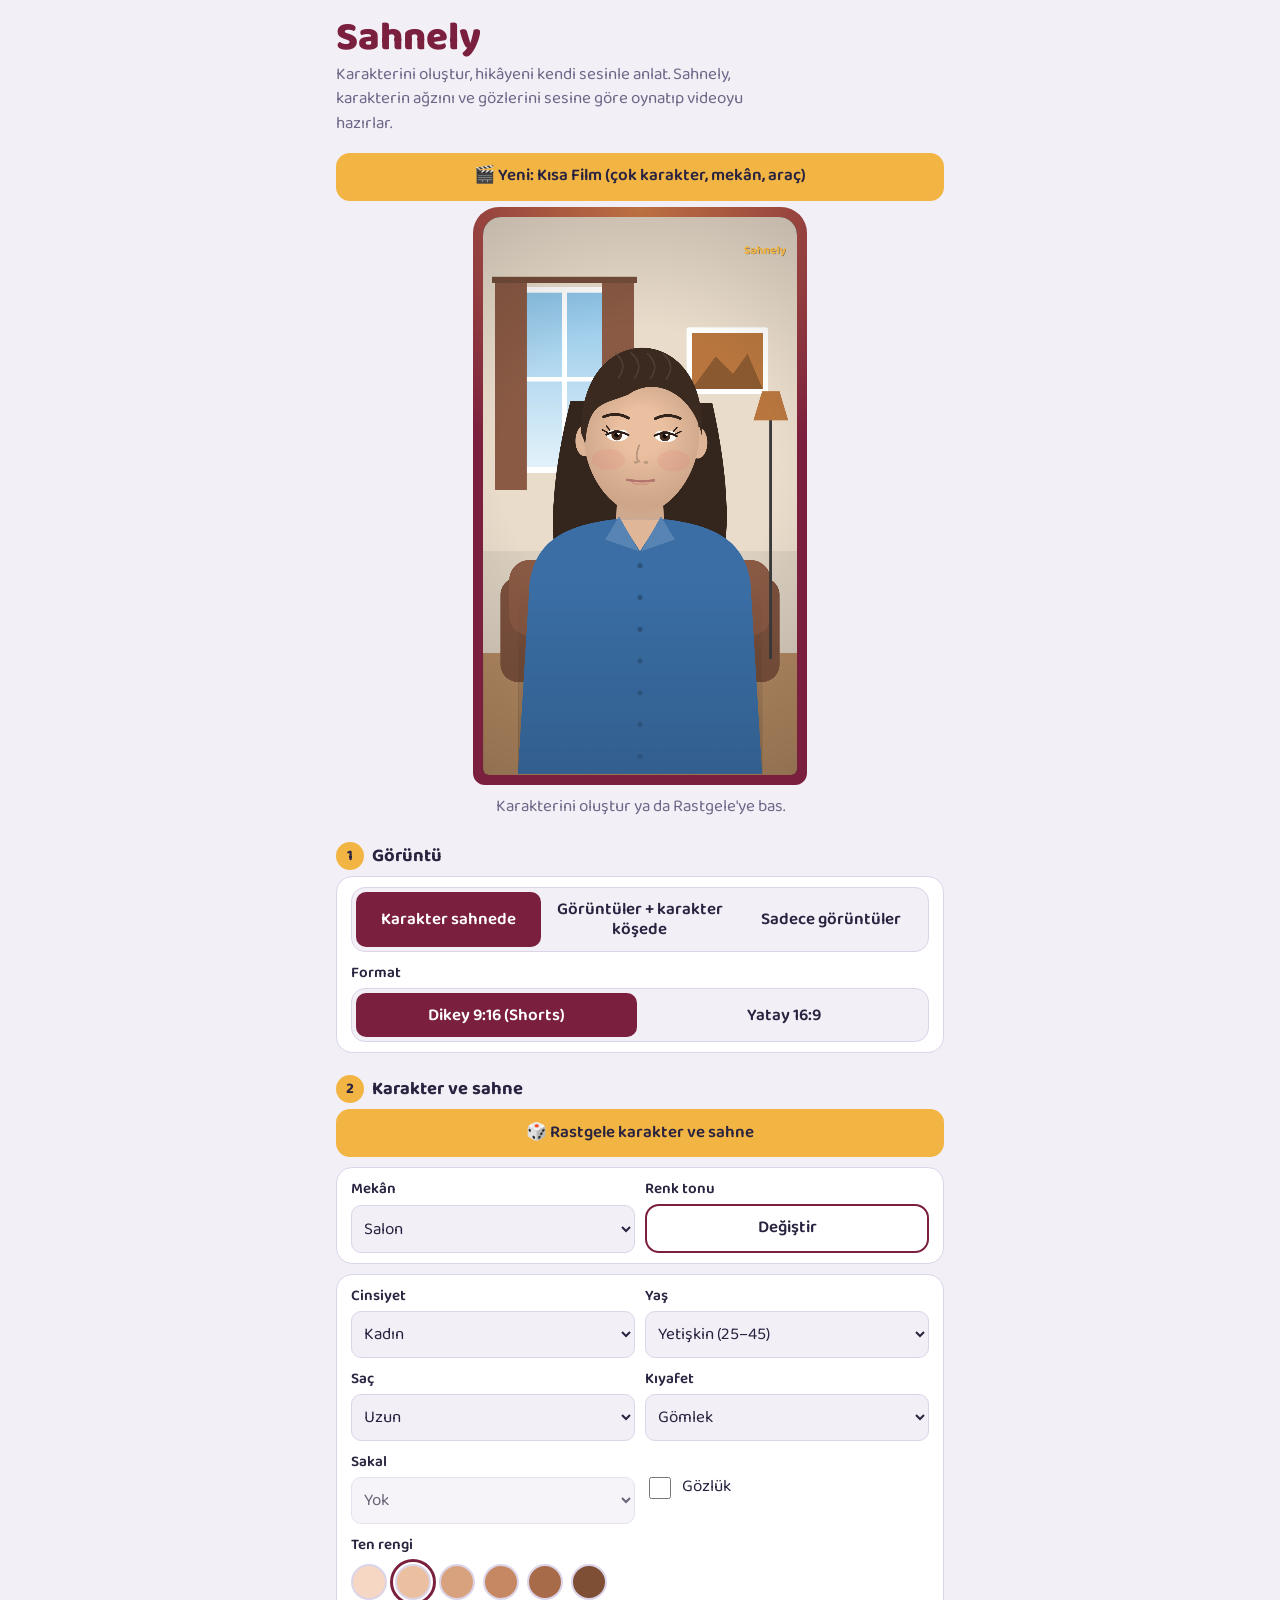
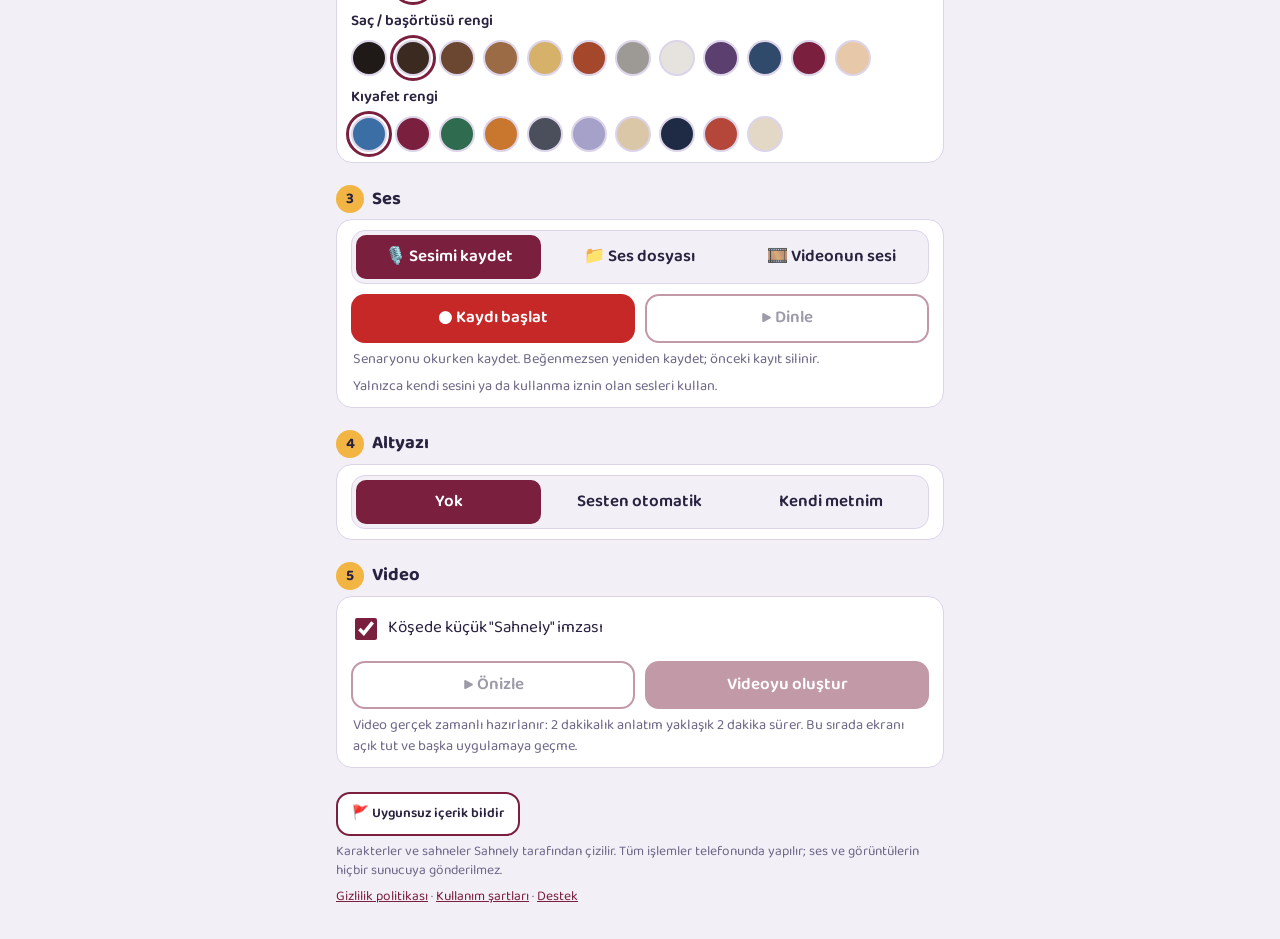
<file: index.html>
<!doctype html>
<html lang="tr">
<head>
<meta charset="utf-8">
<meta name="viewport" content="width=device-width, initial-scale=1, viewport-fit=cover">
<title>Sahnely</title>
<meta name="description" content="Kendi sesinle anlatan 2D karakterler ve ekran görüntülü hikâye videoları.">
<link rel="manifest" href="manifest.webmanifest">
<meta name="theme-color" content="#7A1F3D">
<link rel="icon" href="icon-192.png">
<link rel="apple-touch-icon" href="icon-192.png">
<link rel="preconnect" href="https://fonts.googleapis.com">
<link rel="preconnect" href="https://fonts.gstatic.com" crossorigin>
<link href="https://fonts.googleapis.com/css2?family=Baloo+2:wght@400;600;800&display=swap" rel="stylesheet">
<style>
:root{--bg:#F3EFF7;--panel:#FFFFFF;--ink:#2A2340;--muted:#6E6787;--accent:#7A1F3D;--glow:#F2B544;--line:#DCD4E8;
  color-scheme:light dark;box-sizing:border-box;padding-top:env(safe-area-inset-top,0px);padding-bottom:env(safe-area-inset-bottom,0px)}
@media (prefers-color-scheme:dark){:root:not([data-theme="light"]){--bg:#1D1B2E;--panel:#282541;--ink:#EDE8F6;--muted:#A9A2C0;--accent:#C2456E;--line:#3A3658}}
:root[data-theme="dark"]{--bg:#1D1B2E;--panel:#282541;--ink:#EDE8F6;--muted:#A9A2C0;--accent:#C2456E;--line:#3A3658}
html{scroll-padding-top:env(safe-area-inset-top,0px)}
*,*::before,*::after{box-sizing:inherit}
html,body{margin:0}
body{background:var(--bg);color:var(--ink);font-family:"Baloo 2",system-ui,-apple-system,"Segoe UI",Roboto,sans-serif;font-size:17px;line-height:1.45}
header,main,footer{max-width:640px;margin:0 auto;padding:0 16px}
header{padding-top:18px}
h1{font-size:2.5rem;font-weight:800;margin:0;line-height:1;color:var(--accent)}
header p{margin:.3rem 0 1rem;color:var(--muted);max-width:44ch}
h2{font-size:1.15rem;margin:22px 0 6px;display:flex;align-items:center;gap:8px}
h2 .n{background:var(--glow);color:#2A2340;width:28px;height:28px;border-radius:50%;display:grid;place-items:center;font-size:.95rem;flex:none}
.stage{padding:10px;border-radius:26px 26px 12px 12px;width:fit-content;max-width:100%;margin:0 auto;
  background:radial-gradient(120% 70% at 50% 0%,rgba(242,181,68,.55),rgba(242,181,68,0) 70%),var(--accent)}
.stage canvas{display:block;max-height:min(62vh,640px);width:auto;max-width:100%;border-radius:18px 18px 6px 6px;background:#000}
#status{margin:10px 2px 0;color:var(--muted);min-height:1.5em;text-align:center}
#status.err{color:var(--accent);font-weight:600}
.card{background:var(--panel);border:1px solid var(--line);border-radius:16px;padding:10px 14px}
.grid{display:grid;grid-template-columns:1fr 1fr;gap:10px}
.field{display:grid;gap:4px}
.field>span{font-weight:600;font-size:.95rem}
.hint{color:var(--muted);font-size:.9rem;margin:6px 2px 0}
select,textarea{width:100%;font:inherit;border:1px solid var(--line);border-radius:10px;padding:8px;background:var(--bg);color:var(--ink);min-height:44px}
textarea{min-height:110px;resize:vertical}
.sw{display:flex;flex-wrap:wrap;gap:8px;margin-top:4px}
.sw button{width:36px;height:36px;border-radius:50%;border:2px solid var(--line);cursor:pointer;padding:0}
.sw button[aria-pressed="true"]{outline:3px solid var(--accent);outline-offset:2px}
.chk{display:flex;align-items:center;gap:8px;min-height:44px}
.chk input{width:22px;height:22px;accent-color:var(--accent)}
.seg{display:grid;grid-auto-flow:column;grid-auto-columns:1fr;gap:6px;background:var(--bg);border:1px solid var(--line);border-radius:14px;padding:4px}
.seg button{font:inherit;font-weight:600;border:0;border-radius:10px;padding:8px 6px;min-height:44px;background:transparent;color:var(--ink);cursor:pointer;line-height:1.15}
.seg button[aria-pressed="true"]{background:var(--accent);color:#fff}
.btn{font:inherit;font-weight:600;border:0;border-radius:14px;padding:10px 14px;min-height:48px;cursor:pointer;display:inline-flex;align-items:center;justify-content:center;gap:6px;position:relative;text-decoration:none}
.btn:focus-visible,select:focus-visible,textarea:focus-visible,.sw button:focus-visible,.seg button:focus-visible{outline:3px solid var(--glow);outline-offset:2px}
.btn.primary{background:var(--accent);color:#fff}
.btn.ghost{background:var(--panel);color:var(--ink);border:2px solid var(--accent)}
.btn.amber{background:var(--glow);color:#2A2340}
.btn.rec{background:#c62828;color:#fff}
.btn:disabled{opacity:.45;cursor:default}
.btn input{position:absolute;opacity:0;width:1px;height:1px}
.actions{display:grid;grid-template-columns:1fr 1fr;gap:10px;margin-top:10px}
.gizli{display:none!important}
#medyaListe{display:flex;flex-wrap:wrap;gap:8px;margin-top:8px}
.medya{position:relative;width:62px;height:62px;border-radius:10px;overflow:hidden;background:#000}
.medya img,.medya video{width:100%;height:100%;object-fit:cover}
.medya b{position:absolute;left:4px;top:1px;color:var(--glow);text-shadow:0 0 4px #000}
.medya button{position:absolute;right:2px;top:2px;border:0;border-radius:8px;background:rgba(0,0,0,.6);color:#fff;width:24px;height:24px;cursor:pointer}
#dl{display:none;margin-top:10px;width:100%}
footer{color:var(--muted);font-size:.85rem;padding:24px 16px 32px;display:flex;flex-direction:column;gap:6px}
footer a{color:var(--accent)}
dialog{max-width:520px;width:92vw;border:1px solid var(--line);border-radius:18px;background:var(--panel);color:var(--ink);padding:16px}
dialog::backdrop{background:rgba(0,0,0,.5)}
</style>
</head>
<body>
<header>
  <h1>Sahnely</h1>
  <p>Karakterini oluştur, hikâyeni kendi sesinle anlat. Sahnely, karakterin ağzını ve gözlerini sesine göre oynatıp videoyu hazırlar.</p>
  <a class="btn amber" href="film.html" style="width:100%;margin-bottom:6px">🎬 Yeni: Kısa Film (çok karakter, mekân, araç)</a>
</header>
<main>
  <div class="stage"><canvas id="cv" width="1080" height="1920" aria-label="Video önizlemesi"></canvas></div>
  <p id="status" role="status">Karakterini oluştur ya da Rastgele'ye bas.</p>

  <h2><span class="n">1</span>Görüntü</h2>
  <div class="card">
    <div class="seg" role="group" aria-label="Görüntü düzeni">
      <button data-duzen="tam" aria-pressed="true">Karakter sahnede</button>
      <button data-duzen="kose" aria-pressed="false">Görüntüler + karakter köşede</button>
      <button data-duzen="sadece" aria-pressed="false">Sadece görüntüler</button>
    </div>
    <div id="medyaBox" class="gizli">
      <label class="btn ghost" style="width:100%;margin-top:10px">🖼️ Ekran görüntüsü / kayıt ekle<input type="file" id="medyaIn" accept="image/*,video/*" multiple></label>
      <div id="medyaListe"></div>
      <p class="hint">Görüntüler hikâye boyunca sırayla gösterilir; sıra dosya adına göredir. Videoların kendi sesi kapatılır, anlatım duyulur.</p>
    </div>
    <div class="field" style="margin-top:10px"><span>Format</span>
      <div class="seg" role="group" aria-label="Video formatı">
        <button data-format="dikey" aria-pressed="true">Dikey 9:16 (Shorts)</button>
        <button data-format="yatay" aria-pressed="false">Yatay 16:9</button>
      </div>
    </div>
  </div>

  <div id="karakterBolum">
  <h2><span class="n">2</span>Karakter ve sahne</h2>
  <button class="btn amber" id="randBtn" style="width:100%">🎲 Rastgele karakter ve sahne</button>
  <div class="card grid" style="margin-top:10px">
    <label class="field"><span>Mekân</span><select id="scene">
      <option value="salon">Salon</option><option value="mutfak">Mutfak</option><option value="park">Park</option>
      <option value="sinif">Sınıf</option><option value="hastane">Hastane odası</option><option value="sokak">Akşam sokak</option></select></label>
    <div class="field"><span>Renk tonu</span><button class="btn ghost" id="paletteBtn" style="min-height:44px">Değiştir</button></div>
  </div>
  <div class="card" style="margin-top:10px">
    <div class="grid">
      <label class="field"><span>Cinsiyet</span><select id="gender"><option value="kadin">Kadın</option><option value="erkek">Erkek</option></select></label>
      <label class="field"><span>Yaş</span><select id="age">
        <option value="genc">Genç (14–24)</option><option value="yetiskin">Yetişkin (25–45)</option>
        <option value="orta">Orta yaş (45–65)</option><option value="yasli">Yaşlı (65–85+)</option></select></label>
      <label class="field"><span>Saç</span><select id="hair">
        <option value="uzun">Uzun</option><option value="orta">Omuz hizası</option><option value="topuz">Topuz</option>
        <option value="kivircik">Kıvırcık</option><option value="kisa">Kısa</option><option value="kel">Seyrek / kel</option>
        <option value="basortusu">Başörtüsü</option></select></label>
      <label class="field"><span>Kıyafet</span><select id="outfit">
        <option value="tisort">Tişört</option><option value="gomlek">Gömlek</option><option value="ceket">Ceket</option><option value="kazak">Kazak</option></select></label>
      <label class="field"><span>Sakal</span><select id="beard">
        <option value="yok">Yok</option><option value="biyik">Bıyık</option><option value="sakal">Sakal</option><option value="kirli">Kirli sakal</option></select></label>
      <label class="chk"><input type="checkbox" id="glasses"> Gözlük</label>
    </div>
    <div class="field" style="margin-top:10px"><span>Ten rengi</span><div class="sw" id="skinSw"></div></div>
    <div class="field" style="margin-top:10px"><span>Saç / başörtüsü rengi</span><div class="sw" id="hairSw"></div></div>
    <div class="field" style="margin-top:10px"><span>Kıyafet rengi</span><div class="sw" id="clothSw"></div></div>
  </div>
  </div>

  <h2><span class="n">3</span>Ses</h2>
  <div class="card">
    <div class="seg" role="group" aria-label="Ses kaynağı">
      <button data-ses="mikrofon" aria-pressed="true">🎙️ Sesimi kaydet</button>
      <button data-ses="dosya" aria-pressed="false">📁 Ses dosyası</button>
      <button data-ses="video" aria-pressed="false">🎞️ Videonun sesi</button>
    </div>
    <div id="sesMikrofon" style="margin-top:10px">
      <div class="actions" style="margin-top:0">
        <button class="btn rec" id="kayitBtn">● Kaydı başlat</button>
        <button class="btn ghost" id="dinleBtn" disabled>▶ Dinle</button>
      </div>
      <p class="hint" id="kayitBilgi">Senaryonu okurken kaydet. Beğenmezsen yeniden kaydet; önceki kayıt silinir.</p>
    </div>
    <div id="sesDosya" class="gizli" style="margin-top:10px">
      <label class="btn ghost" style="width:100%">📁 Ses dosyası seç<input type="file" id="audIn" accept="audio/*"></label>
    </div>
    <div id="sesVideo" class="gizli" style="margin-top:10px">
      <p class="hint" style="margin-top:0">Eklediğin videolardaki anlatım kullanılır; video ve ses birebir aynı anda oynar. 1. bölümde video ekle.</p>
      <button class="btn ghost" id="videoSesBtn" style="width:100%">Videolardaki sesi al</button>
    </div>
    <p class="hint">Yalnızca kendi sesini ya da kullanma iznin olan sesleri kullan.</p>
  </div>

  <h2><span class="n">4</span>Altyazı</h2>
  <div class="card">
    <div class="seg" role="group" aria-label="Altyazı">
      <button data-alt="yok" aria-pressed="true">Yok</button>
      <button data-alt="otomatik" aria-pressed="false">Sesten otomatik</button>
      <button data-alt="metin" aria-pressed="false">Kendi metnim</button>
    </div>
    <div id="altMetinBox" class="gizli" style="margin-top:10px">
      <textarea id="metin" placeholder="Anlattığın metni buraya yaz ya da yapıştır. Altyazı, konuştuğun anlara yerleştirilir."></textarea>
    </div>
    <div id="altOtoBox" class="gizli" style="margin-top:10px">
      <button class="btn ghost" id="yaziyaBtn" style="width:100%">📝 Sesi yazıya dök</button>
      <p class="hint">İlk seferde konuşma tanıma modeli indirilir (yaklaşık 80 MB), sonra telefonda kalır. Çıkan metni düzeltmek istersen "Kendi metnim"e geç.</p>
    </div>
  </div>

  <h2><span class="n">5</span>Video</h2>
  <div class="card">
    <label class="chk"><input type="checkbox" id="imza" checked> Köşede küçük "Sahnely" imzası</label>
    <div class="actions">
      <button class="btn ghost" id="playBtn" disabled>▶ Önizle</button>
      <button class="btn primary" id="recBtn" disabled>Videoyu oluştur</button>
    </div>
    <a class="btn amber" id="dl">⬇ Videoyu indir</a>
    <p class="hint">Video gerçek zamanlı hazırlanır: 2 dakikalık anlatım yaklaşık 2 dakika sürer. Bu sırada ekranı açık tut ve başka uygulamaya geçme.</p>
  </div>
</main>
<footer>
  <button class="btn ghost" id="bildirBtn" style="align-self:flex-start;min-height:40px">🚩 Uygunsuz içerik bildir</button>
  <span>Karakterler ve sahneler Sahnely tarafından çizilir. Tüm işlemler telefonunda yapılır; ses ve görüntülerin hiçbir sunucuya gönderilmez.</span>
  <span><a href="gizlilik.html">Gizlilik politikası</a> · <a href="kullanim-sartlari.html">Kullanım şartları</a> · <a href="mailto:sahnely.destek@gmail.com">Destek</a></span>
</footer>
<dialog id="bildirDlg">
  <h2 style="margin-top:0">İçerik bildir</h2>
  <p class="hint" style="margin-top:0">Sahnely ile üretilmiş uygunsuz bir içerik gördüysen bize bildir. Bildirimler incelenir.</p>
  <label class="field"><span>Sebep</span><select id="bildirSebep">
    <option>Nefret söylemi veya taciz</option><option>Cinsel içerik</option><option>Şiddet</option>
    <option>Başkasının sesi veya kimliği izinsiz kullanılmış</option><option>Yanıltıcı veya sahte içerik</option><option>Diğer</option></select></label>
  <label class="field" style="margin-top:10px"><span>Açıklama (video bağlantısı vb.)</span><textarea id="bildirNot" style="min-height:80px"></textarea></label>
  <div class="actions">
    <button class="btn ghost" id="bildirIptal">Vazgeç</button>
    <button class="btn primary" id="bildirGonder">Bildir</button>
  </div>
</dialog>
<script>
"use strict";
const $=id=>document.getElementById(id);
const cv=$('cv'), mctx=cv.getContext('2d');
/* Karakter her zaman 1080×1920'lik ayrı bir tuvalde çizilir, sonra seçilen düzene göre videoya yerleştirilir */
const W=1080, H=1920, cc=document.createElement('canvas'); cc.width=W; cc.height=H; const ctx=cc.getContext('2d');
const statusEl=$('status'); const setStatus=(t,e)=>{statusEl.textContent=t;statusEl.classList.toggle('err',!!e);};
const ss=(a,b,x)=>{const t=Math.min(1,Math.max(0,(x-a)/(b-a)));return t*t*(3-2*t);};
const fmt=s=>`${Math.floor(s/60)}:${String(Math.floor(s%60)).padStart(2,'0')}`;
/* ---------- Renk yardımcıları ---------- */
const h2r=h=>{h=h.replace('#','');return[0,2,4].map(i=>parseInt(h.slice(i,i+2),16));};
const r2h=a=>'#'+a.map(v=>Math.round(Math.max(0,Math.min(255,v))).toString(16).padStart(2,'0')).join('');
const mix=(a,b,t)=>{const A=h2r(a),B=h2r(b);return r2h(A.map((v,i)=>v+(B[i]-v)*t));};
const shade=(h,k)=>k<0?mix(h,'#000000',-k):mix(h,'#ffffff',k);
function rng(seed){return()=>{seed|=0;seed=seed+0x6D2B79F5|0;let t=Math.imul(seed^seed>>>15,1|seed);t=t+Math.imul(t^t>>>7,61|t)^t;return((t^t>>>14)>>>0)/4294967296;};}

const SKINS=['#F6D7C3','#EBC0A0','#D9A27E','#C68863','#A86B4A','#7E4E35'];
const HAIRS=['#1f1a17','#3b2a20','#6b4630','#9a6b45','#d6b16a','#a4472b','#9d9a96','#e6e3df','#5b3f6e','#2f4a6b','#7a1f3d','#e7c9a9'];
const CLOTHS=['#3a6ea5','#7a1f3d','#2f6b4f','#c9772f','#4b4f5c','#a6a1c9','#d9c7a7','#1f2a44','#b5473a','#e3d8c6'];

/* ---------- Durum ---------- */
const S={scene:'salon',palette:1,gender:'kadin',age:'yetiskin',hair:'uzun',outfit:'gomlek',beard:'yok',glasses:false,
  skin:1,hairColor:1,cloth:0};
function swatches(id,list,key){
  const el=$(id); el.innerHTML='';
  list.forEach((c,i)=>{ const b=document.createElement('button'); b.style.background=c; b.setAttribute('aria-label',`Renk ${i+1}`);
    b.setAttribute('aria-pressed',S[key]===i); b.onclick=()=>{S[key]=i;syncUI();}; el.appendChild(b); });
}
function syncUI(){
  ['scene','gender','age','hair','outfit','beard'].forEach(k=>$(k).value=S[k]); $('glasses').checked=S.glasses;
  $('beard').disabled=S.gender!=='erkek';
  swatches('skinSw',SKINS,'skin'); swatches('hairSw',HAIRS,'hairColor'); swatches('clothSw',CLOTHS,'cloth');
  buildBg();
}
['scene','gender','age','hair','outfit','beard'].forEach(k=>$(k).onchange=()=>{S[k]=$(k).value; if(k==='gender'&&S.gender==='kadin') S.beard='yok'; syncUI();});
$('glasses').onchange=()=>{S.glasses=$('glasses').checked;};
$('paletteBtn').onclick=()=>{S.palette=(S.palette%3)+1; buildBg();};
$('randBtn').onclick=()=>{
  const R=Math.random, pick=a=>a[Math.floor(R()*a.length)];
  S.gender=R()<0.5?'kadin':'erkek'; S.age=pick(['genc','yetiskin','orta','yasli']);
  S.hair=S.gender==='kadin'?pick(['uzun','orta','topuz','kivircik','basortusu']):(S.age==='yasli'&&R()<0.45?'kel':pick(['kisa','kisa','kivircik']));
  S.beard=S.gender==='erkek'?pick(['yok','yok','biyik','sakal','kirli']):'yok';
  S.glasses=R()<(S.age==='yasli'?0.55:0.25); S.outfit=pick(['tisort','gomlek','ceket','kazak']);
  S.skin=Math.floor(R()*SKINS.length); S.hairColor=Math.floor(R()*(S.hair==='basortusu'?HAIRS.length:6)); S.cloth=Math.floor(R()*CLOTHS.length);
  S.scene=pick(['salon','mutfak','park','sinif','hastane','sokak']); S.palette=1+Math.floor(R()*3);
  syncUI();
};

/* ---------- Sahne çizimleri (arka plan bir kez çizilir) ---------- */
const bg=document.createElement('canvas'); bg.width=W; bg.height=H; const b=bg.getContext('2d');
function rr(g,x,y,w,h,r){g.beginPath();g.moveTo(x+r,y);g.arcTo(x+w,y,x+w,y+h,r);g.arcTo(x+w,y+h,x,y+h,r);g.arcTo(x,y+h,x,y,r);g.arcTo(x,y,x+w,y,r);g.closePath();}
function tree(x,y,s,c){ b.fillStyle='#6b4a32'; b.fillRect(x-14*s,y-40*s,28*s,140*s);
  b.fillStyle=c; [[0,-120,95],[-70,-70,75],[70,-70,75],[0,-40,80]].forEach(([dx,dy,r])=>{b.beginPath();b.arc(x+dx*s,y+dy*s,r*s,0,7);b.fill();}); }
function buildBg(){
  const P=S.palette, R=rng(P*97+S.scene.length);
  const pal={salon:[['#E9DCCB','#8A5A44','#B8763E'],['#DCE6E1','#4F6D7A','#D9A441'],['#EADDE8','#6E4F7A','#C76B5A']],
    mutfak:[['#F2EBDD','#5F8A6E','#D7B98E'],['#EAF0F4','#486A8A','#C9A27A'],['#F5E6D3','#A2553F','#E0C097']],
    park:[['#9ED3F0','#6BAF5B','#3E8E4A'],['#F6C59B','#8FB45B','#4F7D3A'],['#BFD8EE','#7FA36B','#55784A']],
    sinif:[['#E8E4D8','#2F5D4A','#A8754B'],['#DDE5EC','#2B4F5E','#9A7650'],['#EFE3D1','#33584C','#B5824D']],
    hastane:[['#DDEBE6','#9CC5BC','#7FA9C9'],['#E8EEF3','#A9C3D9','#86B5A8'],['#EEE9E1','#B9CFC7','#8FA9C2']],
    sokak:[['#F2A65A','#3B3A5C','#F6D365'],['#7FA7D9','#3C4A63','#F4E3A1'],['#E57C5B','#2E2B47','#FFD27A']]}[S.scene][P-1];
  const [c1,c2,c3]=pal;
  b.clearRect(0,0,W,H);
  if(S.scene==='salon'){
    b.fillStyle=c1; b.fillRect(0,0,W,H); b.fillStyle=shade(c1,-0.06); b.fillRect(0,1150,W,350);
    b.fillStyle='#b48a62'; b.fillRect(0,1500,W,420); b.fillStyle='rgba(0,0,0,.06)'; for(let x=0;x<W;x+=120) b.fillRect(x,1500,4,420);
    const sky=b.createLinearGradient(0,260,0,860); sky.addColorStop(0,'#8EC5E8'); sky.addColorStop(1,'#E3F2FA');
    b.fillStyle='#fff'; rr(b,70,240,420,640,10); b.fill(); b.fillStyle=sky; b.fillRect(90,260,380,600);
    b.fillStyle='#fff'; b.fillRect(272,260,16,600); b.fillRect(90,550,380,16);
    b.fillStyle=c2; b.fillRect(40,220,110,720); b.fillRect(410,220,110,720); b.fillStyle=shade(c2,-0.15); b.fillRect(30,205,500,22);
    b.fillStyle='#fff'; rr(b,700,380,280,230,6); b.fill(); b.fillStyle=c3; b.fillRect(718,398,244,194);
    b.fillStyle=shade(c3,-0.25); b.beginPath(); b.moveTo(718,592); b.lineTo(800,480); b.lineTo(860,540); b.lineTo(910,470); b.lineTo(962,592); b.fill();
    b.fillStyle=shade(c2,-0.1); rr(b,60,1240,960,360,60); b.fill(); b.fillStyle=c2; rr(b,90,1180,900,260,70); b.fill();
    b.fillStyle='#3b3b3b'; b.fillRect(985,700,10,820); b.fillStyle=c3; b.beginPath(); b.moveTo(930,700); b.lineTo(1050,700); b.lineTo(1020,600); b.lineTo(960,600); b.fill();
  } else if(S.scene==='mutfak'){
    b.fillStyle=c1; b.fillRect(0,0,W,H);
    b.fillStyle=c2; for(let i=0;i<4;i++){ rr(b,40+i*255,220,235,470,14); b.fill(); }
    b.fillStyle='#d9d4c7'; for(let i=0;i<4;i++) b.fillRect(140+i*255,620,40,12);
    b.fillStyle=shade(c1,-0.05); b.fillRect(0,1000,W,260); b.strokeStyle='rgba(0,0,0,.08)'; b.lineWidth=3;
    for(let y=1000;y<=1260;y+=65){b.beginPath();b.moveTo(0,y);b.lineTo(W,y);b.stroke();} for(let x=0;x<=W;x+=65){b.beginPath();b.moveTo(x,1000);b.lineTo(x,1260);b.stroke();}
    b.fillStyle=c3; b.fillRect(0,1250,W,70); b.fillStyle=shade(c2,-0.1); b.fillRect(0,1320,W,600);
    b.fillStyle='#d9d4c7'; for(let i=0;i<4;i++) b.fillRect(110+i*255,1400,60,12);
    b.strokeStyle='#333'; b.lineWidth=6; b.beginPath(); b.moveTo(540,0); b.lineTo(540,140); b.stroke();
    b.fillStyle='#333'; b.beginPath(); b.moveTo(470,190); b.lineTo(610,190); b.lineTo(580,140); b.lineTo(500,140); b.fill();
    b.fillStyle='rgba(255,230,160,.35)'; b.beginPath(); b.ellipse(540,200,80,18,0,0,7); b.fill();
  } else if(S.scene==='park'){
    const sky=b.createLinearGradient(0,0,0,1300); sky.addColorStop(0,c1); sky.addColorStop(1,'#F4FAFD'); b.fillStyle=sky; b.fillRect(0,0,W,H);
    b.fillStyle='rgba(255,236,170,.9)'; b.beginPath(); b.arc(860,260,90,0,7); b.fill();
    b.fillStyle='rgba(255,255,255,.85)'; [[220,300],[620,180]].forEach(([x,y])=>{[[0,0,50],[45,-15,60],[95,0,48]].forEach(([dx,dy,r])=>{b.beginPath();b.arc(x+dx,y+dy,r,0,7);b.fill();});});
    b.fillStyle=shade(c2,0.2); b.beginPath(); b.ellipse(250,1250,520,200,0,0,7); b.fill(); b.beginPath(); b.ellipse(900,1280,480,220,0,0,7); b.fill();
    b.fillStyle=c2; b.fillRect(0,1300,W,620);
    tree(130,1150,1.5,c3); tree(950,1120,1.7,shade(c3,0.1)); tree(780,1250,1,shade(c3,-0.1));
    b.fillStyle='#e6d7b8'; b.beginPath(); b.moveTo(380,1920); b.lineTo(470,1300); b.lineTo(610,1300); b.lineTo(700,1920); b.fill();
    b.fillStyle='#7a5236'; rr(b,140,1380,800,40,10); b.fill(); rr(b,140,1440,800,40,10); b.fill(); b.fillRect(180,1480,24,160); b.fillRect(876,1480,24,160);
  } else if(S.scene==='sinif'){
    b.fillStyle=c1; b.fillRect(0,0,W,H); b.fillStyle=shade(c1,-0.08); b.fillRect(0,1300,W,620);
    b.fillStyle=c3; rr(b,100,280,880,580,14); b.fill(); b.fillStyle=c2; b.fillRect(124,304,832,532);
    b.strokeStyle='rgba(255,255,255,.55)'; b.lineWidth=5; b.lineCap='round';
    for(let i=0;i<5;i++){ const y=380+i*90, x0=170, len=200+R()*420; b.beginPath(); b.moveTo(x0,y); for(let x=x0;x<x0+len;x+=26) b.lineTo(x,y+Math.sin(x*0.15)*7); b.stroke(); }
    b.fillStyle='#fff'; b.beginPath(); b.arc(920,180,62,0,7); b.fill(); b.strokeStyle='#333'; b.lineWidth=6; b.stroke();
    b.beginPath(); b.moveTo(920,180); b.lineTo(920,140); b.moveTo(920,180); b.lineTo(950,190); b.stroke();
    b.fillStyle=c3; for(let i=0;i<3;i++){ b.fillRect(40+i*370,1500,300,40); b.fillRect(60+i*370,1540,20,200); b.fillRect(300+i*370,1540,20,200); }
  } else if(S.scene==='hastane'){
    b.fillStyle=c1; b.fillRect(0,0,W,H); b.fillStyle=shade(c1,-0.07); b.fillRect(0,1450,W,470);
    b.fillStyle='#fff'; rr(b,640,260,380,560,8); b.fill(); b.fillStyle=c3; b.fillRect(660,280,340,520);
    b.fillStyle='rgba(255,255,255,.85)'; for(let y=290;y<800;y+=34) b.fillRect(660,y,340,20);
    b.fillStyle='#8a8f96'; b.fillRect(0,150,560,10); b.fillStyle=c2; for(let i=0;i<5;i++){ b.beginPath(); b.moveTo(20+i*100,160); b.quadraticCurveTo(70+i*100,700,20+i*100,1200); b.lineTo(120+i*100,1200); b.quadraticCurveTo(70+i*100,700,120+i*100,160); b.fill(); }
    b.fillStyle='#e9eef2'; rr(b,140,1150,800,420,40); b.fill(); b.fillStyle='#c9d3db'; rr(b,140,1150,800,60,30); b.fill();
    b.fillStyle='#4b5560'; rr(b,830,560,170,120,10); b.fill(); b.strokeStyle='#7CFC9A'; b.lineWidth=4; b.beginPath();
    b.moveTo(845,625); b.lineTo(880,625); b.lineTo(895,590); b.lineTo(910,655); b.lineTo(925,625); b.lineTo(985,625); b.stroke();
  } else if(S.scene==='sokak'){
    const sky=b.createLinearGradient(0,0,0,1200); sky.addColorStop(0,c2); sky.addColorStop(1,c1); b.fillStyle=sky; b.fillRect(0,0,W,H);
    let x=-20; while(x<W){ const w=150+R()*140, h=500+R()*600; b.fillStyle=shade(c2,0.05+R()*0.15); b.fillRect(x,1400-h,w,h);
      b.fillStyle=c3; for(let wy=1400-h+40;wy<1340;wy+=90) for(let wx=x+22;wx<x+w-40;wx+=56) if(R()<0.55) b.fillRect(wx,wy,30,46); x+=w+10; }
    b.fillStyle='#4a4a55'; b.fillRect(0,1400,W,520); b.fillStyle='#8c8c96'; b.fillRect(0,1400,W,70);
    b.fillStyle='#2e2e36'; b.fillRect(900,700,16,720); b.fillStyle=c3; b.beginPath(); b.arc(908,690,34,0,7); b.fill();
    const glow=b.createRadialGradient(908,690,10,908,690,220); glow.addColorStop(0,'rgba(255,220,140,.45)'); glow.addColorStop(1,'rgba(255,220,140,0)'); b.fillStyle=glow; b.fillRect(680,470,460,460);
  }
  const v=b.createRadialGradient(W/2,H*0.45,H*0.25,W/2,H*0.5,H*0.75); v.addColorStop(0,'rgba(0,0,0,0)'); v.addColorStop(1,'rgba(0,0,0,.28)');
  b.fillStyle=v; b.fillRect(0,0,W,H);
}

/* ---------- Karakter ---------- */
const HX=540, HY=800, HS=1.22;   // HS: kafa ölçeği (Shorts'ta yüz büyük görünsün)
function agedHair(){
  const base=HAIRS[S.hairColor]; if(S.hair==='basortusu') return base;
  return S.age==='orta'?mix(base,'#a8a6a2',0.3):S.age==='yasli'?mix(base,'#dcdad6',0.75):base;
}
function facePath(g,rx,ry){
  g.beginPath(); g.moveTo(HX,HY-ry);
  g.bezierCurveTo(HX+rx*0.6,HY-ry,HX+rx,HY-ry*0.55,HX+rx,HY-ry*0.02);
  g.bezierCurveTo(HX+rx,HY+ry*0.48,HX+rx*0.5,HY+ry,HX,HY+ry);
  g.bezierCurveTo(HX-rx*0.5,HY+ry,HX-rx,HY+ry*0.48,HX-rx,HY-ry*0.02);
  g.bezierCurveTo(HX-rx,HY-ry*0.55,HX-rx*0.6,HY-ry,HX,HY-ry); g.closePath();
}
function drawBody(breath){
  const cloth=CLOTHS[S.cloth], skin=SKINS[S.skin];
  ctx.save(); ctx.translate(HX,1100); ctx.scale(1,1+breath); ctx.translate(-HX,-1100);
  ctx.fillStyle=shade(skin,-0.12); ctx.beginPath(); ctx.moveTo(HX-76,930); ctx.lineTo(HX+76,930); ctx.lineTo(HX+86,1090); ctx.lineTo(HX-86,1090); ctx.fill();
  ctx.fillStyle=cloth; ctx.beginPath(); ctx.moveTo(HX-90,1040);
  ctx.bezierCurveTo(HX-250,1060,HX-360,1110,HX-380,1260); ctx.lineTo(HX-420,1920); ctx.lineTo(HX+420,1920); ctx.lineTo(HX+380,1260);
  ctx.bezierCurveTo(HX+360,1110,HX+250,1060,HX+90,1040); ctx.closePath(); ctx.fill();
  const shd=ctx.createLinearGradient(0,1250,0,1920); shd.addColorStop(0,'rgba(0,0,0,0)'); shd.addColorStop(1,'rgba(0,0,0,.14)'); ctx.fillStyle=shd; ctx.fillRect(HX-420,1250,840,670);
  if(S.outfit==='tisort'){ ctx.fillStyle=shade(skin,-0.05); ctx.beginPath(); ctx.ellipse(HX,1050,95,48,0,0,Math.PI); ctx.fill();
    ctx.strokeStyle=shade(cloth,-0.2); ctx.lineWidth=10; ctx.beginPath(); ctx.ellipse(HX,1050,100,52,0,0,Math.PI); ctx.stroke(); }
  if(S.outfit==='gomlek'||S.outfit==='ceket'){
    if(S.outfit==='ceket'){ ctx.fillStyle='#f1eee8'; ctx.beginPath(); ctx.moveTo(HX-110,1045); ctx.lineTo(HX+110,1045); ctx.lineTo(HX+40,1920); ctx.lineTo(HX-40,1920); ctx.fill();
      ctx.fillStyle=shade(cloth,-0.18); [[-1],[1]].forEach(([s])=>{ ctx.beginPath(); ctx.moveTo(HX+s*100,1045); ctx.lineTo(HX+s*170,1110); ctx.lineTo(HX+s*60,1500); ctx.lineTo(HX+s*30,1500); ctx.fill(); }); }
    const col=S.outfit==='ceket'?'#ffffff':shade(cloth,0.15);
    ctx.fillStyle=shade(skin,-0.05); ctx.beginPath(); ctx.moveTo(HX-70,1040); ctx.lineTo(HX+70,1040); ctx.lineTo(HX,1150); ctx.fill();
    ctx.fillStyle=col; [-1,1].forEach(s=>{ ctx.beginPath(); ctx.moveTo(HX+s*72,1030); ctx.lineTo(HX+s*4,1150); ctx.lineTo(HX+s*120,1110); ctx.closePath(); ctx.fill(); });
    if(S.outfit==='gomlek'){ ctx.fillStyle=shade(cloth,-0.25); for(let y=1200;y<1900;y+=110){ ctx.beginPath(); ctx.arc(HX,y,9,0,7); ctx.fill(); } }
  }
  if(S.outfit==='kazak'){ ctx.fillStyle=shade(cloth,-0.12); rr(ctx,HX-105,1010,210,70,30); ctx.fill();
    ctx.strokeStyle=shade(cloth,-0.25); ctx.lineWidth=4; for(let x=HX-90;x<=HX+90;x+=18){ ctx.beginPath(); ctx.moveTo(x,1018); ctx.lineTo(x,1072); ctx.stroke(); } }
  ctx.restore();
}
function hairBack(hc){
  ctx.fillStyle=shade(hc,-0.1);
  if(S.hair==='uzun'){ ctx.beginPath(); ctx.moveTo(HX-200,700); ctx.bezierCurveTo(HX-260,950,HX-260,1150,HX-200,1250); ctx.lineTo(HX+200,1250);
    ctx.bezierCurveTo(HX+260,1150,HX+260,950,HX+200,700); ctx.closePath(); ctx.fill(); }
  if(S.hair==='orta'){ ctx.beginPath(); ctx.moveTo(HX-205,700); ctx.bezierCurveTo(HX-240,850,HX-230,960,HX-190,1010); ctx.lineTo(HX+190,1010);
    ctx.bezierCurveTo(HX+230,960,HX+240,850,HX+205,700); ctx.closePath(); ctx.fill(); }
  if(S.hair==='kivircik'&&S.gender==='kadin'){ for(let i=0;i<14;i++){ const a=Math.PI*(0.05+i*0.064); ctx.beginPath(); ctx.arc(HX+Math.cos(a)*215,HY-30+Math.sin(a)*190*0.0+i%2*30+ (a>Math.PI/2?0:0),70,0,7); ctx.fill(); }
    ctx.beginPath(); ctx.ellipse(HX,HY+40,250,240,0,0,7); ctx.fill(); }
}
function hairFront(hc,rx,ry){
  ctx.fillStyle=hc;
  if(S.hair==='kel'){ [-1,1].forEach(s=>{ ctx.beginPath(); ctx.ellipse(HX+s*(rx-10),HY-30,30,80,s*0.15,0,7); ctx.fill(); }); return; }
  if(S.hair==='kivircik'){ for(let i=0;i<11;i++){ const a=Math.PI*(1.02+i*0.096); ctx.beginPath(); ctx.arc(HX+Math.cos(a)*(rx-5),HY-40+Math.sin(a)*(ry-10),58,0,7); ctx.fill(); } return; }
  // kafa üstü
  ctx.beginPath(); ctx.moveTo(HX-rx-8,HY-10);
  ctx.bezierCurveTo(HX-rx-22,HY-ry-125,HX+rx+22,HY-ry-125,HX+rx+8,HY-10);
  if(S.hair==='kisa'){ ctx.bezierCurveTo(HX+rx-10,HY-90,HX+rx-40,HY-ry+50,HX+20,HY-ry+55); ctx.bezierCurveTo(HX-60,HY-ry+40,HX-rx+20,HY-ry+80,HX-rx+10,HY-60); }
  else { ctx.bezierCurveTo(HX+rx-15,HY-120,HX+40,HY-ry+30,HX-40,HY-ry+90); ctx.bezierCurveTo(HX-110,HY-ry+120,HX-rx+10,HY-100,HX-rx+4,HY+20); }
  ctx.closePath(); ctx.fill();
  if(S.hair==='topuz'){ ctx.beginPath(); ctx.arc(HX,HY-ry-60,75,0,7); ctx.fill(); }
  ctx.strokeStyle=shade(hc,0.18); ctx.lineWidth=5; ctx.globalAlpha=.5;
  for(let i=0;i<4;i++){ ctx.beginPath(); ctx.moveTo(HX-80+i*45,HY-ry-28); ctx.quadraticCurveTo(HX-40+i*45,HY-ry+5,HX-70+i*45,HY-ry+45); ctx.stroke(); }
  ctx.globalAlpha=1;
}
function scarf(c,rx,ry){
  ctx.fillStyle=shade(c,-0.12); ctx.beginPath(); ctx.moveTo(HX-rx-40,HY+60); ctx.bezierCurveTo(HX-rx-60,HY+260,HX-330,1120,HX-360,1260);
  ctx.lineTo(HX+360,1260); ctx.bezierCurveTo(HX+330,1120,HX+rx+60,HY+260,HX+rx+40,HY+60); ctx.closePath(); ctx.fill();
  ctx.fillStyle=c; ctx.beginPath(); ctx.ellipse(HX,HY-25,rx+48,ry+55,0,0,7); ctx.fill();
  ctx.strokeStyle=shade(c,-0.2); ctx.lineWidth=6; ctx.beginPath(); ctx.ellipse(HX,HY-25,rx+20,ry+28,0,Math.PI*1.1,Math.PI*1.9); ctx.stroke();
}
function eye(x,y,blink,gz,fem,young){
  const rx=31, ry=young?21:18, skin=SKINS[S.skin];
  ctx.save(); ctx.beginPath(); ctx.ellipse(x,y,rx,ry,0,0,7); ctx.fillStyle='#fbfaf7'; ctx.fill(); ctx.clip();
  const ix=x+gz[0]*9, iy=y+gz[1]*5;
  ctx.fillStyle='#4a3326'; ctx.beginPath(); ctx.arc(ix,iy,15,0,7); ctx.fill();
  ctx.fillStyle='#120b08'; ctx.beginPath(); ctx.arc(ix,iy,7,0,7); ctx.fill();
  ctx.fillStyle='#fff'; ctx.beginPath(); ctx.arc(ix+5,iy-5,4,0,7); ctx.fill();
  const lid=(S.age==='yasli'?0.28:0.16)+0.84*blink;
  ctx.fillStyle=skin; ctx.fillRect(x-rx-2,y-ry-2,rx*2+4,(ry*2+4)*lid);
  ctx.fillStyle=shade(skin,-0.08); ctx.fillRect(x-rx-2,y+ry-(ry*2+4)*blink*0.25,rx*2+4,ry*2);
  ctx.restore();
  ctx.strokeStyle='#2a1d17'; ctx.lineWidth=fem?6:4; ctx.lineCap='round';
  const ly=y-ry+(ry*2)*lid;
  ctx.beginPath(); ctx.moveTo(x-rx,y); ctx.quadraticCurveTo(x,Math.min(ly,y+ry)-(blink>0.9?0:ry*0.25),x+rx,y); ctx.stroke();
  if(fem&&blink<0.6){ const s=x<HX?-1:1; ctx.lineWidth=4;
    ctx.beginPath(); ctx.moveTo(x+s*rx*0.92,y-ry*0.35); ctx.lineTo(x+s*(rx+12),y-ry*0.75); ctx.stroke();
    ctx.beginPath(); ctx.moveTo(x+s*rx*0.7,y-ry*0.72); ctx.lineTo(x+s*(rx*0.82+6),y-ry-6); ctx.stroke(); }
}
function mouth(open,wide){
  const skin=SKINS[S.skin], lip=S.gender==='kadin'?mix(skin,'#b34a5a',0.45):mix(skin,'#8a4a44',0.3);
  const round=Math.max(0,-wide), hw=38*(1+0.22*Math.max(0,wide))-9*round*Math.min(1,open*3), mx=HX, my=HY+118;
  if(open<0.04){ ctx.strokeStyle=shade(lip,-0.15); ctx.lineWidth=7; ctx.lineCap='round';
    ctx.beginPath(); ctx.moveTo(mx-hw,my); ctx.quadraticCurveTo(mx,my+7,mx+hw,my); ctx.stroke();
    ctx.strokeStyle=lip; ctx.lineWidth=5; ctx.beginPath(); ctx.moveTo(mx-hw*0.6,my+9); ctx.quadraticCurveTo(mx,my+16,mx+hw*0.6,my+9); ctx.globalAlpha=.6; ctx.stroke(); ctx.globalAlpha=1; return; }
  const h=6+open*46;
  ctx.fillStyle=lip; ctx.beginPath(); ctx.moveTo(mx-hw-4,my); ctx.bezierCurveTo(mx-hw*0.5,my-h*0.55-8,mx+hw*0.5,my-h*0.55-8,mx+hw+4,my);
  ctx.bezierCurveTo(mx+hw*0.6,my+h+10,mx-hw*0.6,my+h+10,mx-hw-4,my); ctx.fill();
  ctx.save(); ctx.beginPath(); ctx.moveTo(mx-hw+2,my); ctx.bezierCurveTo(mx-hw*0.45,my-h*0.4,mx+hw*0.45,my-h*0.4,mx+hw-2,my);
  ctx.bezierCurveTo(mx+hw*0.5,my+h,mx-hw*0.5,my+h,mx-hw+2,my); ctx.closePath(); ctx.fillStyle='#3d1418'; ctx.fill(); ctx.clip();
  if(open>0.15){ ctx.fillStyle='#f4efe6'; ctx.fillRect(mx-hw,my-h*0.45,hw*2,Math.min(16,h*0.32)); }
  if(open>0.35){ ctx.fillStyle='#b4505a'; ctx.beginPath(); ctx.ellipse(mx,my+h*0.75,hw*0.6,h*0.35,0,0,7); ctx.fill(); }
  ctx.restore();
}
function drawHead(A,t){
  const fem=S.gender==='kadin', young=S.age==='genc', skin=SKINS[S.skin], hc=agedHair();
  const rx=fem?162:176, ry=fem?212:220;
  if(S.hair==='basortusu') scarf(hc,rx,ry);
  [-1,1].forEach(s=>{ if(S.hair==='basortusu') return; ctx.fillStyle=shade(skin,-0.06); ctx.beginPath(); ctx.ellipse(HX+s*(rx-2),HY+10,26,44,0,0,7); ctx.fill(); });
  facePath(ctx,rx,ry); ctx.fillStyle=skin; ctx.fill();
  const sh=ctx.createRadialGradient(HX,HY-20,rx*0.4,HX,HY,rx*1.15); sh.addColorStop(0,'rgba(0,0,0,0)'); sh.addColorStop(1,'rgba(60,30,20,.16)');
  facePath(ctx,rx,ry); ctx.fillStyle=sh; ctx.fill();
  if(S.gender==='erkek'&&S.beard==='kirli'){ ctx.save(); facePath(ctx,rx,ry); ctx.clip(); ctx.fillStyle=mix(skin,agedHair(),0.35); ctx.globalAlpha=.45;
    ctx.beginPath(); ctx.ellipse(HX,HY+150,rx*0.95,120,0,0,7); ctx.fill(); ctx.restore(); }
  ctx.fillStyle='rgba(225,110,110,.14)'; [-1,1].forEach(s=>{ ctx.beginPath(); ctx.ellipse(HX+s*92,HY+62,46,30,0,0,7); ctx.fill(); });
  // kırışıklıklar
  if(S.age==='orta'||S.age==='yasli'){ const a=S.age==='yasli'?0.55:0.25; ctx.strokeStyle=`rgba(90,50,35,${a})`; ctx.lineWidth=4; ctx.lineCap='round';
    [-1,1].forEach(s=>{ ctx.beginPath(); ctx.moveTo(HX+s*42,HY+70); ctx.quadraticCurveTo(HX+s*72,HY+110,HX+s*60,HY+140); ctx.stroke(); });
    if(S.age==='yasli'){ for(let i=0;i<3;i++){ ctx.beginPath(); ctx.moveTo(HX-70,HY-120-i*24); ctx.quadraticCurveTo(HX,HY-130-i*24,HX+70,HY-120-i*24); ctx.stroke(); }
      [-1,1].forEach(s=>{ for(let i=0;i<2;i++){ ctx.beginPath(); ctx.moveTo(HX+s*108,HY-14+i*16); ctx.lineTo(HX+s*128,HY-22+i*20); ctx.stroke(); } }); } }
  if(S.hair!=='basortusu') hairFront(hc,rx,ry);
  // kaşlar
  const by=HY-62-A.brow*16; ctx.strokeStyle=shade(agedHair(),-0.15); ctx.lineWidth=fem?8:12; ctx.lineCap='round';
  [-1,1].forEach(s=>{ ctx.beginPath(); ctx.moveTo(HX+s*38,by+6); ctx.quadraticCurveTo(HX+s*72,by-12-A.brow*4,HX+s*108,by+4); ctx.stroke(); });
  eye(HX-68,HY-8,A.blink,A.gaze,fem,young); eye(HX+68,HY-8,A.blink,A.gaze,fem,young);
  // burun
  ctx.strokeStyle=shade(skin,-0.22); ctx.lineWidth=5; ctx.beginPath(); ctx.moveTo(HX-6,HY+20); ctx.quadraticCurveTo(HX-20,HY+60,HX-4,HY+66); ctx.stroke();
  ctx.fillStyle=shade(skin,-0.2); [-1,1].forEach(s=>{ ctx.beginPath(); ctx.ellipse(HX+s*14,HY+68,7,4,0,0,7); ctx.fill(); });
  if(S.gender==='erkek'&&S.beard==='sakal'){ ctx.fillStyle=agedHair(); ctx.beginPath(); ctx.moveTo(HX-rx+8,HY+30);
    ctx.bezierCurveTo(HX-rx+10,HY+ry*0.75,HX-80,HY+ry+30,HX,HY+ry+34); ctx.bezierCurveTo(HX+80,HY+ry+30,HX+rx-10,HY+ry*0.75,HX+rx-8,HY+30);
    ctx.bezierCurveTo(HX+rx-30,HY+110,HX+60,HY+90,HX,HY+95); ctx.bezierCurveTo(HX-60,HY+90,HX-rx+30,HY+110,HX-rx+8,HY+30); ctx.fill();
    ctx.fillStyle=mix(skin,agedHair(),0.25); ctx.beginPath(); ctx.ellipse(HX,HY+122,50,16+A.open*28,0,0,7); ctx.fill(); }
  mouth(A.open,A.wide);
  if(S.gender==='erkek'&&(S.beard==='biyik'||S.beard==='sakal')){ ctx.fillStyle=agedHair(); ctx.beginPath(); ctx.moveTo(HX-56,HY+112);
    ctx.quadraticCurveTo(HX-30,HY+84,HX,HY+94); ctx.quadraticCurveTo(HX+30,HY+84,HX+56,HY+112); ctx.quadraticCurveTo(HX,HY+102,HX-56,HY+112); ctx.fill(); }
  if(S.glasses){ ctx.strokeStyle='#2b2b30'; ctx.lineWidth=7; ctx.fillStyle='rgba(200,225,255,.12)';
    [-1,1].forEach(s=>{ rr(ctx,HX+s*68-48,HY-42,96,70,22); ctx.fill(); ctx.stroke(); });
    ctx.beginPath(); ctx.moveTo(HX-20,HY-12); ctx.quadraticCurveTo(HX,HY-24,HX+20,HY-12); ctx.stroke(); }
}

/* ---------- Ses analizi (ağız hareketleri) ---------- */
function fft(re,im){const n=re.length;for(let i=1,j=0;i<n;i++){let bit=n>>1;for(;j&bit;bit>>=1)j^=bit;j^=bit;if(i<j){[re[i],re[j]]=[re[j],re[i]];[im[i],im[j]]=[im[j],im[i]];}}
  for(let len=2;len<=n;len<<=1){const ang=-2*Math.PI/len,wr=Math.cos(ang),wi=Math.sin(ang);for(let i=0;i<n;i+=len){let cr=1,ci=0;for(let k=0;k<len/2;k++){const a=i+k,b2=a+len/2,tr=re[b2]*cr-im[b2]*ci,ti=re[b2]*ci+im[b2]*cr;re[b2]=re[a]-tr;im[b2]=im[a]-ti;re[a]+=tr;im[a]+=ti;const t=cr*wr-ci*wi;ci=cr*wi+ci*wr;cr=t;}}}}
async function analyze(buf,onP){
  const sr=buf.sampleRate,L=buf.length,chs=buf.numberOfChannels,mono=new Float32Array(L);
  for(let c=0;c<chs;c++){const d=buf.getChannelData(c);for(let i=0;i<L;i++)mono[i]+=d[i]/chs;}
  const FPS=30,N=1024,F=Math.ceil(L/sr*FPS)+1,win=new Float32Array(N);for(let i=0;i<N;i++)win[i]=0.5-0.5*Math.cos(2*Math.PI*i/(N-1));
  const re=new Float32Array(N),im=new Float32Array(N),rms=new Float32Array(F),lr=new Float32Array(F),sib=new Float32Array(F);
  const bin=f=>Math.min(N/2-1,Math.round(f/(sr/N))),B=[bin(150),bin(900),bin(2500),bin(5000),bin(9000)];
  for(let k=0;k<F;k++){const s0=Math.round(k*sr/FPS)-N/2;let e=0;for(let i=0;i<N;i++){const x=(s0+i>=0&&s0+i<L)?mono[s0+i]:0;e+=x*x;re[i]=x*win[i];im[i]=0;}
    rms[k]=Math.sqrt(e/N);fft(re,im);const band=(a,c)=>{let s=0;for(let i=a;i<c;i++)s+=re[i]*re[i]+im[i]*im[i];return s;};
    const lo=band(B[0],B[1]),mid=band(B[1],B[2]),hi=band(B[2],B[3]),sb=band(B[3],B[4]);lr[k]=Math.log((mid+hi+1e-9)/(lo+1e-9));sib[k]=sb/(lo+mid+hi+sb+1e-9);
    if(k%300===0){onP(k/F);await new Promise(r=>setTimeout(r));}}
  const sorted=Float32Array.from(rms).sort(),pct=p=>sorted[Math.min(F-1,Math.floor(p*F))];
  const peak=Math.max(1e-6,pct(0.97)),noise=pct(0.1),gate=noise+(peak-noise)*0.08,tgt=new Float32Array(F);
  for(let k=0;k<F;k++)tgt[k]=Math.pow(Math.min(1,Math.max(0,(rms[k]-gate)/(peak*0.85-gate))),0.75);
  const voiced=[];for(let k=0;k<F;k++)if(tgt[k]>0.15)voiced.push(lr[k]);voiced.sort((a,c)=>a-c);
  const med=voiced.length?voiced[voiced.length>>1]:0,mad=voiced.length?voiced.map(x=>Math.abs(x-med)).sort((a,c)=>a-c)[voiced.length>>1]:1;
  const open=new Float32Array(F),wide=new Float32Array(F),brow=new Float32Array(F),speak=new Float32Array(F);let o=0,w=0,br=0,sp=0,slow=0,cool=0;
  for(let k=0;k<F;k++){let to=tgt[k],tw=Math.max(-1,Math.min(1,(lr[k]-med)/(Math.max(mad,0.05)*2)));if(sib[k]>0.35&&rms[k]>gate*0.8){to=Math.max(to*0.5,0.18);tw=0.7;}
    o+=(to-o)*(to>o?0.7:0.45);w+=(tw-w)*0.35;slow+=(rms[k]-slow)*0.05;cool--;if(cool<=0&&rms[k]>slow*1.7&&rms[k]>peak*0.55){br=1;cool=36;}else br*=0.9;sp+=(o-sp)*0.04;
    open[k]=o<0.03?0:o;wide[k]=w;brow[k]=br;speak[k]=sp;}
  return{FPS,open,wide,brow,speak,duration:buf.duration};
}
function sampleAnim(A,t){const f=Math.max(0,t*A.FPS),i=Math.min(A.open.length-2,Math.floor(f)),a=Math.min(1,f-i);const L=x=>x[i]+(x[i+1]-x[i])*a;
  return{open:L(A.open),wide:L(A.wide),brow:L(A.brow),speak:L(A.speak)};}
const blinks=[],gazes=[];
{const R=rng(11);let t=1.2;while(t<3600){blinks.push(t);if(R()<0.15)blinks.push(t+0.3);t+=2.5+R()*3.5;}
 t=0;while(t<3600){const big=R()<0.3;gazes.push([t,(R()-0.5)*(big?1.4:0.5),(R()-0.5)*(big?0.7:0.3)]);t+=1.5+R()*2.5;}}
function lastIdx(arr,t,key){let lo=0,hi=arr.length-1,ans=-1;while(lo<=hi){const m=(lo+hi)>>1;if((key?arr[m][0]:arr[m])<=t){ans=m;lo=m+1;}else hi=m-1;}return ans;}
function blinkAt(t){const i=lastIdx(blinks,t);let v=0;for(const j of[i,i-1]){if(j<0)continue;const dt=t-blinks[j];v=Math.max(v,dt<0.07?dt/0.07:dt<0.1?1:dt<0.25?1-ss(0,1,(dt-0.1)/0.15):0);}return v;}
function gazeAt(t){const i=Math.max(0,lastIdx(gazes,t,true)),g=gazes[i],p=gazes[Math.max(0,i-1)],k=ss(0,0.06,t-g[0]);return[p[1]+(g[1]-p[1])*k,p[2]+(g[2]-p[2])*k];}

/* ================= DÜZEN, FORMAT, SEÇİMLER ================= */
let OW=1080, OH=1920, DUZEN='tam', FORMAT='dikey', SES='mikrofon', ALT='yok';
let MEDIA=[], SLOTS=[], anim=null, audioBuf=null, vstart=null, actx=null, src=null, playing=false, recording=false,
    startAt=0, rec=null, chunks=[], wake=null, SUBS=[], TR=null;
const AC=()=>actx||(actx=new (window.AudioContext||window.webkitAudioContext)());
function segment(attr, cb){
  document.querySelectorAll(`[data-${attr}]`).forEach(b=>b.onclick=()=>{
    if(playing) return;
    document.querySelectorAll(`[data-${attr}]`).forEach(x=>x.setAttribute('aria-pressed', x===b));
    cb(b.dataset[attr]);
  });
}
function setFormat(f){ FORMAT=f; OW=f==='dikey'?1080:1920; OH=f==='dikey'?1920:1080; cv.width=OW; cv.height=OH; }
segment('format', setFormat);
segment('duzen', d=>{ DUZEN=d; $('medyaBox').classList.toggle('gizli', d==='tam'); $('karakterBolum').classList.toggle('gizli', d==='sadece'); planla(); });
segment('ses', s=>{ SES=s; ['Mikrofon','Dosya','Video'].forEach(k=>$('ses'+k).classList.toggle('gizli', s!==k.toLowerCase())); });
segment('alt', a=>{ ALT=a; $('altMetinBox').classList.toggle('gizli', a!=='metin'); $('altOtoBox').classList.toggle('gizli', a!=='otomatik'); altyaziKur(); });
try{ const kay=JSON.parse(localStorage.getItem('sahnely_tercih')||'{}');
  if(kay.format) document.querySelector(`[data-format="${kay.format}"]`)?.click(); }catch(e){}
document.querySelectorAll('[data-format]').forEach(b=>b.addEventListener('click',()=>{ try{ localStorage.setItem('sahnely_tercih', JSON.stringify({format:FORMAT})); }catch(e){} }));

/* ================= EKRAN GÖRÜNTÜLERİ VE KAYITLARI ================= */
async function medyaYukle(file){
  const url=URL.createObjectURL(file);
  if((file.type||'').startsWith('video')||/\.(mp4|webm|mov|3gp|mkv)$/i.test(file.name||'')){
    const el=document.createElement('video'); el.muted=true; el.playsInline=true; el.preload='auto'; el.src=url;
    await new Promise((res,rej)=>{ el.onloadeddata=res; el.onerror=()=>rej(new Error('Video açılamadı: '+file.name)); });
    return { kind:'video', el, file, url, w:el.videoWidth, h:el.videoHeight, dur:el.duration||1 };
  }
  const el=new Image(); el.src=url; await el.decode();
  return { kind:'image', el, file, url, w:el.naturalWidth, h:el.naturalHeight, dur:0 };
}
function medyaListe(){
  const box=$('medyaListe'); box.innerHTML='';
  MEDIA.forEach((m,i)=>{
    const d=document.createElement('div'); d.className='medya';
    const v=document.createElement(m.kind==='video'?'video':'img'); v.src=m.url; if(m.kind==='video'){ v.muted=true; v.playsInline=true; }
    const n=document.createElement('b'); n.textContent=i+1;
    const x=document.createElement('button'); x.textContent='✕'; x.setAttribute('aria-label','Kaldır');
    x.onclick=()=>{ if(playing) return; MEDIA.splice(i,1); medyaListe(); planla(); };
    d.append(v,n,x); box.appendChild(d);
  });
}
$('medyaIn').onchange=async e=>{
  const fs=[...e.target.files].sort((a,b)=>a.name.localeCompare(b.name,'tr',{numeric:true})); e.target.value='';
  for(const f of fs){ try{ setStatus('Ekleniyor: '+f.name); MEDIA.push(await medyaYukle(f)); }catch(err){ setStatus(err.message,true); } }
  medyaListe(); planla(); setStatus(`${MEDIA.length} görüntü hazır.`);
};
function planla(){
  const D=anim?anim.duration:0; SLOTS=[];
  if(!MEDIA.length) return;
  if(SES==='video'&&vstart){ let vi=0;   // anlatım videolardan: her video kendi sesiyle aynı anda
    MEDIA.forEach((m,k)=>{ if(m.kind!=='video') return; const a=vstart[vi++]; SLOTS.push({k,a,b:a+m.dur,tek:true}); });
    return; }
  const n=MEDIA.length, L=Math.max(D,1);
  MEDIA.forEach((m,k)=>SLOTS.push({k,a:k*L/n,b:(k+1)*L/n,tek:false}));
}
function aktifSlot(t){ if(!SLOTS.length) return null; return SLOTS.find(s=>t>=s.a&&t<s.b)||(t<SLOTS[0].a?SLOTS[0]:SLOTS[SLOTS.length-1]); }
function videolariEsitle(sl,t){
  MEDIA.forEach((m,k)=>{
    if(m.kind!=='video') return;
    if(!playing||!sl||sl.k!==k){ if(!m.el.paused) m.el.pause(); return; }
    const yer=Math.max(0,t-sl.a), hedef=sl.tek?Math.min(yer,Math.max(0,m.dur-.05)):yer%m.dur;
    if(Math.abs(m.el.currentTime-hedef)>.35) m.el.currentTime=hedef;
    if(m.el.paused) m.el.play().catch(()=>{});
  });
}

/* ================= SES ================= */
async function sesHazir(buf, vs){
  audioBuf=buf; vstart=vs||null; anim=null; upd();
  anim=await analyze(buf,p=>setStatus(`Ses inceleniyor… %${Math.round(p*100)}`));
  planla(); altyaziKur();
  setStatus(`Ses hazır (${fmt(anim.duration)}). Önizle ya da videoyu oluştur.`); upd();
}
$('audIn').onchange=async e=>{
  const f=e.target.files[0]; if(!f) return; stopPlay();
  try{ setStatus('Ses okunuyor…'); await sesHazir(await AC().decodeAudioData(await f.arrayBuffer())); }
  catch(err){ console.error(err); setStatus('Bu ses dosyası açılamadı. MP3, M4A veya WAV dene.',true); }
};
/* --- Mikrofonla kayıt --- */
let mikRec=null, mikParca=[], mikBlob=null, mikT0=0, mikSaat=null, mikAkis=null;
$('kayitBtn').onclick=async()=>{
  if(playing) return;
  if(mikRec&&mikRec.state==='recording'){ mikRec.stop(); return; }
  try{
    mikAkis=await navigator.mediaDevices.getUserMedia({ audio:{ echoCancellation:true, noiseSuppression:true, autoGainControl:true } });
  }catch(err){ setStatus('Mikrofona izin verilmedi. Telefon ayarlarından Sahnely için mikrofon iznini aç.',true); return; }
  mikParca=[]; mikRec=new MediaRecorder(mikAkis);
  mikRec.ondataavailable=e=>{ if(e.data.size) mikParca.push(e.data); };
  mikRec.onstop=async()=>{
    clearInterval(mikSaat); mikAkis.getTracks().forEach(t=>t.stop());
    $('kayitBtn').textContent='● Yeniden kaydet'; $('dinleBtn').disabled=false;
    mikBlob=new Blob(mikParca,{type:mikRec.mimeType||'audio/webm'});
    try{ setStatus('Kayıt inceleniyor…'); await sesHazir(await AC().decodeAudioData(await mikBlob.arrayBuffer())); }
    catch(err){ console.error(err); setStatus('Kayıt okunamadı, tekrar dene.',true); }
  };
  mikRec.start(1000); mikT0=performance.now(); $('kayitBtn').textContent='■ Kaydı bitir'; $('dinleBtn').disabled=true;
  mikSaat=setInterval(()=>{ $('kayitBilgi').textContent=`Kaydediliyor: ${fmt((performance.now()-mikT0)/1000)}`; },250);
};
$('dinleBtn').onclick=()=>{ if(mikBlob){ const a=new Audio(URL.createObjectURL(mikBlob)); a.play(); } };
/* --- Videoların kendi sesi --- */
async function videoSesi(){
  const vids=MEDIA.filter(m=>m.kind==='video');
  if(!vids.length) throw new Error('Önce 1. bölümde anlatımın olduğu videoyu ekle.');
  const a=AC(), sr=a.sampleRate, lens=vids.map(m=>Math.max(1,Math.round(m.dur*sr)));
  const buf=a.createBuffer(1,lens.reduce((x,y)=>x+y,0),sr), out=buf.getChannelData(0), vs=[]; let pos=0;
  for(let i=0;i<vids.length;i++){
    vs.push(pos/sr); let b=null;
    try{ b=await a.decodeAudioData(await vids[i].file.arrayBuffer()); }catch(e){ b=null; }   // sessiz video: süresi kadar sessizlik
    if(b){ const n=Math.min(lens[i],b.length), ch=b.numberOfChannels;
      for(let c=0;c<ch;c++){ const d=b.getChannelData(c); for(let j=0;j<n;j++) out[pos+j]+=d[j]/ch; } }
    pos+=lens[i];
  }
  return { buf, vs };
}
$('videoSesBtn').onclick=async()=>{
  if(playing) return;
  try{ setStatus('Videoların sesi alınıyor…'); const {buf,vs}=await videoSesi(); await sesHazir(buf,vs); }
  catch(err){ setStatus(err.message||'Videonun sesi alınamadı.',true); }
};

/* ================= ALTYAZI ================= */
function parcala(metin, sinir){
  const kel=metin.replace(/\s+/g,' ').trim().split(' ').filter(Boolean), out=[]; let cur='';
  for(const w of kel){ const n=cur?cur+' '+w:w; if(n.length>sinir&&cur){ out.push(cur); cur=w; } else { cur=n; if(/[.!?…]$/.test(w)&&cur.length>18){ out.push(cur); cur=''; } } }
  if(cur) out.push(cur); return out;
}
function metindenAltyazi(metin){
  if(!anim||!metin.trim()) return [];
  const o=anim.open, n=o.length, cum=new Float32Array(n+1);
  for(let i=0;i<n;i++) cum[i+1]=cum[i]+(o[i]>.05?1:0);
  const top=cum[n]||1, zaman=f=>{ const hedef=f*top; let lo=0,hi=n; while(lo<hi){ const m=(lo+hi)>>1; if(cum[m]<hedef) lo=m+1; else hi=m; } return lo/anim.FPS; };
  const p=parcala(metin,40), L=p.reduce((x,y)=>x+y.length+1,0); let acc=0;
  return p.map(x=>{ const s=zaman(acc/L); acc+=x.length+1; return { s, e:Math.max(s+.6,zaman(acc/L)), x }; });
}
function transkripttenAltyazi(tr){
  const out=[];
  for(const c of tr.chunks){
    const p=parcala(c.t,40), L=p.reduce((x,y)=>x+y.length,0)||1, dur=Math.max(.4,c.e-c.s); let acc=0;
    for(const x of p){ const s=c.s+acc/L*dur; acc+=x.length; out.push({ s, e:c.s+acc/L*dur, x }); }
  }
  return out;
}
function altyaziKur(){
  if(ALT==='metin') SUBS=metindenAltyazi($('metin').value);
  else if(ALT==='otomatik') SUBS=TR?transkripttenAltyazi(TR):[];
  else SUBS=[];
}
$('metin').addEventListener('input',()=>{ if(ALT==='metin') altyaziKur(); });
let ASR=null;
$('yaziyaBtn').onclick=async()=>{
  if(playing) return;
  if(!audioBuf) return setStatus('Önce 3. bölümde sesi hazırla.',true);
  const b=$('yaziyaBtn'); b.disabled=true;
  try{
    if(!ASR){
      setStatus('Konuşma tanıma modeli hazırlanıyor…');
      const T=await import('https://cdn.jsdelivr.net/npm/@huggingface/transformers@3');
      const ilerle=p=>{ if(p.status==='progress'&&p.total) setStatus(`Model indiriliyor: %${Math.round(p.loaded/p.total*100)}`); };
      try{ ASR=await T.pipeline('automatic-speech-recognition','onnx-community/whisper-base',{ dtype:'q8', device:'wasm', progress_callback:ilerle }); }
      catch(e){ ASR=await T.pipeline('automatic-speech-recognition','onnx-community/whisper-base',{ progress_callback:ilerle }); }
    }
    setStatus('Ses yazıya dökülüyor… (birkaç dakika sürebilir, ekranı açık tut)');
    const n=Math.ceil(audioBuf.duration*16000), oc=new OfflineAudioContext(1,n,16000), s=oc.createBufferSource();
    s.buffer=audioBuf; s.connect(oc.destination); s.start();
    const pcm=(await oc.startRendering()).getChannelData(0);
    const out=await ASR(pcm,{ language:'turkish', task:'transcribe', chunk_length_s:30, stride_length_s:5, return_timestamps:true });
    const ch=(out.chunks||[]).map(c=>{ const a=(c.timestamp&&c.timestamp[0])||0, e=c.timestamp&&c.timestamp[1]; return { s:a, e:e==null?a+2:e, t:(c.text||'').trim() }; }).filter(c=>c.t);
    TR={ chunks:ch.length?ch:[{ s:0, e:audioBuf.duration, t:(out.text||'').trim() }] };
    $('metin').value=TR.chunks.map(c=>c.t).join(' '); altyaziKur();
    setStatus(`Yazıya döküldü (${$('metin').value.split(/\s+/).length} kelime). Altyazı hazır.`);
  }catch(err){ console.warn(err); setStatus('Yazıya dökülemedi. İnternet bağlantını kontrol et.',true); }
  b.disabled=false;
};
const altyaziAn=t=>{ for(const s of SUBS){ if(t>=s.s-.05&&t<=s.e+.25) return s.x; } return ''; };

/* ================= ÇİZİM ================= */
/* Bulanık arka plan: küçük resmi iki adımda büyütmek, piksel piksel görünmeden yumuşak bir bulanıklık verir */
const kucuk=document.createElement('canvas'), kx=kucuk.getContext('2d'), orta=document.createElement('canvas'), ox=orta.getContext('2d');
function bulanikDoldur(kaynak,sw,sh){
  const kw=OW>OH?64:36, kh=OW>OH?36:64; if(kucuk.width!==kw){ kucuk.width=kw; kucuk.height=kh; orta.width=kw*6; orta.height=kh*6; }
  const k=Math.max(kw/sw,kh/sh); kx.drawImage(kaynak,(kw-sw*k)/2,(kh-sh*k)/2,sw*k,sh*k);
  ox.imageSmoothingEnabled=true; ox.imageSmoothingQuality='high'; ox.drawImage(kucuk,0,0,orta.width,orta.height);
  mctx.imageSmoothingEnabled=true; mctx.imageSmoothingQuality='high'; mctx.drawImage(orta,0,0,OW,OH);
  mctx.fillStyle='rgba(0,0,0,.35)'; mctx.fillRect(0,0,OW,OH);
}
function sigdir(kaynak,sw,sh){ const k=Math.min(OW/sw,OH/sh), w=sw*k, h=sh*k; mctx.drawImage(kaynak,(OW-w)/2,(OH-h)/2,w,h); }
function medyaCiz(sl){
  const m=sl?MEDIA[sl.k]:MEDIA[0];
  if(!m||(m.kind==='video'&&m.el.readyState<2)){ mctx.fillStyle='#111'; mctx.fillRect(0,0,OW,OH); return; }
  bulanikDoldur(m.el,m.w,m.h); sigdir(m.el,m.w,m.h);
}
function koseKutusu(){ const w=FORMAT==='dikey'?OW*.42:OW*.24, h=w*1.15, p=OW*.035;
  return FORMAT==='dikey'?{ x:p, y:OH*.06, w, h }:{ x:OW-w-p, y:p, w, h }; }
function karakteriKoy(){
  if(DUZEN==='tam'){
    if(FORMAT==='dikey') mctx.drawImage(cc,0,0);
    else { bulanikDoldur(cc,W,H); sigdir(cc,W,H); }
    return;
  }
  const b=koseKutusu(), sw=760, sh=sw*b.h/b.w, sx=(W-sw)/2, sy=800-sh/2;
  mctx.save(); mctx.beginPath(); mctx.roundRect(b.x,b.y,b.w,b.h,OW*.025); mctx.clip();
  mctx.drawImage(cc,sx,sy,sw,sh,b.x,b.y,b.w,b.h); mctx.restore();
  mctx.lineWidth=Math.max(4,OW*.005); mctx.strokeStyle='rgba(255,255,255,.92)'; mctx.beginPath(); mctx.roundRect(b.x,b.y,b.w,b.h,OW*.025); mctx.stroke();
}
function kaydir(text,maxW){ const k=text.split(/\s+/), L=[]; let c=''; for(const w of k){ const t=c?c+' '+w:w; if(mctx.measureText(t).width>maxW&&c){ L.push(c); c=w; } else c=t; } if(c) L.push(c); return L; }
function altyaziCiz(text){
  const fs=FORMAT==='dikey'?58:48; mctx.font=`700 ${fs}px "Baloo 2", sans-serif`; mctx.textAlign='center';
  const L=kaydir(text,OW*.8).slice(-2), lh=fs*1.2, bh=L.length*lh+fs*.5, by=(FORMAT==='dikey'?OH*.70:OH*.86)-bh/2;
  const bw=Math.min(OW*.9,Math.max(...L.map(l=>mctx.measureText(l).width))+fs*1.2);
  mctx.fillStyle='rgba(0,0,0,.62)'; mctx.beginPath(); mctx.roundRect(OW/2-bw/2,by,bw,bh,fs*.35); mctx.fill();
  mctx.fillStyle='#fff'; L.forEach((l,i)=>mctx.fillText(l,OW/2,by+fs*.25+lh*(i+.82)));
}
function imzaCiz(){
  const fs=FORMAT==='dikey'?40:34; mctx.font=`800 ${fs}px "Baloo 2", sans-serif`;
  const sag=FORMAT==='dikey'; mctx.textAlign=sag?'right':'left';
  mctx.fillStyle='rgba(0,0,0,.35)'; mctx.fillText('Sahnely',(sag?OW-OW*.035:OW*.035)+2,OH*.045+fs+2);
  mctx.fillStyle='rgba(242,181,68,.92)'; mctx.fillText('Sahnely',sag?OW-OW*.035:OW*.035,OH*.045+fs);
}

/* ================= ANA DÖNGÜ ================= */
function frame(now){
  requestAnimationFrame(frame);
  let t=(now/1000)%3600, a={open:0,wide:0,brow:0,speak:0}, tp=0;
  if(playing){ const lat=recording?0:(actx.outputLatency||actx.baseLatency||0); tp=actx.currentTime-startAt-lat;
    if(tp>=anim.duration+.3){ stopPlay(); } else { a=sampleAnim(anim,tp+.03); t=Math.max(0,tp); }
    if(recording) setStatus(`Video hazırlanıyor… ${fmt(Math.max(0,tp))} / ${fmt(anim.duration)}`); }
  if(DUZEN!=='sadece'){
    const roll=.025*Math.sin(.7*t)+.012*Math.sin(1.9*t+1)+.03*a.speak*Math.sin(2.6*t+.5);
    const ty=6*Math.sin(.9*t)+14*a.brow+5*a.speak*Math.sin(3.1*t), breath=.006*Math.sin(2*Math.PI*t/4);
    const A={open:Math.min(1.2,a.open),wide:a.wide,brow:a.brow,blink:blinkAt(t),gaze:gazeAt(t)};
    ctx.drawImage(bg,0,0);
    ctx.save(); ctx.translate(HX,1000); ctx.rotate(roll*.6); ctx.scale(HS,HS); ctx.translate(-HX,-1000+ty*.5); hairBack(agedHair()); ctx.restore();
    drawBody(breath);
    ctx.save(); ctx.translate(HX,1000); ctx.rotate(roll); ctx.scale(HS,HS); ctx.translate(-HX,-1000+ty); drawHead(A,t); ctx.restore();
  }
  mctx.setTransform(1,0,0,1,0,0);
  const sl=aktifSlot(playing?tp:0); videolariEsitle(sl,tp);
  if(DUZEN==='tam') karakteriKoy();
  else { medyaCiz(sl); if(DUZEN==='kose') karakteriKoy(); }
  if(playing&&SUBS.length){ const x=altyaziAn(tp); if(x) altyaziCiz(x); }
  if($('imza').checked) imzaCiz();
}

/* ================= OYNATMA VE KAYIT ================= */
function upd(){ const ok=!!anim; $('playBtn').disabled=!ok||(playing&&recording); $('recBtn').disabled=!ok||(playing&&!recording);
  $('playBtn').textContent=playing&&!recording?'■ Durdur':'▶ Önizle'; $('recBtn').textContent=recording?'Kaydı bitir':'Videoyu oluştur'; }
function pickMime(){ const c=['video/mp4;codecs=avc1.640028,mp4a.40.2','video/mp4;codecs=avc1.42E01E,mp4a.40.2','video/mp4','video/webm;codecs=vp9,opus','video/webm;codecs=vp8,opus','video/webm'];
  return window.MediaRecorder?(c.find(m=>MediaRecorder.isTypeSupported(m))||''):null; }
function hazirMi(){
  if(DUZEN!=='tam'&&!MEDIA.length) return '1. bölümde en az bir ekran görüntüsü ya da kayıt ekle.';
  if(SES==='video'&&!vstart) return '3. bölümde "Videolardaki sesi al"a bas.';
  return '';
}
async function startPlay(record){
  const eksik=hazirMi(); if(eksik) return setStatus(eksik,true);
  planla(); await AC().resume(); src=actx.createBufferSource(); src.buffer=audioBuf; src.connect(actx.destination);
  if(record){ const mime=pickMime(); if(mime===null){ setStatus('Bu tarayıcı video kaydını desteklemiyor. Chrome ile dene.',true); return; }
    const dest=actx.createMediaStreamDestination(); src.connect(dest);
    rec=new MediaRecorder(new MediaStream([...cv.captureStream(30).getVideoTracks(),...dest.stream.getAudioTracks()]),mime?{mimeType:mime,videoBitsPerSecond:8e6}:{});
    chunks=[]; rec.ondataavailable=ev=>{ if(ev.data.size) chunks.push(ev.data); }; rec.onstop=finishRec; rec.start(1000); $('dl').style.display='none';
    try{ wake=await navigator.wakeLock?.request('screen'); }catch(e){ wake=null; } }
  src.onended=()=>stopPlay(); startAt=actx.currentTime+.05; src.start(startAt); playing=true; recording=record; upd(); if(!record) setStatus('Önizleniyor…');
}
function stopPlay(){ if(!playing) return; playing=false; try{ src.stop(); }catch(e){}
  MEDIA.forEach(m=>{ if(m.kind==='video') m.el.pause(); });
  if(recording&&rec&&rec.state!=='inactive') rec.stop(); else setStatus('Durdu.'); recording=false; try{ wake&&wake.release(); }catch(e){} upd(); }
function finishRec(){ const type=rec.mimeType||'video/webm', ext=type.includes('mp4')?'mp4':'webm', blob=new Blob(chunks,{type});
  const dl=$('dl'); dl.href=URL.createObjectURL(blob); dl.download=`sahnely-${FORMAT}-${Date.now()}.${ext}`; dl.style.display='flex';
  setStatus(`Video hazır (${ext.toUpperCase()}, ${(blob.size/1048576).toFixed(1)} MB). İndirip paylaşabilirsin.`); }
$('playBtn').onclick=()=>{ playing?stopPlay():startPlay(false); };
$('recBtn').onclick=()=>{ playing?stopPlay():startPlay(true); };
document.addEventListener('visibilitychange',()=>{ if(document.hidden&&recording) setStatus('Uyarı: ekran kapandı ya da başka uygulamaya geçildi; video bozulabilir.',true); });

/* ================= İÇERİK BİLDİRME ================= */
$('bildirBtn').onclick=()=>$('bildirDlg').showModal();
$('bildirIptal').onclick=()=>$('bildirDlg').close();
$('bildirGonder').onclick=()=>{
  const konu=encodeURIComponent('Sahnely içerik bildirimi: '+$('bildirSebep').value), govde=encodeURIComponent(`Sebep: ${$('bildirSebep').value}\n\nAçıklama:\n${$('bildirNot').value}\n`);
  location.href=`mailto:sahnely.destek@gmail.com?subject=${konu}&body=${govde}`; $('bildirDlg').close(); setStatus('Teşekkürler, bildirimin iletilmek üzere hazırlandı.');
};

/* ================= BAŞLAT ================= */
syncUI(); requestAnimationFrame(frame);
if('serviceWorker' in navigator){
  navigator.serviceWorker.register('sw.js',{ updateViaCache:'none' }).then(r=>r.update()).catch(()=>{});
  let yen=false; navigator.serviceWorker.addEventListener('controllerchange',()=>{ if(yen||playing) return; yen=true; location.reload(); });
}
</script>
</body>
</html>
</file>
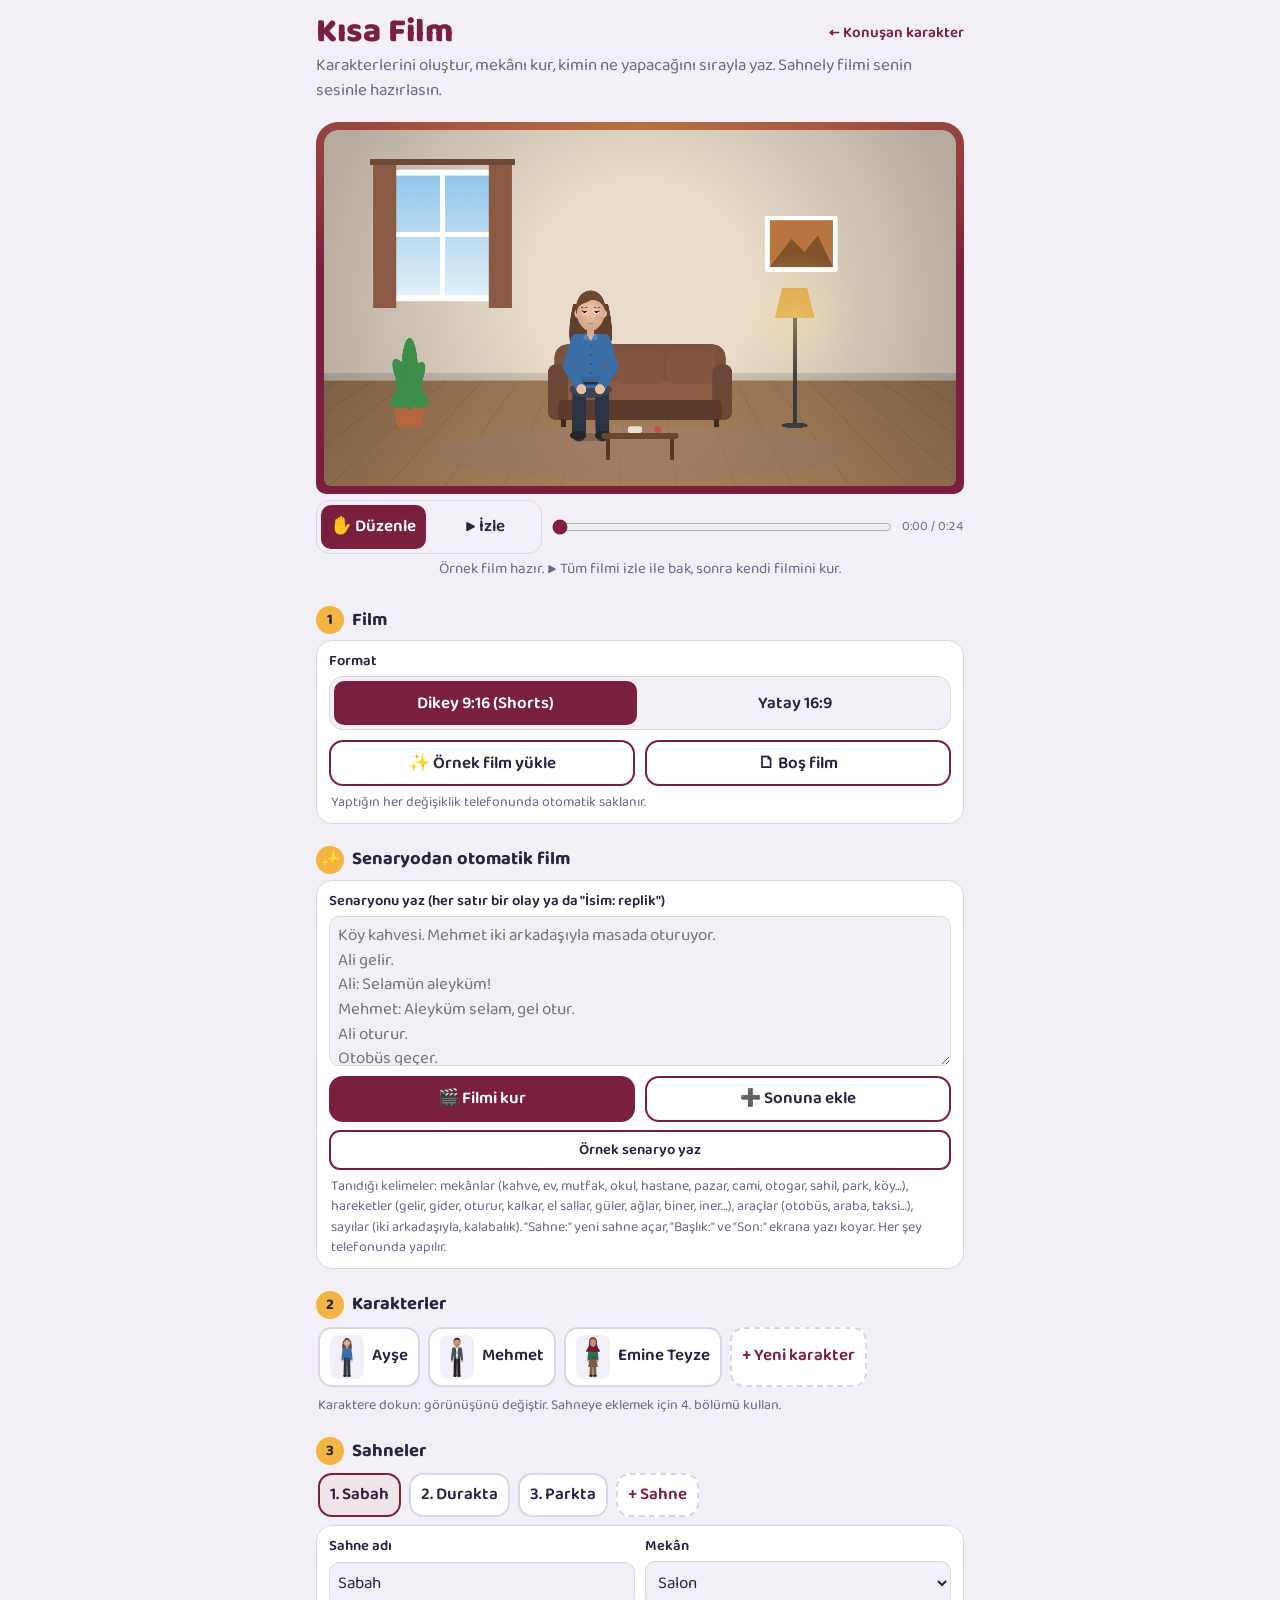
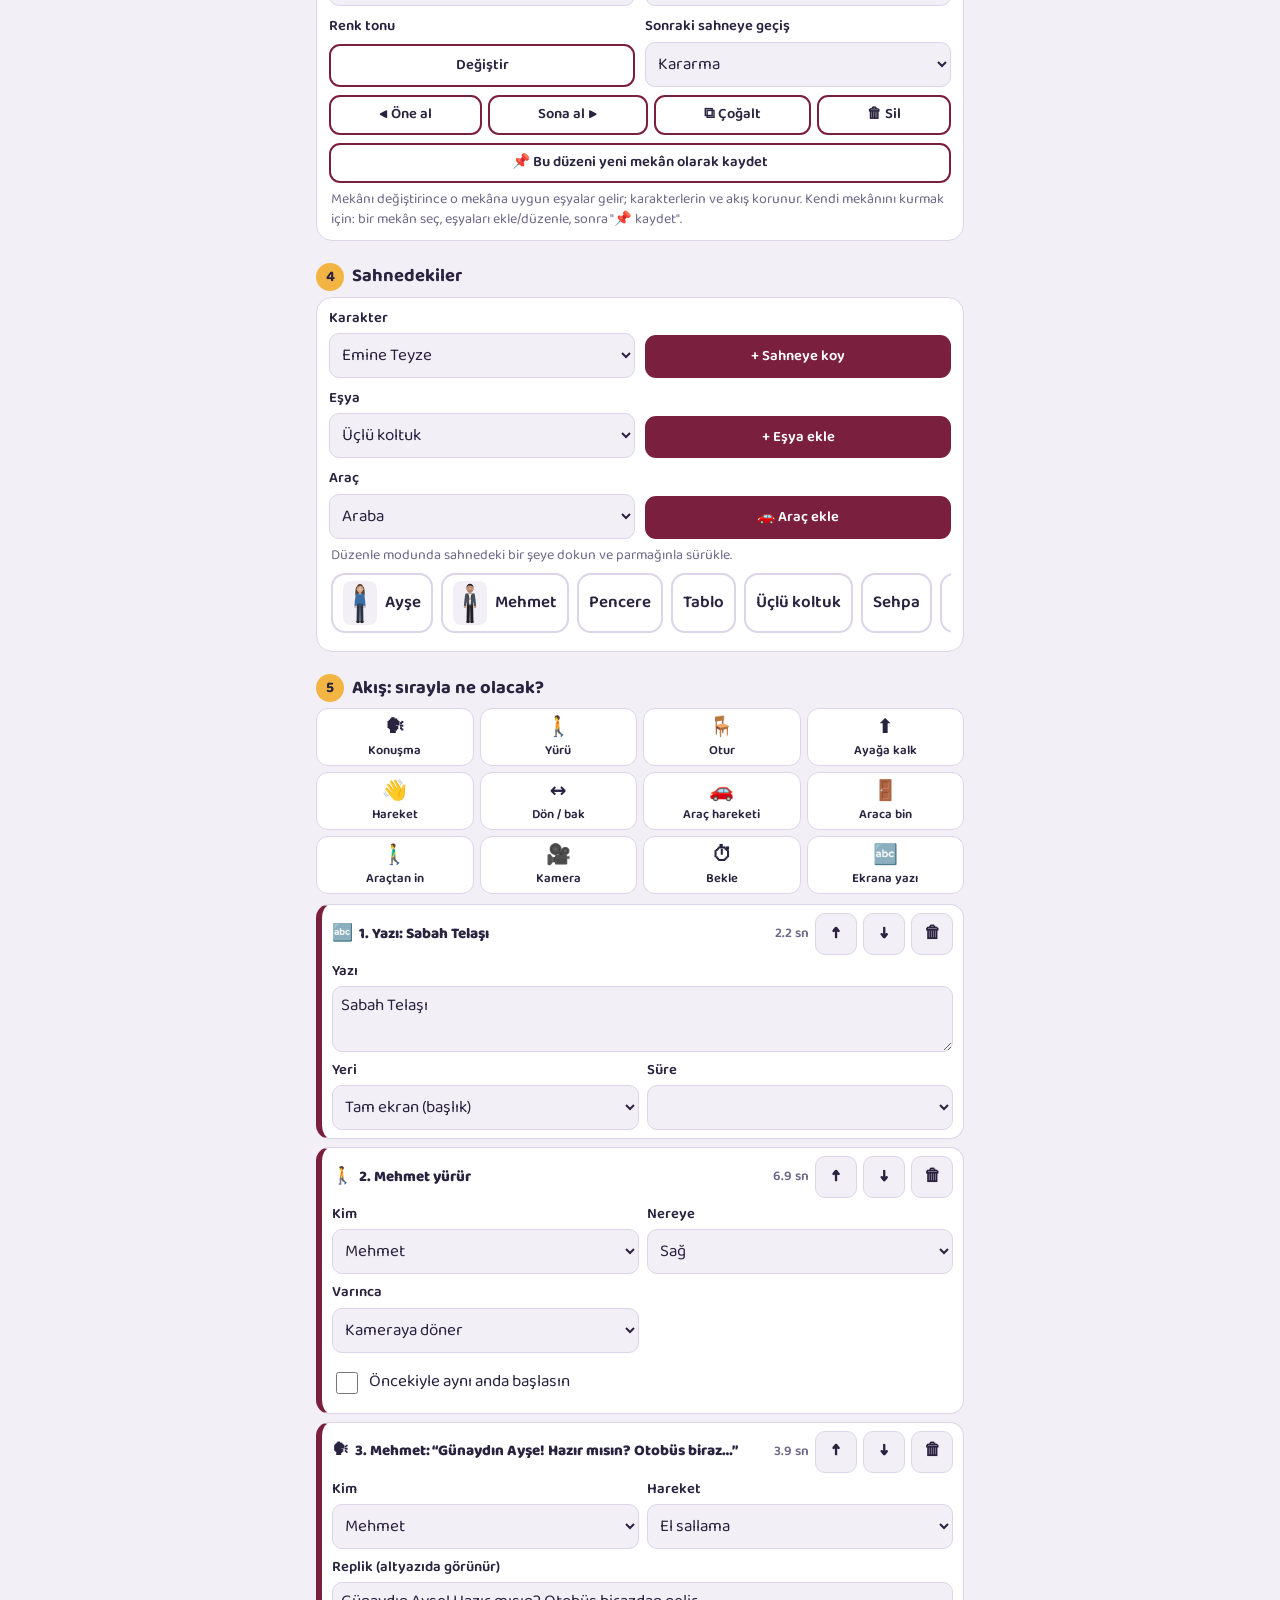
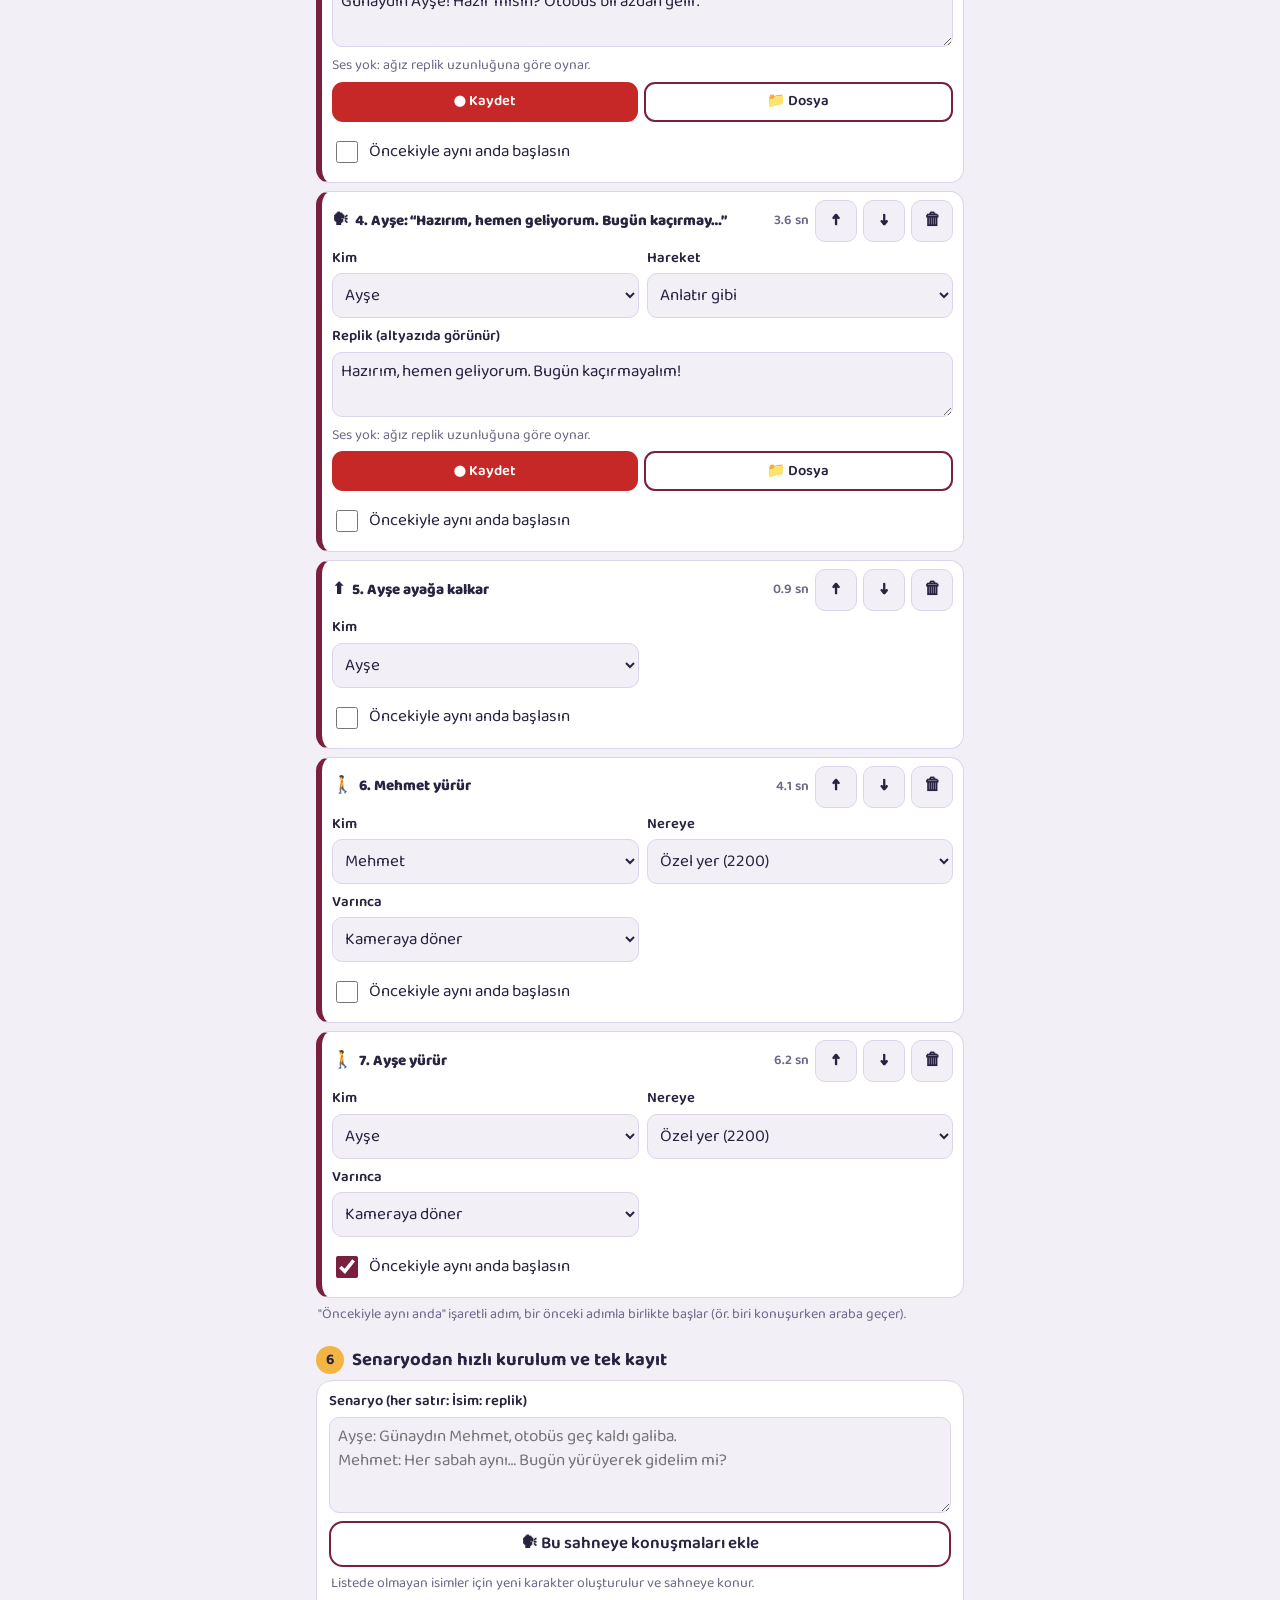
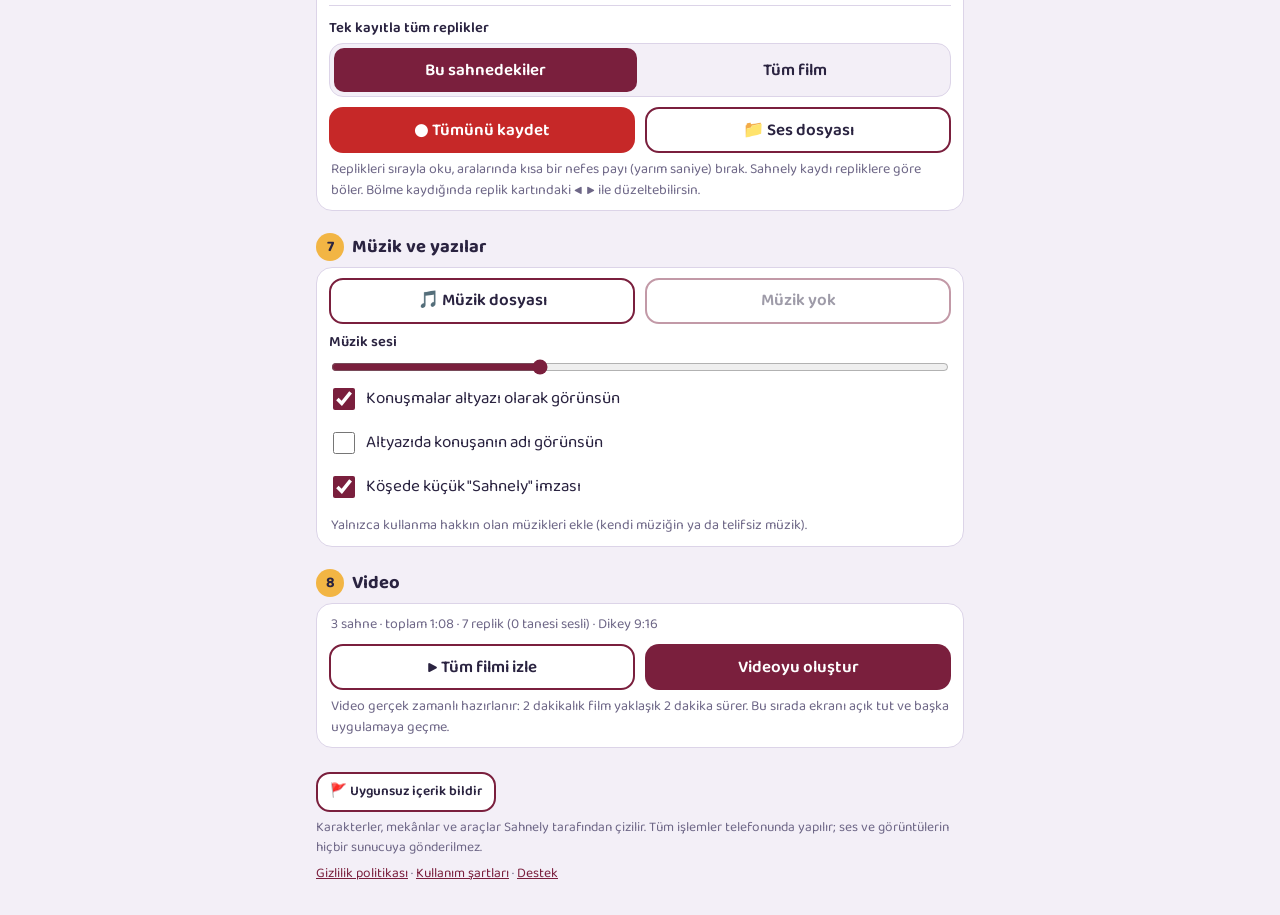
<file: film .html>
<!doctype html>
<html lang="tr">
<head>
<meta charset="utf-8">
<meta name="viewport" content="width=device-width, initial-scale=1, viewport-fit=cover">
<title>Sahnely Kısa Film</title>
<meta name="description" content="Birden çok karakterle, mekânlarla ve araçlarla 2D kısa film hazırla.">
<link rel="manifest" href="manifest.webmanifest">
<meta name="theme-color" content="#7A1F3D">
<link rel="icon" href="icon-192.png">
<link rel="preconnect" href="https://fonts.googleapis.com">
<link rel="preconnect" href="https://fonts.gstatic.com" crossorigin>
<link href="https://fonts.googleapis.com/css2?family=Baloo+2:wght@400;600;800&display=swap" rel="stylesheet">
<style>
:root{--bg:#F3EFF7;--panel:#FFFFFF;--ink:#2A2340;--muted:#6E6787;--accent:#7A1F3D;--glow:#F2B544;--line:#DCD4E8;
  color-scheme:light dark;box-sizing:border-box;padding-top:env(safe-area-inset-top,0px);padding-bottom:env(safe-area-inset-bottom,0px)}
@media (prefers-color-scheme:dark){:root:not([data-theme="light"]){--bg:#1D1B2E;--panel:#282541;--ink:#EDE8F6;--muted:#A9A2C0;--accent:#C2456E;--line:#3A3658}}
:root[data-theme="dark"]{--bg:#1D1B2E;--panel:#282541;--ink:#EDE8F6;--muted:#A9A2C0;--accent:#C2456E;--line:#3A3658}
*,*::before,*::after{box-sizing:inherit}
html,body{margin:0}
html{overflow-x:hidden}
body{background:var(--bg);color:var(--ink);font-family:"Baloo 2",system-ui,-apple-system,"Segoe UI",Roboto,sans-serif;font-size:17px;line-height:1.45;overflow-x:hidden}
header,main,footer{max-width:680px;margin:0 auto;padding:0 16px}
header{padding-top:16px}
.ust{display:flex;justify-content:space-between;align-items:center;gap:10px}
h1{font-size:2.1rem;font-weight:800;margin:0;line-height:1;color:var(--accent)}
.ust a{color:var(--accent);font-weight:600;text-decoration:none;font-size:.95rem;white-space:nowrap}
header p{margin:.3rem 0 .8rem;color:var(--muted)}
h2{font-size:1.15rem;margin:22px 0 6px;display:flex;align-items:center;gap:8px}
h2 .n{background:var(--glow);color:#2A2340;width:28px;height:28px;border-radius:50%;display:grid;place-items:center;font-size:.95rem;flex:none}
.sahneKutu{position:sticky;top:0;z-index:5;background:var(--bg);padding:6px 0 4px}
.stage{padding:8px;border-radius:22px 22px 10px 10px;background:radial-gradient(120% 70% at 50% 0%,rgba(242,181,68,.55),rgba(242,181,68,0) 70%),var(--accent);display:flex;justify-content:center}
.stage canvas{display:block;max-width:100%;max-height:min(46vh,560px);width:auto;height:auto;border-radius:14px 14px 6px 6px;background:#000;touch-action:none}
.kontrol{display:grid;grid-template-columns:auto minmax(0,1fr) auto;gap:8px;align-items:center;margin-top:6px}
.kontrol input[type=range]{flex:1;accent-color:var(--accent);min-height:36px}
#zaman{font-variant-numeric:tabular-nums;color:var(--muted);text-align:right;font-size:.82rem;white-space:nowrap;flex:none}
.kontrol .seg button{white-space:nowrap;padding:6px 10px}
.kontrol input[type=range]{min-width:60px}
#status{margin:4px 2px 0;color:var(--muted);min-height:1.4em;text-align:center;font-size:.95rem}
#status.err{color:var(--accent);font-weight:600}
.card{background:var(--panel);border:1px solid var(--line);border-radius:16px;padding:10px 12px}
.grid{display:grid;grid-template-columns:minmax(0,1fr) minmax(0,1fr);gap:10px}
.grid3{display:grid;grid-template-columns:repeat(3,minmax(0,1fr));gap:8px}
.field{display:grid;gap:4px;min-width:0}
.field>span{font-weight:600;font-size:.92rem}
.hint{color:var(--muted);font-size:.88rem;margin:6px 2px 0}
select,textarea,input[type=text],input[type=number]{width:100%;max-width:100%;min-width:0;font:inherit;border:1px solid var(--line);border-radius:10px;padding:7px 8px;background:var(--bg);color:var(--ink);min-height:44px}
textarea{min-height:96px;resize:vertical}
.sw{display:flex;flex-wrap:wrap;gap:7px;margin-top:2px}
.sw button{width:34px;height:34px;border-radius:50%;border:2px solid var(--line);cursor:pointer;padding:0}
.sw button[aria-pressed="true"]{outline:3px solid var(--accent);outline-offset:2px}
.chk{display:flex;align-items:center;gap:8px;min-height:44px}
.chk input{width:22px;height:22px;accent-color:var(--accent);flex:none}
.seg{display:grid;grid-auto-flow:column;grid-auto-columns:1fr;gap:6px;background:var(--bg);border:1px solid var(--line);border-radius:14px;padding:4px}
.seg button{font:inherit;font-weight:600;border:0;border-radius:10px;padding:7px 6px;min-height:44px;background:transparent;color:var(--ink);cursor:pointer;line-height:1.15}
.seg button[aria-pressed="true"]{background:var(--accent);color:#fff}
.btn{font:inherit;font-weight:600;border:0;border-radius:14px;padding:9px 12px;min-height:46px;cursor:pointer;display:inline-flex;align-items:center;justify-content:center;gap:6px;position:relative;text-decoration:none;line-height:1.15}
.btn:focus-visible,select:focus-visible,textarea:focus-visible,input:focus-visible,.sw button:focus-visible,.seg button:focus-visible,.chip:focus-visible{outline:3px solid var(--glow);outline-offset:2px}
.btn.primary{background:var(--accent);color:#fff}
.btn.ghost{background:var(--panel);color:var(--ink);border:2px solid var(--accent)}
.btn.amber{background:var(--glow);color:#2A2340}
.btn.rec{background:#c62828;color:#fff}
.btn.kucuk{min-height:40px;padding:6px 10px;font-size:.92rem;border-radius:11px}
.btn:disabled{opacity:.45;cursor:default}
.btn input[type=file]{position:absolute;opacity:0;width:1px;height:1px}
.actions{display:grid;grid-template-columns:1fr 1fr;gap:10px;margin-top:10px}
.gizli{display:none!important}
.chips{display:flex;gap:8px;overflow-x:auto;padding:2px 2px 8px;scrollbar-width:thin}
.chip{flex:none;font:inherit;font-weight:600;border:2px solid var(--line);background:var(--panel);color:var(--ink);border-radius:14px;padding:6px 10px;min-height:44px;cursor:pointer;display:flex;align-items:center;gap:8px}
.chip[aria-pressed="true"]{border-color:var(--accent);background:color-mix(in srgb,var(--accent) 12%,var(--panel))}
.chip canvas{width:34px;height:44px;border-radius:8px;background:var(--bg)}
.chip.ekle{border-style:dashed;color:var(--accent)}
.adimlar{display:grid;gap:8px}
.adim{min-width:0;overflow:hidden;background:var(--panel);border:1px solid var(--line);border-left:6px solid var(--accent);border-radius:14px;padding:8px 10px}
.adim.aktif{box-shadow:0 0 0 3px var(--glow)}
.adim header{all:unset;display:flex;align-items:center;gap:6px;font-weight:800}
.adim header .bas{flex:1;min-width:0;overflow:hidden;display:-webkit-box;-webkit-line-clamp:2;-webkit-box-orient:vertical;font-size:.95rem;line-height:1.2;cursor:pointer}
.adim header button{font:inherit;border:1px solid var(--line);background:var(--bg);color:var(--ink);border-radius:10px;width:40px;min-height:40px;padding:0;cursor:pointer;flex:none}
.adim .govde{display:grid;grid-template-columns:minmax(0,1fr) minmax(0,1fr);gap:8px;margin-top:6px}
.adim .govde .tam{grid-column:1/-1}
.adim .sure{color:var(--muted);font-size:.85rem;font-weight:600}
.ekleIzgara{display:grid;grid-template-columns:repeat(4,1fr);gap:6px}
.ekleIzgara button{font:inherit;font-size:.8rem;font-weight:600;line-height:1.1;border:1px solid var(--line);background:var(--panel);color:var(--ink);border-radius:12px;min-height:58px;padding:4px;cursor:pointer;display:grid;place-items:center}
.ekleIzgara button b{font-size:1.25rem}
.secPanel{margin-top:8px;border:2px solid var(--glow)}
.satir{display:flex;gap:6px;flex-wrap:wrap;align-items:center}
.satir .btn{flex:1 1 auto;min-width:0}
footer{color:var(--muted);font-size:.85rem;padding:24px 16px 32px;display:flex;flex-direction:column;gap:6px}
footer a{color:var(--accent)}
dialog{max-width:540px;width:94vw;border:1px solid var(--line);border-radius:18px;background:var(--panel);color:var(--ink);padding:14px;max-height:92vh}
dialog::backdrop{background:rgba(0,0,0,.5)}
#onizKarakter{display:block;margin:0 auto 6px;width:120px;height:160px;background:var(--bg);border-radius:12px}
#dl{display:none;margin-top:10px;width:100%}
.ilerleme{height:8px;border-radius:6px;background:var(--line);overflow:hidden;margin-top:8px}
.ilerleme i{display:block;height:100%;width:0;background:var(--accent)}
@media (max-width:420px){.adim .govde{grid-template-columns:minmax(0,1fr)}}
</style>
</head>
<body>
<header>
  <div class="ust"><h1>Kısa Film</h1><a href="index.html">← Konuşan karakter</a></div>
  <p>Karakterlerini oluştur, mekânı kur, kimin ne yapacağını sırayla yaz. Sahnely filmi senin sesinle hazırlasın.</p>
</header>
<main>
  <div class="sahneKutu">
    <div class="stage"><canvas id="cv" width="1920" height="1080" aria-label="Sahne"></canvas></div>
    <div class="kontrol">
      <div class="seg" role="group" aria-label="Mod" style="flex:none">
        <button data-mod="duzen" aria-pressed="true">✋ Düzenle</button>
        <button data-mod="oynat" aria-pressed="false">▶ İzle</button>
      </div>
      <input type="range" id="zamanCubuk" min="0" max="1000" value="0" aria-label="Zaman">
      <span id="zaman">0:00</span>
    </div>
    <p id="status" role="status">Hoş geldin!</p>
  </div>

  <h2><span class="n">1</span>Film</h2>
  <div class="card">
    <div class="field"><span>Format</span>
      <div class="seg" role="group" aria-label="Video formatı">
        <button data-format="dikey" aria-pressed="true">Dikey 9:16 (Shorts)</button>
        <button data-format="yatay" aria-pressed="false">Yatay 16:9</button>
      </div></div>
    <div class="actions">
      <button class="btn ghost" id="ornekBtn">✨ Örnek film yükle</button>
      <button class="btn ghost" id="yeniBtn">🗋 Boş film</button>
    </div>
    <p class="hint">Yaptığın her değişiklik telefonunda otomatik saklanır.</p>
  </div>

  <h2><span class="n">✨</span>Senaryodan otomatik film</h2>
  <div class="card">
    <label class="field"><span>Senaryonu yaz (her satır bir olay ya da "İsim: replik")</span>
      <textarea id="otoSenaryo" style="min-height:150px" placeholder="Köy kahvesi. Mehmet iki arkadaşıyla masada oturuyor.&#10;Ali gelir.&#10;Ali: Selamün aleyküm!&#10;Mehmet: Aleyküm selam, gel otur.&#10;Ali oturur.&#10;Otobüs geçer."></textarea></label>
    <div class="actions">
      <button class="btn primary" id="otoYeni">🎬 Filmi kur</button>
      <button class="btn ghost" id="otoEkle">➕ Sonuna ekle</button>
    </div>
    <button class="btn ghost kucuk" id="otoOrnek" style="width:100%;margin-top:8px">Örnek senaryo yaz</button>
    <p class="hint" id="otoBilgi">Tanıdığı kelimeler: mekânlar (kahve, ev, mutfak, okul, hastane, pazar, cami, otogar, sahil, park, köy…), hareketler (gelir, gider, oturur, kalkar, el sallar, güler, ağlar, biner, iner…), araçlar (otobüs, araba, taksi…), sayılar (iki arkadaşıyla, kalabalık). "Sahne:" yeni sahne açar, "Başlık:" ve "Son:" ekrana yazı koyar. Her şey telefonunda yapılır.</p>
  </div>

  <h2><span class="n">2</span>Karakterler</h2>
  <div class="chips" id="kadroListe"></div>
  <p class="hint" style="margin-top:0">Karaktere dokun: görünüşünü değiştir. Sahneye eklemek için 4. bölümü kullan.</p>

  <h2><span class="n">3</span>Sahneler</h2>
  <div class="chips" id="sahneListe"></div>
  <div class="card">
    <div class="grid">
      <label class="field"><span>Sahne adı</span><input type="text" id="sahneAd" maxlength="40"></label>
      <label class="field"><span>Mekân</span><select id="mekan"></select></label>
      <div class="field"><span>Renk tonu</span><button class="btn ghost kucuk" id="palBtn">Değiştir</button></div>
      <label class="field"><span>Sonraki sahneye geçiş</span><select id="gecis"><option value="kararma">Kararma</option><option value="kesme">Doğrudan</option></select></label>
    </div>
    <div class="satir" style="margin-top:8px">
      <button class="btn ghost kucuk" id="sahneSola">◀ Öne al</button>
      <button class="btn ghost kucuk" id="sahneSaga">Sona al ▶</button>
      <button class="btn ghost kucuk" id="sahneKopya">⧉ Çoğalt</button>
      <button class="btn ghost kucuk" id="sahneSil">🗑 Sil</button>
    </div>
    <div class="satir" style="margin-top:8px">
      <button class="btn ghost kucuk" id="mekanKaydet">📌 Bu düzeni yeni mekân olarak kaydet</button>
      <button class="btn ghost kucuk gizli" id="mekanSil">Mekânı listemden sil</button>
    </div>
    <p class="hint">Mekânı değiştirince o mekâna uygun eşyalar gelir; karakterlerin ve akış korunur. Kendi mekânını kurmak için: bir mekân seç, eşyaları ekle/düzenle, sonra "📌 kaydet".</p>
  </div>

  <h2><span class="n">4</span>Sahnedekiler</h2>
  <div class="card">
    <div class="grid">
      <label class="field"><span>Karakter</span><select id="oyuncuSec"></select></label>
      <div class="field"><span>&nbsp;</span><button class="btn primary kucuk" id="oyuncuEkle">+ Sahneye koy</button></div>
      <label class="field"><span>Eşya</span><select id="esyaSec"></select></label>
      <div class="field"><span>&nbsp;</span><button class="btn primary kucuk" id="esyaEkle">+ Eşya ekle</button></div>
      <label class="field"><span>Araç</span><select id="aracSec"></select></label>
      <div class="field"><span>&nbsp;</span><button class="btn primary kucuk" id="aracEkle">🚗 Araç ekle</button></div>
    </div>
    <p class="hint">Düzenle modunda sahnedeki bir şeye dokun ve parmağınla sürükle.</p>
    <div class="chips" id="nesneListe" style="margin-top:6px"></div>
    <div id="secPanel" class="card secPanel gizli"></div>
  </div>

  <h2><span class="n">5</span>Akış: sırayla ne olacak?</h2>
  <div class="ekleIzgara" id="adimEkle"></div>
  <div class="adimlar" id="adimListe" style="margin-top:10px"></div>
  <p class="hint">"Öncekiyle aynı anda" işaretli adım, bir önceki adımla birlikte başlar (ör. biri konuşurken araba geçer).</p>

  <h2><span class="n">6</span>Senaryodan hızlı kurulum ve tek kayıt</h2>
  <div class="card">
    <label class="field"><span>Senaryo (her satır: İsim: replik)</span>
      <textarea id="senaryo" placeholder="Ayşe: Günaydın Mehmet, otobüs geç kaldı galiba.&#10;Mehmet: Her sabah aynı… Bugün yürüyerek gidelim mi?"></textarea></label>
    <button class="btn ghost" id="senaryoBtn" style="width:100%;margin-top:8px">🗣 Bu sahneye konuşmaları ekle</button>
    <p class="hint">Listede olmayan isimler için yeni karakter oluşturulur ve sahneye konur.</p>
    <hr style="border:0;border-top:1px solid var(--line);margin:12px 0">
    <div class="field"><span>Tek kayıtla tüm replikler</span>
      <div class="seg" role="group" aria-label="Kapsam">
        <button data-kapsam="sahne" aria-pressed="true">Bu sahnedekiler</button>
        <button data-kapsam="film" aria-pressed="false">Tüm film</button>
      </div></div>
    <div class="actions">
      <button class="btn rec" id="tekKayitBtn">● Tümünü kaydet</button>
      <label class="btn ghost">📁 Ses dosyası<input type="file" id="tekDosya" accept="audio/*"></label>
    </div>
    <p class="hint" id="tekBilgi">Replikleri sırayla oku, aralarında kısa bir nefes payı (yarım saniye) bırak. Sahnely kaydı repliklere göre böler. Bölme kaydığında replik kartındaki ◀ ▶ ile düzeltebilirsin.</p>
  </div>

  <h2><span class="n">7</span>Müzik ve yazılar</h2>
  <div class="card">
    <div class="actions" style="margin-top:0">
      <label class="btn ghost">🎵 Müzik dosyası<input type="file" id="muzikIn" accept="audio/*"></label>
      <button class="btn ghost" id="muzikSil" disabled>Müziği kaldır</button>
    </div>
    <label class="field" style="margin-top:8px"><span>Müzik sesi</span><input type="range" id="muzikSes" min="0" max="60" value="20" style="accent-color:var(--accent)"></label>
    <label class="chk"><input type="checkbox" id="altyazi" checked> Konuşmalar altyazı olarak görünsün</label>
    <label class="chk"><input type="checkbox" id="isimli"> Altyazıda konuşanın adı görünsün</label>
    <label class="chk"><input type="checkbox" id="imza" checked> Köşede küçük "Sahnely" imzası</label>
    <p class="hint">Yalnızca kullanma hakkın olan müzikleri ekle (kendi müziğin ya da telifsiz müzik).</p>
  </div>

  <h2><span class="n">8</span>Video</h2>
  <div class="card">
    <p class="hint" id="filmBilgi" style="margin-top:0"></p>
    <div class="actions">
      <button class="btn ghost" id="filmOnizle">▶ Tüm filmi izle</button>
      <button class="btn primary" id="filmKaydet">Videoyu oluştur</button>
    </div>
    <div class="ilerleme gizli" id="ilerleme"><i></i></div>
    <a class="btn amber" id="dl">⬇ Videoyu indir</a>
    <p class="hint">Video gerçek zamanlı hazırlanır: 2 dakikalık film yaklaşık 2 dakika sürer. Bu sırada ekranı açık tut ve başka uygulamaya geçme.</p>
  </div>
</main>
<footer>
  <button class="btn ghost" id="bildirBtn" style="align-self:flex-start;min-height:40px">🚩 Uygunsuz içerik bildir</button>
  <span>Karakterler, mekânlar ve araçlar Sahnely tarafından çizilir. Tüm işlemler telefonunda yapılır; ses ve görüntülerin hiçbir sunucuya gönderilmez.</span>
  <span><a href="gizlilik.html">Gizlilik politikası</a> · <a href="kullanim-sartlari.html">Kullanım şartları</a> · <a href="mailto:sahnely.destek@gmail.com">Destek</a></span>
</footer>

<dialog id="karDlg">
  <canvas id="onizKarakter" width="240" height="320"></canvas>
  <div class="grid">
    <label class="field"><span>Adı</span><input type="text" id="kAd" maxlength="24"></label>
    <div class="field"><span>&nbsp;</span><button class="btn amber kucuk" id="kRand">🎲 Rastgele</button></div>
    <label class="field"><span>Cinsiyet</span><select id="kGender"><option value="kadin">Kadın</option><option value="erkek">Erkek</option></select></label>
    <label class="field"><span>Yaş</span><select id="kAge"><option value="genc">Genç (14–24)</option><option value="yetiskin">Yetişkin (25–45)</option><option value="orta">Orta yaş (45–65)</option><option value="yasli">Yaşlı (65–85+)</option></select></label>
    <label class="field"><span>Saç</span><select id="kHair"><option value="uzun">Uzun</option><option value="orta">Omuz hizası</option><option value="topuz">Topuz</option><option value="kivircik">Kıvırcık</option><option value="kisa">Kısa</option><option value="kel">Seyrek / kel</option><option value="basortusu">Başörtüsü</option></select></label>
    <label class="field"><span>Üst</span><select id="kOutfit"><option value="tisort">Tişört</option><option value="gomlek">Gömlek</option><option value="ceket">Ceket</option><option value="kazak">Kazak</option></select></label>
    <label class="field"><span>Alt</span><select id="kAlt"><option value="pantolon">Pantolon</option><option value="etek">Etek</option></select></label>
    <label class="field"><span>Sakal</span><select id="kBeard"><option value="yok">Yok</option><option value="biyik">Bıyık</option><option value="sakal">Sakal</option><option value="kirli">Kirli sakal</option></select></label>
    <label class="chk"><input type="checkbox" id="kGlasses"> Gözlük</label>
  </div>
  <div class="field" style="margin-top:6px"><span>Ten</span><div class="sw" id="kSkin"></div></div>
  <div class="field" style="margin-top:6px"><span>Saç / başörtüsü</span><div class="sw" id="kHairC"></div></div>
  <div class="field" style="margin-top:6px"><span>Üst renk</span><div class="sw" id="kCloth"></div></div>
  <div class="field" style="margin-top:6px"><span>Alt renk</span><div class="sw" id="kPants"></div></div>
  <div class="actions">
    <button class="btn ghost" id="kSil">🗑 Karakteri sil</button>
    <button class="btn primary" id="kTamam">Tamam</button>
  </div>
</dialog>

<dialog id="bildirDlg">
  <h2 style="margin-top:0">İçerik bildir</h2>
  <p class="hint" style="margin-top:0">Sahnely ile üretilmiş uygunsuz bir içerik gördüysen bize bildir. Bildirimler incelenir.</p>
  <label class="field"><span>Sebep</span><select id="bildirSebep">
    <option>Nefret söylemi veya taciz</option><option>Cinsel içerik</option><option>Şiddet</option>
    <option>Başkasının sesi veya kimliği izinsiz kullanılmış</option><option>Yanıltıcı veya sahte içerik</option><option>Diğer</option></select></label>
  <label class="field" style="margin-top:10px"><span>Açıklama (video bağlantısı vb.)</span><textarea id="bildirNot" style="min-height:80px"></textarea></label>
  <div class="actions">
    <button class="btn ghost" id="bildirIptal">Vazgeç</button>
    <button class="btn primary" id="bildirGonder">Bildir</button>
  </div>
</dialog>
<script>
"use strict";

const $=id=>document.getElementById(id);
const ss=(a,b,x)=>{const t=Math.min(1,Math.max(0,(x-a)/(b-a)));return t*t*(3-2*t);};
const clamp=(x,a,b)=>Math.min(b,Math.max(a,x));
const fmt=s=>`${Math.floor(s/60)}:${String(Math.floor(s%60)).padStart(2,'0')}`;
const h2r=h=>{h=h.replace('#','');return[0,2,4].map(i=>parseInt(h.slice(i,i+2),16));};
const r2h=a=>'#'+a.map(v=>Math.round(Math.max(0,Math.min(255,v))).toString(16).padStart(2,'0')).join('');
const mix=(a,b,t)=>{const A=h2r(a),B=h2r(b);return r2h(A.map((v,i)=>v+(B[i]-v)*t));};
const shade=(h,k)=>k<0?mix(h,'#000000',-k):mix(h,'#ffffff',k);
function rng(seed){return()=>{seed|=0;seed=seed+0x6D2B79F5|0;let t=Math.imul(seed^seed>>>15,1|seed);t=t+Math.imul(t^t>>>7,61|t)^t;return((t^t>>>14)>>>0)/4294967296;};}
function rr(g,x,y,w,h,r){r=Math.min(r,Math.abs(w)/2,Math.abs(h)/2);g.beginPath();g.moveTo(x+r,y);g.arcTo(x+w,y,x+w,y+h,r);g.arcTo(x+w,y+h,x,y+h,r);g.arcTo(x,y+h,x,y,r);g.arcTo(x,y,x+w,y,r);g.closePath();}
const SKINS=['#F6D7C3','#EBC0A0','#D9A27E','#C68863','#A86B4A','#7E4E35'];
const HAIRS=['#1f1a17','#3b2a20','#6b4630','#9a6b45','#d6b16a','#a4472b','#9d9a96','#e6e3df','#5b3f6e','#2f4a6b','#7a1f3d','#e7c9a9'];
const CLOTHS=['#3a6ea5','#7a1f3d','#2f6b4f','#c9772f','#4b4f5c','#a6a1c9','#d9c7a7','#1f2a44','#b5473a','#e3d8c6'];
let ctx=null, S=null;

/* ---------- Kafa (ana Sahnely çizimiyle aynı; dönüş eklendi) ---------- */
let HX=540, HY=800;
function agedHair(){
  const base=HAIRS[S.hairColor]; if(S.hair==='basortusu') return base;
  return S.age==='orta'?mix(base,'#a8a6a2',0.3):S.age==='yasli'?mix(base,'#dcdad6',0.75):base;
}
function facePath(g,rx,ry){
  g.beginPath(); g.moveTo(HX,HY-ry);
  g.bezierCurveTo(HX+rx*0.6,HY-ry,HX+rx,HY-ry*0.55,HX+rx,HY-ry*0.02);
  g.bezierCurveTo(HX+rx,HY+ry*0.48,HX+rx*0.5,HY+ry,HX,HY+ry);
  g.bezierCurveTo(HX-rx*0.5,HY+ry,HX-rx,HY+ry*0.48,HX-rx,HY-ry*0.02);
  g.bezierCurveTo(HX-rx,HY-ry*0.55,HX-rx*0.6,HY-ry,HX,HY-ry); g.closePath();
}
function drawBody(breath){
  const cloth=CLOTHS[S.cloth], skin=SKINS[S.skin];
  ctx.save(); ctx.translate(HX,1100); ctx.scale(1,1+breath); ctx.translate(-HX,-1100);
  ctx.fillStyle=shade(skin,-0.12); ctx.beginPath(); ctx.moveTo(HX-76,930); ctx.lineTo(HX+76,930); ctx.lineTo(HX+86,1090); ctx.lineTo(HX-86,1090); ctx.fill();
  ctx.fillStyle=cloth; ctx.beginPath(); ctx.moveTo(HX-90,1040);
  ctx.bezierCurveTo(HX-250,1060,HX-360,1110,HX-380,1260); ctx.lineTo(HX-420,1920); ctx.lineTo(HX+420,1920); ctx.lineTo(HX+380,1260);
  ctx.bezierCurveTo(HX+360,1110,HX+250,1060,HX+90,1040); ctx.closePath(); ctx.fill();
  const shd=ctx.createLinearGradient(0,1250,0,1920); shd.addColorStop(0,'rgba(0,0,0,0)'); shd.addColorStop(1,'rgba(0,0,0,.14)'); ctx.fillStyle=shd; ctx.fillRect(HX-420,1250,840,670);
  if(S.outfit==='tisort'){ ctx.fillStyle=shade(skin,-0.05); ctx.beginPath(); ctx.ellipse(HX,1050,95,48,0,0,Math.PI); ctx.fill();
    ctx.strokeStyle=shade(cloth,-0.2); ctx.lineWidth=10; ctx.beginPath(); ctx.ellipse(HX,1050,100,52,0,0,Math.PI); ctx.stroke(); }
  if(S.outfit==='gomlek'||S.outfit==='ceket'){
    if(S.outfit==='ceket'){ ctx.fillStyle='#f1eee8'; ctx.beginPath(); ctx.moveTo(HX-110,1045); ctx.lineTo(HX+110,1045); ctx.lineTo(HX+40,1920); ctx.lineTo(HX-40,1920); ctx.fill();
      ctx.fillStyle=shade(cloth,-0.18); [[-1],[1]].forEach(([s])=>{ ctx.beginPath(); ctx.moveTo(HX+s*100,1045); ctx.lineTo(HX+s*170,1110); ctx.lineTo(HX+s*60,1500); ctx.lineTo(HX+s*30,1500); ctx.fill(); }); }
    const col=S.outfit==='ceket'?'#ffffff':shade(cloth,0.15);
    ctx.fillStyle=shade(skin,-0.05); ctx.beginPath(); ctx.moveTo(HX-70,1040); ctx.lineTo(HX+70,1040); ctx.lineTo(HX,1150); ctx.fill();
    ctx.fillStyle=col; [-1,1].forEach(s=>{ ctx.beginPath(); ctx.moveTo(HX+s*72,1030); ctx.lineTo(HX+s*4,1150); ctx.lineTo(HX+s*120,1110); ctx.closePath(); ctx.fill(); });
    if(S.outfit==='gomlek'){ ctx.fillStyle=shade(cloth,-0.25); for(let y=1200;y<1900;y+=110){ ctx.beginPath(); ctx.arc(HX,y,9,0,7); ctx.fill(); } }
  }
  if(S.outfit==='kazak'){ ctx.fillStyle=shade(cloth,-0.12); rr(ctx,HX-105,1010,210,70,30); ctx.fill();
    ctx.strokeStyle=shade(cloth,-0.25); ctx.lineWidth=4; for(let x=HX-90;x<=HX+90;x+=18){ ctx.beginPath(); ctx.moveTo(x,1018); ctx.lineTo(x,1072); ctx.stroke(); } }
  ctx.restore();
}
function hairBack(hc){
  ctx.fillStyle=shade(hc,-0.1);
  if(S.hair==='uzun'){ ctx.beginPath(); ctx.moveTo(HX-200,700); ctx.bezierCurveTo(HX-260,950,HX-260,1150,HX-200,1250); ctx.lineTo(HX+200,1250);
    ctx.bezierCurveTo(HX+260,1150,HX+260,950,HX+200,700); ctx.closePath(); ctx.fill(); }
  if(S.hair==='orta'){ ctx.beginPath(); ctx.moveTo(HX-205,700); ctx.bezierCurveTo(HX-240,850,HX-230,960,HX-190,1010); ctx.lineTo(HX+190,1010);
    ctx.bezierCurveTo(HX+230,960,HX+240,850,HX+205,700); ctx.closePath(); ctx.fill(); }
  if(S.hair==='kivircik'&&S.gender==='kadin'){ for(let i=0;i<14;i++){ const a=Math.PI*(0.05+i*0.064); ctx.beginPath(); ctx.arc(HX+Math.cos(a)*215,HY-30+Math.sin(a)*190*0.0+i%2*30+ (a>Math.PI/2?0:0),70,0,7); ctx.fill(); }
    ctx.beginPath(); ctx.ellipse(HX,HY+40,250,240,0,0,7); ctx.fill(); }
}
function hairFront(hc,rx,ry){
  ctx.fillStyle=hc;
  if(S.hair==='kel'){ [-1,1].forEach(s=>{ ctx.beginPath(); ctx.ellipse(HX+s*(rx-10),HY-30,30,80,s*0.15,0,7); ctx.fill(); }); return; }
  if(S.hair==='kivircik'){ for(let i=0;i<11;i++){ const a=Math.PI*(1.02+i*0.096); ctx.beginPath(); ctx.arc(HX+Math.cos(a)*(rx-5),HY-40+Math.sin(a)*(ry-10),58,0,7); ctx.fill(); } return; }
  // kafa üstü
  ctx.beginPath(); ctx.moveTo(HX-rx-8,HY-10);
  ctx.bezierCurveTo(HX-rx-22,HY-ry-125,HX+rx+22,HY-ry-125,HX+rx+8,HY-10);
  if(S.hair==='kisa'){ ctx.bezierCurveTo(HX+rx-10,HY-90,HX+rx-40,HY-ry+50,HX+20,HY-ry+55); ctx.bezierCurveTo(HX-60,HY-ry+40,HX-rx+20,HY-ry+80,HX-rx+10,HY-60); }
  else { ctx.bezierCurveTo(HX+rx-15,HY-120,HX+40,HY-ry+30,HX-40,HY-ry+90); ctx.bezierCurveTo(HX-110,HY-ry+120,HX-rx+10,HY-100,HX-rx+4,HY+20); }
  ctx.closePath(); ctx.fill();
  if(S.hair==='topuz'){ ctx.beginPath(); ctx.arc(HX,HY-ry-60,75,0,7); ctx.fill(); }
  ctx.strokeStyle=shade(hc,0.18); ctx.lineWidth=5; ctx.globalAlpha=.5;
  for(let i=0;i<4;i++){ ctx.beginPath(); ctx.moveTo(HX-80+i*45,HY-ry-28); ctx.quadraticCurveTo(HX-40+i*45,HY-ry+5,HX-70+i*45,HY-ry+45); ctx.stroke(); }
  ctx.globalAlpha=1;
}
function scarf(c,rx,ry){
  ctx.fillStyle=shade(c,-0.12); ctx.beginPath(); ctx.moveTo(HX-rx-40,HY+60); ctx.bezierCurveTo(HX-rx-60,HY+260,HX-330,1120,HX-360,1260);
  ctx.lineTo(HX+360,1260); ctx.bezierCurveTo(HX+330,1120,HX+rx+60,HY+260,HX+rx+40,HY+60); ctx.closePath(); ctx.fill();
  ctx.fillStyle=c; ctx.beginPath(); ctx.ellipse(HX,HY-25,rx+48,ry+55,0,0,7); ctx.fill();
  ctx.strokeStyle=shade(c,-0.2); ctx.lineWidth=6; ctx.beginPath(); ctx.ellipse(HX,HY-25,rx+20,ry+28,0,Math.PI*1.1,Math.PI*1.9); ctx.stroke();
}
function eye(x,y,blink,gz,fem,young){
  const rx=31, ry=young?21:18, skin=SKINS[S.skin];
  ctx.save(); ctx.beginPath(); ctx.ellipse(x,y,rx,ry,0,0,7); ctx.fillStyle='#fbfaf7'; ctx.fill(); ctx.clip();
  const ix=x+gz[0]*9, iy=y+gz[1]*5;
  ctx.fillStyle='#4a3326'; ctx.beginPath(); ctx.arc(ix,iy,15,0,7); ctx.fill();
  ctx.fillStyle='#120b08'; ctx.beginPath(); ctx.arc(ix,iy,7,0,7); ctx.fill();
  ctx.fillStyle='#fff'; ctx.beginPath(); ctx.arc(ix+5,iy-5,4,0,7); ctx.fill();
  const lid=(S.age==='yasli'?0.28:0.16)+0.84*blink;
  ctx.fillStyle=skin; ctx.fillRect(x-rx-2,y-ry-2,rx*2+4,(ry*2+4)*lid);
  ctx.fillStyle=shade(skin,-0.08); ctx.fillRect(x-rx-2,y+ry-(ry*2+4)*blink*0.25,rx*2+4,ry*2);
  ctx.restore();
  ctx.strokeStyle='#2a1d17'; ctx.lineWidth=fem?6:4; ctx.lineCap='round';
  const ly=y-ry+(ry*2)*lid;
  ctx.beginPath(); ctx.moveTo(x-rx,y); ctx.quadraticCurveTo(x,Math.min(ly,y+ry)-(blink>0.9?0:ry*0.25),x+rx,y); ctx.stroke();
  if(fem&&blink<0.6){ const s=x<HX?-1:1; ctx.lineWidth=4;
    ctx.beginPath(); ctx.moveTo(x+s*rx*0.92,y-ry*0.35); ctx.lineTo(x+s*(rx+12),y-ry*0.75); ctx.stroke();
    ctx.beginPath(); ctx.moveTo(x+s*rx*0.7,y-ry*0.72); ctx.lineTo(x+s*(rx*0.82+6),y-ry-6); ctx.stroke(); }
}
function mouth(open,wide){
  const skin=SKINS[S.skin], lip=S.gender==='kadin'?mix(skin,'#b34a5a',0.45):mix(skin,'#8a4a44',0.3);
  const round=Math.max(0,-wide), hw=38*(1+0.22*Math.max(0,wide))-9*round*Math.min(1,open*3), mx=HX, my=HY+118;
  if(open<0.04){ ctx.strokeStyle=shade(lip,-0.15); ctx.lineWidth=7; ctx.lineCap='round';
    ctx.beginPath(); ctx.moveTo(mx-hw,my); ctx.quadraticCurveTo(mx,my+7,mx+hw,my); ctx.stroke();
    ctx.strokeStyle=lip; ctx.lineWidth=5; ctx.beginPath(); ctx.moveTo(mx-hw*0.6,my+9); ctx.quadraticCurveTo(mx,my+16,mx+hw*0.6,my+9); ctx.globalAlpha=.6; ctx.stroke(); ctx.globalAlpha=1; return; }
  const h=6+open*46;
  ctx.fillStyle=lip; ctx.beginPath(); ctx.moveTo(mx-hw-4,my); ctx.bezierCurveTo(mx-hw*0.5,my-h*0.55-8,mx+hw*0.5,my-h*0.55-8,mx+hw+4,my);
  ctx.bezierCurveTo(mx+hw*0.6,my+h+10,mx-hw*0.6,my+h+10,mx-hw-4,my); ctx.fill();
  ctx.save(); ctx.beginPath(); ctx.moveTo(mx-hw+2,my); ctx.bezierCurveTo(mx-hw*0.45,my-h*0.4,mx+hw*0.45,my-h*0.4,mx+hw-2,my);
  ctx.bezierCurveTo(mx+hw*0.5,my+h,mx-hw*0.5,my+h,mx-hw+2,my); ctx.closePath(); ctx.fillStyle='#3d1418'; ctx.fill(); ctx.clip();
  if(open>0.15){ ctx.fillStyle='#f4efe6'; ctx.fillRect(mx-hw,my-h*0.45,hw*2,Math.min(16,h*0.32)); }
  if(open>0.35){ ctx.fillStyle='#b4505a'; ctx.beginPath(); ctx.ellipse(mx,my+h*0.75,hw*0.6,h*0.35,0,0,7); ctx.fill(); }
  ctx.restore();
}
function drawHead(A,t){
  const _T=A.turn||0;
  const fem=S.gender==='kadin', young=S.age==='genc', skin=SKINS[S.skin], hc=agedHair();
  const rx=fem?162:176, ry=fem?212:220;
  if(S.hair==='basortusu') scarf(hc,rx,ry);
  [-1,1].forEach(s=>{ if(S.hair==='basortusu'||s*_T<-0.4) return; ctx.fillStyle=shade(skin,-0.06); ctx.beginPath(); ctx.ellipse(HX+s*(rx-2),HY+10,26,44,0,0,7); ctx.fill(); });
  facePath(ctx,rx,ry); ctx.fillStyle=skin; ctx.fill();
  const sh=ctx.createRadialGradient(HX,HY-20,rx*0.4,HX,HY,rx*1.15); sh.addColorStop(0,'rgba(0,0,0,0)'); sh.addColorStop(1,'rgba(60,30,20,.16)');
  facePath(ctx,rx,ry); ctx.fillStyle=sh; ctx.fill();
  if(S.gender==='erkek'&&S.beard==='kirli'){ ctx.save(); facePath(ctx,rx,ry); ctx.clip(); ctx.fillStyle=mix(skin,agedHair(),0.35); ctx.globalAlpha=.45;
    ctx.beginPath(); ctx.ellipse(HX,HY+150,rx*0.95,120,0,0,7); ctx.fill(); ctx.restore(); }
  ctx.fillStyle='rgba(225,110,110,.14)'; [-1,1].forEach(s=>{ ctx.beginPath(); ctx.ellipse(HX+s*92,HY+62,46,30,0,0,7); ctx.fill(); });
  // kırışıklıklar
  if(S.age==='orta'||S.age==='yasli'){ const a=S.age==='yasli'?0.55:0.25; ctx.strokeStyle=`rgba(90,50,35,${a})`; ctx.lineWidth=4; ctx.lineCap='round';
    [-1,1].forEach(s=>{ ctx.beginPath(); ctx.moveTo(HX+s*42,HY+70); ctx.quadraticCurveTo(HX+s*72,HY+110,HX+s*60,HY+140); ctx.stroke(); });
    if(S.age==='yasli'){ for(let i=0;i<3;i++){ ctx.beginPath(); ctx.moveTo(HX-70,HY-120-i*24); ctx.quadraticCurveTo(HX,HY-130-i*24,HX+70,HY-120-i*24); ctx.stroke(); }
      [-1,1].forEach(s=>{ for(let i=0;i<2;i++){ ctx.beginPath(); ctx.moveTo(HX+s*108,HY-14+i*16); ctx.lineTo(HX+s*128,HY-22+i*20); ctx.stroke(); } }); } }
  if(S.hair!=='basortusu') hairFront(hc,rx,ry);
  const _OFF=_T*rx*0.36; HX+=_OFF;
  // kaşlar
  const by=HY-62-A.brow*16; ctx.strokeStyle=shade(agedHair(),-0.15); ctx.lineWidth=fem?8:12; ctx.lineCap='round';
  [-1,1].forEach(s=>{ ctx.beginPath(); ctx.moveTo(HX+s*38,by+6); ctx.quadraticCurveTo(HX+s*72,by-12-A.brow*4,HX+s*108,by+4); ctx.stroke(); });
  eye(HX-68,HY-8,A.blink,A.gaze,fem,young); eye(HX+68,HY-8,A.blink,A.gaze,fem,young);
  // burun
  ctx.strokeStyle=shade(skin,-0.22); ctx.lineWidth=5; ctx.beginPath(); ctx.moveTo(HX-6,HY+20); ctx.quadraticCurveTo(HX-20,HY+60,HX-4,HY+66); ctx.stroke();
  ctx.fillStyle=shade(skin,-0.2); [-1,1].forEach(s=>{ ctx.beginPath(); ctx.ellipse(HX+s*14,HY+68,7,4,0,0,7); ctx.fill(); });
  if(S.gender==='erkek'&&S.beard==='sakal'){ ctx.fillStyle=agedHair(); ctx.beginPath(); ctx.moveTo(HX-rx+8,HY+30);
    ctx.bezierCurveTo(HX-rx+10,HY+ry*0.75,HX-80,HY+ry+30,HX,HY+ry+34); ctx.bezierCurveTo(HX+80,HY+ry+30,HX+rx-10,HY+ry*0.75,HX+rx-8,HY+30);
    ctx.bezierCurveTo(HX+rx-30,HY+110,HX+60,HY+90,HX,HY+95); ctx.bezierCurveTo(HX-60,HY+90,HX-rx+30,HY+110,HX-rx+8,HY+30); ctx.fill();
    ctx.fillStyle=mix(skin,agedHair(),0.25); ctx.beginPath(); ctx.ellipse(HX,HY+122,50,16+A.open*28,0,0,7); ctx.fill(); }
  mouth(A.open,A.wide);
  if(S.gender==='erkek'&&(S.beard==='biyik'||S.beard==='sakal')){ ctx.fillStyle=agedHair(); ctx.beginPath(); ctx.moveTo(HX-56,HY+112);
    ctx.quadraticCurveTo(HX-30,HY+84,HX,HY+94); ctx.quadraticCurveTo(HX+30,HY+84,HX+56,HY+112); ctx.quadraticCurveTo(HX,HY+102,HX-56,HY+112); ctx.fill(); }
  if(S.glasses){ ctx.strokeStyle='#2b2b30'; ctx.lineWidth=7; ctx.fillStyle='rgba(200,225,255,.12)';
    [-1,1].forEach(s=>{ rr(ctx,HX+s*68-48,HY-42,96,70,22); ctx.fill(); ctx.stroke(); });
    ctx.beginPath(); ctx.moveTo(HX-20,HY-12); ctx.quadraticCurveTo(HX,HY-24,HX+20,HY-12); ctx.stroke(); }
  HX-=_OFF;
}

/* ---------- Ses analizi (ağız hareketleri) ---------- */
function fft(re,im){const n=re.length;for(let i=1,j=0;i<n;i++){let bit=n>>1;for(;j&bit;bit>>=1)j^=bit;j^=bit;if(i<j){[re[i],re[j]]=[re[j],re[i]];[im[i],im[j]]=[im[j],im[i]];}}
  for(let len=2;len<=n;len<<=1){const ang=-2*Math.PI/len,wr=Math.cos(ang),wi=Math.sin(ang);for(let i=0;i<n;i+=len){let cr=1,ci=0;for(let k=0;k<len/2;k++){const a=i+k,b2=a+len/2,tr=re[b2]*cr-im[b2]*ci,ti=re[b2]*ci+im[b2]*cr;re[b2]=re[a]-tr;im[b2]=im[a]-ti;re[a]+=tr;im[a]+=ti;const t=cr*wr-ci*wi;ci=cr*wi+ci*wr;cr=t;}}}}
async function analyze(buf,onP){
  const sr=buf.sampleRate,L=buf.length,chs=buf.numberOfChannels,mono=new Float32Array(L);
  for(let c=0;c<chs;c++){const d=buf.getChannelData(c);for(let i=0;i<L;i++)mono[i]+=d[i]/chs;}
  const FPS=30,N=1024,F=Math.ceil(L/sr*FPS)+1,win=new Float32Array(N);for(let i=0;i<N;i++)win[i]=0.5-0.5*Math.cos(2*Math.PI*i/(N-1));
  const re=new Float32Array(N),im=new Float32Array(N),rms=new Float32Array(F),lr=new Float32Array(F),sib=new Float32Array(F);
  const bin=f=>Math.min(N/2-1,Math.round(f/(sr/N))),B=[bin(150),bin(900),bin(2500),bin(5000),bin(9000)];
  for(let k=0;k<F;k++){const s0=Math.round(k*sr/FPS)-N/2;let e=0;for(let i=0;i<N;i++){const x=(s0+i>=0&&s0+i<L)?mono[s0+i]:0;e+=x*x;re[i]=x*win[i];im[i]=0;}
    rms[k]=Math.sqrt(e/N);fft(re,im);const band=(a,c)=>{let s=0;for(let i=a;i<c;i++)s+=re[i]*re[i]+im[i]*im[i];return s;};
    const lo=band(B[0],B[1]),mid=band(B[1],B[2]),hi=band(B[2],B[3]),sb=band(B[3],B[4]);lr[k]=Math.log((mid+hi+1e-9)/(lo+1e-9));sib[k]=sb/(lo+mid+hi+sb+1e-9);
    if(k%300===0){onP(k/F);await new Promise(r=>setTimeout(r));}}
  const sorted=Float32Array.from(rms).sort(),pct=p=>sorted[Math.min(F-1,Math.floor(p*F))];
  const peak=Math.max(1e-6,pct(0.97)),noise=pct(0.1),gate=noise+(peak-noise)*0.08,tgt=new Float32Array(F);
  for(let k=0;k<F;k++)tgt[k]=Math.pow(Math.min(1,Math.max(0,(rms[k]-gate)/(peak*0.85-gate))),0.75);
  const voiced=[];for(let k=0;k<F;k++)if(tgt[k]>0.15)voiced.push(lr[k]);voiced.sort((a,c)=>a-c);
  const med=voiced.length?voiced[voiced.length>>1]:0,mad=voiced.length?voiced.map(x=>Math.abs(x-med)).sort((a,c)=>a-c)[voiced.length>>1]:1;
  const open=new Float32Array(F),wide=new Float32Array(F),brow=new Float32Array(F),speak=new Float32Array(F);let o=0,w=0,br=0,sp=0,slow=0,cool=0;
  for(let k=0;k<F;k++){let to=tgt[k],tw=Math.max(-1,Math.min(1,(lr[k]-med)/(Math.max(mad,0.05)*2)));if(sib[k]>0.35&&rms[k]>gate*0.8){to=Math.max(to*0.5,0.18);tw=0.7;}
    o+=(to-o)*(to>o?0.7:0.45);w+=(tw-w)*0.35;slow+=(rms[k]-slow)*0.05;cool--;if(cool<=0&&rms[k]>slow*1.7&&rms[k]>peak*0.55){br=1;cool=36;}else br*=0.9;sp+=(o-sp)*0.04;
    open[k]=o<0.03?0:o;wide[k]=w;brow[k]=br;speak[k]=sp;}
  return{FPS,open,wide,brow,speak,duration:buf.duration};
}
function sampleAnim(A,t){const f=Math.max(0,t*A.FPS),i=Math.min(A.open.length-2,Math.floor(f)),a=Math.min(1,f-i);const L=x=>x[i]+(x[i+1]-x[i])*a;
  return{open:L(A.open),wide:L(A.wide),brow:L(A.brow),speak:L(A.speak)};}
const blinks=[],gazes=[];
{const R=rng(11);let t=1.2;while(t<3600){blinks.push(t);if(R()<0.15)blinks.push(t+0.3);t+=2.5+R()*3.5;}
 t=0;while(t<3600){const big=R()<0.3;gazes.push([t,(R()-0.5)*(big?1.4:0.5),(R()-0.5)*(big?0.7:0.3)]);t+=1.5+R()*2.5;}}
function lastIdx(arr,t,key){let lo=0,hi=arr.length-1,ans=-1;while(lo<=hi){const m=(lo+hi)>>1;if((key?arr[m][0]:arr[m])<=t){ans=m;lo=m+1;}else hi=m-1;}return ans;}
function blinkAt(t){const i=lastIdx(blinks,t);let v=0;for(const j of[i,i-1]){if(j<0)continue;const dt=t-blinks[j];v=Math.max(v,dt<0.07?dt/0.07:dt<0.1?1:dt<0.25?1-ss(0,1,(dt-0.1)/0.15):0);}return v;}
function gazeAt(t){const i=Math.max(0,lastIdx(gazes,t,true)),g=gazes[i],p=gazes[Math.max(0,i-1)],k=ss(0,0.06,t-g[0]);return[p[1]+(g[1]-p[1])*k,p[2]+(g[2]-p[2])*k];}


/* ================= TAM VÜCUT EKLEMLİ KARAKTER =================
   Tasarım birimi: ayakta ~520 birim boy. Orijin ayakların ortası (yerde), y yukarı negatif.
   Görünüm: 'on' (kameraya bakar) ya da 'yan' (d=+1 sağa, d=-1 sola yürür). */
const PANTS=['#2b3445','#3d3a36','#5a4632','#1f1f24','#6b7a8f','#7a5c46','#46523a','#8a8f99'];
const SHOES='#2a2522';
const R_SEAT=118;                          // varsayılan oturma yüksekliği (tasarım birimi)
function boyOlcek(C){ let k=C.gender==='erkek'?1.05:1; if(C.age==='genc') k*=0.95; if(C.age==='yasli') k*=0.97; return k; }

const vecA=(a,s)=>[s*Math.sin(a),Math.cos(a)];
function kol(sh,a,fa,s){ const e=[sh[0]+vecA(a,s)[0]*88, sh[1]+vecA(a,s)[1]*88];
  return [sh,e,[e[0]+vecA(fa,s)[0]*80, e[1]+vecA(fa,s)[1]*80]]; }
function cizgi(g,pts,w,c){ g.strokeStyle=c; g.lineWidth=w; g.lineCap='round'; g.lineJoin='round'; g.beginPath(); g.moveTo(pts[0][0],pts[0][1]); for(let i=1;i<pts.length;i++) g.lineTo(pts[i][0],pts[i][1]); g.stroke(); }
const lerp=(a,b,t)=>a+(b-a)*t;

/* Jestler: kol açıları [a, fa] — önden: s dışa doğru; yandan: ileri doğru */
const JEST={
  anlat:{ on:(t,sp)=>({R:[0.35,-0.95+0.35*Math.sin(t*4.3)*(0.4+sp)], L:[0.18,-0.25+0.2*Math.sin(t*3.1+1)*sp]}),
          yan:(t,sp)=>({N:[0.45,1.35+0.3*Math.sin(t*4.3)*(0.4+sp)], F:[0.2,0.6]}) },
  el:   { on:t=>({R:[2.55,3.25+0.45*Math.sin(t*9)]}), yan:t=>({N:[2.5,3.1+0.45*Math.sin(t*9)]}) },
  isaret:{ on:()=>({R:[1.5,1.55]}), yan:()=>({N:[1.5,1.55]}) },
  kollar:{ on:()=>({R:[0.22,-1.78],L:[0.22,-1.62]}), yan:()=>({N:[0.3,1.75],F:[0.3,1.6]}) },
  gogus:{ on:()=>({R:[0.3,-2.25]}), yan:()=>({N:[0.35,2.3]}) },
  sevinc:{ on:t=>({R:[2.75,2.95+0.2*Math.sin(t*7)],L:[2.75,2.95+0.2*Math.sin(t*7+1)]}), yan:t=>({N:[2.8,3.0],F:[2.7,2.9]}) },
  uzgun:{ on:()=>({R:[0.05,0.0],L:[0.05,0.0]}), yan:()=>({N:[0.05,0.05],F:[0.05,0.05]}) },
};
const JEST_ADI={anlat:'Anlatır gibi',el:'El sallama',isaret:'İşaret etme',kollar:'Kollarını kavuşturma',gogus:'Elini göğsüne koyma',sevinc:'Sevinç (kollar yukarı)',uzgun:'Üzgün (başı önde)'};

/* st: {view,d,ph,walk,sit,seatH,jest:{tur,w},talk:A|null,sp,look,gaze,blink,t} */
function karakterCiz(g,C,x,y,olcek,st){
  const k=boyOlcek(C)*olcek, fem=C.gender==='kadin', cloth=CLOTHS[C.cloth], pant=PANTS[C.pants||0], skin=SKINS[C.skin];
  const etek=fem&&C.alt==='etek', yasli=C.age==='yasli';
  g.save(); g.translate(x,y); g.scale(k,k);
  // yer gölgesi
  g.fillStyle='rgba(0,0,0,.18)'; g.beginPath(); g.ellipse(0,2,st.view==='yan'?70:62,12,0,0,7); g.fill();
  const sit=st.sit||0, seatH=st.seatH||R_SEAT, t=st.t||0, br=Math.sin(t*2.1)*1.5;
  const jw=st.jest?st.jest.w:0, jt=st.jest?st.jest.tur:null;
  let head, sh, hip;
  if(st.view!=='yan'){
    /* ---------- ÖNDEN ---------- */
    const hipY=lerp(-235,-seatH-8,sit), shW=fem?50:57, hipW=fem?42:38;
    hip=[0,hipY]; const sy=hipY-150+br*0.3; sh=[0,sy];
    const legs=[-1,1].map(s=>{ const hp=[s*22,hipY+6];
      const kn=[lerp(s*24,s*34,sit),lerp(hipY+122,hipY+16,sit)], ft=[lerp(s*26,s*36,sit),-6];
      return [hp,kn,ft]; });
    // bacaklar
    legs.forEach(L=>{ cizgi(g,L,42,pant); g.fillStyle=SHOES; g.beginPath(); g.ellipse(L[2][0]*1.05,-4,25,13,0,0,7); g.fill(); });
    if(sit>0.5){ g.fillStyle=shade(pant,0.08); g.beginPath(); g.ellipse(0,hipY+14,64,24,0,0,7); g.fill(); }
    if(etek){ g.fillStyle=pant; g.beginPath(); g.moveTo(-hipW-4,hipY-8); g.lineTo(hipW+4,hipY-8);
      g.lineTo(lerp(66,74,sit),lerp(hipY+112,hipY+40,sit)); g.lineTo(-lerp(66,74,sit),lerp(hipY+112,hipY+40,sit)); g.closePath(); g.fill(); }
    // uzun saç arkası
    head=[0,sy-14];
    basCiz(g,C,head,st,'arka');
    // gövde
    g.fillStyle=cloth; g.beginPath(); g.moveTo(-shW+8,sy-6); g.quadraticCurveTo(-shW-6,sy-4,-shW-4,sy+22);
    g.lineTo(-hipW-2,hipY+4); g.quadraticCurveTo(0,hipY+14,hipW+2,hipY+4); g.lineTo(shW+4,sy+22); g.quadraticCurveTo(shW+6,sy-4,shW-8,sy-6); g.closePath(); g.fill();
    g.fillStyle='rgba(0,0,0,.08)'; g.fillRect(-hipW,hipY-26,hipW*2,30);
    if(!etek){ g.fillStyle=shade(pant,-0.15); g.fillRect(-hipW,hipY-10,hipW*2,8); }
    kiyafetOn(g,C,sy,hipY,shW);
    // boyun
    g.fillStyle=shade(skin,-0.1); g.fillRect(-11,sy-22,22,22);
    // kollar
    const sp=st.sp||0; let R=[0.12,0.06], L=[0.12,0.06];
    if(sit>0.3){ R=[lerp(0.12,0.3,sit),lerp(0.06,-0.55,sit)]; L=[lerp(0.12,0.3,sit),lerp(0.06,-0.55,sit)]; }
    else { R=[0.12+0.02*Math.sin(t*1.3),0.08]; L=[0.12+0.02*Math.sin(t*1.3+2),0.08]; }
    if(jt&&JEST[jt]){ const J=JEST[jt].on(t,sp); if(J.R) R=[lerp(R[0],J.R[0],jw),lerp(R[1],J.R[1],jw)]; if(J.L) L=[lerp(L[0],J.L[0],jw),lerp(L[1],J.L[1],jw)]; }
    [[-1,R],[1,L]].forEach(([s,A])=>{ const P=kol([s*(shW-6),sy+10],A[0],A[1],s); kolCiz(g,C,P); });
    if(jt==='kollar'&&jw>0.6){ g.fillStyle=cloth; g.beginPath(); g.ellipse(0,sy+60,shW*0.9,18,0,0,7); g.fill(); }
    // kafa
    basCiz(g,C,head,st,'on');
  } else {
    /* ---------- YANDAN ---------- */
    const d=st.d||1, ph=st.ph||0, wk=st.walk||0;
    const bob=-Math.abs(Math.cos(ph))*7*wk;
    const hipY=lerp(-235+bob+3*wk,-seatH-8,sit);
    hip=[0,hipY];
    const lean=0.04*wk+(yasli?0.12:0)+0.42*Math.sin(Math.PI*Math.min(1,Math.max(0,st.sitGecis||0)))+0.06*sit;
    sh=[hip[0]+d*Math.sin(lean)*150, hipY-Math.cos(lean)*150+br*0.3];
    const bacak=(p,koyu)=>{
      const th=lerp(0.34*Math.sin(p)*wk,Math.PI/2,sit), bend=lerp(0.85*Math.max(0,Math.sin(p-1.1))*wk+0.05,Math.PI/2,sit);
      const kn=[hip[0]+d*Math.sin(th)*120, hip[1]+Math.cos(th)*120];
      let ft=[kn[0]+d*Math.sin(th-bend)*118, kn[1]+Math.cos(th-bend)*118];
      if(sit>0.5) ft=[kn[0]+d*4,-6];
      ft[1]=Math.min(ft[1],-6);
      const c=koyu?shade(pant,-0.18):pant;
      cizgi(g,[hip,kn,ft],42,c);
      g.fillStyle=koyu?shade(SHOES,0.1):SHOES; g.beginPath(); g.ellipse(ft[0]+d*14,ft[1]+2,28,12,d*(th-bend)*0.25,0,7); g.fill();
    };
    // uzak kol, uzak bacak
    const sp=st.sp||0; let N=[-0.4*Math.sin(ph)*wk+0.04, -0.4*Math.sin(ph)*wk+0.35], F=[0.4*Math.sin(ph)*wk+0.04, 0.4*Math.sin(ph)*wk+0.35];
    if(sit>0.3){ N=[lerp(N[0],0.4,sit),lerp(N[1],1.35,sit)]; F=[lerp(F[0],0.35,sit),lerp(F[1],1.3,sit)]; }
    if(jt&&JEST[jt]){ const J=JEST[jt].yan(t,sp); if(J.N) N=[lerp(N[0],J.N[0],jw),lerp(N[1],J.N[1],jw)]; if(J.F) F=[lerp(F[0],J.F[0],jw),lerp(F[1],J.F[1],jw)]; }
    kolCiz(g,C,kol([sh[0]-d*6,sh[1]+12],F[0],F[1],d),true);
    bacak(ph+Math.PI,true);
    head=[sh[0]+d*8,sh[1]-14];
    basCiz(g,C,head,st,'arka');
    bacak(ph,false);
    if(etek){ g.fillStyle=pant; g.beginPath(); g.moveTo(hip[0]-36,hipY-10); g.lineTo(hip[0]+36,hipY-10);
      if(sit>0.5){ g.lineTo(hip[0]+d*120,hipY+12); g.lineTo(hip[0]-d*30,hipY+20); }
      else { g.lineTo(hip[0]+56+d*10,hipY+108); g.lineTo(hip[0]-56+d*10,hipY+108); }
      g.closePath(); g.fill(); }
    // gövde (yan)
    g.save(); g.translate(hip[0],hip[1]); g.rotate(d*lean);
    g.fillStyle=cloth; rr(g,-38,-160,76,170,30); g.fill();
    g.fillStyle='rgba(0,0,0,.08)'; g.fillRect(-38,-24,76,30);
    if(!etek){ g.fillStyle=shade(pant,-0.15); g.fillRect(-38,-8,76,8); }
    if(C.outfit==='gomlek'||C.outfit==='ceket'){ g.fillStyle=C.outfit==='ceket'?'#f1eee8':shade(cloth,0.15); g.beginPath(); g.moveTo(d*8,-160); g.lineTo(d*34,-150); g.lineTo(d*20,-118); g.fill(); }
    g.restore();
    g.fillStyle=shade(skin,-0.1); g.fillRect(sh[0]-11+d*4,sh[1]-22,22,24);
    kolCiz(g,C,kol([sh[0]+d*4,sh[1]+12],N[0],N[1],d),false);
    basCiz(g,C,head,st,'on');
  }
  g.restore();
}
function kolCiz(g,C,P,koyu){
  const cloth=koyu?shade(CLOTHS[C.cloth],-0.18):CLOTHS[C.cloth], skin=koyu?shade(SKINS[C.skin],-0.12):SKINS[C.skin];
  if(C.outfit==='tisort'){ const m=[lerp(P[0][0],P[1][0],0.55),lerp(P[0][1],P[1][1],0.55)];
    cizgi(g,[m,P[1],P[2]],24,skin); cizgi(g,[P[0],m],32,cloth); }
  else cizgi(g,P,30,cloth);
  g.fillStyle=skin; g.beginPath(); g.arc(P[2][0],P[2][1],15,0,7); g.fill();
}
function kiyafetOn(g,C,sy,hipY,shW){
  const cloth=CLOTHS[C.cloth], skin=SKINS[C.skin];
  if(C.outfit==='tisort'){ g.fillStyle=shade(skin,-0.05); g.beginPath(); g.ellipse(0,sy-4,22,14,0,0,Math.PI); g.fill(); }
  if(C.outfit==='gomlek'||C.outfit==='ceket'){
    if(C.outfit==='ceket'){ g.fillStyle='#f1eee8'; g.beginPath(); g.moveTo(-20,sy-4); g.lineTo(20,sy-4); g.lineTo(9,hipY); g.lineTo(-9,hipY); g.fill();
      g.fillStyle=shade(cloth,-0.18); [-1,1].forEach(s=>{ g.beginPath(); g.moveTo(s*19,sy-4); g.lineTo(s*34,sy+16); g.lineTo(s*12,sy+80); g.lineTo(s*6,sy+80); g.fill(); }); }
    g.fillStyle=shade(skin,-0.05); g.beginPath(); g.moveTo(-13,sy-6); g.lineTo(13,sy-6); g.lineTo(0,sy+16); g.fill();
    g.fillStyle=C.outfit==='ceket'?'#ffffff':shade(cloth,0.15);
    [-1,1].forEach(s=>{ g.beginPath(); g.moveTo(s*15,sy-8); g.lineTo(s*1,sy+16); g.lineTo(s*24,sy+10); g.closePath(); g.fill(); });
    if(C.outfit==='gomlek'){ g.fillStyle=shade(cloth,-0.25); for(let y=sy+30;y<hipY-12;y+=28){ g.beginPath(); g.arc(0,y,3,0,7); g.fill(); } }
  }
  if(C.outfit==='kazak'){ g.fillStyle=shade(cloth,-0.12); rr(g,-22,sy-10,44,16,8); g.fill(); g.fillRect(-shW+2,hipY-14,(shW-2)*2,10); }
}
/* Kafa: ana Sahnely çizimini (540,1010 noktası boyna gelecek şekilde) küçültüp yerleştirir */
const KAFA_K=0.265;
function basCiz(g,C,p,st,katman){
  const prevC=ctx, prevS=S; ctx=g; S=C;
  g.save(); g.translate(p[0],p[1]);
  const tilt=(st.jest&&st.jest.tur==='uzgun'?0.22*st.jest.w:0)+(C.age==='yasli'&&st.view==='yan'?0.06:0);
  g.rotate((st.view==='yan'?(st.d||1):1)*tilt*(st.view==='yan'?1:0)); if(st.view!=='yan'&&tilt) g.translate(0,tilt*30);
  g.scale(KAFA_K,KAFA_K); g.translate(-540,-1010);
  if(katman==='arka'){ hairBack(agedHair()); }
  else {
    const A=st.talk?{...st.talk}:{open:0,wide:0,brow:0};
    A.blink=st.blink||0; A.gaze=st.gaze||[0,0];
    A.turn=st.view==='yan'?0.85*(st.d||1):(st.look||0);
    if(st.jest&&st.jest.tur==='uzgun') A.brow=-0.4*st.jest.w;
    drawHead(A,st.t||0);
  }
  g.restore(); ctx=prevC; S=prevS;
}

/* ================= DÜNYA: MEKÂNLAR, EŞYALAR, ARAÇLAR =================
   Sahne dünyası 1920×1080 birim. Karakterlerin ayak çizgisi GY. */
const WW=1920, WH=1080, GY=930;

/* ---------- Mekân arka planları ---------- */
const MEKAN={
  salon:{ad:'Salon',ic:true}, mutfak:{ad:'Mutfak',ic:true}, yatak:{ad:'Yatak odası',ic:true}, sinif:{ad:'Sınıf',ic:true},
  ofis:{ad:'Ofis',ic:true}, hastane:{ad:'Hastane odası',ic:true}, sokak:{ad:'Mahalle sokağı'}, cadde:{ad:'Cadde ve durak'},
  park:{ad:'Park'}, koy:{ad:'Köy'}, gece:{ad:'Gece sokak'}, kahve:{ad:'Köy kahvesi'}, cami:{ad:'Cami avlusu'}, pazar:{ad:'Pazar yeri'},
  koridor:{ad:'Hastane koridoru',ic:true}, okulbahce:{ad:'Okul bahçesi'}, otogar:{ad:'Otogar'}, sahil:{ad:'Sahil'}, stüdyo:{ad:'Düz renk (stüdyo)',ic:true}
};
const MEKAN_PAL={
  salon:[['#E9DCCB','#B48A62','#8A5A44'],['#DCE6E1','#A98563','#4F6D7A'],['#EADDE8','#9C7656','#6E4F7A']],
  mutfak:[['#F2EBDD','#C9C1B3','#5F8A6E'],['#EAF0F4','#BFC6CC','#486A8A'],['#F5E6D3','#CDBBA5','#A2553F']],
  yatak:[['#E6DDF0','#A88B6E','#8E6FA8'],['#DDEBF3','#9F8466','#5A87A8'],['#F4E1D6','#A07C60','#C97A6A']],
  sinif:[['#E8E4D8','#A8754B','#2F5D4A'],['#DDE5EC','#9A7650','#2B4F5E'],['#EFE3D1','#B5824D','#33584C']],
  ofis:[['#E4E7EA','#7D8590','#3E5C76'],['#EDE6DA','#8B7F70','#5B6E52'],['#E2E0EC','#6F6C80','#6A4F7A']],
  hastane:[['#DDEBE6','#C8D3CF','#7FA9C9'],['#E8EEF3','#CBD4DC','#86B5A8'],['#EEE9E1','#D2CCC2','#8FA9C2']],
  sokak:[['#9ED3F0','#C8B9A3','#B97A56'],['#F6C59B','#BBA88E','#8C6A8E'],['#BFD8EE','#C2BCAF','#6E8FA8']],
  cadde:[['#A9D6F2','#BDB5A8','#5E6B7A'],['#F3B98B','#B8AC9B','#6C5A73'],['#C5DCEF','#C4BEB2','#55707F']],
  park:[['#9ED3F0','#6BAF5B','#3E8E4A'],['#F6C59B','#8FB45B','#4F7D3A'],['#BFD8EE','#7FA36B','#55784A']],
  koy:[['#A8D8F0','#9BBF5E','#7A9A86'],['#F5C7A0','#B7B562','#8C8FA6'],['#C9E2F2','#A8C27A','#6E8C9C']],
  gece:[['#1B2240','#3A3F5C','#F6D365'],['#22183A','#3C3552','#FFD27A'],['#0F2233','#2F4252','#F4E3A1']],
  kahve:[['#A9D6F2','#C9AE84','#D9C7A7'],['#F3B98B','#BFA27A','#CDBB9A'],['#C9E2F2','#C2A57C','#E3D3B5']],
  cami:[['#A9D6F2','#D8D2C4','#E9E4D8'],['#F3C79B','#D2C8B4','#EFE6D2'],['#C5DCEF','#CFC9BC','#E2E0DA']],
  pazar:[['#A9D6F2','#8F8A84','#D9C7A7'],['#F3B98B','#8A8178','#C9B39A'],['#C5DCEF','#96918A','#DCD3C3']],
  koridor:[['#E3EEEA','#C9D2CE','#7FA9C9'],['#ECEFF3','#CDD4DB','#86B5A8'],['#F0EBE3','#D4CEC4','#9FB5C9']],
  okulbahce:[['#A9D6F2','#B9B3A8','#E8C9A0'],['#F3B98B','#B4AC9F','#D9B48A'],['#C5DCEF','#BDB8AE','#EAD7B9']],
  otogar:[['#A9D6F2','#BDB5A8','#C9CDD3'],['#F3B98B','#B8AC9B','#BFC3CA'],['#C5DCEF','#C4BEB2','#D3D6DB']],
  sahil:[['#8ED0F2','#EAD7A8','#2E86B8'],['#F6B98A','#E4CC98','#3A6E9E'],['#B6DCF2','#EEDFB8','#3797C4']],
  'stüdyo':[['#EDE7F6','#D6CCE8','#7A1F3D'],['#F6EAD7','#E8D6BA','#2F6B4F'],['#DDEBF3','#C5D8E6','#3A6EA5']]
};
function gokyuzu(g,c1,y1){ const s=g.createLinearGradient(0,0,0,y1); s.addColorStop(0,c1); s.addColorStop(1,'#F4FAFD'); g.fillStyle=s; g.fillRect(0,0,WW,y1); }
function bulutlar(g,R){ g.fillStyle='rgba(255,255,255,.85)'; for(let i=0;i<4;i++){ const x=R()*WW, y=80+R()*200; [[0,0,46],[42,-14,56],[90,0,44]].forEach(([dx,dy,r])=>{ g.beginPath(); g.arc(x+dx,y+dy,r,0,7); g.fill(); }); } }
function arkaPlanCiz(g,mekan,pal){
  const P=(MEKAN_PAL[mekan]||MEKAN_PAL.salon)[(pal||1)-1], [c1,c2,c3]=P, R=rng(mekan.length*31+(pal||1));
  if(MEKAN[mekan]&&MEKAN[mekan].ic){
    const zem=mekan==='stüdyo'?820:760;
    g.fillStyle=c1; g.fillRect(0,0,WW,zem);
    if(mekan==='yatak'){ g.fillStyle=shade(c1,-0.04); for(let x=0;x<WW;x+=90) g.fillRect(x,0,40,zem); }
    if(mekan==='mutfak'){ g.fillStyle=shade(c1,-0.03); g.fillRect(0,420,WW,250); g.strokeStyle='rgba(0,0,0,.07)'; g.lineWidth=3;
      for(let y=420;y<=670;y+=50){ g.beginPath(); g.moveTo(0,y); g.lineTo(WW,y); g.stroke(); } for(let x=0;x<=WW;x+=50){ g.beginPath(); g.moveTo(x,420); g.lineTo(x,670); g.stroke(); } }
    if(mekan==='hastane'||mekan==='ofis'){ g.fillStyle=shade(c1,-0.05); g.fillRect(0,zem-260,WW,8); }
    if(mekan==='koridor'){ g.fillStyle=shade(c1,-0.06); g.fillRect(0,zem-300,WW,300); g.fillStyle=shade(c1,-0.15); g.fillRect(0,zem-306,WW,10);
      [220,960,1700].forEach((x,i)=>{ g.fillStyle='#b9c6cf'; g.fillRect(x-115,190,230,zem-190); g.fillStyle='#e4ebf0'; g.fillRect(x-100,205,200,zem-205);
        g.fillStyle='rgba(120,170,210,.45)'; g.fillRect(x-60,240,120,120); g.fillStyle='#8a929b'; g.fillRect(x+70,460,12,60);
        g.fillStyle=c3; rr(g,x-80,120,160,50,10); g.fill(); g.fillStyle='#fff'; g.font='bold 30px sans-serif'; g.textAlign='center'; g.fillText(['POLİKLİNİK','LABORATUVAR','RÖNTGEN'][i],x,156); });
      g.fillStyle='#9aa4ab'; g.fillRect(0,zem-170,WW,10); }
    g.fillStyle=shade(c1,-0.12); g.fillRect(0,zem-22,WW,22);          // süpürgelik
    const zg=g.createLinearGradient(0,zem,0,WH); zg.addColorStop(0,shade(c2,-0.12)); zg.addColorStop(1,c2); g.fillStyle=zg; g.fillRect(0,zem,WW,WH-zem);
    if(mekan==='salon'||mekan==='yatak'||mekan==='sinif'){ g.strokeStyle='rgba(0,0,0,.08)'; g.lineWidth=3; for(let x=-400;x<WW+400;x+=110){ g.beginPath(); g.moveTo(x,zem); g.lineTo(WW/2+(x-WW/2)*1.6,WH); g.stroke(); } }
    if(mekan==='mutfak'||mekan==='hastane'){ g.strokeStyle='rgba(0,0,0,.07)'; g.lineWidth=3; for(let y=zem;y<WH;y+=55){ g.beginPath(); g.moveTo(0,y); g.lineTo(WW,y); g.stroke(); } }
    if(mekan==='ofis'){ g.fillStyle='rgba(255,255,255,.04)'; for(let y=zem;y<WH;y+=12) g.fillRect(0,y,WW,5); }
    if(mekan==='salon'||mekan==='yatak'){ g.fillStyle=shade(c3,0.25); g.globalAlpha=.55; g.beginPath(); g.ellipse(WW/2,980,620,80,0,0,7); g.fill(); g.globalAlpha=1; }
    const v=g.createRadialGradient(WW/2,WH*0.45,WH*0.3,WW/2,WH*0.5,WH*0.95); v.addColorStop(0,'rgba(0,0,0,0)'); v.addColorStop(1,'rgba(0,0,0,.22)'); g.fillStyle=v; g.fillRect(0,0,WW,WH);
    return;
  }
  if(mekan==='gece'){
    const s=g.createLinearGradient(0,0,0,800); s.addColorStop(0,c1); s.addColorStop(1,shade(c2,0.1)); g.fillStyle=s; g.fillRect(0,0,WW,800);
    g.fillStyle='rgba(255,255,255,.8)'; for(let i=0;i<70;i++){ g.beginPath(); g.arc(R()*WW,R()*450,R()*2+1,0,7); g.fill(); }
    g.fillStyle='#F4EFD8'; g.beginPath(); g.arc(1600,170,60,0,7); g.fill(); g.fillStyle=c1; g.beginPath(); g.arc(1625,155,52,0,7); g.fill();
    let x=-20; while(x<WW){ const w=160+R()*160, h=280+R()*380; g.fillStyle=shade(c2,R()*0.08); g.fillRect(x,860-h,w,h);
      for(let wy=860-h+30;wy<820;wy+=70) for(let wx=x+20;wx<x+w-30;wx+=50){ g.fillStyle=R()<0.4?c3:'rgba(0,0,0,.25)'; g.fillRect(wx,wy,26,38); } x+=w+12; }
    g.fillStyle='#3d3d4a'; g.fillRect(0,860,WW,100); g.fillStyle='#24242e'; g.fillRect(0,960,WW,120);
    g.fillStyle='rgba(255,255,255,.25)'; for(let x2=40;x2<WW;x2+=220) g.fillRect(x2,1015,110,10);
    return;
  }
  // dış mekânlar
  gokyuzu(g,c1,800); g.fillStyle='rgba(255,236,170,.9)'; g.beginPath(); g.arc(1650,150,70,0,7); g.fill(); bulutlar(g,R);
  if(mekan==='sahil'){
    g.fillStyle=c3; g.fillRect(0,600,WW,220); g.fillStyle=shade(c3,0.25); for(let i=0;i<40;i++){ const x=R()*WW, y=620+R()*180; g.fillRect(x,y,40+R()*60,4); }
    g.fillStyle='#fff'; g.globalAlpha=.7; g.beginPath(); for(let x=0;x<=WW;x+=40) g.lineTo(x,812+Math.sin(x*0.05)*8); g.lineTo(WW,830); g.lineTo(0,830); g.fill(); g.globalAlpha=1;
    g.fillStyle=c2; g.fillRect(0,820,WW,260); g.fillStyle=shade(c2,-0.08); for(let i=0;i<160;i++) g.fillRect(R()*WW,830+R()*250,4,3); return; }
  if(mekan==='kahve'){
    g.fillStyle='#7a9a86'; g.beginPath(); g.moveTo(0,560); g.lineTo(380,380); g.lineTo(700,560); g.lineTo(1250,360); g.lineTo(1920,560); g.lineTo(1920,800); g.lineTo(0,800); g.fill();
    g.fillStyle=c3; g.fillRect(260,330,1400,500); g.fillStyle=shade(c3,-0.08); for(let y=350;y<820;y+=46) for(let x=270+((y/46|0)%2)*40;x<1650;x+=80){ g.fillRect(x,y,74,3); }
    g.fillStyle='#8a5a3a'; g.beginPath(); g.moveTo(220,340); g.lineTo(960,230); g.lineTo(1700,340); g.fill();
    g.fillStyle='#5b3f2e'; g.fillRect(890,560,140,270); g.fillStyle='#b5473a'; g.fillRect(900,570,120,250);
    [[420,480],[640,480],[1180,480],[1400,480]].forEach(([x,y])=>{ g.fillStyle='#fff'; g.fillRect(x,y,150,150); g.fillStyle='#8EC5E8'; g.fillRect(x+10,y+10,130,130); g.fillStyle='#fff'; g.fillRect(x+70,y+10,10,130); });
    for(let i=0;i<14;i++){ g.fillStyle=i%2?'#fff':'#b5473a'; g.beginPath(); g.moveTo(330+i*90,420); g.lineTo(420+i*90,420); g.lineTo(405+i*90,460); g.lineTo(345+i*90,460); g.fill(); }
    g.fillStyle='#2f4a6b'; rr(g,710,355,500,60,10); g.fill(); g.fillStyle='#F6D365'; g.font='bold 44px "Baloo 2",sans-serif'; g.textAlign='center'; g.fillText('KÖY KAHVESİ',960,400);
    g.fillStyle=c2; g.fillRect(0,820,WW,260); g.fillStyle=shade(c2,-0.08); for(let i=0;i<140;i++) g.fillRect(R()*WW,830+R()*250,5,3); return; }
  if(mekan==='cami'){
    g.fillStyle=c3; g.fillRect(560,430,800,390); g.fillStyle=shade(c3,-0.05); g.beginPath(); g.arc(960,440,250,Math.PI,0); g.fill();
    g.fillStyle='#8aa0b0'; g.beginPath(); g.arc(960,440,250,Math.PI,0); g.lineTo(1210,440); g.closePath(); g.globalAlpha=.25; g.fill(); g.globalAlpha=1;
    [[700,520],[1220,520]].forEach(([x,y])=>{ g.fillStyle=shade(c3,-0.03); g.beginPath(); g.arc(x,y,95,Math.PI,0); g.fill(); });
    [390,1530].forEach(x=>{ g.fillStyle=c3; g.fillRect(x-28,150,56,670); g.fillStyle=shade(c3,-0.12); g.fillRect(x-36,360,72,18); g.fillRect(x-36,230,72,18);
      g.fillStyle='#8aa0b0'; g.beginPath(); g.moveTo(x-28,150); g.lineTo(x,40); g.lineTo(x+28,150); g.fill(); });
    g.fillStyle='#6b4630'; for(let i=0;i<5;i++){ g.beginPath(); g.moveTo(640+i*150,820); g.lineTo(640+i*150,640); g.arc(690+i*150,640,50,Math.PI,0); g.lineTo(740+i*150,820); g.fill(); }
    g.fillStyle=c2; g.fillRect(0,820,WW,260); g.strokeStyle='rgba(0,0,0,.08)'; g.lineWidth=3; for(let x=0;x<WW;x+=96){ g.beginPath(); g.moveTo(x,820); g.lineTo(x-60,WH); g.stroke(); } for(let y=860;y<WH;y+=60){ g.beginPath(); g.moveTo(0,y); g.lineTo(WW,y); g.stroke(); } return; }
  if(mekan==='okulbahce'){
    g.fillStyle=c3; g.fillRect(120,300,1680,520); g.fillStyle=shade(c3,-0.15); g.fillRect(100,290,1720,24);
    for(let y=360;y<720;y+=150) for(let x=180;x<1760;x+=150){ if(x>860&&x<1060&&y>500) continue; g.fillStyle='#fff'; g.fillRect(x,y,96,110); g.fillStyle='#8EC5E8'; g.fillRect(x+8,y+8,80,94); }
    g.fillStyle='#5b3f2e'; g.fillRect(890,620,140,200); g.fillStyle='#fff'; rr(g,820,320,280,56,8); g.fill(); g.fillStyle='#b5473a'; g.font='bold 40px "Baloo 2",sans-serif'; g.textAlign='center'; g.fillText('OKULUMUZ',960,362);
    g.fillStyle=c2; g.fillRect(0,820,WW,260); g.strokeStyle='rgba(255,255,255,.6)'; g.lineWidth=8; g.strokeRect(300,880,1320,170); return; }
  if(mekan==='pazar'){
    let x=-30; while(x<WW){ const w=200+R()*160, h=260+R()*260; g.fillStyle=shade(c3,0.1+R()*0.2); g.fillRect(x,800-h,w,h); g.fillStyle='rgba(255,255,255,.5)'; for(let wy=800-h+30;wy<760;wy+=70) for(let wx=x+20;wx<x+w-30;wx+=50) g.fillRect(wx,wy,24,36); x+=w+10; }
    g.fillStyle=c2; g.fillRect(0,800,WW,280); g.fillStyle=shade(c2,0.1); for(let i=0;i<60;i++) g.fillRect(R()*WW,820+R()*250,30,3); return; }
  if(mekan==='otogar'){
    g.fillStyle=shade(c3,0.15); g.fillRect(0,600,WW,220); g.fillStyle='rgba(255,255,255,.5)'; for(let x=40;x<WW;x+=160) g.fillRect(x,640,110,120);
    g.fillStyle=shade(c3,-0.3); g.fillRect(0,170,WW,60); g.fillStyle=shade(c3,-0.2); for(let x=120;x<WW;x+=420){ g.fillRect(x,230,30,600); g.fillStyle='#2f4a6b'; rr(g,x-60,260,150,60,8); g.fill(); g.fillStyle='#fff'; g.font='bold 34px sans-serif'; g.textAlign='center'; g.fillText('PERON '+(1+(x/420|0)),x+15,302); g.fillStyle=shade(c3,-0.2); }
    g.fillStyle=c2; g.fillRect(0,820,WW,160); g.fillStyle='#F2B544'; g.fillRect(0,968,WW,10); g.fillStyle='#55565e'; g.fillRect(0,978,WW,102);
    g.fillStyle='rgba(255,255,255,.7)'; for(let x2=30;x2<WW;x2+=200) g.fillRect(x2,1040,100,8); return; }
  if(mekan==='park'||mekan==='koy'){
    if(mekan==='koy'){ g.fillStyle=c3; g.beginPath(); g.moveTo(0,640); g.lineTo(300,360); g.lineTo(560,600); g.lineTo(860,300); g.lineTo(1200,620); g.lineTo(1500,380); g.lineTo(1920,640); g.lineTo(1920,800); g.lineTo(0,800); g.fill();
      g.fillStyle='rgba(255,255,255,.8)'; [[300,360],[860,300],[1500,380]].forEach(([x,y])=>{ g.beginPath(); g.moveTo(x,y); g.lineTo(x-55,y+50); g.lineTo(x+55,y+50); g.fill(); }); }
    g.fillStyle=shade(c2,0.18); g.beginPath(); g.ellipse(400,800,700,170,0,0,7); g.fill(); g.beginPath(); g.ellipse(1500,820,700,190,0,0,7); g.fill();
    g.fillStyle=c2; g.fillRect(0,780,WW,300);
    g.fillStyle=mekan==='koy'?'#cdb48a':'#e6d7b8'; g.beginPath(); g.moveTo(0,890); g.quadraticCurveTo(WW/2,870,WW,895); g.lineTo(WW,975); g.quadraticCurveTo(WW/2,960,0,980); g.fill();
    g.fillStyle=shade(c2,-0.1); for(let i=0;i<120;i++){ const x=R()*WW, y=790+R()*280; g.fillRect(x,y,3,10); }
    return;
  }
  // sokak / cadde
  let x=-30; while(x<WW){ const w=180+R()*170, h=330+R()*330; g.fillStyle=shade(c3,0.25+R()*0.25); g.fillRect(x,820-h,w,h);
    g.fillStyle='rgba(255,255,255,.55)'; for(let wy=820-h+40;wy<780;wy+=80) for(let wx=x+22;wx<x+w-40;wx+=56) g.fillRect(wx,wy,28,42); x+=w+14; }
  g.fillStyle=c2; g.fillRect(0,820,WW,160);                                          // kaldırım
  g.strokeStyle='rgba(0,0,0,.08)'; g.lineWidth=3; for(let x2=0;x2<WW;x2+=120){ g.beginPath(); g.moveTo(x2,820); g.lineTo(x2-30,980); g.stroke(); }
  g.fillStyle=shade(c2,-0.25); g.fillRect(0,975,WW,14);                              // bordür
  g.fillStyle='#55565e'; g.fillRect(0,989,WW,91);                                    // yol
  if(mekan==='cadde'){ g.fillStyle='rgba(255,255,255,.7)'; for(let x2=30;x2<WW;x2+=200) g.fillRect(x2,1040,100,8); }
}

/* ---------- Eşya kataloğu ----------
   Her eşya yerel koordinatta çizilir: (0,0) taban ortası, yukarı negatif. seats: oturma noktaları [dx, yükseklik] */
const ESYA={};
function esya(id,ad,grup,opt,draw){ ESYA[id]=Object.assign({id,ad,grup,duvar:false,seats:null,w:200,h:200},opt,{draw}); }
const koyu=(c,k)=>shade(c,-(k||0.15));
/* -- ev içi -- */
esya('koltuk','Üçlü koltuk','Ev içi',{w:520,h:250,seats:[[-150,R_SEAT],[0,R_SEAT],[150,R_SEAT]],renk:'#8A5A44'},(g,c)=>{
  g.fillStyle=koyu(c,0.1); rr(g,-260,-250,520,170,40); g.fill();
  g.fillStyle=c; rr(g,-235,-140,470,70,22); g.fill(); g.fillStyle=koyu(c,0.05); [-155,0,155].forEach(x=>{ rr(g,x-74,-230,148,100,26); g.fill(); });
  g.fillStyle=koyu(c,0.2); rr(g,-280,-190,60,170,26); g.fill(); rr(g,220,-190,60,170,26); g.fill();
  g.fillStyle=koyu(c,0.35); rr(g,-250,-80,500,60,14); g.fill(); g.fillStyle='#3a2a20'; g.fillRect(-240,-22,16,22); g.fillRect(224,-22,16,22); });
esya('tekli','Tekli koltuk','Ev içi',{w:240,h:250,seats:[[0,R_SEAT]],renk:'#4F6D7A'},(g,c)=>{
  g.fillStyle=koyu(c,0.1); rr(g,-110,-250,220,170,40); g.fill(); g.fillStyle=c; rr(g,-95,-140,190,70,22); g.fill();
  g.fillStyle=koyu(c,0.2); rr(g,-130,-190,50,170,22); g.fill(); rr(g,80,-190,50,170,22); g.fill();
  g.fillStyle=koyu(c,0.35); rr(g,-110,-80,220,60,12); g.fill(); g.fillStyle='#3a2a20'; g.fillRect(-100,-22,14,22); g.fillRect(86,-22,14,22); });
esya('sandalye','Sandalye','Ev içi',{w:120,h:260,seats:[[0,R_SEAT]],renk:'#8a5a3a'},(g,c)=>{
  g.fillStyle=koyu(c,0.1); g.fillRect(-55,-260,14,260); g.fillRect(41,-120,12,120); g.fillRect(-48,-120,12,120);
  g.fillStyle=c; rr(g,-60,-128,120,18,6); g.fill(); rr(g,-58,-262,22,140,8); g.fill(); g.fillStyle=koyu(c,0.25); g.fillRect(-55,-230,14,80); });
esya('masa','Masa','Ev içi',{w:360,h:150,renk:'#a0714a'},(g,c)=>{
  g.fillStyle=c; rr(g,-180,-150,360,22,8); g.fill(); g.fillStyle=koyu(c,0.2); g.fillRect(-165,-128,18,128); g.fillRect(147,-128,18,128);
  g.fillStyle=koyu(c,0.1); g.fillRect(-160,-128,320,14); });
esya('sehpa','Sehpa','Ev içi',{w:260,h:90,renk:'#6b4630'},(g,c)=>{ g.fillStyle=c; rr(g,-130,-90,260,20,8); g.fill(); g.fillStyle=koyu(c,0.2); g.fillRect(-115,-70,14,70); g.fillRect(101,-70,14,70);
  g.fillStyle='#e9e1d3'; rr(g,-40,-112,46,22,6); g.fill(); g.fillStyle='#c94f4f'; g.beginPath(); g.arc(60,-102,12,0,7); g.fill(); });
esya('lamba','Ayaklı lamba','Ev içi',{w:120,h:420,renk:'#D9A441'},(g,c)=>{ g.fillStyle='#3b3b3b'; g.fillRect(-6,-330,12,330); g.beginPath(); g.ellipse(0,-4,40,8,0,0,7); g.fill();
  g.fillStyle=c; g.beginPath(); g.moveTo(-60,-330); g.lineTo(60,-330); g.lineTo(38,-420); g.lineTo(-38,-420); g.fill();
  const l=g.createRadialGradient(0,-330,10,0,-330,200); l.addColorStop(0,'rgba(255,230,160,.35)'); l.addColorStop(1,'rgba(255,230,160,0)'); g.fillStyle=l; g.fillRect(-200,-530,400,400); });
esya('bitki','Saksı bitkisi','Ev içi',{w:150,h:260,renk:'#3E8E4A'},(g,c)=>{ g.fillStyle='#b5653f'; g.beginPath(); g.moveTo(-50,-90); g.lineTo(50,-90); g.lineTo(38,0); g.lineTo(-38,0); g.fill();
  g.fillStyle=c; [[-40,-160,0.5],[40,-170,-0.5],[0,-220,0],[-60,-120,0.9],[60,-125,-0.9]].forEach(([x,y,a])=>{ g.save(); g.translate(x*0.4,-90); g.rotate(a); g.beginPath(); g.ellipse(0,y/2+40,26,(-y)/2,0,0,7); g.fill(); g.restore(); }); });
esya('tv','Televizyon ünitesi','Ev içi',{w:420,h:330,renk:'#6b4630'},(g,c)=>{ g.fillStyle=c; rr(g,-210,-100,420,100,10); g.fill(); g.fillStyle=koyu(c,0.2); g.fillRect(-190,-70,170,8); g.fillRect(20,-70,170,8);
  g.fillStyle='#1d1d22'; rr(g,-160,-330,320,195,10); g.fill(); g.fillStyle='#2f4a6b'; g.fillRect(-148,-318,296,170); g.fillStyle='#1d1d22'; g.fillRect(-12,-135,24,35); });
esya('kitaplik','Kitaplık','Ev içi',{w:260,h:460,renk:'#7a5236'},(g,c)=>{ g.fillStyle=c; g.fillRect(-130,-460,260,460); g.fillStyle=koyu(c,0.35); for(let i=0;i<4;i++) g.fillRect(-114,-444+i*110,228,94);
  const R=rng(5); for(let i=0;i<4;i++){ let x=-110; while(x<100){ const w=12+R()*16, h=50+R()*40; g.fillStyle=CLOTHS[Math.floor(R()*CLOTHS.length)]; g.fillRect(x,-350+i*110-h+0,w,h); x+=w+3; } } });
esya('dolap','Gardırop','Ev içi',{w:300,h:520,renk:'#a88b6e'},(g,c)=>{ g.fillStyle=c; g.fillRect(-150,-520,300,520); g.strokeStyle=koyu(c,0.25); g.lineWidth=5; g.strokeRect(-140,-510,138,480); g.strokeRect(2,-510,138,480);
  g.fillStyle='#d9c08a'; g.fillRect(-18,-290,8,50); g.fillRect(10,-290,8,50); });
esya('yatak','Yatak','Ev içi',{w:560,h:260,seats:[[-120,128],[60,128]],renk:'#8E6FA8'},(g,c)=>{ g.fillStyle='#7a5a40'; rr(g,-280,-260,40,260,10); g.fill(); g.fillRect(-280,-60,560,40);
  g.fillStyle='#f3f0ea'; rr(g,-245,-140,520,60,16); g.fill(); g.fillStyle='#fff'; rr(g,-235,-190,150,60,24); g.fill();
  g.fillStyle=c; rr(g,-120,-150,400,90,20); g.fill(); g.fillStyle=koyu(c,0.15); g.fillRect(-120,-80,400,20); g.fillStyle='#5a4030'; g.fillRect(250,-30,20,30); g.fillRect(-270,-30,20,30); });
esya('komodin','Komodin','Ev içi',{w:140,h:150,renk:'#a07c60'},(g,c)=>{ g.fillStyle=c; g.fillRect(-70,-130,140,130); g.strokeStyle=koyu(c,0.25); g.lineWidth=4; g.strokeRect(-60,-120,120,50); g.strokeRect(-60,-62,120,50);
  g.fillStyle='#e8d38a'; g.beginPath(); g.moveTo(-30,-130); g.lineTo(30,-130); g.lineTo(20,-185); g.lineTo(-20,-185); g.fill(); });
esya('buzdolabi','Buzdolabı','Ev içi',{w:220,h:500,renk:'#e7e9ec'},(g,c)=>{ g.fillStyle=c; rr(g,-110,-500,220,500,16); g.fill(); g.fillStyle=koyu(c,0.12); g.fillRect(-110,-330,220,6);
  g.fillStyle='#9aa1a8'; g.fillRect(80,-470,10,100); g.fillRect(80,-300,10,140); });
esya('tezgah','Mutfak tezgâhı','Ev içi',{w:600,h:220,renk:'#5F8A6E'},(g,c)=>{ g.fillStyle=c; g.fillRect(-300,-200,600,200); g.fillStyle='#d8d2c4'; g.fillRect(-310,-220,620,24);
  g.strokeStyle=koyu(c,0.25); g.lineWidth=4; for(let i=0;i<4;i++) g.strokeRect(-290+i*148,-185,140,170); g.fillStyle='#c0c4c8'; rr(g,-60,-236,140,16,6); g.fill(); g.fillStyle='#8a8f96'; g.fillRect(150,-280,10,60); g.fillRect(150,-280,50,10); });
esya('ustdolap','Üst dolaplar','Ev içi',{w:600,h:200,duvar:true,renk:'#5F8A6E'},(g,c)=>{ g.fillStyle=c; g.fillRect(-300,-200,600,200); g.strokeStyle=koyu(c,0.25); g.lineWidth=4; for(let i=0;i<4;i++) g.strokeRect(-292+i*148,-192,140,184); });
esya('pencere','Pencere','Ev içi',{w:340,h:400,duvar:true,renk:'#8A5A44'},(g,c)=>{ const s=g.createLinearGradient(0,-400,0,0); s.addColorStop(0,'#8EC5E8'); s.addColorStop(1,'#E3F2FA');
  g.fillStyle='#fff'; rr(g,-170,-400,340,400,8); g.fill(); g.fillStyle=s; g.fillRect(-152,-382,304,364); g.fillStyle='#fff'; g.fillRect(-8,-382,16,364); g.fillRect(-152,-210,304,14);
  g.fillStyle=c; g.fillRect(-210,-420,70,440); g.fillRect(140,-420,70,440); g.fillStyle=koyu(c,0.2); g.fillRect(-220,-432,440,18); });
esya('tablo','Tablo','Ev içi',{w:220,h:170,duvar:true,renk:'#B8763E'},(g,c)=>{ g.fillStyle='#fff'; rr(g,-110,-170,220,170,6); g.fill(); g.fillStyle=c; g.fillRect(-96,-156,192,142);
  g.fillStyle=koyu(c,0.3); g.beginPath(); g.moveTo(-96,-14); g.lineTo(-30,-100); g.lineTo(10,-60); g.lineTo(50,-110); g.lineTo(96,-14); g.fill(); });
esya('saat','Duvar saati','Ev içi',{w:110,h:110,duvar:true,renk:'#ffffff'},(g,c)=>{ g.fillStyle=c; g.beginPath(); g.arc(0,-55,52,0,7); g.fill(); g.strokeStyle='#333'; g.lineWidth=6; g.stroke();
  g.beginPath(); g.moveTo(0,-55); g.lineTo(0,-90); g.moveTo(0,-55); g.lineTo(26,-46); g.stroke(); });
esya('kapi','Kapı','Ev içi',{w:240,h:520,duvar:true,renk:'#8a5a3a'},(g,c)=>{ g.fillStyle=koyu(c,0.3); g.fillRect(-125,-520,250,520); g.fillStyle=c; g.fillRect(-110,-505,220,505);
  g.strokeStyle=koyu(c,0.2); g.lineWidth=5; g.strokeRect(-90,-480,180,200); g.strokeRect(-90,-250,180,220); g.fillStyle='#d9c08a'; g.beginPath(); g.arc(80,-260,10,0,7); g.fill(); });
esya('karatahta','Yazı tahtası','Okul / iş',{w:760,h:420,duvar:true,renk:'#2F5D4A'},(g,c)=>{ g.fillStyle='#a8754b'; rr(g,-380,-420,760,420,12); g.fill(); g.fillStyle=c; g.fillRect(-356,-396,712,372);
  g.strokeStyle='rgba(255,255,255,.55)'; g.lineWidth=5; g.lineCap='round'; const R=rng(3); for(let i=0;i<4;i++){ const y=-340+i*80, len=200+R()*360; g.beginPath(); g.moveTo(-300,y); for(let x=-300;x<-300+len;x+=24) g.lineTo(x,y+Math.sin(x*0.15)*6); g.stroke(); } });
esya('sira','Okul sırası','Okul / iş',{w:300,h:170,seats:[[-70,R_SEAT],[70,R_SEAT]],renk:'#A8754B'},(g,c)=>{ g.fillStyle=c; rr(g,-150,-170,300,22,6); g.fill(); g.fillStyle='#4b4f5c'; g.fillRect(-140,-148,12,148); g.fillRect(128,-148,12,148);
  g.fillStyle=koyu(c,0.15); g.fillRect(-150,-130,300,10); });
esya('calismamasasi','Çalışma masası + bilgisayar','Okul / iş',{w:420,h:300,renk:'#7D8590'},(g,c)=>{ g.fillStyle=c; rr(g,-210,-150,420,22,6); g.fill(); g.fillStyle=koyu(c,0.25); g.fillRect(-200,-128,16,128); g.fillRect(184,-128,16,128); g.fillRect(60,-128,130,110);
  g.fillStyle='#1d1d22'; rr(g,-110,-300,190,125,8); g.fill(); g.fillStyle='#86b5d9'; g.fillRect(-100,-290,170,100); g.fillStyle='#1d1d22'; g.fillRect(-25,-175,20,25); g.fillRect(-120,-158,200,8); });
esya('hastayatagi','Hasta yatağı','Okul / iş',{w:540,h:300,seats:[[-80,140],[80,140]],renk:'#e9eef2'},(g,c)=>{ g.fillStyle='#8a929b'; g.fillRect(-250,-300,14,300); g.fillRect(236,-200,14,200); g.fillRect(-250,-60,500,14);
  g.fillStyle=c; rr(g,-240,-170,480,70,16); g.fill(); g.fillStyle='#fff'; rr(g,-230,-210,130,46,18); g.fill(); g.fillStyle='#7FA9C9'; rr(g,-60,-178,300,60,14); g.fill();
  g.fillStyle='#333'; [-220,220].forEach(x=>{ g.beginPath(); g.arc(x,-12,12,0,7); g.fill(); }); });
esya('monitor','Hasta monitörü','Okul / iş',{w:160,h:420,renk:'#4b5560'},(g,c)=>{ g.fillStyle='#8a929b'; g.fillRect(-6,-300,12,300); g.fillStyle=c; rr(g,-80,-420,160,120,10); g.fill();
  g.strokeStyle='#7CFC9A'; g.lineWidth=4; g.beginPath(); g.moveTo(-65,-360); g.lineTo(-30,-360); g.lineTo(-15,-395); g.lineTo(0,-330); g.lineTo(15,-360); g.lineTo(65,-360); g.stroke(); });
/* -- dış mekân -- */
esya('agac','Ağaç','Dış mekân',{w:340,h:560,renk:'#3E8E4A'},(g,c)=>{ g.fillStyle='#6b4a32'; g.fillRect(-20,-260,40,260);
  g.fillStyle=c; [[0,-420,130],[-100,-340,105],[100,-340,105],[0,-300,110]].forEach(([x,y,r])=>{ g.beginPath(); g.arc(x,y,r,0,7); g.fill(); });
  g.fillStyle=shade(c,0.12); g.beginPath(); g.arc(-40,-450,60,0,7); g.fill(); });
esya('cam','Çam ağacı','Dış mekân',{w:240,h:520,renk:'#2f6b4f'},(g,c)=>{ g.fillStyle='#6b4a32'; g.fillRect(-16,-90,32,90); g.fillStyle=c;
  [[-120,-80,-300],[-95,-220,-420],[-70,-340,-520]].forEach(([w,y,top])=>{ g.beginPath(); g.moveTo(w,y); g.lineTo(-w,y); g.lineTo(0,top); g.fill(); }); });
esya('bank','Park bankı','Dış mekân',{w:420,h:220,seats:[[-120,R_SEAT],[0,R_SEAT],[120,R_SEAT]],renk:'#7a5236'},(g,c)=>{ g.fillStyle='#3b3b40'; g.fillRect(-190,-120,14,120); g.fillRect(176,-120,14,120); g.fillRect(-190,-220,14,100); g.fillRect(176,-220,14,100);
  g.fillStyle=c; rr(g,-210,-132,420,22,8); g.fill(); rr(g,-210,-200,420,22,8); g.fill(); rr(g,-210,-230,420,22,8); g.fill(); });
esya('lamba_sokak','Sokak lambası','Dış mekân',{w:120,h:620,renk:'#F6D365'},(g,c)=>{ g.fillStyle='#2e2e36'; g.fillRect(-9,-600,18,600); g.fillRect(-9,-600,90,14); g.fillStyle=c; g.beginPath(); g.ellipse(80,-578,34,18,0,0,7); g.fill();
  const l=g.createRadialGradient(80,-570,10,80,-570,240); l.addColorStop(0,'rgba(255,220,140,.4)'); l.addColorStop(1,'rgba(255,220,140,0)'); g.fillStyle=l; g.fillRect(-160,-810,480,480); });
esya('ev','Müstakil ev','Dış mekân',{w:560,h:560,renk:'#E3B98A'},(g,c)=>{ g.fillStyle=c; g.fillRect(-260,-360,520,360); g.fillStyle='#a4472b'; g.beginPath(); g.moveTo(-300,-350); g.lineTo(0,-560); g.lineTo(300,-350); g.fill();
  g.fillStyle='#8a5a3a'; g.fillRect(-60,-200,120,200); g.fillStyle='#d9c08a'; g.beginPath(); g.arc(40,-100,7,0,7); g.fill();
  g.fillStyle='#fff'; [[-190,-280],[110,-280]].forEach(([x,y])=>{ g.fillRect(x,y,90,100); g.fillStyle='#8EC5E8'; g.fillRect(x+8,y+8,74,84); g.fillStyle='#fff'; g.fillRect(x+41,y+8,8,84); }); });
esya('koyevi','Köy evi','Dış mekân',{w:520,h:440,renk:'#D9C7A7'},(g,c)=>{ g.fillStyle=c; g.fillRect(-240,-300,480,300); g.fillStyle='#7a5236'; g.beginPath(); g.moveTo(-280,-290); g.lineTo(-200,-440); g.lineTo(200,-440); g.lineTo(280,-290); g.fill();
  g.fillStyle='#6b4630'; g.fillRect(-50,-180,100,180); g.fillStyle='#4f6d7a'; g.fillRect(-190,-220,90,80); g.fillRect(100,-220,90,80); g.fillStyle='#6b4630'; g.fillRect(140,-470,40,70); });
esya('apartman','Apartman','Dış mekân',{w:420,h:780,renk:'#C9B39A'},(g,c)=>{ g.fillStyle=c; g.fillRect(-210,-780,420,780); g.fillStyle=koyu(c,0.15); g.fillRect(-220,-790,440,20);
  for(let y=-740;y<-180;y+=110) for(let x=-170;x<170;x+=90){ g.fillStyle='#fff'; g.fillRect(x,y,60,74); g.fillStyle='#8EC5E8'; g.fillRect(x+6,y+6,48,62); }
  g.fillStyle='#5b3f2e'; g.fillRect(-55,-170,110,170); g.fillStyle='rgba(255,255,255,.35)'; g.fillRect(-45,-160,40,60); });
esya('dukkan','Dükkân','Dış mekân',{w:480,h:520,renk:'#B97A56'},(g,c)=>{ g.fillStyle='#e9e1d3'; g.fillRect(-240,-520,480,520); g.fillStyle=c; g.fillRect(-250,-380,500,60);
  g.fillStyle='#fff'; for(let i=0;i<8;i++){ g.fillStyle=i%2?'#fff':c; g.beginPath(); g.moveTo(-240+i*60,-320); g.lineTo(-180+i*60,-320); g.lineTo(-210+i*60,-270); g.fill(); }
  g.fillStyle='#8EC5E8'; g.fillRect(-210,-250,260,180); g.fillStyle='#5b3f2e'; g.fillRect(90,-250,110,250); g.fillStyle='#fff'; g.font='bold 40px "Baloo 2",sans-serif'; g.textAlign='center'; g.fillText('BAKKAL',0,-460); });
esya('durak','Otobüs durağı','Dış mekân',{w:440,h:420,seats:[[-80,R_SEAT],[60,R_SEAT]],renk:'#3a6ea5'},(g,c)=>{ g.fillStyle='#3b3b40'; g.fillRect(-200,-400,14,400); g.fillRect(186,-400,14,400);
  g.fillStyle=c; rr(g,-220,-420,440,34,10); g.fill(); g.fillStyle='rgba(200,230,255,.35)'; g.fillRect(-186,-380,372,240);
  g.fillStyle='#7a5236'; rr(g,-160,-132,320,20,6); g.fill(); g.fillStyle='#3b3b40'; g.fillRect(-150,-112,10,112); g.fillRect(140,-112,10,112);
  g.fillStyle='#fff'; rr(g,150,-560,80,80,40); g.fill(); g.fillStyle=c; g.font='bold 50px sans-serif'; g.textAlign='center'; g.fillText('D',190,-503); g.fillStyle='#3b3b40'; g.fillRect(186,-480,8,80); });
esya('cit','Çit','Dış mekân',{w:500,h:150,renk:'#f1ebe0'},(g,c)=>{ g.fillStyle=c; for(let x=-240;x<=230;x+=40){ g.beginPath(); g.moveTo(x,0); g.lineTo(x,-130); g.lineTo(x+12,-150); g.lineTo(x+24,-130); g.lineTo(x+24,0); g.fill(); }
  g.fillRect(-250,-110,500,14); g.fillRect(-250,-50,500,14); });
esya('cali','Çalı / çiçek','Dış mekân',{w:220,h:130,renk:'#4F7D3A'},(g,c)=>{ g.fillStyle=c; [[-60,-60,60],[0,-80,70],[60,-60,60]].forEach(([x,y,r])=>{ g.beginPath(); g.arc(x,y,r,0,Math.PI,true); g.fill(); g.beginPath(); g.arc(x,y,r,0,7); g.fill(); });
  const R=rng(9); for(let i=0;i<9;i++){ g.fillStyle=['#e85d75','#f2b544','#fff'][i%3]; g.beginPath(); g.arc(-90+R()*180,-120+R()*90,9,0,7); g.fill(); } });
/* -- araçlar (hareket edebilir) -- */
function teker(g,x,r,ang){ g.fillStyle='#1d1d22'; g.beginPath(); g.arc(x,-r,r,0,7); g.fill(); g.fillStyle='#b9bec5'; g.beginPath(); g.arc(x,-r,r*0.5,0,7); g.fill();
  g.strokeStyle='#6b7078'; g.lineWidth=4; for(let i=0;i<3;i++){ const a=ang+i*2.094; g.beginPath(); g.moveTo(x,-r); g.lineTo(x+Math.cos(a)*r*0.5,-r+Math.sin(a)*r*0.5); g.stroke(); } }
esya('araba','Araba','Araçlar',{w:460,h:190,arac:true,s0:2.2,renk:'#b5473a',pencere:[[40,-180,150,-138],[-80,-180,25,-138]],teker:46},(g,c,ang)=>{
  g.fillStyle=c; g.beginPath(); g.moveTo(-230,-50); g.lineTo(-230,-110); g.quadraticCurveTo(-225,-130,-190,-135); g.lineTo(-110,-140); g.lineTo(-50,-190); g.lineTo(110,-190); g.lineTo(170,-138); g.lineTo(215,-130); g.quadraticCurveTo(232,-120,232,-90); g.lineTo(232,-50); g.closePath(); g.fill();
  g.fillStyle='rgba(190,225,250,.9)'; g.beginPath(); g.moveTo(-35,-178); g.lineTo(25,-178); g.lineTo(25,-140); g.lineTo(-80,-140); g.fill(); g.beginPath(); g.moveTo(40,-178); g.lineTo(104,-178); g.lineTo(150,-140); g.lineTo(40,-140); g.fill();
  g.fillStyle=koyu(c,0.25); g.fillRect(-230,-62,462,14); g.fillStyle='#f6e7a6'; rr(g,206,-118,24,18,5); g.fill(); g.fillStyle='#c0392b'; rr(g,-232,-118,14,18,4); g.fill();
  teker(g,-140,46,ang); teker(g,145,46,ang); });
esya('taksi','Taksi','Araçlar',{w:460,h:220,arac:true,s0:2.2,renk:'#f2c12e',pencere:[[40,-180,150,-138],[-80,-180,25,-138]],teker:46},(g,c,ang)=>{ ESYA.araba.draw(g,c,ang);
  g.fillStyle='#1d1d22'; rr(g,-30,-218,90,30,6); g.fill(); g.fillStyle='#f2c12e'; g.font='bold 22px sans-serif'; g.textAlign='center'; g.fillText('TAKSİ',15,-196);
  g.fillStyle='#1d1d22'; for(let i=0;i<8;i++) if(i%2) g.fillRect(-200+i*50,-100,50,14); });
esya('otobus','Otobüs','Araçlar',{w:980,h:400,arac:true,s0:1.9,renk:'#3a6ea5',pencere:[[210,-330,360,-200],[30,-330,180,-200],[-150,-330,0,-200],[-330,-330,-180,-200]],teker:58},(g,c,ang)=>{
  g.fillStyle=c; rr(g,-490,-380,980,330,34); g.fill(); g.fillStyle=koyu(c,0.25); g.fillRect(-490,-120,980,18);
  g.fillStyle='rgba(190,225,250,.92)'; [-330,-150,30,210].forEach(x=>{ rr(g,x,-330,150,130,10); g.fill(); }); rr(g,380,-340,96,190,10); g.fill();
  g.fillStyle=koyu(c,0.35); rr(g,-460,-330,90,270,8); g.fill(); g.fillStyle='rgba(190,225,250,.5)'; rr(g,-450,-320,70,120,6); g.fill();
  g.fillStyle='#1d1d22'; rr(g,-300,-375,300,30,6); g.fill(); g.fillStyle='#f6d365'; g.font='bold 24px sans-serif'; g.textAlign='center'; g.fillText('MERKEZ',-150,-352);
  g.fillStyle='#f6e7a6'; rr(g,462,-110,22,26,6); g.fill(); teker(g,-310,58,ang); teker(g,320,58,ang); });
esya('kamyonet','Kamyonet','Araçlar',{w:540,h:260,arac:true,s0:2.1,renk:'#e3d8c6',pencere:[[110,-198,240,-135]],teker:50},(g,c,ang)=>{
  g.fillStyle=c; rr(g,-270,-250,330,200,12); g.fill(); g.beginPath(); g.moveTo(70,-60); g.lineTo(70,-210); g.lineTo(200,-210); g.lineTo(262,-130); g.lineTo(268,-60); g.closePath(); g.fill();
  g.fillStyle='rgba(190,225,250,.9)'; g.beginPath(); g.moveTo(110,-198); g.lineTo(194,-198); g.lineTo(240,-135); g.lineTo(110,-135); g.fill();
  g.fillStyle=koyu(c,0.25); g.fillRect(-270,-62,540,14); teker(g,-170,50,ang); teker(g,170,50,ang); });
esya('bisiklet','Bisiklet','Araçlar',{w:260,h:160,arac:true,s0:1.3,renk:'#2f6b4f',pencere:[],teker:52,bisiklet:true},(g,c,ang)=>{
  const tk=(x)=>{ g.strokeStyle='#1d1d22'; g.lineWidth=8; g.beginPath(); g.arc(x,-52,48,0,7); g.stroke(); g.strokeStyle='#9aa1a8'; g.lineWidth=2; for(let i=0;i<6;i++){ const a=ang+i*1.047; g.beginPath(); g.moveTo(x,-52); g.lineTo(x+Math.cos(a)*44,-52+Math.sin(a)*44); g.stroke(); } };
  tk(-90); tk(90); g.strokeStyle=c; g.lineWidth=10; g.lineCap='round'; g.beginPath(); g.moveTo(-90,-52); g.lineTo(-20,-52); g.lineTo(50,-130); g.lineTo(-40,-130); g.lineTo(-90,-52); g.moveTo(-20,-52); g.lineTo(-45,-140); g.moveTo(90,-52); g.lineTo(50,-150); g.stroke();
  g.fillStyle='#1d1d22'; rr(g,-70,-150,50,14,6); g.fill(); g.lineWidth=7; g.strokeStyle='#1d1d22'; g.beginPath(); g.moveTo(40,-155); g.lineTo(70,-160); g.stroke(); });
/* -- yeni eşyalar -- */
esya('kahvemasa','Kahve masası (çaylı)','Ev içi',{w:200,h:140,renk:'#8a5a3a'},(g,c)=>{ g.fillStyle=c; rr(g,-100,-140,200,20,8); g.fill(); g.fillStyle=koyu(c,0.25); g.fillRect(-10,-120,20,116); g.fillRect(-60,-8,120,8);
  g.fillStyle='#b5473a'; g.fillRect(-100,-140,200,8); [-55,0,52].forEach((x,i)=>{ g.fillStyle='rgba(255,255,255,.75)'; g.beginPath(); g.moveTo(x-11,-176); g.lineTo(x+11,-176); g.lineTo(x+7,-142); g.lineTo(x-7,-142); g.fill();
  g.fillStyle='#a3361f'; g.fillRect(x-9,-166,18,22); g.fillStyle='#ddd'; g.beginPath(); g.ellipse(x,-142,16,4,0,0,7); g.fill(); }); });
esya('cayocagi','Çay ocağı (semaver)','Ev içi',{w:320,h:420,renk:'#8a5a3a'},(g,c)=>{ g.fillStyle=c; g.fillRect(-160,-200,320,200); g.fillStyle=koyu(c,0.2); g.fillRect(-170,-212,340,16);
  g.fillStyle='#c9a24a'; rr(g,-60,-380,120,170,40); g.fill(); g.fillStyle='#b08a3a'; g.fillRect(-70,-230,140,22); g.fillStyle='#e8c75a'; g.beginPath(); g.ellipse(0,-392,40,16,0,0,7); g.fill();
  g.fillStyle='#d94f2a'; rr(g,-30,-440,60,50,16); g.fill(); g.fillStyle='rgba(255,255,255,.6)'; [80,110,140].forEach(x=>{ g.fillRect(x,-250,16,38); }); });
esya('sadirvan','Şadırvan','Dış mekân',{w:420,h:360,renk:'#c9d2d8'},(g,c)=>{ g.fillStyle=c; rr(g,-200,-120,400,120,18); g.fill(); g.fillStyle='#8EC5E8'; rr(g,-180,-130,360,30,12); g.fill();
  g.fillStyle=koyu(c,0.1); [-150,-50,50,150].forEach(x=>g.fillRect(x-8,-300,16,180)); g.fillStyle='#8aa0b0'; g.beginPath(); g.moveTo(-220,-300); g.quadraticCurveTo(0,-420,220,-300); g.fill();
  g.fillStyle='#d9c08a'; g.fillRect(-4,-430,8,40); g.beginPath(); g.arc(0,-436,10,0,7); g.fill(); });
esya('tezgah_pazar','Pazar tezgâhı','Dış mekân',{w:420,h:360,renk:'#b5473a'},(g,c)=>{ g.fillStyle='#6b4630'; g.fillRect(-190,-300,12,300); g.fillRect(178,-300,12,300);
  for(let i=0;i<7;i++){ g.fillStyle=i%2?'#fff':c; g.beginPath(); g.moveTo(-210+i*60,-340); g.lineTo(-150+i*60,-340); g.lineTo(-150+i*60,-290); g.lineTo(-210+i*60,-290); g.fill(); }
  g.fillStyle='#a07c60'; g.fillRect(-200,-150,400,150); g.fillStyle='#8a6a50'; g.fillRect(-210,-160,420,20);
  const R=rng(7), renk=['#e85d3a','#f2b544','#4f9a3a','#e8c75a','#9b3a5a']; for(let k=0;k<4;k++){ const cx=-150+k*100, cl=renk[k%5]; for(let j=0;j<9;j++){ g.fillStyle=cl; g.beginPath(); g.arc(cx+(R()-0.5)*60,-176-(R())*36,14,0,7); g.fill(); } } });
esya('bekleme','Bekleme koltukları','Okul / iş',{w:420,h:220,seats:[[-130,R_SEAT],[0,R_SEAT],[130,R_SEAT]],renk:'#3a6ea5'},(g,c)=>{ g.fillStyle='#8a929b'; g.fillRect(-200,-40,400,10); g.fillRect(-180,-40,10,40); g.fillRect(170,-40,10,40);
  [-130,0,130].forEach(x=>{ g.fillStyle=c; rr(g,x-58,-128,116,24,8); g.fill(); rr(g,x-54,-220,108,96,14); g.fill(); g.fillStyle='#8a929b'; g.fillRect(x-4,-104,8,64); }); });
esya('bayrak','Bayrak direği','Dış mekân',{w:240,h:700,renk:'#e30a17'},(g,c)=>{ g.fillStyle='#bfc3c8'; g.fillRect(-6,-700,12,700); g.fillStyle='#8a929b'; rr(g,-50,-30,100,30,6); g.fill();
  g.fillStyle=c; g.fillRect(6,-690,210,140); g.fillStyle='#fff'; g.beginPath(); g.arc(80,-620,42,0,7); g.fill(); g.fillStyle=c; g.beginPath(); g.arc(91,-620,34,0,7); g.fill();
  g.fillStyle='#fff'; g.beginPath(); for(let i=0;i<5;i++){ const a=-Math.PI/2+i*2*Math.PI/5, b=a+Math.PI/5; g.lineTo(140+Math.cos(a)*22,-620+Math.sin(a)*22); g.lineTo(140+Math.cos(b)*9,-620+Math.sin(b)*9); } g.closePath(); g.fill(); });
esya('palmiye','Palmiye','Dış mekân',{w:360,h:620,renk:'#3E8E4A'},(g,c)=>{ g.strokeStyle='#8a6a40'; g.lineWidth=34; g.lineCap='round'; g.beginPath(); g.moveTo(0,0); g.quadraticCurveTo(-40,-300,30,-560); g.stroke();
  g.fillStyle=c; for(let i=0;i<7;i++){ const a=-Math.PI*0.95+i*Math.PI*0.32; g.save(); g.translate(30,-560); g.rotate(a); g.beginPath(); g.ellipse(110,0,120,26,0.15,0,7); g.fill(); g.restore(); } });
esya('semsiye','Plaj şemsiyesi','Dış mekân',{w:420,h:420,renk:'#e85d3a'},(g,c)=>{ g.fillStyle='#ddd'; g.fillRect(-6,-380,12,380);
  for(let i=0;i<6;i++){ g.fillStyle=i%2?'#fff':c; g.beginPath(); g.moveTo(0,-400); g.lineTo(-210+i*70,-300); g.lineTo(-140+i*70,-300); g.fill(); } });
const ARAC_TURLERI=Object.values(ESYA).filter(e=>e.arac).map(e=>e.id);

/* Mekân seçilince gelen hazır eşyalar: [tur, x, y(taban), ölçek, ters] */
const MEKAN_HAZIR={
  salon:[['pencere',360,520],['tablo',1450,430],['koltuk',960,900],['sehpa',960,1000,0.9],['lamba',1430,900],['bitki',260,900]],
  mutfak:[['ustdolap',1300,330],['tezgah',1300,880],['buzdolabi',1720,880],['pencere',480,560,0.9],['masa',560,920],['sandalye',380,935],['sandalye',740,935,1,1]],
  yatak:[['pencere',1450,520],['yatak',820,900],['komodin',420,900],['dolap',1720,880],['tablo',820,420]],
  sinif:[['karatahta',960,560],['saat',1600,250],['sira',420,960],['sira',1500,960],['masa',1250,900]],
  ofis:[['pencere',460,540],['kitaplik',1700,880],['calismamasasi',1100,900],['sandalye',1180,935,1,1],['bitki',260,900],['tablo',1400,400]],
  hastane:[['pencere',1450,540],['hastayatagi',850,900],['monitor',1220,900],['sandalye',450,935],['kapi',220,760]],
  sokak:[['apartman',260,830],['ev',920,830],['dukkan',1620,830],['agac',560,840],['lamba_sokak',1280,840],['bank',1280,900]],
  cadde:[['apartman',300,830],['apartman',1650,830,0.9],['durak',1000,900],['lamba_sokak',560,840],['agac',1350,840,0.9]],
  park:[['agac',260,880,1.2],['agac',1650,860],['cam',1350,840,0.9],['bank',900,900],['cali',560,960],['lamba_sokak',1180,880]],
  koy:[['koyevi',1450,860],['agac',380,870,1.1],['cit',850,900],['cam',1780,850],['cali',1100,980]],
  gece:[['lamba_sokak',600,880],['lamba_sokak',1500,880],['bank',1050,900]],
  kahve:[['cayocagi',1660,880],['kahvemasa',700,930],['sandalye',560,940],['sandalye',840,940,1,1],['kahvemasa',1250,930],['sandalye',1110,940],['sandalye',1390,940,1,1],['agac',150,860,1.1]],
  cami:[['sadirvan',960,930],['bank',380,905],['bank',1540,905],['agac',130,870]],
  pazar:[['tezgah_pazar',380,900],['tezgah_pazar',960,900,1,0,'#2f6b4f'],['tezgah_pazar',1540,900,1,0,'#3a6ea5']],
  koridor:[['bekleme',600,900],['bekleme',1330,900],['bitki',1820,900]],
  okulbahce:[['bayrak',1700,900],['bank',800,905],['agac',200,880],['cali',1250,990]],
  otogar:[['bekleme',520,900],['bekleme',1180,900],['lamba_sokak',1700,880]],
  sahil:[['palmiye',230,900],['semsiye',1050,935],['palmiye',1720,880,0.9],['bank',600,905]],
  'stüdyo':[]
};
const YOLLU=new Set(['sokak','cadde','otogar','gece']);

/* Eşya çizimi: it = {id, tur, x, y, s, f, renk} */
function esyaCiz(g,it,ang){ const E=ESYA[it.tur]; if(!E) return;
  g.save(); g.translate(it.x,it.y); g.scale((it.f?-1:1)*it.s,it.s); E.draw(g,it.renk||E.renk,ang||0); g.restore(); }
function esyaKutu(it){ const E=ESYA[it.tur]; const w=E.w*it.s, h=E.h*it.s; return [it.x-w/2,it.y-h,w,h]; }

/* ================= ZAMANLAMA, DURUM, KAMERA, ÇİZİM ================= */
const ADIM={
  konus:{ad:'Konuşma',ik:'🗣'}, yuru:{ad:'Yürü',ik:'🚶'}, otur:{ad:'Otur',ik:'🪑'}, kalk:{ad:'Ayağa kalk',ik:'⬆️'},
  jest:{ad:'Hareket',ik:'👋'}, bak:{ad:'Dön / bak',ik:'↔️'}, arac:{ad:'Araç hareketi',ik:'🚗'}, bin:{ad:'Araca bin',ik:'🚪'},
  in:{ad:'Araçtan in',ik:'🚶‍♂️'}, kamera:{ad:'Kamera',ik:'🎥'}, bekle:{ad:'Bekle',ik:'⏱'}, yazi:{ad:'Ekrana yazı',ik:'🔤'}
};
const FPS=30, YURU_HIZ=230, ARAC_HIZ={yavas:260,normal:480,hizli:820};
let SESLER=new Map();               // ses kimliği → {buf, anim:Map}
function kadroBul(kid){ return P.kadro.find(k=>k.id===kid); }
function sesSure(a){ if(!a) return 0; if(a.son!=null) return Math.max(0.2,a.son-a.bas); return a.sure||0; }
function metinSure(m){ return Math.max(1.4,(m||'').length*0.075); }
function yuruHiz(C){ return C&&C.age==='yasli'?YURU_HIZ*0.72:YURU_HIZ; }
function sahneEsya(sc,id){ return sc.esyalar.find(e=>e.id===id); }
function oturmaNokta(it,k){ const E=ESYA[it.tur]; const s=(E.seats||[[0,R_SEAT]])[Math.min(k||0,(E.seats||[1]).length-1)];
  return {x:it.x+(it.f?-1:1)*s[0]*it.s, yuk:s[1]*it.s, taban:it.y}; }
function aracKapi(it){ const E=ESYA[it.tur]; return it.x-(it.f?-1:1)*E.w*it.s*0.18; }

/* Sahneyi derle: her adımın başlangıç/bitiş zamanı ve başlangıç/bitiş durumu */
function derle(sc){
  const sim={}, arac={}; const ev=[];
  sc.oyuncular.forEach(o=>{ const C=kadroBul(o.kid); if(!C) return;
    let x=o.x, sit=0, seat=null; if(o.oturma){ const it=sahneEsya(sc,o.oturma.esya); if(it){ const p=oturmaNokta(it,o.oturma.k); x=p.x; sit=1; seat=o.oturma; } }
    sim[o.kid]={x,sit,seat,arac:null,gorunur:!o.gizli}; });
  sc.esyalar.forEach(it=>{ if(ESYA[it.tur]&&ESYA[it.tur].arac) arac[it.id]={x:it.x,f:!!it.f}; });
  let t=0.3, onceki=0.3;
  sc.adimlar.forEach((a,i)=>{
    const t0=a.birlikte?onceki:t; let d=0; const C=kadroBul(a.kid), s=sim[a.kid]; const e={a,i,t0};
    switch(a.tip){
      case 'konus': d=(a.ses&&sesSure(a.ses))||metinSure(a.metin); d+=0.2; break;
      case 'yuru': if(s){ e.x0=s.x; e.x1=a.hedef; d=Math.abs(a.hedef-s.x)/yuruHiz(C)+0.15; if(s.sit){ e.kalkOnce=true; d+=0.9; } s.x=a.hedef; s.sit=0; s.seat=null; } break;
      case 'otur': if(s){ const it=sahneEsya(sc,a.esya); if(it){ const p=oturmaNokta(it,a.k); e.x0=s.x; e.x1=p.x; e.seat={esya:a.esya,k:a.k||0};
          const dy=Math.abs(p.x-s.x); e.yuruS=dy>6?dy/yuruHiz(C)+0.1:0; d=e.yuruS+1.0; s.x=p.x; s.sit=1; s.seat=e.seat; } } break;
      case 'kalk': if(s){ e.seat=s.seat; d=s.sit?0.9:0.1; s.sit=0; s.seat=null; } break;
      case 'jest': d=a.sure||2; break;
      case 'bak': d=0.4; break;
      case 'arac': { const v=arac[a.esya]; if(v){ e.x0=v.x; e.x1=a.hedef; e.fGeri=a.hedef<v.x; d=Math.abs(a.hedef-v.x)/(ARAC_HIZ[a.hiz||'normal'])*1.15+0.1; v.x=a.hedef; v.f=e.fGeri; } break; }
      case 'bin': if(s){ const it=sahneEsya(sc,a.esya), v=arac[a.esya]; if(it&&v){ const kx=v.x-(v.f?-1:1)*ESYA[it.tur].w*it.s*0.18;
          e.x0=s.x; e.x1=kx; e.yuruS=Math.abs(kx-s.x)/yuruHiz(C)+0.1; if(s.sit){ e.kalkOnce=true; } d=e.yuruS+(s.sit?0.9:0)+0.5; s.x=kx; s.sit=0; s.seat=null; s.arac=a.esya; } } break;
      case 'in': if(s){ const it=sahneEsya(sc,a.esya), v=arac[a.esya]; if(it&&v){ e.x1=v.x-(v.f?-1:1)*ESYA[it.tur].w*it.s*0.18+(a.yan||-1)*60; d=0.6; s.x=e.x1; s.arac=null; } } break;
      case 'kamera': d=0; break;
      case 'bekle': d=a.sure||1.5; break;
      case 'yazi': d=a.sure||2.5; break;
    }
    e.t1=t0+d; ev.push(e); onceki=t0; t=Math.max(t,e.t1);
  });
  const sure=Math.max(2,t+0.7);
  return {sc,ev,sure};
}

/* Belirli bir andaki durum */
function durum(D,t){
  const sc=D.sc, A={}, V={};
  sc.oyuncular.forEach((o,ix)=>{ const C=kadroBul(o.kid); if(!C) return;
    const st={C,x:o.x,y:o.y||GY,view:o.bakis==='on'||!o.bakis?'on':'yan',d:o.bakis==='sol'?-1:1,sit:0,seatH:R_SEAT,ph:0,walk:0,jest:null,talk:null,sp:0,look:0,gaze:[0,0],
      alfa:o.gizli?0:1,arac:null,derin:(o.y||GY),seed:ix*1.37,kid:o.kid};
    if(o.oturma){ const it=sahneEsya(sc,o.oturma.esya); if(it){ const p=oturmaNokta(it,o.oturma.k); st.x=p.x; st.sit=1; st.seatH=oturYuk(st,p); st.derin=it.y+1; st.view='on'; } }
    A[o.kid]=st; });
  sc.esyalar.forEach(it=>{ const E=ESYA[it.tur]; if(E&&E.arac) V[it.id]={x:it.x,f:!!it.f,ang:it.x/(E.teker*it.s),it}; });
  let konusan=null, hareketli=null, kamera=null, yazi=null;
  for(const e of D.ev){
    if(e.t0>t) continue;
    const a=e.a, st=A[a.kid], k=Math.min(1,(t-e.t0)/Math.max(0.001,e.t1-e.t0)), bitti=t>=e.t1;
    switch(a.tip){
      case 'konus': if(st&&!bitti){ konusan=st; const lt=t-e.t0; st.talk=agizAn(a,lt); st.sp=Math.min(1,lt*2)*(1-ss(e.t1-0.4,e.t1,t));
          const jw=ss(e.t0,e.t0+0.35,t)*(1-ss(e.t1-0.35,e.t1,t)); if(a.jest!=='yok') st.jest={tur:a.jest||'anlat',w:jw*(a.jest&&a.jest!=='anlat'?1:0.8)}; } break;
      case 'yuru': if(st){ let tt=t-e.t0; if(e.kalkOnce){ if(tt<0.9){ st.sit=1-ss(0,0.9,tt); break; } tt-=0.9; st.sit=0; st.derin=st.y; }
          const dur=e.t1-e.t0-(e.kalkOnce?0.9:0), kk=Math.min(1,tt/dur), dx=e.x1-e.x0;
          st.x=e.x0+dx*kk; if(!bitti&&Math.abs(dx)>1){ st.view='yan'; st.d=Math.sign(dx); st.walk=ss(0,0.15,tt)*(1-ss(dur-0.12,dur,tt)); st.ph=Math.abs(st.x-e.x0)*0.038; hareketli=st; }
          else if(bitti){ if(a.sonra==='yan'&&Math.abs(dx)>1){ st.view='yan'; st.d=Math.sign(dx); } else st.view='on'; } } break;
      case 'otur': if(st&&e.seat){ const it=sahneEsya(sc,e.seat.esya), p=oturmaNokta(it,e.seat.k); let tt=t-e.t0;
          if(tt<e.yuruS){ const kk=tt/e.yuruS; st.x=e.x0+(e.x1-e.x0)*kk; st.view='yan'; st.d=Math.sign(e.x1-e.x0)||1; st.walk=1; st.ph=Math.abs(st.x-e.x0)*0.038; hareketli=st; }
          else { st.x=e.x1; st.view='on'; st.walk=0; st.sit=ss(0,1,(tt-e.yuruS)/1.0); st.seatH=oturYuk(st,p); if(st.sit>0.2) st.derin=it.y+1; } } break;
      case 'kalk': if(st&&e.seat){ const it=sahneEsya(sc,e.seat.esya); if(it){ const p=oturmaNokta(it,e.seat.k); st.seatH=oturYuk(st,p); }
          st.sit=1-ss(0,1,k); st.view='on'; if(st.sit<0.2) st.derin=st.y; } break;
      case 'jest': if(st) st.jest={tur:a.jest||'el',w:ss(e.t0,e.t0+0.3,t)*(1-ss(e.t1-0.3,e.t1,t))}; break;
      case 'bak': if(st){ if(a.yon==='on') st.view='on'; else { st.view='yan'; st.d=a.yon==='sol'?-1:1; } } break;
      case 'arac': { const v=V[a.esya]; if(v){ const kk=ss(0,1,k)*0.7+k*0.3; v.x=e.x0+(e.x1-e.x0)*Math.min(1,kk); v.f=e.fGeri; const E=ESYA[v.it.tur]; v.ang=v.x/(E.teker*v.it.s); if(!bitti&&!(hareketli&&hareketli.C)) hareketli=v; } break; }
      case 'bin': if(st){ let tt=t-e.t0; if(e.kalkOnce){ if(tt<0.9){ st.sit=1-ss(0,0.9,tt); break; } tt-=0.9; st.sit=0; st.derin=st.y; }
          if(tt<e.yuruS){ const kk=tt/e.yuruS; st.x=e.x0+(e.x1-e.x0)*kk; st.view='yan'; st.d=Math.sign(e.x1-e.x0)||1; st.walk=1; st.ph=Math.abs(st.x-e.x0)*0.038; hareketli=st; }
          else { st.x=e.x1; st.walk=0; st.view='yan'; st.alfa=1-ss(0,0.5,tt-e.yuruS); if(st.alfa<=0.02){ st.alfa=0; st.arac=a.esya; } } } break;
      case 'in': if(st){ st.arac=null; const v=V[a.esya]; st.x=e.x1; st.alfa=ss(0,0.5,t-e.t0); st.view='on'; } break;
      case 'kamera': kamera=a; break;
      case 'yazi': if(!bitti) yazi={a,w:ss(e.t0,e.t0+0.4,t)*(1-ss(e.t1-0.4,e.t1,t))}; break;
    }
  }
  // araçtakiler aracın yerini izler
  Object.values(A).forEach(st=>{ if(st.arac&&V[st.arac]) st.icinde=V[st.arac]; });
  // dinleyenler konuşana bakar
  if(konusan) Object.values(A).forEach(st=>{ if(st===konusan||st.view!=='on') return; const dx=konusan.x-st.x; st.look=clamp(dx/500,-0.45,0.45); st.gaze=[Math.sign(dx)*0.7,0]; });
  return {A,V,konusan,hareketli,kamera,yazi};
}
function oturYuk(st,p){ const k=boyOlcek(st.C); return Math.max(60,(st.y-(p.taban-p.yuk))/k); }
function agizAn(a,lt){
  if(a.ses&&a.ses.id){ const S1=SESLER.get(sesAnahtar(a.ses)); if(S1&&S1.anim) return sampleAnim(S1.anim,lt); }
  const gate=Math.sin(lt*2.3)>-0.55?1:0, o=Math.max(0,Math.sin(lt*11)*0.55+Math.sin(lt*17.3)*0.35)*gate;
  return {open:o<0.05?0:o,wide:Math.sin(lt*5.1)*0.5,brow:0,speak:0.6};
}
function sesAnahtar(s){ return s.son!=null?`${s.id}:${s.bas.toFixed(2)}:${s.son.toFixed(2)}`:s.id; }

/* ---------- Kamera ---------- */
function kameraYolu(D,aspect){
  const n=Math.ceil(D.sure*FPS)+2, cx=new Float32Array(n), cy=new Float32Array(n), z=new Float32Array(n);
  const dikey=aspect<1; let x=WW/2,y=WH/2,zz=1;
  for(let i=0;i<n;i++){
    const t=i/FPS, d=durum(D,t); let tx=WW/2, ty=WH/2, tz=1;
    const gorunen=Object.values(d.A).filter(s=>s.alfa>0.5&&!s.arac);
    const merkez=gorunen.length?gorunen.reduce((s,a)=>s+a.x,0)/gorunen.length:WW/2;
    const kam=d.kamera;
    if(kam&&kam.mod==='yakin'){ const hedef=d.A[kam.kid]||d.konusan||gorunen[0];
      tz=kam.zum||1.8; if(hedef){ const hk=boyOlcek(hedef.C); tx=hedef.icinde?hedef.icinde.x:hedef.x; ty=(hedef.icinde?hedef.icinde.it.y-200:hedef.y-(hedef.sit>0.5?330:420)*hk); } }
    else if(kam&&kam.mod==='genel'){ tz=dikey?0.75:1; tx=dikey?merkez:WW/2; ty=WH/2; }
    else if(kam&&kam.mod==='kisi'){ const h=d.A[kam.kid]; tz=dikey?1:1.35; if(h){ tx=h.icinde?h.icinde.x:h.x; ty=dikey?WH/2:h.y-300; } }
    else { // otomatik
      if(dikey){ const odak=d.konusan||(d.hareketli&&d.hareketli.C&&d.hareketli.alfa>0.5?d.hareketli:null);
        const yolcu=Object.values(d.A).find(s=>s.arac&&s.icinde);
        if(odak) tx=odak.icinde?odak.icinde.x:odak.x;
        else if(gorunen.length) tx=merkez;
        else if(yolcu) tx=yolcu.icinde.x;
        else if(d.hareketli&&d.hareketli.it) tx=d.hareketli.x; }
    }
    if(i===0){ x=tx; y=ty; zz=tz; } else { const k=0.07; x+=(tx-x)*k; y+=(ty-y)*k; zz+=(tz-zz)*0.06; }
    cx[i]=x; cy[i]=y; z[i]=zz;
  }
  return {cx,cy,z};
}
function kameraAn(K,t){ const i=Math.min(K.cx.length-1,Math.max(0,Math.round(t*FPS))); return [K.cx[i],K.cy[i],K.z[i]]; }

/* ---------- Çizim ---------- */
const BGK=1.4;  // arka plan önbellek çözünürlüğü
const bgOnbellek=new Map();
function arkaPlanAl(sc){
  const anahtar=sc.id+'|'+sc.mekan+'|'+sc.pal+'|'+sc.esyalar.filter(e=>ESYA[e.tur]&&ESYA[e.tur].duvar).map(e=>[e.tur,e.x|0,e.y|0,e.s,e.f?1:0,e.renk||''].join(',')).join(';');
  let c=bgOnbellek.get(sc.id); if(c&&c._k===anahtar) return c;
  if(!c){ c=document.createElement('canvas'); c.width=Math.round(WW*BGK); c.height=Math.round(WH*BGK); }
  const g=c.getContext('2d'); g.setTransform(BGK,0,0,BGK,0,0); g.clearRect(0,0,WW,WH);
  arkaPlanCiz(g,tabanMekan(sc.mekan),sc.pal); sc.esyalar.forEach(it=>{ if(ESYA[it.tur]&&ESYA[it.tur].duvar) esyaCiz(g,it); });
  c._k=anahtar; bgOnbellek.set(sc.id,c);
  if(bgOnbellek.size>2){ const ilk=bgOnbellek.keys().next().value; if(ilk!==sc.id) bgOnbellek.delete(ilk); }
  return c;
}
function sahneCiz(g,D,t,opt){
  const sc=D.sc, d=durum(D,t), bg=arkaPlanAl(sc);
  g.drawImage(bg,0,0,WW,WH);
  const liste=[];
  sc.esyalar.forEach(it=>{ const E=ESYA[it.tur]; if(!E||E.duvar) return;
    if(E.arac){ const v=d.V[it.id]; liste.push({y:it.y,ciz:()=>{ const kopya={...it,x:v.x,f:v.f}; esyaCiz(g,kopya,v.ang); yolcular(g,kopya,d,t); }, it:kopya0(it,v)}); }
    else liste.push({y:it.y,ciz:()=>esyaCiz(g,it),it}); });
  Object.values(d.A).forEach(st=>{ if(st.alfa<=0||st.arac) return; liste.push({y:st.derin+0.5,ciz:()=>{ g.save(); g.globalAlpha=st.alfa; karakterCizSt(g,st,t); g.restore(); },st}); });
  liste.sort((a,b)=>a.y-b.y).forEach(o=>o.ciz());
  if(opt&&opt.secili) seciliCiz(g,sc,opt.secili,d);
  return d;
}
function kopya0(it,v){ return {...it,x:v.x,f:v.f}; }
function karakterCizSt(g,st,t){
  karakterCiz(g,st.C,st.x,st.y,1,{view:st.view,d:st.d,ph:st.ph,walk:st.walk,sit:st.sit,seatH:st.seatH,jest:st.jest,talk:st.talk,sp:st.sp,look:st.look,gaze:st.gaze.map((v,i)=>v+(i?0:gazeAt(t+st.seed)[0]*0.3)),
    blink:blinkAt(t+st.seed*3.1),t:t+st.seed});
}
function yolcular(g,it,d,t){
  const E=ESYA[it.tur]; if(!E.pencere||!E.pencere.length) return;
  const iceride=Object.values(d.A).filter(s=>s.arac===it.id); if(!iceride.length) return;
  const sx=(it.f?-1:1)*it.s;
  iceride.forEach((st,i)=>{ const w=E.pencere[i%E.pencere.length];
    const x0=it.x+Math.min(w[0]*sx,w[2]*sx), x1=it.x+Math.max(w[0]*sx,w[2]*sx), y0=it.y+w[1]*it.s, y1=it.y+w[3]*it.s;
    const o=Math.min(1,((y1-y0)*1.25)/150), k=boyOlcek(st.C)*o;
    g.save(); g.beginPath(); g.rect(x0,y0,x1-x0,y1-y0); g.clip();
    karakterCiz(g,st.C,(x0+x1)/2,y0+(y1-y0)*0.55+456*k,o,{view:'on',look:(it.f?-0.5:0.5),gaze:[it.f?-0.6:0.6,0],blink:blinkAt(t+st.seed*3.1),t,talk:st.talk,sp:st.sp});
    g.fillStyle='rgba(190,225,250,.22)'; g.fillRect(x0,y0,x1-x0,y1-y0); g.restore(); });
}
function seciliCiz(g,sc,sec,d){
  let k=null;
  if(sec.tur==='esya'){ const it=sahneEsya(sc,sec.id); if(it) k=esyaKutu(it); }
  else { const st=d.A[sec.id]; if(st){ const h=520*boyOlcek(st.C); k=[st.x-110,st.y-(st.sit>0.5?h*0.8:h)-10,220,(st.sit>0.5?h*0.8:h)+20]; } }
  if(!k) return; g.save(); g.strokeStyle='#F2B544'; g.lineWidth=6; g.setLineDash([18,12]); g.strokeRect(k[0],k[1],k[2],k[3]); g.restore();
}
/* Film kare çizimi: çıktı tuvali (OW×OH) */
function yaziCiz(g,OW,OH,y){
  const a=y.a, w=y.w; if(w<=0) return; g.save(); g.globalAlpha=w;
  const fs=Math.round(OW*(OW<OH?0.075:0.05)), satir=(a.metin||'').split('\n');
  g.font=`800 ${fs}px "Baloo 2",system-ui,sans-serif`; g.textAlign='center'; g.textBaseline='middle';
  const bw=Math.max(...satir.map(s=>g.measureText(s).width))+fs*1.4, bh=satir.length*fs*1.2+fs*0.8;
  const cy=a.konum==='alt'?OH*0.8:a.konum==='ust'?OH*0.18:OH*0.5;
  if(a.konum==='tam'){ g.fillStyle='rgba(20,16,32,.92)'; g.fillRect(0,0,OW,OH); } else { g.fillStyle='rgba(20,16,32,.72)'; rr(g,(OW-bw)/2,cy-bh/2,bw,bh,fs*0.4); g.fill(); }
  g.fillStyle='#fff'; satir.forEach((s,i)=>g.fillText(s,OW/2,cy+(i-(satir.length-1)/2)*fs*1.2)); g.restore();
}
function altyaziCiz(g,OW,OH,metin,ad){
  if(!metin) return; const fs=Math.round(OW*(OW<OH?0.05:0.032)), mw=OW*0.86; g.save();
  g.font=`700 ${fs}px "Baloo 2",system-ui,sans-serif`; g.textAlign='center'; g.textBaseline='middle';
  const kel=((ad?ad+': ':'')+metin).split(/\s+/), sat=[]; let s='';
  kel.forEach(w=>{ const d=s?s+' '+w:w; if(g.measureText(d).width>mw&&s){ sat.push(s); s=w; } else s=d; }); if(s) sat.push(s);
  const son=sat.slice(-3), y0=OH*(OW<OH?0.86:0.88)-(son.length-1)*fs*0.6;
  son.forEach((l,i)=>{ const w=g.measureText(l).width+fs; g.fillStyle='rgba(0,0,0,.6)'; rr(g,(OW-w)/2,y0+i*fs*1.2-fs*0.62,w,fs*1.24,fs*0.3); g.fill(); g.fillStyle='#fff'; g.fillText(l,OW/2,y0+i*fs*1.2); });
  g.restore();
}

/* ================= SENARYODAN OTOMATİK FİLM (telefonda, internetsiz) =================
   Satırları okur; mekân, kişi, sayı, hareket, araç, yazı ve kamera kelimelerine göre sahneleri kurar. */
const TRK=s=>s.toLocaleLowerCase('tr');
const MEKAN_KELIME=[
  ['köy kahve','kahve'],['kahvehane','kahve'],['kıraathane','kahve'],['çay ocağı','kahve'],['kahve','kahve'],
  ['cami','cami'],['avlu','cami'],['pazar','pazar'],['manav','pazar'],
  ['hastane koridor','koridor'],['koridor','koridor'],['bekleme salonu','koridor'],['hastane','hastane'],['hasta odası','hastane'],
  ['okul bahçe','okulbahce'],['teneffüs','okulbahce'],['sınıf','sinif'],['okul','sinif'],['ders','sinif'],
  ['otogar','otogar'],['terminal','otogar'],['peron','otogar'],
  ['sahil','sahil'],['plaj','sahil'],['deniz kenar','sahil'],['kumsal','sahil'],
  ['oturma odası','salon'],['salon','salon'],['evde','salon'],['evin','salon'],['eve ','salon'],['mutfak','mutfak'],['yatak odası','yatak'],['yatak','yatak'],
  ['ofis','ofis'],['iş yeri','ofis'],['işyeri','ofis'],['büro','ofis'],
  ['durak','cadde'],['cadde','cadde'],['bulvar','cadde'],['sokak','sokak'],['mahalle','sokak'],['bakkal','sokak'],
  ['park','park'],['bahçe','park'],['köy','koy'],['tarla','koy'],['stüdyo','stüdyo']
];
const ARAC_KELIME=[['otobüs','otobus'],['minibüs','otobus'],['dolmuş','otobus'],['taksi','taksi'],['araba','araba'],['otomobil','araba'],['arabası','araba'],['kamyonet','kamyonet'],['traktör','kamyonet'],['bisiklet','bisiklet']];
const UNVAN=new Set(['teyze','amca','hanım','bey','abla','abi','ağabey','dede','nine','hoca','usta','efendi','dayı','hala','enişte','yenge']);
const UNVAN_KADIN=new Set(['teyze','hanım','abla','nine','hala','yenge']), UNVAN_YASLI=new Set(['teyze','amca','dede','nine','efendi','hoca']);
const DUR=new Set(('sonra ertesi bir bu o şu daha akşam sabah gece öğlen öğle herkes birden sahne ve ama fakat çünkü yazı başlık kamera yakın genel '+
  'arkadaşları arkadaşı iki üç dört beş kalabalık yaşlı genç adam kadın çocuk kız oğlan kapı masa dışarı içeri sonunda hemen yavaşça saat '+
  'derken bunun üzerine aniden o sırada bu sırada biraz uzakta yanında ardından en tüm hepsi onlar biz siz ben sen günlerden bugün dün yarın').split(' '));
const KADIN_AD=new Set(('ayşe fatma elif zeynep emine hatice meryem selin esra derya yurdagül gül merve büşra kübra sevgi sevim nur nurcan özlem songül hülya '+
  'leyla aslı ebru seda gamze tuba rabia sümeyye şeyma hande aylin buse ceren dilek ece gizem ilknur melek nesrin pınar sibel tülay yasemin zehra şerife '+
  'saliha hacer cennet döndü sultan nazlı şükran canan filiz müzeyyen naciye hanife ümran ayten').split(' '));
const ERKEK_AD=new Set(('mehmet ahmet ali mustafa emre hasan hüseyin yusuf burak kemal osman murat ibrahim ismail ömer halil süleyman ramazan recep '+
  'hakan emrah serkan volkan cem can kaan mert onur oğuz tolga umut yasin yunus furkan enes eren berk arda bekir cemal erdal fikret gökhan '+
  'harun kadir kerem levent metin necati orhan rıza salih selim şükrü tahir tuncay veli yavuz zeki musa isa hamza yahya idris davut').split(' '));
function cinsiyetTahmin(ad){ const p=TRK(ad).split(/\s+/), ilk=p[0], son=p[p.length-1];
  if(UNVAN_KADIN.has(son)) return 'kadin'; if(UNVAN.has(son)) return 'erkek'; if(KADIN_AD.has(ilk)) return 'kadin'; if(ERKEK_AD.has(ilk)) return 'erkek';
  return /(a|e|ye|nur|gül|han|can)$/.test(ilk)&&!/(ali|mustafa|hamza|musa|isa|yahya|ata|kaya|hakan|can)$/.test(ilk)?'kadin':'erkek'; }
const SAYI={iki:2,üç:3,dört:4,beş:5,altı:6};
function kelimeVar(t,k){ const i=t.indexOf(k); if(i<0) return false; return i===0||!/[a-zçğıöşü]/.test(t[i-1]); }
function mekanBul(t){
  const oz=(P.ozel||[]).find(m=>kelimeVar(t,TRK(m.ad))); if(oz) return oz.id;
  let gece=/\bgece|karanlık/.test(t);
  for(const [k,m] of MEKAN_KELIME) if(kelimeVar(t,k)) return (gece&&(m==='sokak'||m==='cadde'))?'gece':m;
  if(gece&&/sokak|dışarı/.test(t)) return 'gece'; return null;
}
function aracBul(t){ for(const [k,m] of ARAC_KELIME) if(kelimeVar(t,k)) return m; return null; }
const FIIL=[
  ['bin',['biner','bindi','binerler','biniyor','bindiler']],['in',['iner','indi','inerler','iniyor','indiler']],
  ['otur',['oturuyor','oturur','otururlar','oturdu','oturmuş','oturuyorlar','oturdular','otururken','oturmakta']],
  ['kalk',['kalkar','kalktı','kalkıyor','ayağa','kalkarlar']],
  ['gel',['gelir','geldi','geliyor','girer','girdi','içeri gir','yaklaşır','gelirler','geldiler','çıkagelir']],
  ['git',['gider','gitti','ayrılır','ayrıldı','uzaklaşır','gidiyor','giderler','çıkıp gider','dışarı çıkar','çıkar gider','terk eder']],
  ['yuru',['yürür','yürüyor','yürüdü','dolaşır']],
  ['el',['el sallar','el salladı','selam verir','selamlar','selam ver']],
  ['isaret',['işaret eder','işaret etti','gösterir','gösterdi']],
  ['sevinc',['sevinir','sevindi','güler','gülüyor','güldü','sarılır','sarıldı','alkışlar','kahkaha']],
  ['uzgun',['ağlar','ağlıyor','ağladı','üzülür','üzgün','başını eğer','iç çeker']],
  ['kollar',['kızar','kızdı','sinirlen','kollarını kavuştur','surat as']],
  ['gogus',['teşekkür eder','elini göğsüne','duygulan','sağ ol']],
  ['bekle',['bekler','bekliyor','bekledi','susar','sessizce']],
  ['bak',['bakar','baktı','döner','dönüp bakar']],
  ['gec',['geçer','geçti','geçiyor']],['dur',['durur','durdu','yanaşır','yanaştı']]
];
function fiilBul(t){ const r=[]; for(const [k,list] of FIIL) if(list.some(w=>t.includes(w))) r.push(k); return r; }
function adlariBul(cumle){
  const out=[]; const re=/[A-ZÇĞİÖŞÜ][a-zçğıöşü]+(?:'[a-zçğıöşü]+)?/g; let m; const kel=[];
  while((m=re.exec(cumle))) kel.push({w:m[0].replace(/'.*/,''),i:m.index,e:m.index+m[0].length});
  for(let j=0;j<kel.length;j++){ const w=kel[j].w, lw=TRK(w);
    if(DUR.has(lw)||UNVAN.has(lw)||mekanBul(lw)||aracBul(lw)) continue;
    let ad=w; const n=kel[j+1]; if(n&&UNVAN.has(TRK(n.w))&&n.i-kel[j].e<=1){ ad=w+' '+n.w; j++; }
    else { const sonra=cumle.slice(kel[j].e).match(/^\s+(teyze|amca|hanım|bey|abla|abi|dede|nine|hoca|usta|dayı|hala)\b/i); if(sonra) ad=w+' '+sonra[1][0].toLocaleUpperCase('tr')+sonra[1].slice(1); }
    if(!out.includes(ad)) out.push(ad); }
  return out;
}
function kalabalikSay(t){ let n=0; const m=t.match(/(iki|üç|dört|beş|altı)\s+(arkadaş|kişi|komşu|adam|kadın|genç|çocuk|yaşlı)/); if(m) n=SAYI[m[1]];
  else if(/arkadaşlarıyla|arkadaşları ile|arkadaşlarla|komşularıyla|arkadaşları/.test(t)) n=2; else if(/kalabalık|herkes toplan/.test(t)) n=4; return n; }

function senaryodanFilm(metin){
  const rapor={sahne:0,karakter:0,adim:0,anlasilmayan:[]};
  const satirlar=metin.split('\n').map(s=>s.trim()).filter(Boolean);
  const yeniKadro=[]; const kadro=()=>[...P.kadro,...yeniKadro];
  const kisiAl=(ad,ipucu)=>{ let C=kadro().find(k=>TRK(k.ad)===TRK(ad)); if(C) return C;
    const g=ipucu&&ipucu.gender||cinsiyetTahmin(ad); C=yeniKarakter(g); C.ad=ad; const son=TRK(ad).split(' ').pop();
    if(UNVAN_YASLI.has(son)){ C.age=son==='hoca'||son==='efendi'?'orta':'yasli'; if(C.age==='yasli'&&g==='kadin'&&Math.random()<0.6) C.hair='basortusu'; }
    if(ipucu&&ipucu.age) C.age=ipucu.age; yeniKadro.push(C); rapor.karakter++; return C; };
  const adVer=C=>{ const kul=new Set(kadro().map(k=>k.ad)); if(!kul.has(C.ad)) return C; const ad=ADLAR[C.gender].find(a=>!kul.has(a)); C.ad=ad||C.ad+' '+(kadro().length+1); return C; };
  const sahneler=[]; let sc=null;
  const yeniSahneAc=(mekan,ad)=>{ sc=yeniSahne(mekan||'salon',ad); sc._bas=true; sahneler.push(sc); rapor.sahne++; return sc; };
  const oyuncu=kid=>sc.oyuncular.find(o=>o.kid===kid);
  const bosX=()=>{ const xs=sc.oyuncular.filter(o=>!o.gizli).map(o=>o.x); for(const x of [760,1160,520,1400,960,300,1640]) if(!xs.some(v=>Math.abs(v-x)<170)) return x; return 400+Math.random()*1100; };
  const koltukBul=()=>{ const dolu=new Set(); sc.oyuncular.forEach(o=>{ if(o.oturma) dolu.add(o.oturma.esya+'|'+o.oturma.k); });
    sc.adimlar.forEach(a=>{ if(a.tip==='otur') dolu.add(a.esya+'|'+(a.k||0)); });
    for(const it of sc.esyalar){ const E=ESYA[it.tur]; if(!E.seats) continue; for(let k=0;k<E.seats.length;k++) if(!dolu.has(it.id+'|'+k)) return {esya:it.id,k}; }
    const xs=sc.esyalar.map(i=>i.x); let x=600; while(xs.some(v=>Math.abs(v-x)<140)&&x<1800) x+=150;
    const it={id:uid(),tur:'sandalye',x,y:940,s:1,f:x>WW/2}; sc.esyalar.push(it); return {esya:it.id,k:0}; };
  const sahneyeKoy=(C,{gizli,otur})=>{ let o=oyuncu(C.id); if(o) return o; o={kid:C.id,x:gizli?-260:bosX(),y:GY,bakis:'on'};
    if(gizli) o.gizli=false; if(otur){ const k=koltukBul(); const it=sahneEsya(sc,k.esya); o.oturma=k; o.x=oturmaNokta(it,k.k).x; }
    sc.oyuncular.push(o); return o; };
  const adim=a=>{ a.id=uid(); sc.adimlar.push(a); sc._bas=false; rapor.adim++; return a; };
  const aracAl=(tur,gelis)=>{ let it=sc.esyalar.find(i=>i.tur===tur); if(it) return it; const E=ESYA[tur];
    it={id:uid(),tur,x:gelis==='sag'?WW+1400:-1400,y:YOLLU.has(tabanMekan(sc.mekan))?1050:1000,s:E.s0||1,f:gelis==='sag'}; sc.esyalar.push(it); return it; };

  for(const satir of satirlar){
    const t=TRK(satir);
    // yazı / başlık
    let m=satir.match(/^(yazı|başlık|son)\s*:\s*(.+)$/i);
    if(m){ if(!sc) yeniSahneAc('salon','1. sahne'); const tm=TRK(m[1]); adim({tip:'yazi',metin:m[2].replace(/\s*\/\s*/g,'\n'),konum:tm==='başlık'?'tam':tm==='son'?'orta':'alt',sure:tm==='başlık'?2.5:3}); continue; }
    // konuşma
    m=satir.match(/^([^:]{1,30}):\s*(.+)$/);
    if(m&&!/^(sahne|mekan|mekân)$/i.test(m[1].trim())){ if(!sc) yeniSahneAc('salon','1. sahne');
      const C=kisiAl(m[1].trim()); const o=sahneyeKoy(C,{}); if(o.gizli){ o.gizli=false; }
      let jest='anlat'; const r=TRK(m[2]); if(/\?$/.test(r)) jest='anlat'; if(/!$/.test(r)&&/(merhaba|selam|hoş geldin|günaydın|güle güle)/.test(r)) jest='el'; else if(/teşekkür|sağ ol|allah razı/.test(r)) jest='gogus';
      adim({tip:'konus',kid:C.id,metin:m[2].trim(),jest}); continue; }
    // sahne başlığı / mekân
    const sahneSatiri=/^(sahne|mekan|mekân)\b/i.test(satir)||/^---/.test(satir);
    const mk=mekanBul(t);
    const sadeceYazi=sc&&!sc.oyuncular.length&&sc.adimlar.every(a=>a.tip==='yazi');
    if(mk&&sadeceYazi){ sc.mekan=mk; sc.esyalar=mekanEsyalari(mk); sc.ad=mekanAd(mk); const oz=ozelMekan(mk); if(oz) sc.pal=oz.pal; sc._bas=true; }
    else if(mk&&(!sc||!sc._bas||sahneSatiri)){ yeniSahneAc(mk,mekanAd(mk)); }
    else if(mk&&sc&&sc._bas&&sc.mekan!==mk){ const ad=sc.ad; sahneler.pop(); rapor.sahne--; yeniSahneAc(mk,mekanAd(mk)); }
    else if(sahneSatiri&&!mk){ yeniSahneAc(sc?sc.mekan:'salon',`${sahneler.length+1}. sahne`); continue; }
    if(!sc) yeniSahneAc('salon','1. sahne');
    // cümle cümle
    const cumleler=satir.split(/(?<=[.!?…])\s+/).map(s=>s.trim()).filter(Boolean);
    for(const c of cumleler){
      const ct=TRK(c), adlar=adlariBul(c), fiiller=fiilBul(ct), arac=aracBul(ct), sayi=kalabalikSay(ct); let anladi=false;
      if(/yakın çekim/.test(ct)){ const C=adlar.length?kisiAl(adlar[0]):null; adim({tip:'kamera',mod:'yakin',kid:C?C.id:undefined,zum:1.8,birlikte:true}); anladi=true; continue; }
      if(/genel çekim/.test(ct)){ adim({tip:'kamera',mod:'genel',birlikte:true}); anladi=true; continue; }
      const kisiler=adlar.map(a=>kisiAl(a));
      // arkadaş / kalabalık
      if(sayi&&kisiler.length){ const ana=kisiler[0]; for(let i=0;i<sayi;i++){ const g=ana.gender; const C=adVer(yeniKarakter(g));
          if(ana.age==='yasli'||ana.age==='orta') C.age=Math.random()<0.5?ana.age:'orta'; yeniKadro.push(C); rapor.karakter++; kisiler.push(C); } }
      const baslangic=sc._bas, sadeceFiil=fiiller.filter(f=>!['gec','dur'].includes(f));
      // araçlar
      if(arac&&(fiiller.includes('gec')||fiiller.includes('dur')||fiiller.includes('gel')||fiiller.includes('git'))&&!fiiller.includes('bin')&&!fiiller.includes('in')){
        const sag=/sağdan/.test(ct), it=aracAl(arac,sag?'sag':'sol');
        if(fiiller.includes('gec')) adim({tip:'arac',esya:it.id,hedef:it.x<0?WW+1500:-1500,hiz:'normal',birlikte:true});
        else if(fiiller.includes('git')) adim({tip:'arac',esya:it.id,hedef:it.x<WW/2?WW+1600:-1600,hiz:'normal'});
        else adim({tip:'arac',esya:it.id,hedef:960,hiz:'normal'});
        anladi=true; }
      for(const C of kisiler){
        const varmi=oyuncu(C.id); const ilk=kisiler.indexOf(C)>0; const hareket=(()=>{
        if(fiiller.includes('bin')){ const tur=arac||(sc.esyalar.find(i=>ESYA[i.tur].arac)||{}).tur||'araba'; let it=sc.esyalar.find(i=>i.tur===tur);
          if(!it){ it=aracAl(tur,'sol'); adim({tip:'arac',esya:it.id,hedef:1100,hiz:'normal'}); } sahneyeKoy(C,{});
          adim({tip:'bin',kid:C.id,esya:it.id,birlikte:kisiler.indexOf(C)>0}); return true; }
        if(fiiller.includes('in')){ const tur=arac||'araba'; let it=sc.esyalar.find(i=>i.tur===tur);
          if(!it){ it=aracAl(tur,'sol'); adim({tip:'arac',esya:it.id,hedef:1100,hiz:'normal'}); }
          const o=sahneyeKoy(C,{}); if(!sc.adimlar.some(a=>a.tip==='bin'&&a.kid===C.id)){ o.gizli=true; o.x=it.x; }
          adim({tip:'in',kid:C.id,esya:it.id,yan:-1}); return true; }
        if(fiiller.includes('otur')){
          if(baslangic&&(!varmi)&&/(oturuyor|oturmuş|otururken|oturmakta|oturuyorlar)/.test(ct)){ sahneyeKoy(C,{otur:true}); return true; }
          const o=sahneyeKoy(C,{gizli:!varmi&&fiiller.includes('gel')}); const k=koltukBul(); adim({tip:'otur',kid:C.id,esya:k.esya,k:k.k,birlikte:kisiler.indexOf(C)>0}); return true; }
        if(fiiller.includes('gel')){ const o=sahneyeKoy(C,{gizli:true}); if(varmi&&!o.gizli&&!baslangic){ /* zaten sahnede */ } else { o.x=/sağdan/.test(ct)?2180:-260; }
          adim({tip:'yuru',kid:C.id,hedef:bosHedef(o),sonra:'on',birlikte:kisiler.indexOf(C)>0}); return true; }
        if(fiiller.includes('git')){ const o=sahneyeKoy(C,{}); adim({tip:'yuru',kid:C.id,hedef:o.x<WW/2?-260:2180,sonra:'yan',birlikte:kisiler.indexOf(C)>0}); return true; }
        if(fiiller.includes('kalk')){ sahneyeKoy(C,{}); adim({tip:'kalk',kid:C.id,birlikte:kisiler.indexOf(C)>0}); return true; }
        if(fiiller.includes('yuru')){ const o=sahneyeKoy(C,{}); adim({tip:'yuru',kid:C.id,hedef:o.x<WW/2?1400:520,sonra:'on'}); return true; }
        return false; })();
        if(hareket) anladi=true;
        const jest=['el','isaret','sevinc','uzgun','kollar','gogus'].find(j=>fiiller.includes(j));
        if(jest){ sahneyeKoy(C,{}); adim({tip:'jest',kid:C.id,jest,sure:2,birlikte:!hareket&&ilk}); anladi=true; continue; }
        if(hareket) continue;
        if(fiiller.includes('bak')){ sahneyeKoy(C,{}); adim({tip:'bak',kid:C.id,yon:'on'}); anladi=true; continue; }
        if(fiiller.includes('bekle')){ sahneyeKoy(C,{}); if(!baslangic) adim({tip:'bekle',sure:1.5}); anladi=true; continue; }
        // fiil yok: sahnede var say
        if(!varmi){ sahneyeKoy(C,{}); anladi=true; }
      }
      if(!kisiler.length&&fiiller.includes('bekle')){ adim({tip:'bekle',sure:2}); anladi=true; }
      if(mk&&!anladi&&!kisiler.length) anladi=true;
      if(!anladi) rapor.anlasilmayan.push(c);
    }
  }
  function bosHedef(o){ const xs=sc.oyuncular.filter(x=>x!==o).map(x=>x.x).concat(sc.adimlar.filter(a=>a.tip==='yuru'&&a.kid!==o.kid).map(a=>a.hedef));
    for(const x of [960,700,1220,480,1440]) if(!xs.some(v=>Math.abs(v-x)<170)) return x; return 960; }
  sahneler.forEach(s=>{ delete s._bas; });
  return {sahneler,yeniKadro,rapor};
}

/* ================= UYGULAMA: PROJE, ARAYÜZ, SES, OYNATMA ================= */
const cv=$('cv'), g0=cv.getContext('2d');
const statusEl=$('status'); const setStatus=(t,e)=>{statusEl.textContent=t;statusEl.classList.toggle('err',!!e);};
const uid=()=>Math.random().toString(36).slice(2,9);
const ADLAR={kadin:['Ayşe','Elif','Zeynep','Fatma','Meryem','Selin','Hatice','Emine','Esra','Derya'],erkek:['Mehmet','Ahmet','Ali','Mustafa','Emre','Hasan','Yusuf','Burak','Kemal','Osman']};
let P=null, AKTIF=0, SEC=null, MOD='duzen', KAPSAM='sahne', T_SAHNE=0, FILM=null;
let actx=null; const AC=()=>actx||(actx=new (window.AudioContext||window.webkitAudioContext)());

/* ---------- Saklama (IndexedDB) ---------- */
let dbP=null;
function db(){ if(!dbP) dbP=new Promise((res,rej)=>{ const r=indexedDB.open('sahnely-film',1); r.onupgradeneeded=()=>r.result.createObjectStore('kv'); r.onsuccess=()=>res(r.result); r.onerror=()=>rej(r.error); }); return dbP; }
async function idb(op,key,val){ try{ const d=await db(); return await new Promise((res,rej)=>{ const tx=d.transaction('kv',op==='get'||op==='keys'?'readonly':'readwrite'), s=tx.objectStore('kv');
  const r=op==='get'?s.get(key):op==='set'?s.put(val,key):op==='del'?s.delete(key):s.getAllKeys(); r.onsuccess=()=>res(r.result); r.onerror=()=>rej(r.error); }); }catch(e){ console.warn('idb',e); return null; } }
let kayitZ=null;
function kaydet(){ clearTimeout(kayitZ); kayitZ=setTimeout(()=>idb('set','proje',JSON.parse(JSON.stringify(P))),400); }
async function sesTemizle(){ const kul=new Set(); P.sahneler.forEach(sc=>sc.adimlar.forEach(a=>{ if(a.ses&&a.ses.id) kul.add(a.ses.id); })); if(P.muzik) kul.add(P.muzik.id);
  const k=await idb('keys'); (k||[]).forEach(x=>{ if(String(x).startsWith('ses:')&&!kul.has(String(x).slice(4))) idb('del',x); }); }

/* ---------- Proje yapısı ---------- */
function yeniKarakter(gender){ const R=Math.random, pick=a=>a[Math.floor(R()*a.length)];
  const g=gender||(R()<0.5?'kadin':'erkek'), age=pick(['genc','yetiskin','yetiskin','orta','yasli']);
  const kul=new Set((P?P.kadro:[]).map(k=>k.ad)); const ad=ADLAR[g].find(a=>!kul.has(a))||pick(ADLAR[g]);
  const hair=g==='kadin'?pick(['uzun','orta','topuz','kivircik','basortusu']):(age==='yasli'&&R()<0.45?'kel':pick(['kisa','kisa','kivircik']));
  return {id:uid(),ad,gender:g,age,hair,outfit:pick(['tisort','gomlek','ceket','kazak']),alt:g==='kadin'&&R()<0.4?'etek':'pantolon',
    beard:g==='erkek'?pick(['yok','yok','biyik','sakal','kirli']):'yok',glasses:R()<(age==='yasli'?0.5:0.2),
    skin:Math.floor(R()*SKINS.length),hairColor:Math.floor(R()*(hair==='basortusu'?HAIRS.length:6)),cloth:Math.floor(R()*CLOTHS.length),pants:Math.floor(R()*PANTS.length)}; }
function ozelMekan(id){ return (P&&P.ozel||[]).find(m=>m.id===id); }
function tabanMekan(id){ const o=ozelMekan(id); return o?o.taban:(MEKAN[id]?id:'salon'); }
function mekanAd(id){ const o=ozelMekan(id); return o?o.ad:(MEKAN[id]||MEKAN.salon).ad; }
function mekanIc(id){ return !!(MEKAN[tabanMekan(id)]||{}).ic; }
function mekanEsyalari(mekan){ const o=ozelMekan(mekan); if(o) return o.esyalar.map(e=>({...e,id:uid()}));
  return (MEKAN_HAZIR[mekan]||[]).map(([tur,x,y,s,f,renk])=>({id:uid(),tur,x,y,s:s||ESYA[tur].s0||1,f:!!f,...(renk?{renk}:{})})); }
function yeniSahne(mekan,ad){ const o=ozelMekan(mekan); return {id:uid(),ad:ad||mekanAd(mekan),mekan,pal:o?o.pal:1,gecis:'kararma',esyalar:mekanEsyalari(mekan),oyuncular:[],adimlar:[]}; }
function bosFilm(){ return {ver:1,format:'dikey',ozel:(P&&P.ozel)||[],kadro:[],sahneler:[yeniSahne('salon','1. sahne')],muzik:null,muzikSes:20,altyazi:true,isimli:false,imza:true}; }
const sc=()=>P.sahneler[AKTIF];
function degisti(ui){ FILM=null; kaydet(); if(ui!==false) tumUI(); else ciz(); }

/* ---------- Film derleme ---------- */
function filmAl(){
  if(FILM) return FILM;
  let bas=0; const parcalar=P.sahneler.map(s=>{ const D=derle(s); const p={sc:s,D,bas,son:bas+D.sure,K:{}}; bas+=D.sure; return p; });
  FILM={parcalar,toplam:bas}; return FILM;
}
function kameraAl(p,aspect){ const k=aspect<1?'d':'y'; if(!p.K[k]) p.K[k]=kameraYolu(p.D,aspect); return p.K[k]; }
function kareCiz(g,OW,OH,T,opt){
  const F=filmAl(); let i=F.parcalar.findIndex(p=>T<p.son); if(i<0) i=F.parcalar.length-1;
  const p=F.parcalar[i], t=T-p.bas, aspect=OW/OH, K=kameraAl(p,aspect), [cx,cy,z]=kameraAn(K,t);
  const vh=WH/z, vw=vh*aspect; let x0=cx-vw/2, y0=cy-vh/2;
  if(vw<=WW) x0=clamp(x0,0,WW-vw); else x0=(WW-vw)/2; if(vh<=WH) y0=clamp(y0,0,WH-vh); else y0=(WH-vh)/2;
  const k=OH/vh; g.setTransform(1,0,0,1,0,0); g.fillStyle='#14111f'; g.fillRect(0,0,OW,OH);
  g.setTransform(k,0,0,k,-x0*k,-y0*k); const d=sahneCiz(g,p.D,t,opt); g.setTransform(1,0,0,1,0,0);
  if(d.yazi) yaziCiz(g,OW,OH,d.yazi);
  if(P.altyazi&&d.konusan){ const e=p.D.ev.find(e=>e.a.tip==='konus'&&e.a.kid===d.konusan.kid&&e.t0<=t&&t<e.t1); if(e&&e.a.metin) altyaziCiz(g,OW,OH,e.a.metin,P.isimli?d.konusan.C.ad:''); }
  // geçişler
  let kar=0; if(i>0&&P.sahneler[i-1].gecis!=='kesme') kar=Math.max(kar,1-ss(0,0.4,t)); if(i===0) kar=Math.max(kar,1-ss(0,0.3,t));
  if(p.sc.gecis!=='kesme'&&i<F.parcalar.length-1) kar=Math.max(kar,ss(p.D.sure-0.4,p.D.sure,t));
  if(i===F.parcalar.length-1&&opt&&opt.son) kar=Math.max(kar,ss(p.D.sure-0.5,p.D.sure,t));
  if(kar>0){ g.fillStyle=`rgba(10,8,18,${kar})`; g.fillRect(0,0,OW,OH); }
  if(P.imza) imzaCiz(g,OW,OH);
  return {i,t,d};
}
function imzaCiz(g,OW,OH){ const fs=Math.round(Math.min(OW,OH)*0.035); g.save(); g.font=`800 ${fs}px "Baloo 2",sans-serif`; g.textAlign='right'; g.textBaseline='bottom';
  g.fillStyle='rgba(0,0,0,.35)'; g.fillText('Sahnely',OW-fs*0.8+2,OH-fs*0.6+2); g.fillStyle='rgba(255,255,255,.85)'; g.fillText('Sahnely',OW-fs*0.8,OH-fs*0.6); g.restore(); }

/* ---------- Düzenleme görünümü ---------- */
function ciz(){
  if(MOD==='oynat'&&OYNAT) return;
  const F=filmAl(), p=F.parcalar[AKTIF]; if(!p) return;
  if(MOD==='duzen'){ if(cv.width!==1920||cv.height!==1080){ cv.width=1920; cv.height=1080; }
    g0.setTransform(1,0,0,1,0,0); sahneCiz(g0,p.D,T_SAHNE,{secili:SEC}); }
  else { const [OW,OH]=cikti(); if(cv.width!==OW||cv.height!==OH){ cv.width=OW; cv.height=OH; } kareCiz(g0,OW,OH,p.bas+Math.min(T_SAHNE,p.D.sure-0.001)); }
  $('zaman').textContent=`${fmt(T_SAHNE)} / ${fmt(p.D.sure)}`; $('zamanCubuk').value=Math.round(T_SAHNE/p.D.sure*1000);
  adimVurgula(p.D,T_SAHNE);
}
const cikti=()=>P.format==='dikey'?[1080,1920]:[1920,1080];
$('zamanCubuk').oninput=e=>{ if(OYNAT) return; const p=filmAl().parcalar[AKTIF]; T_SAHNE=e.target.value/1000*p.D.sure; ciz(); };

/* ---------- Dokunarak seçme ve sürükleme ---------- */
let surukle=null;
function dunyaNokta(e){ const r=cv.getBoundingClientRect(); return [(e.clientX-r.left)/r.width*WW,(e.clientY-r.top)/r.height*WH]; }
function isabet(x,y){
  const s=sc(), D=filmAl().parcalar[AKTIF].D, d=durum(D,T_SAHNE);
  const ad=Object.values(d.A).filter(st=>st.alfa>0||T_SAHNE===0).sort((a,b)=>b.derin-a.derin);
  for(const st of ad){ if(st.arac) continue; const h=520*boyOlcek(st.C)*(st.sit>0.5?0.8:1); if(x>st.x-90&&x<st.x+90&&y>st.y-h&&y<st.y+10) return {tur:'oyuncu',id:st.kid}; }
  const es=[...s.esyalar].sort((a,b)=>(ESYA[b.tur].duvar?0:1)-(ESYA[a.tur].duvar?0:1)||b.y-a.y);
  for(const it of es){ const v=d.V[it.id]; const k=esyaKutu(v?{...it,x:v.x}:it); if(x>k[0]&&x<k[0]+k[2]&&y>k[1]&&y<k[1]+k[3]) return {tur:'esya',id:it.id}; }
  return null;
}
cv.addEventListener('pointerdown',e=>{
  if(MOD!=='duzen'||OYNAT) return; const [x,y]=dunyaNokta(e); const h=isabet(x,y);
  SEC=h; secPanelKur(); nesneListeKur();
  if(h){ if(T_SAHNE>0){ T_SAHNE=0; } const o=h.tur==='oyuncu'?sc().oyuncular.find(o=>o.kid===h.id):sc().esyalar.find(i=>i.id===h.id);
    surukle={o,x0:x,y0:y,ox:o.x,oy:o.y||GY,tasindi:false}; cv.setPointerCapture(e.pointerId); }
  ciz();
});
cv.addEventListener('pointermove',e=>{ if(!surukle) return; const [x,y]=dunyaNokta(e); const o=surukle.o;
  if(Math.abs(x-surukle.x0)+Math.abs(y-surukle.y0)>6) surukle.tasindi=true; if(!surukle.tasindi) return;
  o.x=Math.round(clamp(surukle.ox+x-surukle.x0,-300,WW+300));
  if(SEC.tur==='oyuncu'){ o.y=Math.round(clamp(surukle.oy+y-surukle.y0,860,1010)); if(o.oturma) o.oturma=null; }
  else { const E=ESYA[o.tur]; o.y=Math.round(clamp(surukle.oy+y-surukle.y0,E.duvar?150:780,1075)); }
  FILM=null; ciz(); });
cv.addEventListener('pointerup',()=>{ if(surukle&&surukle.tasindi){ degisti(); } surukle=null; });

/* ---------- Mini karakter resmi ---------- */
function minyatur(C,w,h){ const c=document.createElement('canvas'); c.width=w*2; c.height=h*2; const g=c.getContext('2d');
  const k=(h*2*0.98)/560; karakterCiz(g,C,w,h*2-6,k/boyOlcek(C)*0.95,{view:'on',t:0.5,blink:0,gaze:[0,0]}); return c; }

/* ---------- Arayüz kurulumu ---------- */
function tumUI(){ formatUI(); kadroUI(); sahneUI(); oyuncuSecUI(); nesneListeKur(); secPanelKur(); adimUI(); ayarUI(); filmBilgi(); ciz(); }
function formatUI(){ document.querySelectorAll('[data-format]').forEach(b=>b.setAttribute('aria-pressed',b.dataset.format===P.format)); }
document.querySelectorAll('[data-format]').forEach(b=>b.onclick=()=>{ if(OYNAT) return; P.format=b.dataset.format; degisti(); });
document.querySelectorAll('[data-mod]').forEach(b=>b.onclick=()=>{ modDegis(b.dataset.mod); });
function modDegis(m){ if(OYNAT) oynatDur(); MOD=m; document.querySelectorAll('[data-mod]').forEach(x=>x.setAttribute('aria-pressed',x.dataset.mod===m));
  if(m==='oynat'){ const p=filmAl().parcalar[AKTIF]; if(T_SAHNE>=p.D.sure-0.05) T_SAHNE=0; oynat('sahne'); } else ciz(); }
document.querySelectorAll('[data-kapsam]').forEach(b=>b.onclick=()=>{ KAPSAM=b.dataset.kapsam; document.querySelectorAll('[data-kapsam]').forEach(x=>x.setAttribute('aria-pressed',x===b)); });

function kadroUI(){
  const el=$('kadroListe'); el.innerHTML='';
  P.kadro.forEach(C=>{ const b=document.createElement('button'); b.className='chip'; b.appendChild(minyatur(C,34,44)); b.append(C.ad); b.onclick=()=>karakterAc(C.id); el.appendChild(b); });
  const e=document.createElement('button'); e.className='chip ekle'; e.textContent='+ Yeni karakter'; e.onclick=()=>{ const C=yeniKarakter(); P.kadro.push(C); degisti(); karakterAc(C.id); }; el.appendChild(e);
}
function sahneUI(){
  const el=$('sahneListe'); el.innerHTML='';
  P.sahneler.forEach((s,i)=>{ const b=document.createElement('button'); b.className='chip'; b.setAttribute('aria-pressed',i===AKTIF); b.textContent=`${i+1}. ${s.ad}`;
    b.onclick=()=>{ if(OYNAT) return; AKTIF=i; SEC=null; T_SAHNE=0; tumUI(); }; el.appendChild(b); });
  const e=document.createElement('button'); e.className='chip ekle'; e.textContent='+ Sahne'; e.onclick=()=>{ if(OYNAT) return; const yeni=yeniSahne('salon',`${P.sahneler.length+1}. sahne`);
    const once=sc(); once.oyuncular.forEach(o=>yeni.oyuncular.push({kid:o.kid,x:o.x,y:GY,bakis:'on'}));
    P.sahneler.push(yeni); AKTIF=P.sahneler.length-1; SEC=null; T_SAHNE=0; degisti(); }; el.appendChild(e);
  const s=sc(); $('sahneAd').value=s.ad;
  const m=$('mekan'); m.innerHTML=''; const g1=document.createElement('optgroup'); g1.label='Hazır mekânlar';
  Object.entries(MEKAN).forEach(([k,v])=>g1.appendChild(new Option(v.ad,k))); m.appendChild(g1);
  if((P.ozel||[]).length){ const g2=document.createElement('optgroup'); g2.label='Benim mekânlarım'; P.ozel.forEach(o=>g2.appendChild(new Option('⭐ '+o.ad,o.id))); m.appendChild(g2); }
  m.value=s.mekan; $('gecis').value=s.gecis||'kararma'; $('mekanSil').classList.toggle('gizli',!ozelMekan(s.mekan));
}
$('sahneAd').onchange=e=>{ sc().ad=e.target.value.trim()||sc().ad; degisti(); };
$('mekan').onchange=e=>{ const s=sc(), eski=new Set(s.esyalar.filter(it=>!ESYA[it.tur].arac).map(i=>i.id));
  const kullanilan=new Set(); s.adimlar.forEach(a=>{ if(a.esya) kullanilan.add(a.esya); }); s.oyuncular.forEach(o=>{ if(o.oturma) kullanilan.add(o.oturma.esya); });
  s.esyalar=s.esyalar.filter(it=>!eski.has(it.id)||kullanilan.has(it.id)); s.mekan=e.target.value;
  mekanEsyalari(s.mekan).forEach(it=>s.esyalar.push(it));
  if(/^\d+\. sahne$/.test(s.ad)||Object.values(MEKAN).some(m=>m.ad===s.ad)||(P.ozel||[]).some(m=>m.ad===s.ad)) s.ad=mekanAd(s.mekan);
  const oz=ozelMekan(s.mekan); if(oz) s.pal=oz.pal;
  if(kullanilan.size) setStatus('Akışta kullanılan eşyalar korundu.'); SEC=null; degisti(); };
$('palBtn').onclick=()=>{ sc().pal=(sc().pal%3)+1; degisti(false); };
$('gecis').onchange=e=>{ sc().gecis=e.target.value; degisti(false); };
$('sahneSola').onclick=()=>{ if(AKTIF>0){ const a=P.sahneler.splice(AKTIF,1)[0]; AKTIF--; P.sahneler.splice(AKTIF,0,a); degisti(); } };
$('sahneSaga').onclick=()=>{ if(AKTIF<P.sahneler.length-1){ const a=P.sahneler.splice(AKTIF,1)[0]; AKTIF++; P.sahneler.splice(AKTIF,0,a); degisti(); } };
$('sahneKopya').onclick=()=>{ const k=JSON.parse(JSON.stringify(sc())); const harita={}; k.id=uid(); k.ad=sc().ad+' (kopya)';
  k.esyalar.forEach(it=>{ const y=uid(); harita[it.id]=y; it.id=y; }); k.oyuncular.forEach(o=>{ if(o.oturma) o.oturma.esya=harita[o.oturma.esya]; });
  k.adimlar.forEach(a=>{ if(a.esya) a.esya=harita[a.esya]; }); P.sahneler.splice(AKTIF+1,0,k); AKTIF++; degisti(); };
$('sahneSil').onclick=()=>{ if(P.sahneler.length<2) return setStatus('Filmde en az bir sahne olmalı.',true); if(!confirm(`"${sc().ad}" sahnesi silinsin mi?`)) return;
  P.sahneler.splice(AKTIF,1); AKTIF=Math.max(0,AKTIF-1); SEC=null; degisti(); };

function oyuncuSecUI(){ const s=$('oyuncuSec'); s.innerHTML=''; const var_=new Set(sc().oyuncular.map(o=>o.kid));
  P.kadro.filter(C=>!var_.has(C.id)).forEach(C=>s.add(new Option(C.ad,C.id))); s.add(new Option('+ Yeni karakter oluştur','yeni'));
  const e=$('esyaSec'); if(!e.options.length){ const gr={}; Object.values(ESYA).forEach(E=>{ (gr[E.grup]=gr[E.grup]||[]).push(E); });
    Object.entries(gr).forEach(([k,list])=>{ if(k==='Araçlar') return; const og=document.createElement('optgroup'); og.label=k; list.forEach(E=>og.appendChild(new Option(E.ad,E.id))); e.appendChild(og); });
    const a=$('aracSec'); ARAC_TURLERI.forEach(id=>a.add(new Option(ESYA[id].ad,id))); } }
$('oyuncuEkle').onclick=()=>{ let kid=$('oyuncuSec').value; if(kid==='yeni'){ const C=yeniKarakter(); P.kadro.push(C); kid=C.id; }
  const s=sc(), xs=s.oyuncular.map(o=>o.x); let x=760; while(xs.some(v=>Math.abs(v-x)<150)&&x<1700) x+=200;
  s.oyuncular.push({kid,x,y:GY,bakis:'on'}); SEC={tur:'oyuncu',id:kid}; degisti(); };
function aracKoy(tur,x){ const E=ESYA[tur], s=sc(); const it={id:uid(),tur,x:x==null?1350:x,y:YOLLU.has(tabanMekan(s.mekan))?1050:1000,s:E.s0||1,f:false}; s.esyalar.push(it); return it; }
$('esyaEkle').onclick=()=>{ const tur=$('esyaSec').value, E=ESYA[tur], s=sc();
  const it={id:uid(),tur,x:960,y:E.duvar?420:(E.seats?900:905),s:E.s0||1,f:false};
  s.esyalar.push(it); SEC={tur:'esya',id:it.id}; degisti(); };
$('aracEkle').onclick=()=>{ const it=aracKoy($('aracSec').value); SEC={tur:'esya',id:it.id}; degisti(); setStatus('Araç eklendi. Hareket ettirmek için 5. bölümde 🚗 Araç hareketi ekle.'); };
$('mekanKaydet').onclick=()=>{ const s=sc(); const ad=(prompt('Bu mekâna bir ad ver (ör. Köy kahvesi içi, Ninemin evi):',s.ad)||'').trim(); if(!ad) return;
  P.ozel=P.ozel||[]; const var_=P.ozel.find(m=>TRK(m.ad)===TRK(ad)); const esyalar=s.esyalar.filter(it=>!ESYA[it.tur].arac).map(({id,...r})=>r);
  if(var_){ if(!confirm(`"${ad}" adında bir mekânın var. Üzerine yazılsın mı?`)) return; Object.assign(var_,{taban:tabanMekan(s.mekan),pal:s.pal,esyalar}); }
  else P.ozel.push({id:'oz_'+uid(),ad,taban:tabanMekan(s.mekan),pal:s.pal,esyalar});
  degisti(); setStatus(`"${ad}" mekânlarına eklendi. Mekân listesinde ⭐ ile görünür; senaryoda adını yazınca da kullanılır.`); };
$('mekanSil').onclick=()=>{ const o=ozelMekan(sc().mekan); if(!o||!confirm(`"${o.ad}" mekânı listeden silinsin mi? (Bu sahne olduğu gibi kalır.)`)) return;
  P.sahneler.forEach(x=>{ if(x.mekan===o.id) x.mekan=o.taban; }); P.ozel=P.ozel.filter(m=>m!==o); degisti(); };

function nesneListeKur(){ const el=$('nesneListe'); el.innerHTML=''; const s=sc();
  s.oyuncular.forEach(o=>{ const C=kadroBul(o.kid); if(!C) return; const b=document.createElement('button'); b.className='chip'; b.setAttribute('aria-pressed',!!(SEC&&SEC.id===o.kid));
    b.appendChild(minyatur(C,34,44)); b.append(C.ad); b.onclick=()=>{ SEC={tur:'oyuncu',id:o.kid}; T_SAHNE=0; secPanelKur(); nesneListeKur(); ciz(); }; el.appendChild(b); });
  s.esyalar.forEach(it=>{ const b=document.createElement('button'); b.className='chip'; b.setAttribute('aria-pressed',!!(SEC&&SEC.id===it.id)); b.textContent=ESYA[it.tur].ad;
    b.onclick=()=>{ SEC={tur:'esya',id:it.id}; T_SAHNE=0; secPanelKur(); nesneListeKur(); ciz(); }; el.appendChild(b); }); }
function butonlar(el,list){ const d=document.createElement('div'); d.className='satir'; d.style.marginTop='8px';
  list.forEach(([t,f,cls])=>{ const b=document.createElement('button'); b.className='btn ghost kucuk '+(cls||''); b.textContent=t; b.onclick=f; d.appendChild(b); }); el.appendChild(d); }
function secim(lbl,opts,val,f){ const l=document.createElement('label'); l.className='field'; l.innerHTML=`<span>${lbl}</span>`; const s=document.createElement('select');
  opts.forEach(([v,t])=>s.add(new Option(t,v))); s.value=val; s.onchange=()=>f(s.value); l.appendChild(s); return l; }
function koltukSecenekleri(s){ const r=[]; s.esyalar.forEach(it=>{ const E=ESYA[it.tur]; if(!E.seats) return; E.seats.forEach((_,k)=>r.push([it.id+'|'+k,E.seats.length>1?`${E.ad} – ${k+1}. yer`:E.ad])); }); return r; }
function secPanelKur(){
  const el=$('secPanel'); el.innerHTML=''; const s=sc(); if(!SEC){ el.classList.add('gizli'); return; }
  el.classList.remove('gizli');
  if(SEC.tur==='oyuncu'){ const o=s.oyuncular.find(o=>o.kid===SEC.id), C=kadroBul(SEC.id); if(!o||!C){ SEC=null; el.classList.add('gizli'); return; }
    el.insertAdjacentHTML('beforeend',`<b>${C.ad}</b> <span class="hint">· başlangıçtaki yeri</span>`);
    const gr=document.createElement('div'); gr.className='grid'; gr.style.marginTop='6px';
    const bas=o.gizli?'gizli':o.oturma?o.oturma.esya+'|'+o.oturma.k:'ayakta';
    gr.appendChild(secim('Başlangıçta',[['ayakta','Ayakta duruyor'],...koltukSecenekleri(s).map(([v,t])=>[v,'Oturuyor: '+t]),['gizli','Görünmüyor (sonra gelecek)']],bas,v=>{
      o.gizli=v==='gizli'; o.oturma=null; if(v!=='ayakta'&&v!=='gizli'){ const [id,k]=v.split('|'); o.oturma={esya:id,k:+k}; const it=sahneEsya(s,id); o.x=oturmaNokta(it,+k).x; o.y=GY; } degisti(); }));
    gr.appendChild(secim('Bakış',[['on','Kameraya'],['sol','Sola'],['sag','Sağa']],o.bakis||'on',v=>{ o.bakis=v; degisti(false); }));
    el.appendChild(gr);
    butonlar(el,[['◀◀',()=>tasi(o,-120)],['◀',()=>tasi(o,-25)],['▶',()=>tasi(o,25)],['▶▶',()=>tasi(o,120)],['✏️ Görünüş',()=>karakterAc(C.id)],
      ['Sahneden çıkar',()=>{ const n=s.adimlar.filter(a=>a.kid===o.kid).length; if(n&&!confirm(`${C.ad} bu sahneden çıkarılırsa ona ait ${n} adım da silinir. Devam edilsin mi?`)) return;
        s.adimlar=s.adimlar.filter(a=>a.kid!==o.kid); s.oyuncular=s.oyuncular.filter(x=>x!==o); SEC=null; degisti(); }]]);
  } else { const it=sahneEsya(s,SEC.id); if(!it){ SEC=null; el.classList.add('gizli'); return; } const E=ESYA[it.tur];
    el.insertAdjacentHTML('beforeend',`<b>${E.ad}</b>${E.arac?' <span class="hint">· başlangıç yeri; hareketi 5. bölümden ekle</span>':''}`);
    butonlar(el,[['◀',()=>tasi(it,-30)],['▶',()=>tasi(it,30)],['▲',()=>{ it.y-=20; degisti(false); }],['▼',()=>{ it.y+=20; degisti(false); }],
      ['−',()=>{ it.s=Math.max(0.3,+(it.s*0.9).toFixed(2)); degisti(false); }],['+',()=>{ it.s=Math.min(3.5,+(it.s*1.1).toFixed(2)); degisti(false); }],
      ['⇋ Çevir',()=>{ it.f=!it.f; degisti(false); }],
      ['🗑 Sil',()=>{ const n=s.adimlar.filter(a=>a.esya===it.id).length; if(n&&!confirm(`Bu ${E.ad.toLowerCase()} ${n} adımda kullanılıyor; o adımlar da silinir. Devam edilsin mi?`)) return;
        s.adimlar=s.adimlar.filter(a=>a.esya!==it.id); s.oyuncular.forEach(o=>{ if(o.oturma&&o.oturma.esya===it.id) o.oturma=null; }); s.esyalar=s.esyalar.filter(x=>x!==it); SEC=null; degisti(); }]]);
    const sw=document.createElement('div'); sw.className='sw'; sw.style.marginTop='8px';
    [E.renk,...CLOTHS,'#e7e9ec','#6b4630','#f2c12e'].forEach(c=>{ const b=document.createElement('button'); b.style.background=c; b.setAttribute('aria-label','Renk'); b.setAttribute('aria-pressed',(it.renk||E.renk)===c);
      b.onclick=()=>{ it.renk=c; degisti(false); secPanelKur(); }; sw.appendChild(b); }); el.appendChild(sw); }
}
function tasi(o,dx){ o.x=Math.round(clamp(o.x+dx,-300,WW+300)); if(o.oturma) o.oturma=null; T_SAHNE=0; degisti(false); }

/* ---------- Karakter düzenleyici ---------- */
let KED=null;
function karakterAc(id){ KED=kadroBul(id); if(!KED) return; kedUI(); $('karDlg').showModal(); }
function kedUI(){ const C=KED; $('kAd').value=C.ad; ['gender','age','hair','outfit','alt','beard'].forEach(k=>$('k'+k[0].toUpperCase()+k.slice(1)).value=C[k]); $('kGlasses').checked=C.glasses;
  $('kBeard').disabled=C.gender!=='erkek'; $('kAlt').disabled=C.gender!=='kadin';
  const sw=(id,list,key)=>{ const el=$(id); el.innerHTML=''; list.forEach((c,i)=>{ const b=document.createElement('button'); b.style.background=c; b.setAttribute('aria-label','Renk '+(i+1)); b.setAttribute('aria-pressed',C[key]===i); b.onclick=()=>{ C[key]=i; kedUI(); }; el.appendChild(b); }); };
  sw('kSkin',SKINS,'skin'); sw('kHairC',HAIRS,'hairColor'); sw('kCloth',CLOTHS,'cloth'); sw('kPants',PANTS,'pants');
  const c=$('onizKarakter'), g=c.getContext('2d'); g.clearRect(0,0,240,320); karakterCiz(g,C,120,312,0.56/boyOlcek(C),{view:'on',t:0.5,blink:0,gaze:[0,0]}); }
['gender','age','hair','outfit','alt','beard'].forEach(k=>$('k'+k[0].toUpperCase()+k.slice(1)).onchange=e=>{ KED[k]=e.target.value; if(k==='gender'){ if(KED.gender==='kadin') KED.beard='yok'; else KED.alt='pantolon'; } kedUI(); });
$('kGlasses').onchange=e=>{ KED.glasses=e.target.checked; kedUI(); };
$('kAd').oninput=e=>{ KED.ad=e.target.value.trim()||KED.ad; };
$('kRand').onclick=()=>{ const n=yeniKarakter(KED.gender); Object.assign(KED,{...n,id:KED.id,ad:KED.ad}); kedUI(); };
$('kTamam').onclick=()=>{ $('karDlg').close(); };
$('karDlg').addEventListener('close',()=>{ if(KED){ KED=null; degisti(); } });
$('kSil').onclick=()=>{ const C=KED; const n=P.sahneler.reduce((s,x)=>s+x.adimlar.filter(a=>a.kid===C.id).length,0);
  if(!confirm(`${C.ad} silinsin mi?`+(n?` Ona ait ${n} adım da silinir.`:''))) return;
  P.sahneler.forEach(x=>{ x.adimlar=x.adimlar.filter(a=>a.kid!==C.id); x.oyuncular=x.oyuncular.filter(o=>o.kid!==C.id); }); P.kadro=P.kadro.filter(k=>k!==C); if(SEC&&SEC.id===C.id) SEC=null; $('karDlg').close(); };

/* ---------- Akış adımları ---------- */
const KONUM=[[-260,'Sol dışı (görünmez)'],[260,'En sol'],[620,'Sol'],[960,'Orta'],[1300,'Sağ'],[1660,'En sağ'],[2180,'Sağ dışı (görünmez)']];
const ARAC_KONUM=[[-1300,'Soldan çok uzak (görünmez)'],[300,'Sol'],[960,'Orta'],[1600,'Sağ'],[3200,'Sağdan çok uzak (görünmez)']];
function adimEkleUI(){ const el=$('adimEkle'); el.innerHTML='';
  Object.entries(ADIM).forEach(([k,v])=>{ const b=document.createElement('button'); b.innerHTML=`<b>${v.ik}</b>${v.ad}`; b.onclick=()=>adimEkle(k); el.appendChild(b); }); }
function varsayilanKid(){ const s=sc(); if(SEC&&SEC.tur==='oyuncu') return SEC.id; const son=[...s.adimlar].reverse().find(a=>a.kid); if(son&&s.adimlar.length){
    const diger=s.oyuncular.find(o=>o.kid!==son.kid); if(son.tip==='konus'&&diger) return diger.kid; return son.kid; } return s.oyuncular[0]&&s.oyuncular[0].kid; }
function adimEkle(tip){
  const s=sc(), kid=varsayilanKid(), araclar=s.esyalar.filter(it=>ESYA[it.tur].arac), koltuk=koltukSecenekleri(s);
  if(['konus','yuru','otur','kalk','jest','bak','bin','in'].includes(tip)&&!s.oyuncular.length) return setStatus('Önce 4. bölümden sahneye bir karakter koy.',true);
  if(['arac','bin','in'].includes(tip)&&!araclar.length){ araclar.push(aracKoy('araba',-1300)); setStatus('Sahneye bir araba eklendi (soldan, görünmeyen yerde). Türünü 4. bölümden değiştirebilirsin.'); }
  if(tip==='otur'&&!koltuk.length) return setStatus('Bu sahnede oturulacak eşya yok. Koltuk, sandalye, bank gibi bir eşya ekle.',true);
  const a={id:uid(),tip,birlikte:false};
  if(kid&&['konus','yuru','otur','kalk','jest','bak','bin','in'].includes(tip)) a.kid=kid;
  if(tip==='konus'){ a.metin=''; a.jest='anlat'; }
  if(tip==='yuru'){ const o=s.oyuncular.find(o=>o.kid===kid); a.hedef=o&&o.x<WW/2?1300:620; a.sonra='on'; }
  if(tip==='otur'){ const [id,k]=koltuk[0][0].split('|'); a.esya=id; a.k=+k; }
  if(tip==='jest'){ a.jest='el'; a.sure=2; }
  if(tip==='bak') a.yon='on';
  if(tip==='arac'){ const v=araclar[0]; a.esya=v.id; a.hedef=v.x<WW/2?1600:300; a.hiz='normal'; }
  if(tip==='bin'||tip==='in'){ a.esya=araclar[0].id; a.yan=-1; }
  if(tip==='kamera'){ a.mod='yakin'; a.kid=kid; a.zum=1.8; }
  if(tip==='bekle') a.sure=1.5;
  if(tip==='yazi'){ a.metin=s.adimlar.length?'':'Bölüm 1'; a.konum=s.adimlar.length?'alt':'tam'; a.sure=2.5; }
  s.adimlar.push(a); degisti(); setTimeout(()=>{ const k=document.querySelector(`[data-adim="${a.id}"]`); if(k) k.scrollIntoView({behavior:'smooth',block:'center'}); },50);
}
function adimOzet(a){ const C=a.kid&&kadroBul(a.kid), ad=C?C.ad:'?', s=sc(); const it=a.esya&&sahneEsya(s,a.esya);
  switch(a.tip){ case 'konus': return `${ad}: ${a.metin?'“'+a.metin.slice(0,40)+(a.metin.length>40?'…':'')+'”':'(replik yaz)'}`;
    case 'yuru': return `${ad} yürür`; case 'otur': return `${ad} oturur`; case 'kalk': return `${ad} ayağa kalkar`; case 'jest': return `${ad}: ${JEST_ADI[a.jest]||''}`;
    case 'bak': return `${ad} ${a.yon==='on'?'kameraya döner':a.yon==='sol'?'sola döner':'sağa döner'}`; case 'arac': return `${it?ESYA[it.tur].ad:'Araç'} hareket eder`;
    case 'bin': return `${ad} ${it?ESYA[it.tur].ad.toLowerCase():'araca'} biner`; case 'in': return `${ad} araçtan iner`;
    case 'kamera': return a.mod==='oto'?'Kamera: otomatik':a.mod==='genel'?'Kamera: genel çekim':a.mod==='kisi'?`Kamera ${ad}'i izler`:`Kamera ${ad}'e yaklaşır`;
    case 'bekle': return `${a.sure} sn bekle`; case 'yazi': return `Yazı: ${a.metin?a.metin.slice(0,30):'(metin yaz)'}`; } return ''; }
function adimUI(){
  adimEkleUI(); const el=$('adimListe'); el.innerHTML=''; const s=sc(), D=filmAl().parcalar[AKTIF].D;
  if(!s.adimlar.length){ el.innerHTML='<p class="hint" style="margin:0">Henüz adım yok. Yukarıdan bir adım ekle: örneğin 🗣 Konuşma.</p>'; return; }
  const oyuncular=s.oyuncular.map(o=>[o.kid,(kadroBul(o.kid)||{}).ad||'?']), araclar=s.esyalar.filter(it=>ESYA[it.tur].arac).map(it=>[it.id,ESYA[it.tur].ad]);
  s.adimlar.forEach((a,i)=>{ const e=D.ev[i]; const kart=document.createElement('div'); kart.className='adim'; kart.dataset.adim=a.id;
    const h=document.createElement('header'); h.innerHTML=`<span>${ADIM[a.tip].ik}</span><span class="bas">${i+1}. ${adimOzet(a)}</span><span class="sure">${e?(e.t1-e.t0).toFixed(1)+' sn':''}</span>`;
    const yuk=document.createElement('button'); yuk.textContent='↑'; yuk.setAttribute('aria-label','Yukarı'); yuk.onclick=()=>{ if(i>0){ s.adimlar.splice(i-1,0,s.adimlar.splice(i,1)[0]); degisti(); } };
    const asa=document.createElement('button'); asa.textContent='↓'; asa.setAttribute('aria-label','Aşağı'); asa.onclick=()=>{ if(i<s.adimlar.length-1){ s.adimlar.splice(i+1,0,s.adimlar.splice(i,1)[0]); degisti(); } };
    const sil=document.createElement('button'); sil.textContent='🗑'; sil.setAttribute('aria-label','Sil'); sil.onclick=()=>{ s.adimlar.splice(i,1); degisti(); };
    h.append(yuk,asa,sil); h.querySelector('.bas').onclick=()=>{ if(e){ T_SAHNE=Math.min(e.t0+0.05,D.sure); ciz(); } }; kart.appendChild(h);
    const gv=document.createElement('div'); gv.className='govde'; const kur=(k,v,ui)=>{ a[k]=v; degisti(ui); };
    const kidSec=()=>gv.appendChild(secim('Kim',oyuncular,a.kid,v=>kur('kid',v)));
    const konumSec=(lbl,list,key)=>{ const opts=[...list]; if(!opts.some(o=>o[0]===a[key])) opts.push([a[key],`Özel yer (${Math.round(a[key])})`]);
      const ad2=s.oyuncular.filter(o=>o.kid!==a.kid).map(o=>[o.x+(o.x>WW/2?-170:170),`${(kadroBul(o.kid)||{}).ad} karakterinin yanı`]); if(key==='hedef'&&a.tip==='yuru') opts.push(...ad2);
      gv.appendChild(secim(lbl,opts.map(o=>[String(o[0]),o[1]]),String(a[key]),v=>kur(key,+v))); };
    switch(a.tip){
      case 'konus': { kidSec(); gv.appendChild(secim('Hareket',[['anlat','Anlatır gibi'],['yok','Hareketsiz'],...Object.entries(JEST_ADI).filter(([k])=>k!=='anlat')],a.jest||'anlat',v=>kur('jest',v,false)));
        const l=document.createElement('label'); l.className='field tam'; l.innerHTML='<span>Replik (altyazıda görünür)</span>'; const t=document.createElement('textarea'); t.style.minHeight='60px'; t.value=a.metin||'';
        t.onchange=()=>{ a.metin=t.value; degisti(); }; l.appendChild(t); gv.appendChild(l); gv.appendChild(sesSatiri(a)); break; }
      case 'yuru': kidSec(); konumSec('Nereye',KONUM,'hedef'); gv.appendChild(secim('Varınca',[['on','Kameraya döner'],['yan','Yürüdüğü yöne bakar']],a.sonra||'on',v=>kur('sonra',v,false))); break;
      case 'otur': kidSec(); gv.appendChild(secim('Nereye',koltukSecenekleri(s),a.esya+'|'+(a.k||0),v=>{ const [id,k]=v.split('|'); a.esya=id; a.k=+k; degisti(); })); break;
      case 'kalk': kidSec(); break;
      case 'jest': { kidSec(); gv.appendChild(secim('Hareket',Object.entries(JEST_ADI),a.jest,v=>kur('jest',v)));
        gv.appendChild(secim('Süre',[['1','1 sn'],['2','2 sn'],['3','3 sn'],['5','5 sn']],String(a.sure||2),v=>kur('sure',+v))); break; }
      case 'bak': kidSec(); gv.appendChild(secim('Yön',[['on','Kameraya'],['sol','Sola'],['sag','Sağa']],a.yon,v=>kur('yon',v))); break;
      case 'arac': gv.appendChild(secim('Araç',araclar,a.esya,v=>kur('esya',v))); konumSec('Nereye',ARAC_KONUM,'hedef');
        gv.appendChild(secim('Hız',[['yavas','Yavaş'],['normal','Normal'],['hizli','Hızlı']],a.hiz||'normal',v=>kur('hiz',v))); break;
      case 'bin': kidSec(); gv.appendChild(secim('Araç',araclar,a.esya,v=>kur('esya',v))); break;
      case 'in': kidSec(); gv.appendChild(secim('Araç',araclar,a.esya,v=>kur('esya',v))); gv.appendChild(secim('Hangi yanına',[['-1','Arkasına'],['1','Önüne']],String(a.yan||-1),v=>kur('yan',+v))); break;
      case 'kamera': gv.appendChild(secim('Çekim',[['yakin','Kişiye yaklaş'],['kisi','Kişiyi izle'],['genel','Genel çekim'],['oto','Otomatik (konuşanı izler)']],a.mod,v=>kur('mod',v)));
        if(a.mod==='yakin'||a.mod==='kisi') kidSec(); if(a.mod==='yakin') gv.appendChild(secim('Yakınlık',[['1.4','Az'],['1.8','Orta'],['2.4','Çok yakın']],String(a.zum||1.8),v=>kur('zum',+v))); break;
      case 'bekle': gv.appendChild(secim('Süre',[['0.5','0,5 sn'],['1','1 sn'],['1.5','1,5 sn'],['2','2 sn'],['3','3 sn'],['5','5 sn']],String(a.sure),v=>kur('sure',+v))); break;
      case 'yazi': { const l=document.createElement('label'); l.className='field tam'; l.innerHTML='<span>Yazı</span>'; const t=document.createElement('textarea'); t.style.minHeight='60px'; t.value=a.metin||'';
        t.onchange=()=>{ a.metin=t.value; degisti(); }; l.appendChild(t); gv.appendChild(l);
        gv.appendChild(secim('Yeri',[['tam','Tam ekran (başlık)'],['orta','Ortada'],['ust','Üstte'],['alt','Altta']],a.konum||'orta',v=>kur('konum',v)));
        gv.appendChild(secim('Süre',[['1.5','1,5 sn'],['2.5','2,5 sn'],['4','4 sn'],['6','6 sn']],String(a.sure||2.5),v=>kur('sure',+v))); break; }
    }
    if(i>0){ const l=document.createElement('label'); l.className='chk tam'; const c=document.createElement('input'); c.type='checkbox'; c.checked=!!a.birlikte; c.onchange=()=>kur('birlikte',c.checked); l.append(c,' Öncekiyle aynı anda başlasın'); gv.appendChild(l); }
    kart.appendChild(gv); el.appendChild(kart); });
}
function adimVurgula(D,t){ document.querySelectorAll('.adim').forEach((k,i)=>{ const e=D.ev[i]; k.classList.toggle('aktif',!!(e&&t>=e.t0&&t<Math.max(e.t1,e.t0+0.15))); }); }

/* ---------- Ses: her replik için ayrı kayıt ---------- */
function sesSatiri(a){
  const d=document.createElement('div'); d.className='tam'; const bilgi=document.createElement('p'); bilgi.className='hint'; bilgi.style.margin='0 0 6px';
  bilgi.textContent=a.ses?(a.ses.son!=null?`Tek kayıttan bölüm: ${sesSure(a.ses).toFixed(1)} sn`:`Kayıt: ${sesSure(a.ses).toFixed(1)} sn`):'Ses yok: ağız replik uzunluğuna göre oynar.';
  d.appendChild(bilgi); const r=document.createElement('div'); r.className='satir';
  const kb=document.createElement('button'); kb.className='btn rec kucuk'; kb.textContent=MIK&&MIK.hedef===a?'■ Bitir':'● Kaydet'; kb.onclick=()=>mikrofon(a,kb,bilgi);
  const dl=document.createElement('label'); dl.className='btn ghost kucuk'; dl.innerHTML='📁 Dosya<input type="file" accept="audio/*">';
  dl.querySelector('input').onchange=async ev=>{ const f=ev.target.files[0]; if(f) await sesKaydet(a,f); };
  r.append(kb,dl);
  if(a.ses){ const p=document.createElement('button'); p.className='btn ghost kucuk'; p.textContent='▶ Dinle'; p.onclick=()=>sesDinle(a.ses); r.appendChild(p);
    const x=document.createElement('button'); x.className='btn ghost kucuk'; x.textContent='✖'; x.setAttribute('aria-label','Sesi kaldır'); x.onclick=()=>{ a.ses=null; degisti(); }; r.appendChild(x);
    if(a.ses.son!=null){ const ka=(dx,uc)=>{ const b=document.createElement('button'); b.className='btn ghost kucuk'; b.textContent=(uc==='bas'?'Başı ':'Sonu ')+(dx<0?'◀':'▶'); b.onclick=()=>kaydir(a,uc,dx); r.appendChild(b); };
      ka(-0.15,'bas'); ka(0.15,'bas'); ka(-0.15,'son'); ka(0.15,'son'); } }
  d.appendChild(r); return d;
}
let MIK=null;
async function mikrofon(a,btn,bilgi){
  if(MIK&&MIK.rec.state==='recording'){ MIK.rec.stop(); return; }
  if(OYNAT) oynatDur();
  let akis; try{ akis=await navigator.mediaDevices.getUserMedia({audio:{echoCancellation:true,noiseSuppression:true,autoGainControl:true}}); }
  catch(e){ return setStatus('Mikrofona izin verilmedi. Telefon ayarlarından Sahnely için mikrofon iznini aç.',true); }
  const rec=new MediaRecorder(akis), parca=[], t0=performance.now(); MIK={rec,hedef:a};
  rec.ondataavailable=e=>{ if(e.data.size) parca.push(e.data); };
  const saat=setInterval(()=>{ bilgi.textContent=`Kaydediliyor: ${fmt((performance.now()-t0)/1000)} — bitirmek için tekrar bas`; },250);
  rec.onstop=async()=>{ clearInterval(saat); akis.getTracks().forEach(t=>t.stop()); MIK=null; const blob=new Blob(parca,{type:rec.mimeType||'audio/webm'});
    if(a==='TEK') await tekKayitIsle(blob); else await sesKaydet(a,blob); };
  rec.start(500); btn.textContent='■ Bitir'; setStatus('Kayıt başladı. Konuşmayı bitirince "Bitir"e bas.');
}
async function sesCoz(blob){ return await AC().decodeAudioData(await blob.arrayBuffer()); }
async function sesKaydet(a,blob){
  try{ setStatus('Ses inceleniyor…'); const buf=await sesCoz(blob); const id=uid(); await idb('set','ses:'+id,blob);
    const anim=await analyze(buf,()=>{}); SESLER.set(id,{buf,anim}); a.ses={id,sure:buf.duration}; setStatus(`Ses eklendi (${buf.duration.toFixed(1)} sn).`); degisti(); }
  catch(e){ console.error(e); setStatus('Bu ses okunamadı. MP3, M4A veya WAV dene.',true); }
}
async function sesDinle(s){ try{ await sesHazirla([s]); const S1=SESLER.get(sesAnahtar(s)); const src=AC().createBufferSource(); src.buffer=S1.buf; src.connect(actx.destination); await actx.resume(); src.start(); }catch(e){ setStatus('Ses çalınamadı.',true); } }
function kaydir(a,uc,dx){ const s=a.ses, M=SESLER.get(s.id); const max=M&&M.buf?M.buf.duration:s.son+5;
  const tum=[]; P.sahneler.forEach(x=>x.adimlar.forEach(b=>{ if(b.ses&&b.ses.id===s.id&&b.ses.son!=null) tum.push(b); })); tum.sort((x,y)=>x.ses.bas-y.ses.bas);
  const i=tum.indexOf(a);
  if(uc==='bas'){ s.bas=clamp(s.bas+dx,0,s.son-0.2); const o=tum[i-1]; if(o&&o.ses.son>s.bas) o.ses.son=Math.max(o.ses.bas+0.2,s.bas); }
  else { s.son=clamp(s.son+dx,s.bas+0.2,max); const n=tum[i+1]; if(n&&n.ses.bas<s.son) n.ses.bas=Math.min(n.ses.son-0.2,s.son); }
  degisti(); sesDinle(s); }

/* ---------- Ses: tek kayıt → otomatik bölme ---------- */
$('tekKayitBtn').onclick=()=>{ if(!hedefKonusmalar().length) return setStatus('Önce konuşma adımları ekle (5. ya da 6. bölüm).',true); mikrofon('TEK',$('tekKayitBtn'),$('tekBilgi')); };
$('tekDosya').onchange=async e=>{ const f=e.target.files[0]; if(f){ if(!hedefKonusmalar().length) return setStatus('Önce konuşma adımları ekle.',true); await tekKayitIsle(f); } e.target.value=''; };
function hedefKonusmalar(){ const list=[]; (KAPSAM==='film'?P.sahneler:[sc()]).forEach(s=>s.adimlar.forEach(a=>{ if(a.tip==='konus') list.push(a); })); return list; }
async function tekKayitIsle(blob){
  $('tekKayitBtn').textContent='● Tümünü kaydet';
  try{ setStatus('Kayıt bölünüyor…'); const buf=await sesCoz(blob), id=uid(); await idb('set','ses:'+id,blob); SESLER.set(id,{buf});
    const hed=hedefKonusmalar(), parcalar=sesBol(buf,hed.length);
    hed.forEach((a,i)=>{ const [b,s]=parcalar[i]; a.ses={id,bas:+b.toFixed(2),son:+s.toFixed(2)}; });
    $('tekBilgi').textContent=`Kayıt ${hed.length} repliğe bölündü (${buf.duration.toFixed(1)} sn). Kaydırma varsa replik kartlarındaki Başı/Sonu ◀ ▶ ile düzelt.`;
    setStatus('Kayıt repliklere bölündü. İzle ile kontrol et.'); degisti(); }
  catch(e){ console.error(e); setStatus('Kayıt okunamadı ya da bölünemedi.',true); }
}
function sesBol(buf,n){
  const sr=buf.sampleRate, L=buf.length, ch=buf.numberOfChannels, hop=Math.round(sr/100), F=Math.floor(L/hop), en=new Float32Array(F);
  for(let f=0;f<F;f++){ let e=0; for(let c=0;c<ch;c++){ const d=buf.getChannelData(c); for(let i=f*hop;i<(f+1)*hop;i++) e+=d[i]*d[i]; } en[f]=Math.sqrt(e/(hop*ch)); }
  const sm=new Float32Array(F); for(let f=0;f<F;f++){ let s=0,k=0; for(let j=Math.max(0,f-3);j<Math.min(F,f+4);j++){ s+=en[j]; k++; } sm[f]=s/k; }
  const sorted=Float32Array.from(sm).sort(), noise=sorted[Math.floor(F*0.1)], peak=sorted[Math.floor(F*0.95)], th=noise+(peak-noise)*0.12;
  const ses=Array.from(sm,v=>v>th); let ilk=ses.indexOf(true), son=ses.lastIndexOf(true); if(ilk<0){ ilk=0; son=F-1; }
  const bosluk=[]; let i=ilk; while(i<=son){ if(!ses[i]){ let j=i; while(j<=son&&!ses[j]) j++; bosluk.push({a:i,b:j,u:j-i}); i=j; } else i++; }
  let sec=bosluk.filter(b=>b.u>=12).sort((x,y)=>y.u-x.u).slice(0,n-1).sort((x,y)=>x.a-y.a);
  let sinir=sec.map(b=>(b.a+b.b)/2);
  while(sinir.length<n-1){ const nokt=[ilk,...sinir,son]; let en2=0,k=0; for(let j=0;j<nokt.length-1;j++){ if(nokt[j+1]-nokt[j]>en2){ en2=nokt[j+1]-nokt[j]; k=j; } } sinir.splice(k,0,(nokt[k]+nokt[k+1])/2); sinir.sort((x,y)=>x-y); }
  const nokt=[ilk,...sinir,son+1], out=[]; for(let j=0;j<n;j++){ let a=nokt[j], b=nokt[j+1];
    while(a<b&&!ses[Math.floor(a)]) a++; while(b>a&&!ses[Math.floor(b)-1]) b--; out.push([Math.max(0,a/100-0.08),Math.min(L/sr,b/100+0.12)]); }
  return out;
}
async function sesHazirla(list){
  for(const s of list){ const k=sesAnahtar(s); if(SESLER.has(k)&&SESLER.get(k).anim&&SESLER.get(k).buf) continue;
    let M=SESLER.get(s.id); if(!M||!M.buf){ const blob=await idb('get','ses:'+s.id); if(!blob) throw new Error('Kayıt bulunamadı'); M={buf:await sesCoz(blob)}; SESLER.set(s.id,M); }
    if(s.son!=null){ const sr=M.buf.sampleRate, a=Math.floor(s.bas*sr), b=Math.min(M.buf.length,Math.floor(s.son*sr)), n=Math.max(1,b-a), out=AC().createBuffer(1,n,sr), o=out.getChannelData(0), ch=M.buf.numberOfChannels;
      for(let c=0;c<ch;c++){ const d=M.buf.getChannelData(c); for(let i=0;i<n;i++) o[i]+=d[a+i]/ch; }
      SESLER.set(k,{buf:out,anim:await analyze(out,()=>{})}); }
    else if(!M.anim){ M.anim=await analyze(M.buf,()=>{}); } }
}

/* ---------- Müzik ve ayarlar ---------- */
function ayarUI(){ $('altyazi').checked=P.altyazi; $('isimli').checked=P.isimli; $('imza').checked=P.imza; $('muzikSes').value=P.muzikSes; $('muzikSil').disabled=!P.muzik;
  if(P.muzik) $('muzikSil').textContent='Müziği kaldır ('+(P.muzik.ad||'müzik').slice(0,18)+')'; else $('muzikSil').textContent='Müzik yok'; }
$('altyazi').onchange=e=>{ P.altyazi=e.target.checked; degisti(false); };
$('isimli').onchange=e=>{ P.isimli=e.target.checked; degisti(false); };
$('imza').onchange=e=>{ P.imza=e.target.checked; degisti(false); };
$('muzikSes').onchange=e=>{ P.muzikSes=+e.target.value; kaydet(); };
$('muzikIn').onchange=async e=>{ const f=e.target.files[0]; if(!f) return; try{ setStatus('Müzik okunuyor…'); const buf=await sesCoz(f); const id=uid(); await idb('set','ses:'+id,f);
  SESLER.set(id,{buf}); P.muzik={id,ad:f.name}; setStatus('Müzik eklendi.'); degisti(false); ayarUI(); }catch(err){ setStatus('Müzik dosyası okunamadı.',true); } e.target.value=''; };
$('muzikSil').onclick=()=>{ P.muzik=null; degisti(false); ayarUI(); };
function filmBilgi(){ const F=filmAl(); const kon=P.sahneler.reduce((s,x)=>s+x.adimlar.filter(a=>a.tip==='konus').length,0), sesli=P.sahneler.reduce((s,x)=>s+x.adimlar.filter(a=>a.tip==='konus'&&a.ses).length,0);
  $('filmBilgi').textContent=`${P.sahneler.length} sahne · toplam ${fmt(F.toplam)} · ${kon} replik (${sesli} tanesi sesli) · ${P.format==='dikey'?'Dikey 9:16':'Yatay 16:9'}`; }

/* ---------- Oynatma ve video ---------- */
let OYNAT=null, wake=null;
async function filmSesi(T0,T1){
  const F=filmAl(), list=[]; F.parcalar.forEach(p=>p.D.ev.forEach(e=>{ if(e.a.tip==='konus'&&e.a.ses){ const T=p.bas+e.t0; if(T<T1&&T+sesSure(e.a.ses)>T0) list.push([T,e.a.ses]); } }));
  await sesHazirla(list.map(x=>x[1]));
  if(P.muzik&&!(SESLER.get(P.muzik.id)||{}).buf){ const b=await idb('get','ses:'+P.muzik.id); if(b) SESLER.set(P.muzik.id,{buf:await sesCoz(b)}); }
  const sr=AC().sampleRate, n=Math.max(1,Math.ceil((T1-T0)*sr)), out=actx.createBuffer(1,n,sr), o=out.getChannelData(0);
  const M=P.muzik&&SESLER.get(P.muzik.id); if(M&&M.buf){ const v=P.muzikSes/100, ml=M.buf.length, ch=M.buf.numberOfChannels, d=[...Array(ch)].map((_,c)=>M.buf.getChannelData(c)), bas=Math.floor(T0*sr);
    const fade=Math.floor(1.5*sr); for(let i=0;i<n;i++){ const j=(bas+i)%ml; let s=0; for(let c=0;c<ch;c++) s+=d[c][j]; o[i]=s/ch*v*Math.min(1,(n-i)/fade,(bas+i)/(0.6*sr)); } }
  list.forEach(([T,s])=>{ const S1=SESLER.get(sesAnahtar(s)); if(!S1||!S1.buf) return; const b=S1.buf, d=b.getChannelData(0), off=Math.round((T-T0)*sr);
    for(let i=0;i<b.length;i++){ const k=off+i; if(k>=0&&k<n) o[k]+=d[i]; } });
  for(let i=0;i<n;i++) if(o[i]>1) o[i]=1; else if(o[i]<-1) o[i]=-1;
  return out;
}
async function oynat(kapsam,kayit){
  if(OYNAT) oynatDur();
  const F=filmAl(); let T0,T1;
  if(kapsam==='film'){ T0=0; T1=F.toplam; } else { const p=F.parcalar[AKTIF]; T0=p.bas+T_SAHNE; T1=p.son; }
  if(T1-T0<0.1) return;
  try{ setStatus('Hazırlanıyor…'); await AC().resume(); var buf=await filmSesi(T0,T1); }catch(e){ console.error(e); setStatus('Bazı sesler yüklenemedi. Replik seslerini kontrol et.',true); return; }
  const [OW,OH]=cikti(); cv.width=OW; cv.height=OH;
  const src=actx.createBufferSource(); src.buffer=buf; src.connect(actx.destination);
  let rec=null, chunks=[];
  if(kayit){ const mime=pickMime(); if(mime===null){ setStatus('Bu tarayıcı video kaydını desteklemiyor. Chrome ile dene.',true); return; }
    const dest=actx.createMediaStreamDestination(); src.connect(dest);
    rec=new MediaRecorder(new MediaStream([...cv.captureStream(30).getVideoTracks(),...dest.stream.getAudioTracks()]),mime?{mimeType:mime,videoBitsPerSecond:8e6}:{});
    rec.ondataavailable=ev=>{ if(ev.data.size) chunks.push(ev.data); }; rec.onstop=()=>kayitBitti(rec,chunks); rec.start(1000); $('dl').style.display='none'; $('ilerleme').classList.remove('gizli');
    try{ wake=await navigator.wakeLock?.request('screen'); }catch(e){ wake=null; } }
  const startAt=actx.currentTime+0.06; src.start(startAt);
  OYNAT={src,rec,T0,T1,startAt,kapsam};
  MOD='oynat'; document.querySelectorAll('[data-mod]').forEach(x=>x.setAttribute('aria-pressed',x.dataset.mod==='oynat'));
  src.onended=()=>{ if(OYNAT&&OYNAT.src===src) oynatDur(true); };
  $('filmOnizle').textContent=kapsam==='film'&&!kayit?'■ Durdur':'▶ Tüm filmi izle'; $('filmKaydet').textContent=kayit?'■ Kaydı bitir':'Videoyu oluştur';
  setStatus(kayit?'Video kaydediliyor… ekranı açık tut.':'Oynatılıyor…');
  const dongu=()=>{ if(!OYNAT||OYNAT.src!==src) return; const T=Math.min(T1-0.001,T0+Math.max(0,actx.currentTime-startAt));
    const r=kareCiz(g0,OW,OH,T,{son:kapsam==='film'}); if(r.i!==AKTIF&&kapsam==='film'){ AKTIF=r.i; sahneUI(); adimUI(); }
    T_SAHNE=r.t; const p=FILM.parcalar[r.i]; $('zaman').textContent=kapsam==='film'?`${fmt(T)} / ${fmt(T1)}`:`${fmt(r.t)} / ${fmt(p.D.sure)}`;
    $('zamanCubuk').value=Math.round((kapsam==='film'?T/T1:r.t/p.D.sure)*1000); adimVurgula(p.D,r.t);
    if(rec) $('ilerleme').firstElementChild.style.width=((T-T0)/(T1-T0)*100).toFixed(1)+'%';
    requestAnimationFrame(dongu); };
  requestAnimationFrame(dongu);
}
function oynatDur(bitti){ if(!OYNAT) return; const O=OYNAT; OYNAT=null; try{ O.src.onended=null; O.src.stop(); }catch(e){}
  if(O.rec&&O.rec.state!=='inactive') O.rec.stop(); else setStatus(bitti?'Bitti.':'Durdu.');
  try{ wake&&wake.release(); }catch(e){} wake=null;
  $('filmOnizle').textContent='▶ Tüm filmi izle'; $('filmKaydet').textContent='Videoyu oluştur';
  if(bitti&&O.kapsam==='sahne') T_SAHNE=0;
  MOD='duzen'; document.querySelectorAll('[data-mod]').forEach(x=>x.setAttribute('aria-pressed',x.dataset.mod==='duzen')); ciz(); }
function pickMime(){ const c=['video/mp4;codecs=avc1.640028,mp4a.40.2','video/mp4;codecs=avc1.42E01E,mp4a.40.2','video/mp4','video/webm;codecs=vp9,opus','video/webm;codecs=vp8,opus','video/webm'];
  return window.MediaRecorder?(c.find(m=>MediaRecorder.isTypeSupported(m))||''):null; }
function kayitBitti(rec,chunks){ const type=rec.mimeType||'video/webm', ext=type.includes('mp4')?'mp4':'webm', blob=new Blob(chunks,{type});
  const dl=$('dl'); dl.href=URL.createObjectURL(blob); dl.download=`sahnely-film-${P.format}-${Date.now()}.${ext}`; dl.style.display='flex'; $('ilerleme').classList.add('gizli');
  setStatus(`Video hazır (${ext.toUpperCase()}, ${(blob.size/1048576).toFixed(1)} MB). İndirip paylaşabilirsin.`); }
$('filmOnizle').onclick=()=>{ if(OYNAT){ oynatDur(); return; } oynat('film'); };
$('filmKaydet').onclick=()=>{ if(OYNAT){ oynatDur(); return; } oynat('film',true); };
document.addEventListener('visibilitychange',()=>{ if(document.hidden&&OYNAT&&OYNAT.rec) setStatus('Uyarı: ekran kapandı ya da başka uygulamaya geçildi; video bozulabilir.',true); });

/* ---------- Senaryodan konuşmalar ---------- */
$('senaryoBtn').onclick=()=>{
  const satirlar=$('senaryo').value.split('\n').map(s=>s.trim()).filter(Boolean); if(!satirlar.length) return setStatus('Önce senaryoyu yaz: her satır "İsim: replik".',true);
  const s=sc(); let n=0, yeni=0; const norm=x=>x.toLocaleLowerCase('tr').trim();
  satirlar.forEach(l=>{ const m=l.match(/^([^:]{1,30}):\s*(.+)$/); if(!m) return; const ad=m[1].trim(); let C=P.kadro.find(k=>norm(k.ad)===norm(ad));
    if(!C){ const kad=/a$|e$|ye$|nur$|gül$|han$/i.test(ad)&&!/(ali|mustafa|hamza|musa|isa|yahya|ata|kaya)$/i.test(ad); C=yeniKarakter(kad?'kadin':'erkek'); C.ad=ad; P.kadro.push(C); yeni++; }
    if(!s.oyuncular.some(o=>o.kid===C.id)){ const xs=s.oyuncular.map(o=>o.x); let x=620; while(xs.some(v=>Math.abs(v-x)<200)&&x<1700) x+=340; s.oyuncular.push({kid:C.id,x,y:GY,bakis:'on'}); }
    s.adimlar.push({id:uid(),tip:'konus',kid:C.id,metin:m[2].trim(),jest:'anlat',birlikte:false}); n++; });
  if(!n) return setStatus('Satırlar "İsim: replik" biçiminde olmalı.',true);
  setStatus(`${n} konuşma eklendi${yeni?`, ${yeni} yeni karakter oluşturuldu`:''}. Şimdi her replik için kaydet ya da tek kayıt yap.`); degisti(); };

/* ---------- Senaryodan otomatik film ---------- */
function otoFilm(ekle){
  const metin=$('otoSenaryo').value.trim(); if(!metin) return setStatus('Önce senaryonu yaz.',true);
  if(OYNAT) oynatDur();
  if(!ekle&&P.sahneler.some(s=>s.adimlar.length)&&!confirm('Şu anki filmin sahneleri silinip senaryodan yeni film kurulsun mu? (Karakterlerin ve kendi mekânların korunur.)')) return;
  let r; try{ r=senaryodanFilm(metin); }catch(e){ console.error(e); return setStatus('Senaryo okunurken bir sorun çıktı.',true); }
  if(!r.sahneler.length) return setStatus('Senaryodan sahne çıkarılamadı.',true);
  P.kadro.push(...r.yeniKadro);
  if(ekle){ P.sahneler.push(...r.sahneler); AKTIF=P.sahneler.length-r.sahneler.length; } else { P.sahneler=r.sahneler; AKTIF=0; }
  SEC=null; T_SAHNE=0; degisti();
  const R=r.rapor; $('otoBilgi').textContent=`${R.sahne} sahne, ${R.karakter} yeni karakter, ${R.adim} adım kuruldu.`+(R.anlasilmayan.length?` Anlayamadığım ${R.anlasilmayan.length} cümle: “${R.anlasilmayan.slice(0,4).join('” “')}”${R.anlasilmayan.length>4?' …':''}. Bunları 5. bölümden elle ekleyebilirsin.`:' Hepsini anladım.');
  setStatus('Film senaryodan kuruldu. ▶ Tüm filmi izle ile bak.');
}
$('otoYeni').onclick=()=>otoFilm(false);
$('otoEkle').onclick=()=>otoFilm(true);
$('otoOrnek').onclick=()=>{ $('otoSenaryo').value='Başlık: Köy Kahvesi\nKöy kahvesi. Mehmet iki arkadaşıyla masada oturuyor.\nAli gelir.\nAli: Selamün aleyküm, hayırlı sabahlar!\nMehmet: Aleyküm selam Ali, gel otur bir çay iç.\nAli oturur.\nAli: Duydunuz mu, köye yeni otobüs seferi başlamış.\nOtobüs geçer.\nMehmet güler.\n\nSahne: Otogar. Ayşe Teyze bekliyor.\nOtobüs gelir.\nAyşe Teyze otobüse biner.\nOtobüs gider.\nSon: Sen en son ne zaman / bir dostunla çay içtin?'; };

/* ---------- Örnek film ---------- */
function ornekFilm(){
  const ay={id:uid(),ad:'Ayşe',gender:'kadin',age:'yetiskin',hair:'uzun',outfit:'gomlek',alt:'pantolon',beard:'yok',glasses:false,skin:1,hairColor:2,cloth:0,pants:0};
  const me={id:uid(),ad:'Mehmet',gender:'erkek',age:'yetiskin',hair:'kisa',outfit:'ceket',alt:'pantolon',beard:'kirli',glasses:false,skin:2,hairColor:0,cloth:4,pants:3};
  const em={id:uid(),ad:'Emine Teyze',gender:'kadin',age:'yasli',hair:'basortusu',outfit:'kazak',alt:'etek',beard:'yok',glasses:true,skin:2,hairColor:10,cloth:2,pants:5};
  P={...bosFilm(),kadro:[ay,me,em],sahneler:[]};
  const s1=yeniSahne('salon','Sabah'); const kol=s1.esyalar.find(e=>e.tur==='koltuk');
  s1.oyuncular=[{kid:ay.id,x:0,y:GY,bakis:'on',oturma:{esya:kol.id,k:0}},{kid:me.id,x:-260,y:GY,bakis:'on'}];
  s1.adimlar=[{id:uid(),tip:'yazi',metin:'Sabah Telaşı',konum:'tam',sure:2.2},
    {id:uid(),tip:'yuru',kid:me.id,hedef:1300,sonra:'on'},
    {id:uid(),tip:'konus',kid:me.id,metin:'Günaydın Ayşe! Hazır mısın? Otobüs birazdan gelir.',jest:'el'},
    {id:uid(),tip:'konus',kid:ay.id,metin:'Hazırım, hemen geliyorum. Bugün kaçırmayalım!',jest:'anlat'},
    {id:uid(),tip:'kalk',kid:ay.id},
    {id:uid(),tip:'yuru',kid:me.id,hedef:2200},{id:uid(),tip:'yuru',kid:ay.id,hedef:2200,birlikte:true}];
  const s2=yeniSahne('cadde','Durakta'); const bus={id:uid(),tur:'otobus',x:-1500,y:1050,s:ESYA.otobus.s0,f:false}; const car={id:uid(),tur:'taksi',x:3000,y:1065,s:ESYA.taksi.s0,f:true};
  s2.esyalar.push(bus,car); const dur=s2.esyalar.find(e=>e.tur==='durak');
  s2.oyuncular=[{kid:ay.id,x:860,y:GY,bakis:'on'},{kid:me.id,x:1120,y:GY,bakis:'on'}];
  s2.adimlar=[{id:uid(),tip:'konus',kid:ay.id,metin:'Of, yine geç kalıyor…',jest:'kollar'},
    {id:uid(),tip:'arac',esya:car.id,hedef:-1300,hiz:'hizli',birlikte:true},
    {id:uid(),tip:'konus',kid:me.id,metin:'Bak, işte geliyor!',jest:'isaret'},
    {id:uid(),tip:'arac',esya:bus.id,hedef:1000,hiz:'normal'},
    {id:uid(),tip:'bin',kid:ay.id,esya:bus.id},{id:uid(),tip:'bin',kid:me.id,esya:bus.id,birlikte:true},
    {id:uid(),tip:'arac',esya:bus.id,hedef:3600,hiz:'normal'}];
  const s3=yeniSahne('park','Parkta'); const bank=s3.esyalar.find(e=>e.tur==='bank');
  s3.oyuncular=[{kid:em.id,x:0,y:GY,bakis:'on',oturma:{esya:bank.id,k:2}},{kid:ay.id,x:-260,y:GY,bakis:'on'}];
  s3.adimlar=[{id:uid(),tip:'yuru',kid:ay.id,hedef:700,sonra:'on'},
    {id:uid(),tip:'konus',kid:em.id,metin:'Kızım, otur biraz. Yorgun görünüyorsun.',jest:'anlat'},
    {id:uid(),tip:'otur',kid:ay.id,esya:bank.id,k:0},
    {id:uid(),tip:'konus',kid:ay.id,metin:'Sağ olun teyzeciğim. Her gün koşturmaca…',jest:'gogus'},
    {id:uid(),tip:'kamera',mod:'yakin',kid:em.id,zum:1.8},
    {id:uid(),tip:'konus',kid:em.id,metin:'Acele eden hep bir şeyi kaçırır. Bazen durmak gerek.',jest:'anlat'},
    {id:uid(),tip:'kamera',mod:'oto'},
    {id:uid(),tip:'yazi',metin:'Sen en son ne zaman durup\netrafına baktın?',konum:'orta',sure:3}];
  P.sahneler=[s1,s2,s3]; AKTIF=0; SEC=null; T_SAHNE=0; FILM=null;
}
$('ornekBtn').onclick=()=>{ if(OYNAT) oynatDur(); if(P.sahneler.some(s=>s.adimlar.length)&&!confirm('Şu anki film silinip örnek film yüklensin mi?')) return; ornekFilm(); degisti(); sesTemizle(); setStatus('Örnek film yüklendi. ▶ Tüm filmi izle ile bak, sonra dilediğin gibi değiştir.'); };
$('yeniBtn').onclick=()=>{ if(OYNAT) oynatDur(); if(!confirm('Şu anki film silinip boş bir film başlatılsın mı?')) return; P=bosFilm(); AKTIF=0; SEC=null; T_SAHNE=0; FILM=null; degisti(); sesTemizle(); setStatus('Boş film hazır. Önce karakter ekle.'); };

/* ---------- İçerik bildirme ---------- */
$('bildirBtn').onclick=()=>$('bildirDlg').showModal();
$('bildirIptal').onclick=()=>$('bildirDlg').close();
$('bildirGonder').onclick=()=>{ const konu=encodeURIComponent('Sahnely içerik bildirimi: '+$('bildirSebep').value), govde=encodeURIComponent(`Sebep: ${$('bildirSebep').value}\n\nAçıklama:\n${$('bildirNot').value}\n`);
  location.href=`mailto:sahnely.destek@gmail.com?subject=${konu}&body=${govde}`; $('bildirDlg').close(); setStatus('Teşekkürler, bildirimin iletilmek üzere hazırlandı.'); };

/* ---------- Başlat ---------- */
(async()=>{
  const k=await idb('get','proje');
  if(k&&k.sahneler&&k.sahneler.length){ P=Object.assign(bosFilm(),k); setStatus('Kaldığın yerden devam ediyorsun.'); }
  else { ornekFilm(); setStatus('Örnek film hazır. ▶ Tüm filmi izle ile bak, sonra kendi filmini kur.'); kaydet(); }
  tumUI();
  if(document.fonts) document.fonts.ready.then(()=>ciz());
  if('serviceWorker' in navigator){ navigator.serviceWorker.register('sw.js',{updateViaCache:'none'}).then(r=>r.update()).catch(()=>{}); }
})();

</script>
</body>
</html>
</file>
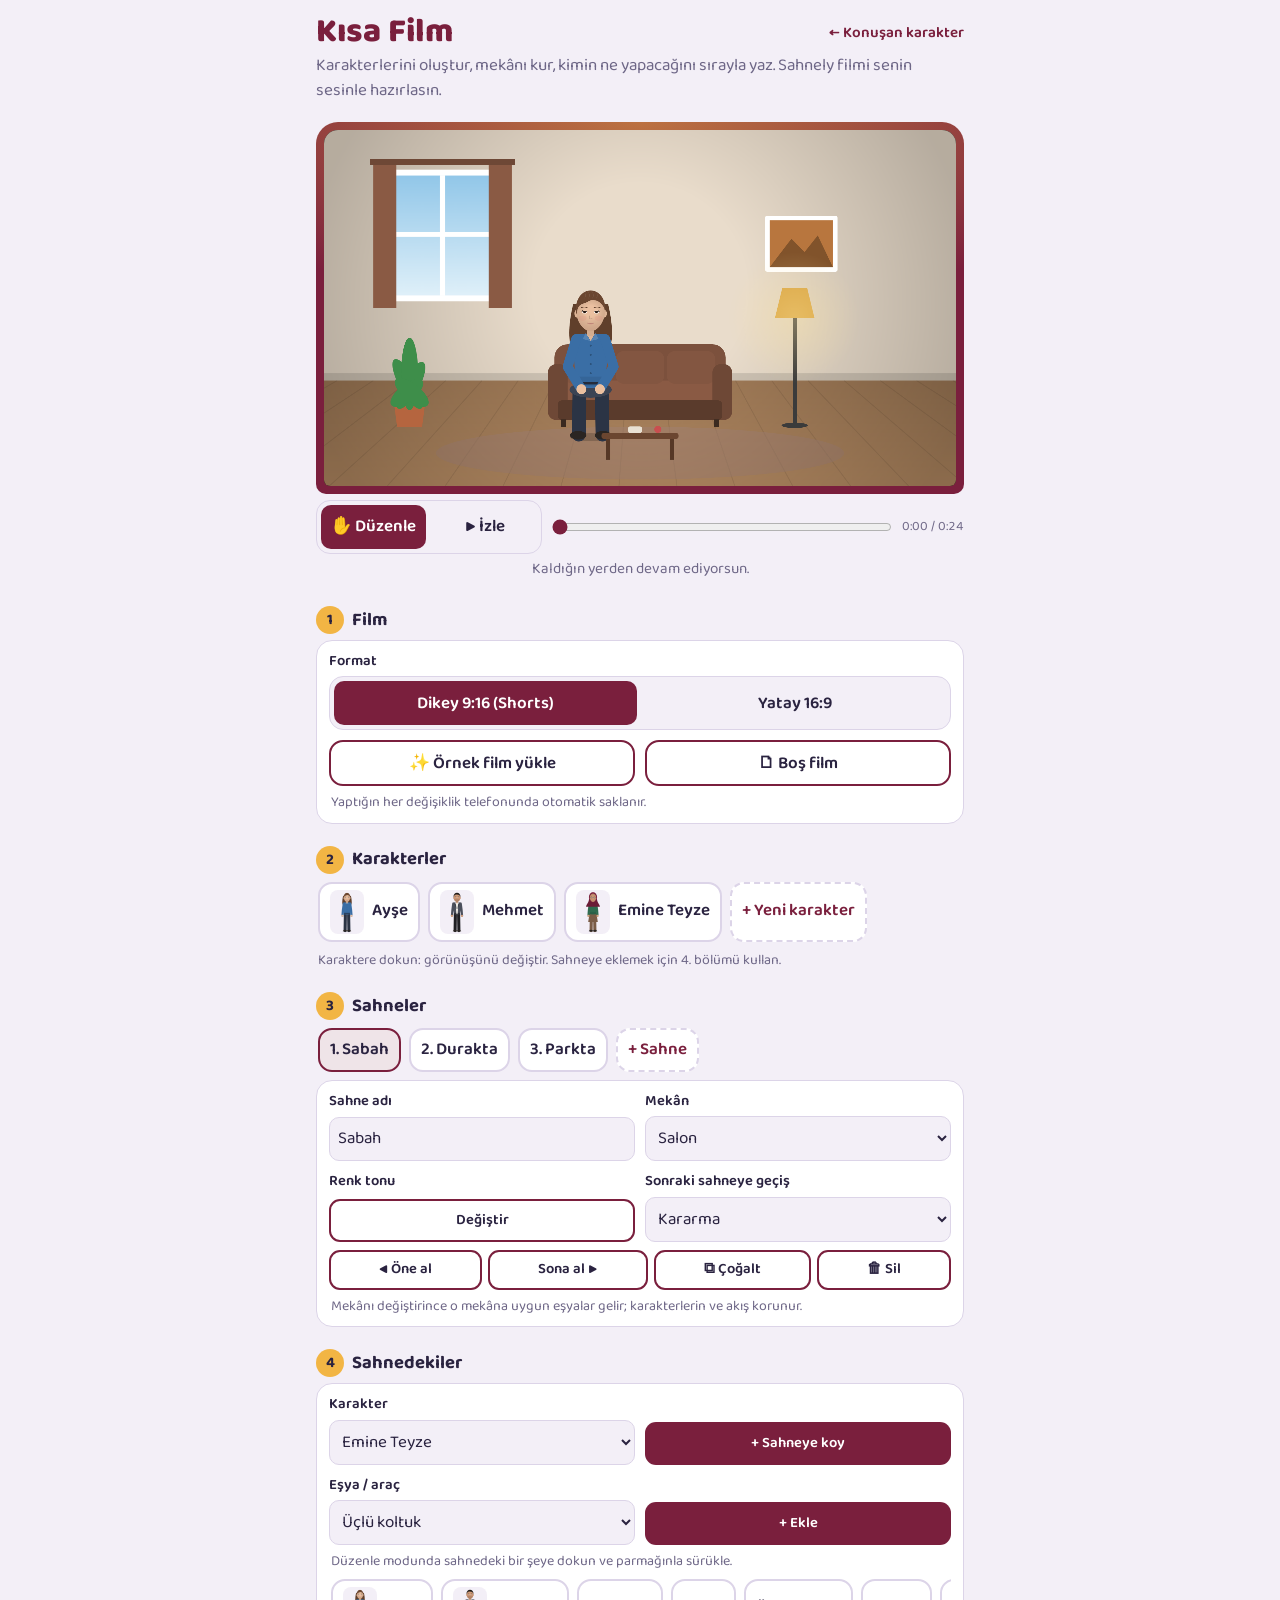
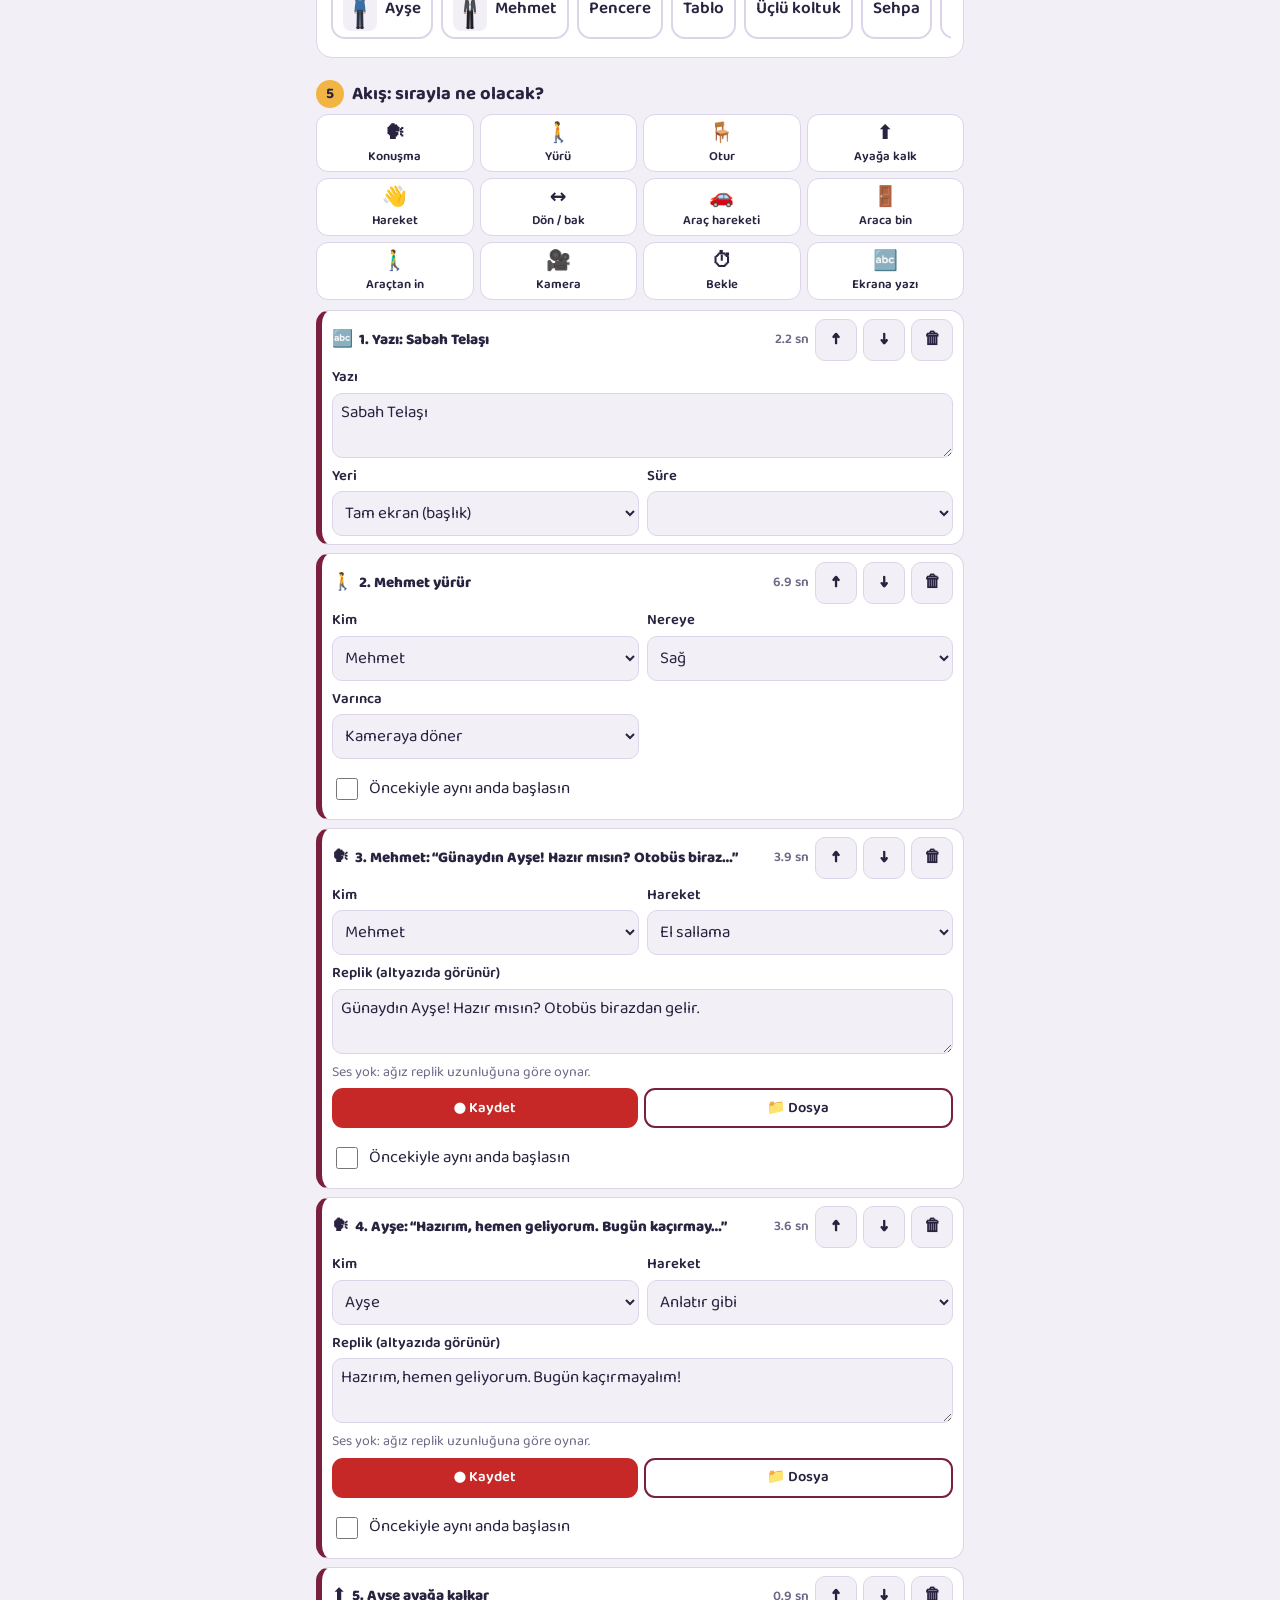
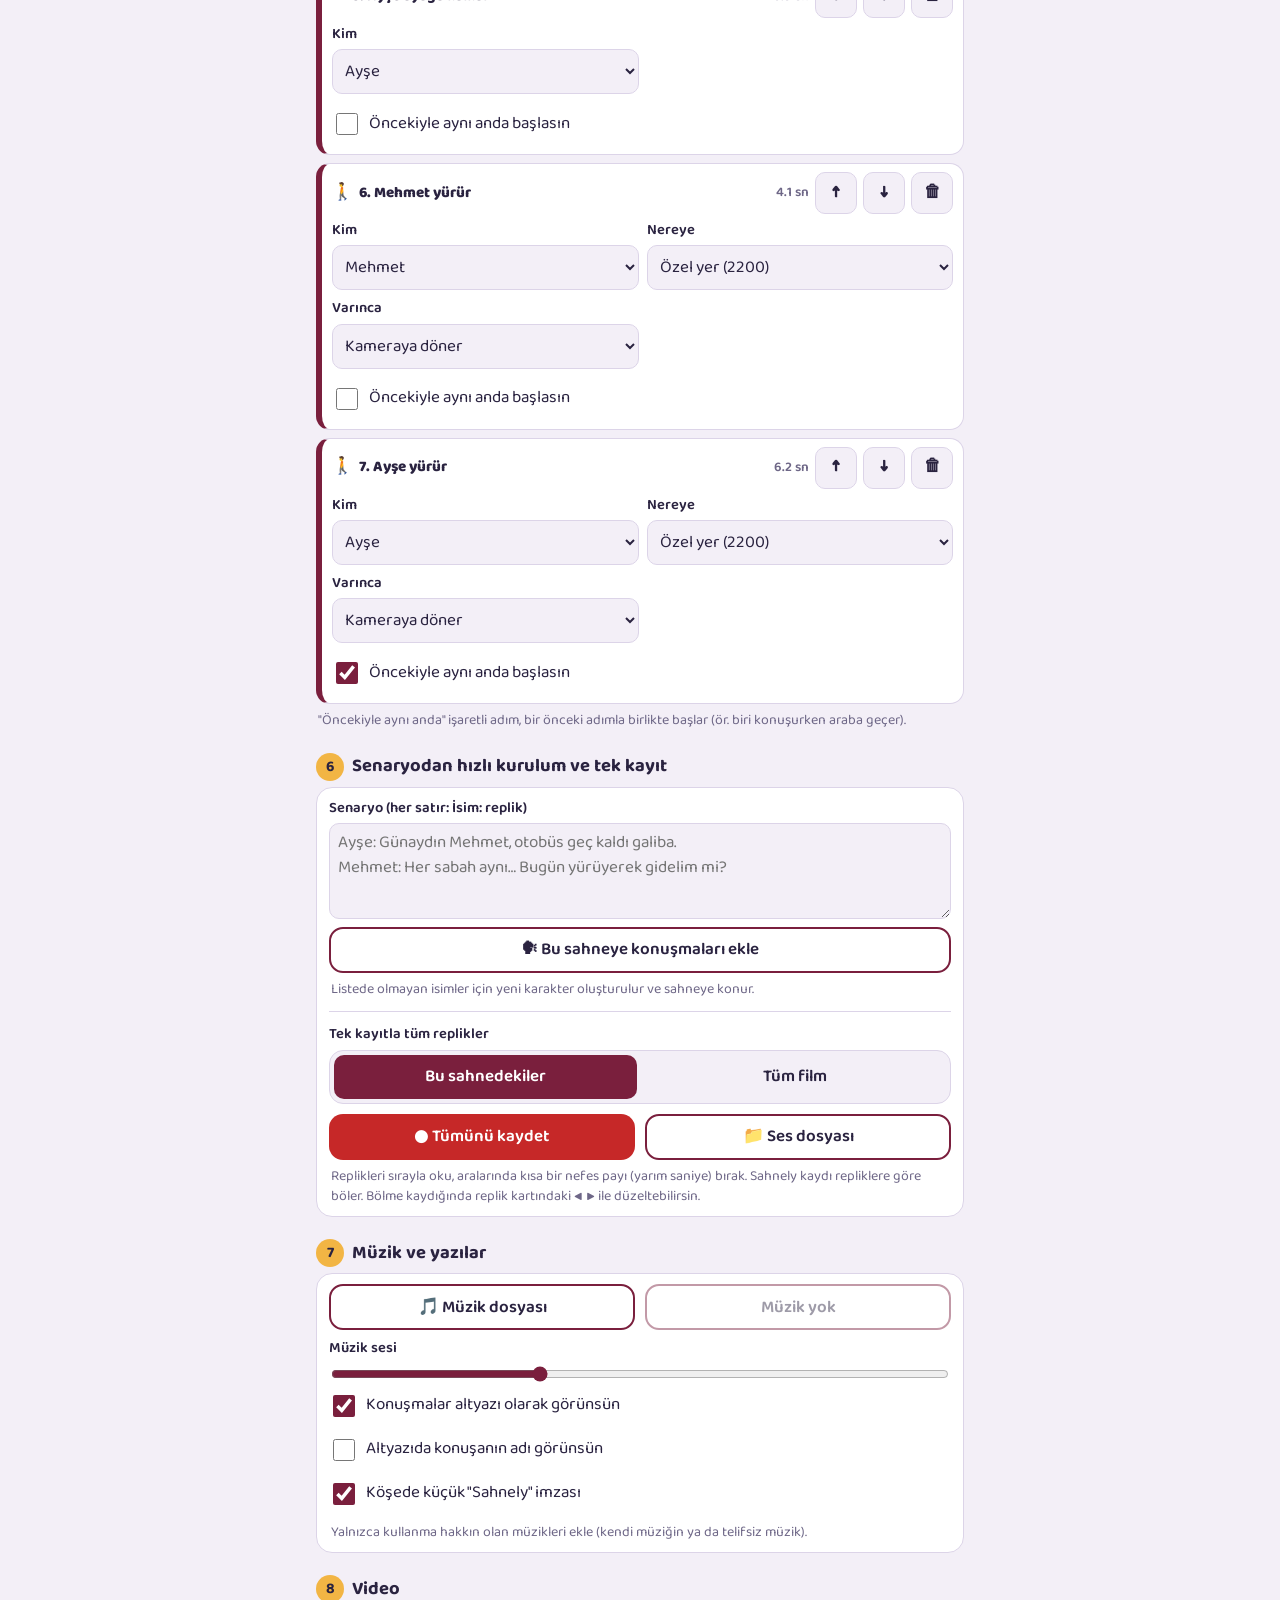
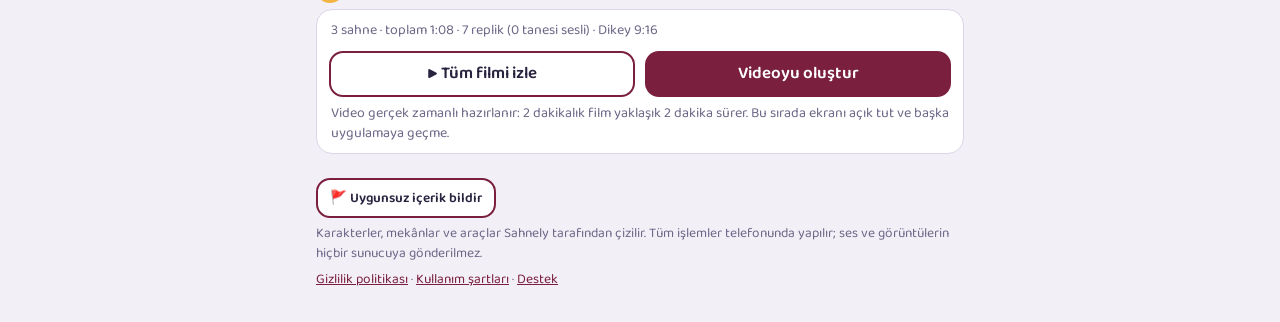
<file: film.html>
<!doctype html>
<html lang="tr">
<head>
<meta charset="utf-8">
<meta name="viewport" content="width=device-width, initial-scale=1, viewport-fit=cover">
<title>Sahnely Kısa Film</title>
<meta name="description" content="Birden çok karakterle, mekânlarla ve araçlarla 2D kısa film hazırla.">
<link rel="manifest" href="manifest.webmanifest">
<meta name="theme-color" content="#7A1F3D">
<link rel="icon" href="icon-192.png">
<link rel="preconnect" href="https://fonts.googleapis.com">
<link rel="preconnect" href="https://fonts.gstatic.com" crossorigin>
<link href="https://fonts.googleapis.com/css2?family=Baloo+2:wght@400;600;800&display=swap" rel="stylesheet">
<style>
:root{--bg:#F3EFF7;--panel:#FFFFFF;--ink:#2A2340;--muted:#6E6787;--accent:#7A1F3D;--glow:#F2B544;--line:#DCD4E8;
  color-scheme:light dark;box-sizing:border-box;padding-top:env(safe-area-inset-top,0px);padding-bottom:env(safe-area-inset-bottom,0px)}
@media (prefers-color-scheme:dark){:root:not([data-theme="light"]){--bg:#1D1B2E;--panel:#282541;--ink:#EDE8F6;--muted:#A9A2C0;--accent:#C2456E;--line:#3A3658}}
:root[data-theme="dark"]{--bg:#1D1B2E;--panel:#282541;--ink:#EDE8F6;--muted:#A9A2C0;--accent:#C2456E;--line:#3A3658}
*,*::before,*::after{box-sizing:inherit}
html,body{margin:0}
html{overflow-x:hidden}
body{background:var(--bg);color:var(--ink);font-family:"Baloo 2",system-ui,-apple-system,"Segoe UI",Roboto,sans-serif;font-size:17px;line-height:1.45;overflow-x:hidden}
header,main,footer{max-width:680px;margin:0 auto;padding:0 16px}
header{padding-top:16px}
.ust{display:flex;justify-content:space-between;align-items:center;gap:10px}
h1{font-size:2.1rem;font-weight:800;margin:0;line-height:1;color:var(--accent)}
.ust a{color:var(--accent);font-weight:600;text-decoration:none;font-size:.95rem;white-space:nowrap}
header p{margin:.3rem 0 .8rem;color:var(--muted)}
h2{font-size:1.15rem;margin:22px 0 6px;display:flex;align-items:center;gap:8px}
h2 .n{background:var(--glow);color:#2A2340;width:28px;height:28px;border-radius:50%;display:grid;place-items:center;font-size:.95rem;flex:none}
.sahneKutu{position:sticky;top:0;z-index:5;background:var(--bg);padding:6px 0 4px}
.stage{padding:8px;border-radius:22px 22px 10px 10px;background:radial-gradient(120% 70% at 50% 0%,rgba(242,181,68,.55),rgba(242,181,68,0) 70%),var(--accent);display:flex;justify-content:center}
.stage canvas{display:block;max-width:100%;max-height:min(46vh,560px);width:auto;height:auto;border-radius:14px 14px 6px 6px;background:#000;touch-action:none}
.kontrol{display:grid;grid-template-columns:auto minmax(0,1fr) auto;gap:8px;align-items:center;margin-top:6px}
.kontrol input[type=range]{flex:1;accent-color:var(--accent);min-height:36px}
#zaman{font-variant-numeric:tabular-nums;color:var(--muted);text-align:right;font-size:.82rem;white-space:nowrap;flex:none}
.kontrol .seg button{white-space:nowrap;padding:6px 10px}
.kontrol input[type=range]{min-width:60px}
#status{margin:4px 2px 0;color:var(--muted);min-height:1.4em;text-align:center;font-size:.95rem}
#status.err{color:var(--accent);font-weight:600}
.card{background:var(--panel);border:1px solid var(--line);border-radius:16px;padding:10px 12px}
.grid{display:grid;grid-template-columns:minmax(0,1fr) minmax(0,1fr);gap:10px}
.grid3{display:grid;grid-template-columns:repeat(3,minmax(0,1fr));gap:8px}
.field{display:grid;gap:4px;min-width:0}
.field>span{font-weight:600;font-size:.92rem}
.hint{color:var(--muted);font-size:.88rem;margin:6px 2px 0}
select,textarea,input[type=text],input[type=number]{width:100%;max-width:100%;min-width:0;font:inherit;border:1px solid var(--line);border-radius:10px;padding:7px 8px;background:var(--bg);color:var(--ink);min-height:44px}
textarea{min-height:96px;resize:vertical}
.sw{display:flex;flex-wrap:wrap;gap:7px;margin-top:2px}
.sw button{width:34px;height:34px;border-radius:50%;border:2px solid var(--line);cursor:pointer;padding:0}
.sw button[aria-pressed="true"]{outline:3px solid var(--accent);outline-offset:2px}
.chk{display:flex;align-items:center;gap:8px;min-height:44px}
.chk input{width:22px;height:22px;accent-color:var(--accent);flex:none}
.seg{display:grid;grid-auto-flow:column;grid-auto-columns:1fr;gap:6px;background:var(--bg);border:1px solid var(--line);border-radius:14px;padding:4px}
.seg button{font:inherit;font-weight:600;border:0;border-radius:10px;padding:7px 6px;min-height:44px;background:transparent;color:var(--ink);cursor:pointer;line-height:1.15}
.seg button[aria-pressed="true"]{background:var(--accent);color:#fff}
.btn{font:inherit;font-weight:600;border:0;border-radius:14px;padding:9px 12px;min-height:46px;cursor:pointer;display:inline-flex;align-items:center;justify-content:center;gap:6px;position:relative;text-decoration:none;line-height:1.15}
.btn:focus-visible,select:focus-visible,textarea:focus-visible,input:focus-visible,.sw button:focus-visible,.seg button:focus-visible,.chip:focus-visible{outline:3px solid var(--glow);outline-offset:2px}
.btn.primary{background:var(--accent);color:#fff}
.btn.ghost{background:var(--panel);color:var(--ink);border:2px solid var(--accent)}
.btn.amber{background:var(--glow);color:#2A2340}
.btn.rec{background:#c62828;color:#fff}
.btn.kucuk{min-height:40px;padding:6px 10px;font-size:.92rem;border-radius:11px}
.btn:disabled{opacity:.45;cursor:default}
.btn input[type=file]{position:absolute;opacity:0;width:1px;height:1px}
.actions{display:grid;grid-template-columns:1fr 1fr;gap:10px;margin-top:10px}
.gizli{display:none!important}
.chips{display:flex;gap:8px;overflow-x:auto;padding:2px 2px 8px;scrollbar-width:thin}
.chip{flex:none;font:inherit;font-weight:600;border:2px solid var(--line);background:var(--panel);color:var(--ink);border-radius:14px;padding:6px 10px;min-height:44px;cursor:pointer;display:flex;align-items:center;gap:8px}
.chip[aria-pressed="true"]{border-color:var(--accent);background:color-mix(in srgb,var(--accent) 12%,var(--panel))}
.chip canvas{width:34px;height:44px;border-radius:8px;background:var(--bg)}
.chip.ekle{border-style:dashed;color:var(--accent)}
.adimlar{display:grid;gap:8px}
.adim{min-width:0;overflow:hidden;background:var(--panel);border:1px solid var(--line);border-left:6px solid var(--accent);border-radius:14px;padding:8px 10px}
.adim.aktif{box-shadow:0 0 0 3px var(--glow)}
.adim header{all:unset;display:flex;align-items:center;gap:6px;font-weight:800}
.adim header .bas{flex:1;min-width:0;overflow:hidden;display:-webkit-box;-webkit-line-clamp:2;-webkit-box-orient:vertical;font-size:.95rem;line-height:1.2;cursor:pointer}
.adim header button{font:inherit;border:1px solid var(--line);background:var(--bg);color:var(--ink);border-radius:10px;width:40px;min-height:40px;padding:0;cursor:pointer;flex:none}
.adim .govde{display:grid;grid-template-columns:minmax(0,1fr) minmax(0,1fr);gap:8px;margin-top:6px}
.adim .govde .tam{grid-column:1/-1}
.adim .sure{color:var(--muted);font-size:.85rem;font-weight:600}
.ekleIzgara{display:grid;grid-template-columns:repeat(4,1fr);gap:6px}
.ekleIzgara button{font:inherit;font-size:.8rem;font-weight:600;line-height:1.1;border:1px solid var(--line);background:var(--panel);color:var(--ink);border-radius:12px;min-height:58px;padding:4px;cursor:pointer;display:grid;place-items:center}
.ekleIzgara button b{font-size:1.25rem}
.secPanel{margin-top:8px;border:2px solid var(--glow)}
.satir{display:flex;gap:6px;flex-wrap:wrap;align-items:center}
.satir .btn{flex:1 1 auto;min-width:0}
footer{color:var(--muted);font-size:.85rem;padding:24px 16px 32px;display:flex;flex-direction:column;gap:6px}
footer a{color:var(--accent)}
dialog{max-width:540px;width:94vw;border:1px solid var(--line);border-radius:18px;background:var(--panel);color:var(--ink);padding:14px;max-height:92vh}
dialog::backdrop{background:rgba(0,0,0,.5)}
#onizKarakter{display:block;margin:0 auto 6px;width:120px;height:160px;background:var(--bg);border-radius:12px}
#dl{display:none;margin-top:10px;width:100%}
.ilerleme{height:8px;border-radius:6px;background:var(--line);overflow:hidden;margin-top:8px}
.ilerleme i{display:block;height:100%;width:0;background:var(--accent)}
@media (max-width:420px){.adim .govde{grid-template-columns:minmax(0,1fr)}}
</style>
</head>
<body>
<header>
  <div class="ust"><h1>Kısa Film</h1><a href="index.html">← Konuşan karakter</a></div>
  <p>Karakterlerini oluştur, mekânı kur, kimin ne yapacağını sırayla yaz. Sahnely filmi senin sesinle hazırlasın.</p>
</header>
<main>
  <div class="sahneKutu">
    <div class="stage"><canvas id="cv" width="1920" height="1080" aria-label="Sahne"></canvas></div>
    <div class="kontrol">
      <div class="seg" role="group" aria-label="Mod" style="flex:none">
        <button data-mod="duzen" aria-pressed="true">✋ Düzenle</button>
        <button data-mod="oynat" aria-pressed="false">▶ İzle</button>
      </div>
      <input type="range" id="zamanCubuk" min="0" max="1000" value="0" aria-label="Zaman">
      <span id="zaman">0:00</span>
    </div>
    <p id="status" role="status">Hoş geldin!</p>
  </div>

  <h2><span class="n">1</span>Film</h2>
  <div class="card">
    <div class="field"><span>Format</span>
      <div class="seg" role="group" aria-label="Video formatı">
        <button data-format="dikey" aria-pressed="true">Dikey 9:16 (Shorts)</button>
        <button data-format="yatay" aria-pressed="false">Yatay 16:9</button>
      </div></div>
    <div class="actions">
      <button class="btn ghost" id="ornekBtn">✨ Örnek film yükle</button>
      <button class="btn ghost" id="yeniBtn">🗋 Boş film</button>
    </div>
    <p class="hint">Yaptığın her değişiklik telefonunda otomatik saklanır.</p>
  </div>

  <h2><span class="n">2</span>Karakterler</h2>
  <div class="chips" id="kadroListe"></div>
  <p class="hint" style="margin-top:0">Karaktere dokun: görünüşünü değiştir. Sahneye eklemek için 4. bölümü kullan.</p>

  <h2><span class="n">3</span>Sahneler</h2>
  <div class="chips" id="sahneListe"></div>
  <div class="card">
    <div class="grid">
      <label class="field"><span>Sahne adı</span><input type="text" id="sahneAd" maxlength="40"></label>
      <label class="field"><span>Mekân</span><select id="mekan"></select></label>
      <div class="field"><span>Renk tonu</span><button class="btn ghost kucuk" id="palBtn">Değiştir</button></div>
      <label class="field"><span>Sonraki sahneye geçiş</span><select id="gecis"><option value="kararma">Kararma</option><option value="kesme">Doğrudan</option></select></label>
    </div>
    <div class="satir" style="margin-top:8px">
      <button class="btn ghost kucuk" id="sahneSola">◀ Öne al</button>
      <button class="btn ghost kucuk" id="sahneSaga">Sona al ▶</button>
      <button class="btn ghost kucuk" id="sahneKopya">⧉ Çoğalt</button>
      <button class="btn ghost kucuk" id="sahneSil">🗑 Sil</button>
    </div>
    <p class="hint">Mekânı değiştirince o mekâna uygun eşyalar gelir; karakterlerin ve akış korunur.</p>
  </div>

  <h2><span class="n">4</span>Sahnedekiler</h2>
  <div class="card">
    <div class="grid">
      <label class="field"><span>Karakter</span><select id="oyuncuSec"></select></label>
      <div class="field"><span>&nbsp;</span><button class="btn primary kucuk" id="oyuncuEkle">+ Sahneye koy</button></div>
      <label class="field"><span>Eşya / araç</span><select id="esyaSec"></select></label>
      <div class="field"><span>&nbsp;</span><button class="btn primary kucuk" id="esyaEkle">+ Ekle</button></div>
    </div>
    <p class="hint">Düzenle modunda sahnedeki bir şeye dokun ve parmağınla sürükle.</p>
    <div class="chips" id="nesneListe" style="margin-top:6px"></div>
    <div id="secPanel" class="card secPanel gizli"></div>
  </div>

  <h2><span class="n">5</span>Akış: sırayla ne olacak?</h2>
  <div class="ekleIzgara" id="adimEkle"></div>
  <div class="adimlar" id="adimListe" style="margin-top:10px"></div>
  <p class="hint">"Öncekiyle aynı anda" işaretli adım, bir önceki adımla birlikte başlar (ör. biri konuşurken araba geçer).</p>

  <h2><span class="n">6</span>Senaryodan hızlı kurulum ve tek kayıt</h2>
  <div class="card">
    <label class="field"><span>Senaryo (her satır: İsim: replik)</span>
      <textarea id="senaryo" placeholder="Ayşe: Günaydın Mehmet, otobüs geç kaldı galiba.&#10;Mehmet: Her sabah aynı… Bugün yürüyerek gidelim mi?"></textarea></label>
    <button class="btn ghost" id="senaryoBtn" style="width:100%;margin-top:8px">🗣 Bu sahneye konuşmaları ekle</button>
    <p class="hint">Listede olmayan isimler için yeni karakter oluşturulur ve sahneye konur.</p>
    <hr style="border:0;border-top:1px solid var(--line);margin:12px 0">
    <div class="field"><span>Tek kayıtla tüm replikler</span>
      <div class="seg" role="group" aria-label="Kapsam">
        <button data-kapsam="sahne" aria-pressed="true">Bu sahnedekiler</button>
        <button data-kapsam="film" aria-pressed="false">Tüm film</button>
      </div></div>
    <div class="actions">
      <button class="btn rec" id="tekKayitBtn">● Tümünü kaydet</button>
      <label class="btn ghost">📁 Ses dosyası<input type="file" id="tekDosya" accept="audio/*"></label>
    </div>
    <p class="hint" id="tekBilgi">Replikleri sırayla oku, aralarında kısa bir nefes payı (yarım saniye) bırak. Sahnely kaydı repliklere göre böler. Bölme kaydığında replik kartındaki ◀ ▶ ile düzeltebilirsin.</p>
  </div>

  <h2><span class="n">7</span>Müzik ve yazılar</h2>
  <div class="card">
    <div class="actions" style="margin-top:0">
      <label class="btn ghost">🎵 Müzik dosyası<input type="file" id="muzikIn" accept="audio/*"></label>
      <button class="btn ghost" id="muzikSil" disabled>Müziği kaldır</button>
    </div>
    <label class="field" style="margin-top:8px"><span>Müzik sesi</span><input type="range" id="muzikSes" min="0" max="60" value="20" style="accent-color:var(--accent)"></label>
    <label class="chk"><input type="checkbox" id="altyazi" checked> Konuşmalar altyazı olarak görünsün</label>
    <label class="chk"><input type="checkbox" id="isimli"> Altyazıda konuşanın adı görünsün</label>
    <label class="chk"><input type="checkbox" id="imza" checked> Köşede küçük "Sahnely" imzası</label>
    <p class="hint">Yalnızca kullanma hakkın olan müzikleri ekle (kendi müziğin ya da telifsiz müzik).</p>
  </div>

  <h2><span class="n">8</span>Video</h2>
  <div class="card">
    <p class="hint" id="filmBilgi" style="margin-top:0"></p>
    <div class="actions">
      <button class="btn ghost" id="filmOnizle">▶ Tüm filmi izle</button>
      <button class="btn primary" id="filmKaydet">Videoyu oluştur</button>
    </div>
    <div class="ilerleme gizli" id="ilerleme"><i></i></div>
    <a class="btn amber" id="dl">⬇ Videoyu indir</a>
    <p class="hint">Video gerçek zamanlı hazırlanır: 2 dakikalık film yaklaşık 2 dakika sürer. Bu sırada ekranı açık tut ve başka uygulamaya geçme.</p>
  </div>
</main>
<footer>
  <button class="btn ghost" id="bildirBtn" style="align-self:flex-start;min-height:40px">🚩 Uygunsuz içerik bildir</button>
  <span>Karakterler, mekânlar ve araçlar Sahnely tarafından çizilir. Tüm işlemler telefonunda yapılır; ses ve görüntülerin hiçbir sunucuya gönderilmez.</span>
  <span><a href="gizlilik.html">Gizlilik politikası</a> · <a href="kullanim-sartlari.html">Kullanım şartları</a> · <a href="mailto:sahnely.destek@gmail.com">Destek</a></span>
</footer>

<dialog id="karDlg">
  <canvas id="onizKarakter" width="240" height="320"></canvas>
  <div class="grid">
    <label class="field"><span>Adı</span><input type="text" id="kAd" maxlength="24"></label>
    <div class="field"><span>&nbsp;</span><button class="btn amber kucuk" id="kRand">🎲 Rastgele</button></div>
    <label class="field"><span>Cinsiyet</span><select id="kGender"><option value="kadin">Kadın</option><option value="erkek">Erkek</option></select></label>
    <label class="field"><span>Yaş</span><select id="kAge"><option value="genc">Genç (14–24)</option><option value="yetiskin">Yetişkin (25–45)</option><option value="orta">Orta yaş (45–65)</option><option value="yasli">Yaşlı (65–85+)</option></select></label>
    <label class="field"><span>Saç</span><select id="kHair"><option value="uzun">Uzun</option><option value="orta">Omuz hizası</option><option value="topuz">Topuz</option><option value="kivircik">Kıvırcık</option><option value="kisa">Kısa</option><option value="kel">Seyrek / kel</option><option value="basortusu">Başörtüsü</option></select></label>
    <label class="field"><span>Üst</span><select id="kOutfit"><option value="tisort">Tişört</option><option value="gomlek">Gömlek</option><option value="ceket">Ceket</option><option value="kazak">Kazak</option></select></label>
    <label class="field"><span>Alt</span><select id="kAlt"><option value="pantolon">Pantolon</option><option value="etek">Etek</option></select></label>
    <label class="field"><span>Sakal</span><select id="kBeard"><option value="yok">Yok</option><option value="biyik">Bıyık</option><option value="sakal">Sakal</option><option value="kirli">Kirli sakal</option></select></label>
    <label class="chk"><input type="checkbox" id="kGlasses"> Gözlük</label>
  </div>
  <div class="field" style="margin-top:6px"><span>Ten</span><div class="sw" id="kSkin"></div></div>
  <div class="field" style="margin-top:6px"><span>Saç / başörtüsü</span><div class="sw" id="kHairC"></div></div>
  <div class="field" style="margin-top:6px"><span>Üst renk</span><div class="sw" id="kCloth"></div></div>
  <div class="field" style="margin-top:6px"><span>Alt renk</span><div class="sw" id="kPants"></div></div>
  <div class="actions">
    <button class="btn ghost" id="kSil">🗑 Karakteri sil</button>
    <button class="btn primary" id="kTamam">Tamam</button>
  </div>
</dialog>

<dialog id="bildirDlg">
  <h2 style="margin-top:0">İçerik bildir</h2>
  <p class="hint" style="margin-top:0">Sahnely ile üretilmiş uygunsuz bir içerik gördüysen bize bildir. Bildirimler incelenir.</p>
  <label class="field"><span>Sebep</span><select id="bildirSebep">
    <option>Nefret söylemi veya taciz</option><option>Cinsel içerik</option><option>Şiddet</option>
    <option>Başkasının sesi veya kimliği izinsiz kullanılmış</option><option>Yanıltıcı veya sahte içerik</option><option>Diğer</option></select></label>
  <label class="field" style="margin-top:10px"><span>Açıklama (video bağlantısı vb.)</span><textarea id="bildirNot" style="min-height:80px"></textarea></label>
  <div class="actions">
    <button class="btn ghost" id="bildirIptal">Vazgeç</button>
    <button class="btn primary" id="bildirGonder">Bildir</button>
  </div>
</dialog>
<script>
"use strict";

const $=id=>document.getElementById(id);
const ss=(a,b,x)=>{const t=Math.min(1,Math.max(0,(x-a)/(b-a)));return t*t*(3-2*t);};
const clamp=(x,a,b)=>Math.min(b,Math.max(a,x));
const fmt=s=>`${Math.floor(s/60)}:${String(Math.floor(s%60)).padStart(2,'0')}`;
const h2r=h=>{h=h.replace('#','');return[0,2,4].map(i=>parseInt(h.slice(i,i+2),16));};
const r2h=a=>'#'+a.map(v=>Math.round(Math.max(0,Math.min(255,v))).toString(16).padStart(2,'0')).join('');
const mix=(a,b,t)=>{const A=h2r(a),B=h2r(b);return r2h(A.map((v,i)=>v+(B[i]-v)*t));};
const shade=(h,k)=>k<0?mix(h,'#000000',-k):mix(h,'#ffffff',k);
function rng(seed){return()=>{seed|=0;seed=seed+0x6D2B79F5|0;let t=Math.imul(seed^seed>>>15,1|seed);t=t+Math.imul(t^t>>>7,61|t)^t;return((t^t>>>14)>>>0)/4294967296;};}
function rr(g,x,y,w,h,r){r=Math.min(r,Math.abs(w)/2,Math.abs(h)/2);g.beginPath();g.moveTo(x+r,y);g.arcTo(x+w,y,x+w,y+h,r);g.arcTo(x+w,y+h,x,y+h,r);g.arcTo(x,y+h,x,y,r);g.arcTo(x,y,x+w,y,r);g.closePath();}
const SKINS=['#F6D7C3','#EBC0A0','#D9A27E','#C68863','#A86B4A','#7E4E35'];
const HAIRS=['#1f1a17','#3b2a20','#6b4630','#9a6b45','#d6b16a','#a4472b','#9d9a96','#e6e3df','#5b3f6e','#2f4a6b','#7a1f3d','#e7c9a9'];
const CLOTHS=['#3a6ea5','#7a1f3d','#2f6b4f','#c9772f','#4b4f5c','#a6a1c9','#d9c7a7','#1f2a44','#b5473a','#e3d8c6'];
let ctx=null, S=null;

/* ---------- Kafa (ana Sahnely çizimiyle aynı; dönüş eklendi) ---------- */
let HX=540, HY=800;
function agedHair(){
  const base=HAIRS[S.hairColor]; if(S.hair==='basortusu') return base;
  return S.age==='orta'?mix(base,'#a8a6a2',0.3):S.age==='yasli'?mix(base,'#dcdad6',0.75):base;
}
function facePath(g,rx,ry){
  g.beginPath(); g.moveTo(HX,HY-ry);
  g.bezierCurveTo(HX+rx*0.6,HY-ry,HX+rx,HY-ry*0.55,HX+rx,HY-ry*0.02);
  g.bezierCurveTo(HX+rx,HY+ry*0.48,HX+rx*0.5,HY+ry,HX,HY+ry);
  g.bezierCurveTo(HX-rx*0.5,HY+ry,HX-rx,HY+ry*0.48,HX-rx,HY-ry*0.02);
  g.bezierCurveTo(HX-rx,HY-ry*0.55,HX-rx*0.6,HY-ry,HX,HY-ry); g.closePath();
}
function drawBody(breath){
  const cloth=CLOTHS[S.cloth], skin=SKINS[S.skin];
  ctx.save(); ctx.translate(HX,1100); ctx.scale(1,1+breath); ctx.translate(-HX,-1100);
  ctx.fillStyle=shade(skin,-0.12); ctx.beginPath(); ctx.moveTo(HX-76,930); ctx.lineTo(HX+76,930); ctx.lineTo(HX+86,1090); ctx.lineTo(HX-86,1090); ctx.fill();
  ctx.fillStyle=cloth; ctx.beginPath(); ctx.moveTo(HX-90,1040);
  ctx.bezierCurveTo(HX-250,1060,HX-360,1110,HX-380,1260); ctx.lineTo(HX-420,1920); ctx.lineTo(HX+420,1920); ctx.lineTo(HX+380,1260);
  ctx.bezierCurveTo(HX+360,1110,HX+250,1060,HX+90,1040); ctx.closePath(); ctx.fill();
  const shd=ctx.createLinearGradient(0,1250,0,1920); shd.addColorStop(0,'rgba(0,0,0,0)'); shd.addColorStop(1,'rgba(0,0,0,.14)'); ctx.fillStyle=shd; ctx.fillRect(HX-420,1250,840,670);
  if(S.outfit==='tisort'){ ctx.fillStyle=shade(skin,-0.05); ctx.beginPath(); ctx.ellipse(HX,1050,95,48,0,0,Math.PI); ctx.fill();
    ctx.strokeStyle=shade(cloth,-0.2); ctx.lineWidth=10; ctx.beginPath(); ctx.ellipse(HX,1050,100,52,0,0,Math.PI); ctx.stroke(); }
  if(S.outfit==='gomlek'||S.outfit==='ceket'){
    if(S.outfit==='ceket'){ ctx.fillStyle='#f1eee8'; ctx.beginPath(); ctx.moveTo(HX-110,1045); ctx.lineTo(HX+110,1045); ctx.lineTo(HX+40,1920); ctx.lineTo(HX-40,1920); ctx.fill();
      ctx.fillStyle=shade(cloth,-0.18); [[-1],[1]].forEach(([s])=>{ ctx.beginPath(); ctx.moveTo(HX+s*100,1045); ctx.lineTo(HX+s*170,1110); ctx.lineTo(HX+s*60,1500); ctx.lineTo(HX+s*30,1500); ctx.fill(); }); }
    const col=S.outfit==='ceket'?'#ffffff':shade(cloth,0.15);
    ctx.fillStyle=shade(skin,-0.05); ctx.beginPath(); ctx.moveTo(HX-70,1040); ctx.lineTo(HX+70,1040); ctx.lineTo(HX,1150); ctx.fill();
    ctx.fillStyle=col; [-1,1].forEach(s=>{ ctx.beginPath(); ctx.moveTo(HX+s*72,1030); ctx.lineTo(HX+s*4,1150); ctx.lineTo(HX+s*120,1110); ctx.closePath(); ctx.fill(); });
    if(S.outfit==='gomlek'){ ctx.fillStyle=shade(cloth,-0.25); for(let y=1200;y<1900;y+=110){ ctx.beginPath(); ctx.arc(HX,y,9,0,7); ctx.fill(); } }
  }
  if(S.outfit==='kazak'){ ctx.fillStyle=shade(cloth,-0.12); rr(ctx,HX-105,1010,210,70,30); ctx.fill();
    ctx.strokeStyle=shade(cloth,-0.25); ctx.lineWidth=4; for(let x=HX-90;x<=HX+90;x+=18){ ctx.beginPath(); ctx.moveTo(x,1018); ctx.lineTo(x,1072); ctx.stroke(); } }
  ctx.restore();
}
function hairBack(hc){
  ctx.fillStyle=shade(hc,-0.1);
  if(S.hair==='uzun'){ ctx.beginPath(); ctx.moveTo(HX-200,700); ctx.bezierCurveTo(HX-260,950,HX-260,1150,HX-200,1250); ctx.lineTo(HX+200,1250);
    ctx.bezierCurveTo(HX+260,1150,HX+260,950,HX+200,700); ctx.closePath(); ctx.fill(); }
  if(S.hair==='orta'){ ctx.beginPath(); ctx.moveTo(HX-205,700); ctx.bezierCurveTo(HX-240,850,HX-230,960,HX-190,1010); ctx.lineTo(HX+190,1010);
    ctx.bezierCurveTo(HX+230,960,HX+240,850,HX+205,700); ctx.closePath(); ctx.fill(); }
  if(S.hair==='kivircik'&&S.gender==='kadin'){ for(let i=0;i<14;i++){ const a=Math.PI*(0.05+i*0.064); ctx.beginPath(); ctx.arc(HX+Math.cos(a)*215,HY-30+Math.sin(a)*190*0.0+i%2*30+ (a>Math.PI/2?0:0),70,0,7); ctx.fill(); }
    ctx.beginPath(); ctx.ellipse(HX,HY+40,250,240,0,0,7); ctx.fill(); }
}
function hairFront(hc,rx,ry){
  ctx.fillStyle=hc;
  if(S.hair==='kel'){ [-1,1].forEach(s=>{ ctx.beginPath(); ctx.ellipse(HX+s*(rx-10),HY-30,30,80,s*0.15,0,7); ctx.fill(); }); return; }
  if(S.hair==='kivircik'){ for(let i=0;i<11;i++){ const a=Math.PI*(1.02+i*0.096); ctx.beginPath(); ctx.arc(HX+Math.cos(a)*(rx-5),HY-40+Math.sin(a)*(ry-10),58,0,7); ctx.fill(); } return; }
  // kafa üstü
  ctx.beginPath(); ctx.moveTo(HX-rx-8,HY-10);
  ctx.bezierCurveTo(HX-rx-22,HY-ry-125,HX+rx+22,HY-ry-125,HX+rx+8,HY-10);
  if(S.hair==='kisa'){ ctx.bezierCurveTo(HX+rx-10,HY-90,HX+rx-40,HY-ry+50,HX+20,HY-ry+55); ctx.bezierCurveTo(HX-60,HY-ry+40,HX-rx+20,HY-ry+80,HX-rx+10,HY-60); }
  else { ctx.bezierCurveTo(HX+rx-15,HY-120,HX+40,HY-ry+30,HX-40,HY-ry+90); ctx.bezierCurveTo(HX-110,HY-ry+120,HX-rx+10,HY-100,HX-rx+4,HY+20); }
  ctx.closePath(); ctx.fill();
  if(S.hair==='topuz'){ ctx.beginPath(); ctx.arc(HX,HY-ry-60,75,0,7); ctx.fill(); }
  ctx.strokeStyle=shade(hc,0.18); ctx.lineWidth=5; ctx.globalAlpha=.5;
  for(let i=0;i<4;i++){ ctx.beginPath(); ctx.moveTo(HX-80+i*45,HY-ry-28); ctx.quadraticCurveTo(HX-40+i*45,HY-ry+5,HX-70+i*45,HY-ry+45); ctx.stroke(); }
  ctx.globalAlpha=1;
}
function scarf(c,rx,ry){
  ctx.fillStyle=shade(c,-0.12); ctx.beginPath(); ctx.moveTo(HX-rx-40,HY+60); ctx.bezierCurveTo(HX-rx-60,HY+260,HX-330,1120,HX-360,1260);
  ctx.lineTo(HX+360,1260); ctx.bezierCurveTo(HX+330,1120,HX+rx+60,HY+260,HX+rx+40,HY+60); ctx.closePath(); ctx.fill();
  ctx.fillStyle=c; ctx.beginPath(); ctx.ellipse(HX,HY-25,rx+48,ry+55,0,0,7); ctx.fill();
  ctx.strokeStyle=shade(c,-0.2); ctx.lineWidth=6; ctx.beginPath(); ctx.ellipse(HX,HY-25,rx+20,ry+28,0,Math.PI*1.1,Math.PI*1.9); ctx.stroke();
}
function eye(x,y,blink,gz,fem,young){
  const rx=31, ry=young?21:18, skin=SKINS[S.skin];
  ctx.save(); ctx.beginPath(); ctx.ellipse(x,y,rx,ry,0,0,7); ctx.fillStyle='#fbfaf7'; ctx.fill(); ctx.clip();
  const ix=x+gz[0]*9, iy=y+gz[1]*5;
  ctx.fillStyle='#4a3326'; ctx.beginPath(); ctx.arc(ix,iy,15,0,7); ctx.fill();
  ctx.fillStyle='#120b08'; ctx.beginPath(); ctx.arc(ix,iy,7,0,7); ctx.fill();
  ctx.fillStyle='#fff'; ctx.beginPath(); ctx.arc(ix+5,iy-5,4,0,7); ctx.fill();
  const lid=(S.age==='yasli'?0.28:0.16)+0.84*blink;
  ctx.fillStyle=skin; ctx.fillRect(x-rx-2,y-ry-2,rx*2+4,(ry*2+4)*lid);
  ctx.fillStyle=shade(skin,-0.08); ctx.fillRect(x-rx-2,y+ry-(ry*2+4)*blink*0.25,rx*2+4,ry*2);
  ctx.restore();
  ctx.strokeStyle='#2a1d17'; ctx.lineWidth=fem?6:4; ctx.lineCap='round';
  const ly=y-ry+(ry*2)*lid;
  ctx.beginPath(); ctx.moveTo(x-rx,y); ctx.quadraticCurveTo(x,Math.min(ly,y+ry)-(blink>0.9?0:ry*0.25),x+rx,y); ctx.stroke();
  if(fem&&blink<0.6){ const s=x<HX?-1:1; ctx.lineWidth=4;
    ctx.beginPath(); ctx.moveTo(x+s*rx*0.92,y-ry*0.35); ctx.lineTo(x+s*(rx+12),y-ry*0.75); ctx.stroke();
    ctx.beginPath(); ctx.moveTo(x+s*rx*0.7,y-ry*0.72); ctx.lineTo(x+s*(rx*0.82+6),y-ry-6); ctx.stroke(); }
}
function mouth(open,wide){
  const skin=SKINS[S.skin], lip=S.gender==='kadin'?mix(skin,'#b34a5a',0.45):mix(skin,'#8a4a44',0.3);
  const round=Math.max(0,-wide), hw=38*(1+0.22*Math.max(0,wide))-9*round*Math.min(1,open*3), mx=HX, my=HY+118;
  if(open<0.04){ ctx.strokeStyle=shade(lip,-0.15); ctx.lineWidth=7; ctx.lineCap='round';
    ctx.beginPath(); ctx.moveTo(mx-hw,my); ctx.quadraticCurveTo(mx,my+7,mx+hw,my); ctx.stroke();
    ctx.strokeStyle=lip; ctx.lineWidth=5; ctx.beginPath(); ctx.moveTo(mx-hw*0.6,my+9); ctx.quadraticCurveTo(mx,my+16,mx+hw*0.6,my+9); ctx.globalAlpha=.6; ctx.stroke(); ctx.globalAlpha=1; return; }
  const h=6+open*46;
  ctx.fillStyle=lip; ctx.beginPath(); ctx.moveTo(mx-hw-4,my); ctx.bezierCurveTo(mx-hw*0.5,my-h*0.55-8,mx+hw*0.5,my-h*0.55-8,mx+hw+4,my);
  ctx.bezierCurveTo(mx+hw*0.6,my+h+10,mx-hw*0.6,my+h+10,mx-hw-4,my); ctx.fill();
  ctx.save(); ctx.beginPath(); ctx.moveTo(mx-hw+2,my); ctx.bezierCurveTo(mx-hw*0.45,my-h*0.4,mx+hw*0.45,my-h*0.4,mx+hw-2,my);
  ctx.bezierCurveTo(mx+hw*0.5,my+h,mx-hw*0.5,my+h,mx-hw+2,my); ctx.closePath(); ctx.fillStyle='#3d1418'; ctx.fill(); ctx.clip();
  if(open>0.15){ ctx.fillStyle='#f4efe6'; ctx.fillRect(mx-hw,my-h*0.45,hw*2,Math.min(16,h*0.32)); }
  if(open>0.35){ ctx.fillStyle='#b4505a'; ctx.beginPath(); ctx.ellipse(mx,my+h*0.75,hw*0.6,h*0.35,0,0,7); ctx.fill(); }
  ctx.restore();
}
function drawHead(A,t){
  const _T=A.turn||0;
  const fem=S.gender==='kadin', young=S.age==='genc', skin=SKINS[S.skin], hc=agedHair();
  const rx=fem?162:176, ry=fem?212:220;
  if(S.hair==='basortusu') scarf(hc,rx,ry);
  [-1,1].forEach(s=>{ if(S.hair==='basortusu'||s*_T<-0.4) return; ctx.fillStyle=shade(skin,-0.06); ctx.beginPath(); ctx.ellipse(HX+s*(rx-2),HY+10,26,44,0,0,7); ctx.fill(); });
  facePath(ctx,rx,ry); ctx.fillStyle=skin; ctx.fill();
  const sh=ctx.createRadialGradient(HX,HY-20,rx*0.4,HX,HY,rx*1.15); sh.addColorStop(0,'rgba(0,0,0,0)'); sh.addColorStop(1,'rgba(60,30,20,.16)');
  facePath(ctx,rx,ry); ctx.fillStyle=sh; ctx.fill();
  if(S.gender==='erkek'&&S.beard==='kirli'){ ctx.save(); facePath(ctx,rx,ry); ctx.clip(); ctx.fillStyle=mix(skin,agedHair(),0.35); ctx.globalAlpha=.45;
    ctx.beginPath(); ctx.ellipse(HX,HY+150,rx*0.95,120,0,0,7); ctx.fill(); ctx.restore(); }
  ctx.fillStyle='rgba(225,110,110,.14)'; [-1,1].forEach(s=>{ ctx.beginPath(); ctx.ellipse(HX+s*92,HY+62,46,30,0,0,7); ctx.fill(); });
  // kırışıklıklar
  if(S.age==='orta'||S.age==='yasli'){ const a=S.age==='yasli'?0.55:0.25; ctx.strokeStyle=`rgba(90,50,35,${a})`; ctx.lineWidth=4; ctx.lineCap='round';
    [-1,1].forEach(s=>{ ctx.beginPath(); ctx.moveTo(HX+s*42,HY+70); ctx.quadraticCurveTo(HX+s*72,HY+110,HX+s*60,HY+140); ctx.stroke(); });
    if(S.age==='yasli'){ for(let i=0;i<3;i++){ ctx.beginPath(); ctx.moveTo(HX-70,HY-120-i*24); ctx.quadraticCurveTo(HX,HY-130-i*24,HX+70,HY-120-i*24); ctx.stroke(); }
      [-1,1].forEach(s=>{ for(let i=0;i<2;i++){ ctx.beginPath(); ctx.moveTo(HX+s*108,HY-14+i*16); ctx.lineTo(HX+s*128,HY-22+i*20); ctx.stroke(); } }); } }
  if(S.hair!=='basortusu') hairFront(hc,rx,ry);
  const _OFF=_T*rx*0.36; HX+=_OFF;
  // kaşlar
  const by=HY-62-A.brow*16; ctx.strokeStyle=shade(agedHair(),-0.15); ctx.lineWidth=fem?8:12; ctx.lineCap='round';
  [-1,1].forEach(s=>{ ctx.beginPath(); ctx.moveTo(HX+s*38,by+6); ctx.quadraticCurveTo(HX+s*72,by-12-A.brow*4,HX+s*108,by+4); ctx.stroke(); });
  eye(HX-68,HY-8,A.blink,A.gaze,fem,young); eye(HX+68,HY-8,A.blink,A.gaze,fem,young);
  // burun
  ctx.strokeStyle=shade(skin,-0.22); ctx.lineWidth=5; ctx.beginPath(); ctx.moveTo(HX-6,HY+20); ctx.quadraticCurveTo(HX-20,HY+60,HX-4,HY+66); ctx.stroke();
  ctx.fillStyle=shade(skin,-0.2); [-1,1].forEach(s=>{ ctx.beginPath(); ctx.ellipse(HX+s*14,HY+68,7,4,0,0,7); ctx.fill(); });
  if(S.gender==='erkek'&&S.beard==='sakal'){ ctx.fillStyle=agedHair(); ctx.beginPath(); ctx.moveTo(HX-rx+8,HY+30);
    ctx.bezierCurveTo(HX-rx+10,HY+ry*0.75,HX-80,HY+ry+30,HX,HY+ry+34); ctx.bezierCurveTo(HX+80,HY+ry+30,HX+rx-10,HY+ry*0.75,HX+rx-8,HY+30);
    ctx.bezierCurveTo(HX+rx-30,HY+110,HX+60,HY+90,HX,HY+95); ctx.bezierCurveTo(HX-60,HY+90,HX-rx+30,HY+110,HX-rx+8,HY+30); ctx.fill();
    ctx.fillStyle=mix(skin,agedHair(),0.25); ctx.beginPath(); ctx.ellipse(HX,HY+122,50,16+A.open*28,0,0,7); ctx.fill(); }
  mouth(A.open,A.wide);
  if(S.gender==='erkek'&&(S.beard==='biyik'||S.beard==='sakal')){ ctx.fillStyle=agedHair(); ctx.beginPath(); ctx.moveTo(HX-56,HY+112);
    ctx.quadraticCurveTo(HX-30,HY+84,HX,HY+94); ctx.quadraticCurveTo(HX+30,HY+84,HX+56,HY+112); ctx.quadraticCurveTo(HX,HY+102,HX-56,HY+112); ctx.fill(); }
  if(S.glasses){ ctx.strokeStyle='#2b2b30'; ctx.lineWidth=7; ctx.fillStyle='rgba(200,225,255,.12)';
    [-1,1].forEach(s=>{ rr(ctx,HX+s*68-48,HY-42,96,70,22); ctx.fill(); ctx.stroke(); });
    ctx.beginPath(); ctx.moveTo(HX-20,HY-12); ctx.quadraticCurveTo(HX,HY-24,HX+20,HY-12); ctx.stroke(); }
  HX-=_OFF;
}

/* ---------- Ses analizi (ağız hareketleri) ---------- */
function fft(re,im){const n=re.length;for(let i=1,j=0;i<n;i++){let bit=n>>1;for(;j&bit;bit>>=1)j^=bit;j^=bit;if(i<j){[re[i],re[j]]=[re[j],re[i]];[im[i],im[j]]=[im[j],im[i]];}}
  for(let len=2;len<=n;len<<=1){const ang=-2*Math.PI/len,wr=Math.cos(ang),wi=Math.sin(ang);for(let i=0;i<n;i+=len){let cr=1,ci=0;for(let k=0;k<len/2;k++){const a=i+k,b2=a+len/2,tr=re[b2]*cr-im[b2]*ci,ti=re[b2]*ci+im[b2]*cr;re[b2]=re[a]-tr;im[b2]=im[a]-ti;re[a]+=tr;im[a]+=ti;const t=cr*wr-ci*wi;ci=cr*wi+ci*wr;cr=t;}}}}
async function analyze(buf,onP){
  const sr=buf.sampleRate,L=buf.length,chs=buf.numberOfChannels,mono=new Float32Array(L);
  for(let c=0;c<chs;c++){const d=buf.getChannelData(c);for(let i=0;i<L;i++)mono[i]+=d[i]/chs;}
  const FPS=30,N=1024,F=Math.ceil(L/sr*FPS)+1,win=new Float32Array(N);for(let i=0;i<N;i++)win[i]=0.5-0.5*Math.cos(2*Math.PI*i/(N-1));
  const re=new Float32Array(N),im=new Float32Array(N),rms=new Float32Array(F),lr=new Float32Array(F),sib=new Float32Array(F);
  const bin=f=>Math.min(N/2-1,Math.round(f/(sr/N))),B=[bin(150),bin(900),bin(2500),bin(5000),bin(9000)];
  for(let k=0;k<F;k++){const s0=Math.round(k*sr/FPS)-N/2;let e=0;for(let i=0;i<N;i++){const x=(s0+i>=0&&s0+i<L)?mono[s0+i]:0;e+=x*x;re[i]=x*win[i];im[i]=0;}
    rms[k]=Math.sqrt(e/N);fft(re,im);const band=(a,c)=>{let s=0;for(let i=a;i<c;i++)s+=re[i]*re[i]+im[i]*im[i];return s;};
    const lo=band(B[0],B[1]),mid=band(B[1],B[2]),hi=band(B[2],B[3]),sb=band(B[3],B[4]);lr[k]=Math.log((mid+hi+1e-9)/(lo+1e-9));sib[k]=sb/(lo+mid+hi+sb+1e-9);
    if(k%300===0){onP(k/F);await new Promise(r=>setTimeout(r));}}
  const sorted=Float32Array.from(rms).sort(),pct=p=>sorted[Math.min(F-1,Math.floor(p*F))];
  const peak=Math.max(1e-6,pct(0.97)),noise=pct(0.1),gate=noise+(peak-noise)*0.08,tgt=new Float32Array(F);
  for(let k=0;k<F;k++)tgt[k]=Math.pow(Math.min(1,Math.max(0,(rms[k]-gate)/(peak*0.85-gate))),0.75);
  const voiced=[];for(let k=0;k<F;k++)if(tgt[k]>0.15)voiced.push(lr[k]);voiced.sort((a,c)=>a-c);
  const med=voiced.length?voiced[voiced.length>>1]:0,mad=voiced.length?voiced.map(x=>Math.abs(x-med)).sort((a,c)=>a-c)[voiced.length>>1]:1;
  const open=new Float32Array(F),wide=new Float32Array(F),brow=new Float32Array(F),speak=new Float32Array(F);let o=0,w=0,br=0,sp=0,slow=0,cool=0;
  for(let k=0;k<F;k++){let to=tgt[k],tw=Math.max(-1,Math.min(1,(lr[k]-med)/(Math.max(mad,0.05)*2)));if(sib[k]>0.35&&rms[k]>gate*0.8){to=Math.max(to*0.5,0.18);tw=0.7;}
    o+=(to-o)*(to>o?0.7:0.45);w+=(tw-w)*0.35;slow+=(rms[k]-slow)*0.05;cool--;if(cool<=0&&rms[k]>slow*1.7&&rms[k]>peak*0.55){br=1;cool=36;}else br*=0.9;sp+=(o-sp)*0.04;
    open[k]=o<0.03?0:o;wide[k]=w;brow[k]=br;speak[k]=sp;}
  return{FPS,open,wide,brow,speak,duration:buf.duration};
}
function sampleAnim(A,t){const f=Math.max(0,t*A.FPS),i=Math.min(A.open.length-2,Math.floor(f)),a=Math.min(1,f-i);const L=x=>x[i]+(x[i+1]-x[i])*a;
  return{open:L(A.open),wide:L(A.wide),brow:L(A.brow),speak:L(A.speak)};}
const blinks=[],gazes=[];
{const R=rng(11);let t=1.2;while(t<3600){blinks.push(t);if(R()<0.15)blinks.push(t+0.3);t+=2.5+R()*3.5;}
 t=0;while(t<3600){const big=R()<0.3;gazes.push([t,(R()-0.5)*(big?1.4:0.5),(R()-0.5)*(big?0.7:0.3)]);t+=1.5+R()*2.5;}}
function lastIdx(arr,t,key){let lo=0,hi=arr.length-1,ans=-1;while(lo<=hi){const m=(lo+hi)>>1;if((key?arr[m][0]:arr[m])<=t){ans=m;lo=m+1;}else hi=m-1;}return ans;}
function blinkAt(t){const i=lastIdx(blinks,t);let v=0;for(const j of[i,i-1]){if(j<0)continue;const dt=t-blinks[j];v=Math.max(v,dt<0.07?dt/0.07:dt<0.1?1:dt<0.25?1-ss(0,1,(dt-0.1)/0.15):0);}return v;}
function gazeAt(t){const i=Math.max(0,lastIdx(gazes,t,true)),g=gazes[i],p=gazes[Math.max(0,i-1)],k=ss(0,0.06,t-g[0]);return[p[1]+(g[1]-p[1])*k,p[2]+(g[2]-p[2])*k];}


/* ================= TAM VÜCUT EKLEMLİ KARAKTER =================
   Tasarım birimi: ayakta ~520 birim boy. Orijin ayakların ortası (yerde), y yukarı negatif.
   Görünüm: 'on' (kameraya bakar) ya da 'yan' (d=+1 sağa, d=-1 sola yürür). */
const PANTS=['#2b3445','#3d3a36','#5a4632','#1f1f24','#6b7a8f','#7a5c46','#46523a','#8a8f99'];
const SHOES='#2a2522';
const R_SEAT=118;                          // varsayılan oturma yüksekliği (tasarım birimi)
function boyOlcek(C){ let k=C.gender==='erkek'?1.05:1; if(C.age==='genc') k*=0.95; if(C.age==='yasli') k*=0.97; return k; }

const vecA=(a,s)=>[s*Math.sin(a),Math.cos(a)];
function kol(sh,a,fa,s){ const e=[sh[0]+vecA(a,s)[0]*88, sh[1]+vecA(a,s)[1]*88];
  return [sh,e,[e[0]+vecA(fa,s)[0]*80, e[1]+vecA(fa,s)[1]*80]]; }
function cizgi(g,pts,w,c){ g.strokeStyle=c; g.lineWidth=w; g.lineCap='round'; g.lineJoin='round'; g.beginPath(); g.moveTo(pts[0][0],pts[0][1]); for(let i=1;i<pts.length;i++) g.lineTo(pts[i][0],pts[i][1]); g.stroke(); }
const lerp=(a,b,t)=>a+(b-a)*t;

/* Jestler: kol açıları [a, fa] — önden: s dışa doğru; yandan: ileri doğru */
const JEST={
  anlat:{ on:(t,sp)=>({R:[0.35,-0.95+0.35*Math.sin(t*4.3)*(0.4+sp)], L:[0.18,-0.25+0.2*Math.sin(t*3.1+1)*sp]}),
          yan:(t,sp)=>({N:[0.45,1.35+0.3*Math.sin(t*4.3)*(0.4+sp)], F:[0.2,0.6]}) },
  el:   { on:t=>({R:[2.55,3.25+0.45*Math.sin(t*9)]}), yan:t=>({N:[2.5,3.1+0.45*Math.sin(t*9)]}) },
  isaret:{ on:()=>({R:[1.5,1.55]}), yan:()=>({N:[1.5,1.55]}) },
  kollar:{ on:()=>({R:[0.22,-1.78],L:[0.22,-1.62]}), yan:()=>({N:[0.3,1.75],F:[0.3,1.6]}) },
  gogus:{ on:()=>({R:[0.3,-2.25]}), yan:()=>({N:[0.35,2.3]}) },
  sevinc:{ on:t=>({R:[2.75,2.95+0.2*Math.sin(t*7)],L:[2.75,2.95+0.2*Math.sin(t*7+1)]}), yan:t=>({N:[2.8,3.0],F:[2.7,2.9]}) },
  uzgun:{ on:()=>({R:[0.05,0.0],L:[0.05,0.0]}), yan:()=>({N:[0.05,0.05],F:[0.05,0.05]}) },
};
const JEST_ADI={anlat:'Anlatır gibi',el:'El sallama',isaret:'İşaret etme',kollar:'Kollarını kavuşturma',gogus:'Elini göğsüne koyma',sevinc:'Sevinç (kollar yukarı)',uzgun:'Üzgün (başı önde)'};

/* st: {view,d,ph,walk,sit,seatH,jest:{tur,w},talk:A|null,sp,look,gaze,blink,t} */
function karakterCiz(g,C,x,y,olcek,st){
  const k=boyOlcek(C)*olcek, fem=C.gender==='kadin', cloth=CLOTHS[C.cloth], pant=PANTS[C.pants||0], skin=SKINS[C.skin];
  const etek=fem&&C.alt==='etek', yasli=C.age==='yasli';
  g.save(); g.translate(x,y); g.scale(k,k);
  // yer gölgesi
  g.fillStyle='rgba(0,0,0,.18)'; g.beginPath(); g.ellipse(0,2,st.view==='yan'?70:62,12,0,0,7); g.fill();
  const sit=st.sit||0, seatH=st.seatH||R_SEAT, t=st.t||0, br=Math.sin(t*2.1)*1.5;
  const jw=st.jest?st.jest.w:0, jt=st.jest?st.jest.tur:null;
  let head, sh, hip;
  if(st.view!=='yan'){
    /* ---------- ÖNDEN ---------- */
    const hipY=lerp(-235,-seatH-8,sit), shW=fem?50:57, hipW=fem?42:38;
    hip=[0,hipY]; const sy=hipY-150+br*0.3; sh=[0,sy];
    const legs=[-1,1].map(s=>{ const hp=[s*22,hipY+6];
      const kn=[lerp(s*24,s*34,sit),lerp(hipY+122,hipY+16,sit)], ft=[lerp(s*26,s*36,sit),-6];
      return [hp,kn,ft]; });
    // bacaklar
    legs.forEach(L=>{ cizgi(g,L,42,pant); g.fillStyle=SHOES; g.beginPath(); g.ellipse(L[2][0]*1.05,-4,25,13,0,0,7); g.fill(); });
    if(sit>0.5){ g.fillStyle=shade(pant,0.08); g.beginPath(); g.ellipse(0,hipY+14,64,24,0,0,7); g.fill(); }
    if(etek){ g.fillStyle=pant; g.beginPath(); g.moveTo(-hipW-4,hipY-8); g.lineTo(hipW+4,hipY-8);
      g.lineTo(lerp(66,74,sit),lerp(hipY+112,hipY+40,sit)); g.lineTo(-lerp(66,74,sit),lerp(hipY+112,hipY+40,sit)); g.closePath(); g.fill(); }
    // uzun saç arkası
    head=[0,sy-14];
    basCiz(g,C,head,st,'arka');
    // gövde
    g.fillStyle=cloth; g.beginPath(); g.moveTo(-shW+8,sy-6); g.quadraticCurveTo(-shW-6,sy-4,-shW-4,sy+22);
    g.lineTo(-hipW-2,hipY+4); g.quadraticCurveTo(0,hipY+14,hipW+2,hipY+4); g.lineTo(shW+4,sy+22); g.quadraticCurveTo(shW+6,sy-4,shW-8,sy-6); g.closePath(); g.fill();
    g.fillStyle='rgba(0,0,0,.08)'; g.fillRect(-hipW,hipY-26,hipW*2,30);
    if(!etek){ g.fillStyle=shade(pant,-0.15); g.fillRect(-hipW,hipY-10,hipW*2,8); }
    kiyafetOn(g,C,sy,hipY,shW);
    // boyun
    g.fillStyle=shade(skin,-0.1); g.fillRect(-11,sy-22,22,22);
    // kollar
    const sp=st.sp||0; let R=[0.12,0.06], L=[0.12,0.06];
    if(sit>0.3){ R=[lerp(0.12,0.3,sit),lerp(0.06,-0.55,sit)]; L=[lerp(0.12,0.3,sit),lerp(0.06,-0.55,sit)]; }
    else { R=[0.12+0.02*Math.sin(t*1.3),0.08]; L=[0.12+0.02*Math.sin(t*1.3+2),0.08]; }
    if(jt&&JEST[jt]){ const J=JEST[jt].on(t,sp); if(J.R) R=[lerp(R[0],J.R[0],jw),lerp(R[1],J.R[1],jw)]; if(J.L) L=[lerp(L[0],J.L[0],jw),lerp(L[1],J.L[1],jw)]; }
    [[-1,R],[1,L]].forEach(([s,A])=>{ const P=kol([s*(shW-6),sy+10],A[0],A[1],s); kolCiz(g,C,P); });
    if(jt==='kollar'&&jw>0.6){ g.fillStyle=cloth; g.beginPath(); g.ellipse(0,sy+60,shW*0.9,18,0,0,7); g.fill(); }
    // kafa
    basCiz(g,C,head,st,'on');
  } else {
    /* ---------- YANDAN ---------- */
    const d=st.d||1, ph=st.ph||0, wk=st.walk||0;
    const bob=-Math.abs(Math.cos(ph))*7*wk;
    const hipY=lerp(-235+bob+3*wk,-seatH-8,sit);
    hip=[0,hipY];
    const lean=0.04*wk+(yasli?0.12:0)+0.42*Math.sin(Math.PI*Math.min(1,Math.max(0,st.sitGecis||0)))+0.06*sit;
    sh=[hip[0]+d*Math.sin(lean)*150, hipY-Math.cos(lean)*150+br*0.3];
    const bacak=(p,koyu)=>{
      const th=lerp(0.34*Math.sin(p)*wk,Math.PI/2,sit), bend=lerp(0.85*Math.max(0,Math.sin(p-1.1))*wk+0.05,Math.PI/2,sit);
      const kn=[hip[0]+d*Math.sin(th)*120, hip[1]+Math.cos(th)*120];
      let ft=[kn[0]+d*Math.sin(th-bend)*118, kn[1]+Math.cos(th-bend)*118];
      if(sit>0.5) ft=[kn[0]+d*4,-6];
      ft[1]=Math.min(ft[1],-6);
      const c=koyu?shade(pant,-0.18):pant;
      cizgi(g,[hip,kn,ft],42,c);
      g.fillStyle=koyu?shade(SHOES,0.1):SHOES; g.beginPath(); g.ellipse(ft[0]+d*14,ft[1]+2,28,12,d*(th-bend)*0.25,0,7); g.fill();
    };
    // uzak kol, uzak bacak
    const sp=st.sp||0; let N=[-0.4*Math.sin(ph)*wk+0.04, -0.4*Math.sin(ph)*wk+0.35], F=[0.4*Math.sin(ph)*wk+0.04, 0.4*Math.sin(ph)*wk+0.35];
    if(sit>0.3){ N=[lerp(N[0],0.4,sit),lerp(N[1],1.35,sit)]; F=[lerp(F[0],0.35,sit),lerp(F[1],1.3,sit)]; }
    if(jt&&JEST[jt]){ const J=JEST[jt].yan(t,sp); if(J.N) N=[lerp(N[0],J.N[0],jw),lerp(N[1],J.N[1],jw)]; if(J.F) F=[lerp(F[0],J.F[0],jw),lerp(F[1],J.F[1],jw)]; }
    kolCiz(g,C,kol([sh[0]-d*6,sh[1]+12],F[0],F[1],d),true);
    bacak(ph+Math.PI,true);
    head=[sh[0]+d*8,sh[1]-14];
    basCiz(g,C,head,st,'arka');
    bacak(ph,false);
    if(etek){ g.fillStyle=pant; g.beginPath(); g.moveTo(hip[0]-36,hipY-10); g.lineTo(hip[0]+36,hipY-10);
      if(sit>0.5){ g.lineTo(hip[0]+d*120,hipY+12); g.lineTo(hip[0]-d*30,hipY+20); }
      else { g.lineTo(hip[0]+56+d*10,hipY+108); g.lineTo(hip[0]-56+d*10,hipY+108); }
      g.closePath(); g.fill(); }
    // gövde (yan)
    g.save(); g.translate(hip[0],hip[1]); g.rotate(d*lean);
    g.fillStyle=cloth; rr(g,-38,-160,76,170,30); g.fill();
    g.fillStyle='rgba(0,0,0,.08)'; g.fillRect(-38,-24,76,30);
    if(!etek){ g.fillStyle=shade(pant,-0.15); g.fillRect(-38,-8,76,8); }
    if(C.outfit==='gomlek'||C.outfit==='ceket'){ g.fillStyle=C.outfit==='ceket'?'#f1eee8':shade(cloth,0.15); g.beginPath(); g.moveTo(d*8,-160); g.lineTo(d*34,-150); g.lineTo(d*20,-118); g.fill(); }
    g.restore();
    g.fillStyle=shade(skin,-0.1); g.fillRect(sh[0]-11+d*4,sh[1]-22,22,24);
    kolCiz(g,C,kol([sh[0]+d*4,sh[1]+12],N[0],N[1],d),false);
    basCiz(g,C,head,st,'on');
  }
  g.restore();
}
function kolCiz(g,C,P,koyu){
  const cloth=koyu?shade(CLOTHS[C.cloth],-0.18):CLOTHS[C.cloth], skin=koyu?shade(SKINS[C.skin],-0.12):SKINS[C.skin];
  if(C.outfit==='tisort'){ const m=[lerp(P[0][0],P[1][0],0.55),lerp(P[0][1],P[1][1],0.55)];
    cizgi(g,[m,P[1],P[2]],24,skin); cizgi(g,[P[0],m],32,cloth); }
  else cizgi(g,P,30,cloth);
  g.fillStyle=skin; g.beginPath(); g.arc(P[2][0],P[2][1],15,0,7); g.fill();
}
function kiyafetOn(g,C,sy,hipY,shW){
  const cloth=CLOTHS[C.cloth], skin=SKINS[C.skin];
  if(C.outfit==='tisort'){ g.fillStyle=shade(skin,-0.05); g.beginPath(); g.ellipse(0,sy-4,22,14,0,0,Math.PI); g.fill(); }
  if(C.outfit==='gomlek'||C.outfit==='ceket'){
    if(C.outfit==='ceket'){ g.fillStyle='#f1eee8'; g.beginPath(); g.moveTo(-20,sy-4); g.lineTo(20,sy-4); g.lineTo(9,hipY); g.lineTo(-9,hipY); g.fill();
      g.fillStyle=shade(cloth,-0.18); [-1,1].forEach(s=>{ g.beginPath(); g.moveTo(s*19,sy-4); g.lineTo(s*34,sy+16); g.lineTo(s*12,sy+80); g.lineTo(s*6,sy+80); g.fill(); }); }
    g.fillStyle=shade(skin,-0.05); g.beginPath(); g.moveTo(-13,sy-6); g.lineTo(13,sy-6); g.lineTo(0,sy+16); g.fill();
    g.fillStyle=C.outfit==='ceket'?'#ffffff':shade(cloth,0.15);
    [-1,1].forEach(s=>{ g.beginPath(); g.moveTo(s*15,sy-8); g.lineTo(s*1,sy+16); g.lineTo(s*24,sy+10); g.closePath(); g.fill(); });
    if(C.outfit==='gomlek'){ g.fillStyle=shade(cloth,-0.25); for(let y=sy+30;y<hipY-12;y+=28){ g.beginPath(); g.arc(0,y,3,0,7); g.fill(); } }
  }
  if(C.outfit==='kazak'){ g.fillStyle=shade(cloth,-0.12); rr(g,-22,sy-10,44,16,8); g.fill(); g.fillRect(-shW+2,hipY-14,(shW-2)*2,10); }
}
/* Kafa: ana Sahnely çizimini (540,1010 noktası boyna gelecek şekilde) küçültüp yerleştirir */
const KAFA_K=0.265;
function basCiz(g,C,p,st,katman){
  const prevC=ctx, prevS=S; ctx=g; S=C;
  g.save(); g.translate(p[0],p[1]);
  const tilt=(st.jest&&st.jest.tur==='uzgun'?0.22*st.jest.w:0)+(C.age==='yasli'&&st.view==='yan'?0.06:0);
  g.rotate((st.view==='yan'?(st.d||1):1)*tilt*(st.view==='yan'?1:0)); if(st.view!=='yan'&&tilt) g.translate(0,tilt*30);
  g.scale(KAFA_K,KAFA_K); g.translate(-540,-1010);
  if(katman==='arka'){ hairBack(agedHair()); }
  else {
    const A=st.talk?{...st.talk}:{open:0,wide:0,brow:0};
    A.blink=st.blink||0; A.gaze=st.gaze||[0,0];
    A.turn=st.view==='yan'?0.85*(st.d||1):(st.look||0);
    if(st.jest&&st.jest.tur==='uzgun') A.brow=-0.4*st.jest.w;
    drawHead(A,st.t||0);
  }
  g.restore(); ctx=prevC; S=prevS;
}

/* ================= DÜNYA: MEKÂNLAR, EŞYALAR, ARAÇLAR =================
   Sahne dünyası 1920×1080 birim. Karakterlerin ayak çizgisi GY. */
const WW=1920, WH=1080, GY=930;

/* ---------- Mekân arka planları ---------- */
const MEKAN={
  salon:{ad:'Salon',ic:true}, mutfak:{ad:'Mutfak',ic:true}, yatak:{ad:'Yatak odası',ic:true}, sinif:{ad:'Sınıf',ic:true},
  ofis:{ad:'Ofis',ic:true}, hastane:{ad:'Hastane odası',ic:true}, sokak:{ad:'Mahalle sokağı'}, cadde:{ad:'Cadde ve durak'},
  park:{ad:'Park'}, koy:{ad:'Köy'}, gece:{ad:'Gece sokak'}, stüdyo:{ad:'Düz renk (stüdyo)',ic:true}
};
const MEKAN_PAL={
  salon:[['#E9DCCB','#B48A62','#8A5A44'],['#DCE6E1','#A98563','#4F6D7A'],['#EADDE8','#9C7656','#6E4F7A']],
  mutfak:[['#F2EBDD','#C9C1B3','#5F8A6E'],['#EAF0F4','#BFC6CC','#486A8A'],['#F5E6D3','#CDBBA5','#A2553F']],
  yatak:[['#E6DDF0','#A88B6E','#8E6FA8'],['#DDEBF3','#9F8466','#5A87A8'],['#F4E1D6','#A07C60','#C97A6A']],
  sinif:[['#E8E4D8','#A8754B','#2F5D4A'],['#DDE5EC','#9A7650','#2B4F5E'],['#EFE3D1','#B5824D','#33584C']],
  ofis:[['#E4E7EA','#7D8590','#3E5C76'],['#EDE6DA','#8B7F70','#5B6E52'],['#E2E0EC','#6F6C80','#6A4F7A']],
  hastane:[['#DDEBE6','#C8D3CF','#7FA9C9'],['#E8EEF3','#CBD4DC','#86B5A8'],['#EEE9E1','#D2CCC2','#8FA9C2']],
  sokak:[['#9ED3F0','#C8B9A3','#B97A56'],['#F6C59B','#BBA88E','#8C6A8E'],['#BFD8EE','#C2BCAF','#6E8FA8']],
  cadde:[['#A9D6F2','#BDB5A8','#5E6B7A'],['#F3B98B','#B8AC9B','#6C5A73'],['#C5DCEF','#C4BEB2','#55707F']],
  park:[['#9ED3F0','#6BAF5B','#3E8E4A'],['#F6C59B','#8FB45B','#4F7D3A'],['#BFD8EE','#7FA36B','#55784A']],
  koy:[['#A8D8F0','#9BBF5E','#7A9A86'],['#F5C7A0','#B7B562','#8C8FA6'],['#C9E2F2','#A8C27A','#6E8C9C']],
  gece:[['#1B2240','#3A3F5C','#F6D365'],['#22183A','#3C3552','#FFD27A'],['#0F2233','#2F4252','#F4E3A1']],
  'stüdyo':[['#EDE7F6','#D6CCE8','#7A1F3D'],['#F6EAD7','#E8D6BA','#2F6B4F'],['#DDEBF3','#C5D8E6','#3A6EA5']]
};
function gokyuzu(g,c1,y1){ const s=g.createLinearGradient(0,0,0,y1); s.addColorStop(0,c1); s.addColorStop(1,'#F4FAFD'); g.fillStyle=s; g.fillRect(0,0,WW,y1); }
function bulutlar(g,R){ g.fillStyle='rgba(255,255,255,.85)'; for(let i=0;i<4;i++){ const x=R()*WW, y=80+R()*200; [[0,0,46],[42,-14,56],[90,0,44]].forEach(([dx,dy,r])=>{ g.beginPath(); g.arc(x+dx,y+dy,r,0,7); g.fill(); }); } }
function arkaPlanCiz(g,mekan,pal){
  const P=(MEKAN_PAL[mekan]||MEKAN_PAL.salon)[(pal||1)-1], [c1,c2,c3]=P, R=rng(mekan.length*31+(pal||1));
  if(MEKAN[mekan]&&MEKAN[mekan].ic){
    const zem=mekan==='stüdyo'?820:760;
    g.fillStyle=c1; g.fillRect(0,0,WW,zem);
    if(mekan==='yatak'){ g.fillStyle=shade(c1,-0.04); for(let x=0;x<WW;x+=90) g.fillRect(x,0,40,zem); }
    if(mekan==='mutfak'){ g.fillStyle=shade(c1,-0.03); g.fillRect(0,420,WW,250); g.strokeStyle='rgba(0,0,0,.07)'; g.lineWidth=3;
      for(let y=420;y<=670;y+=50){ g.beginPath(); g.moveTo(0,y); g.lineTo(WW,y); g.stroke(); } for(let x=0;x<=WW;x+=50){ g.beginPath(); g.moveTo(x,420); g.lineTo(x,670); g.stroke(); } }
    if(mekan==='hastane'||mekan==='ofis'){ g.fillStyle=shade(c1,-0.05); g.fillRect(0,zem-260,WW,8); }
    g.fillStyle=shade(c1,-0.12); g.fillRect(0,zem-22,WW,22);          // süpürgelik
    const zg=g.createLinearGradient(0,zem,0,WH); zg.addColorStop(0,shade(c2,-0.12)); zg.addColorStop(1,c2); g.fillStyle=zg; g.fillRect(0,zem,WW,WH-zem);
    if(mekan==='salon'||mekan==='yatak'||mekan==='sinif'){ g.strokeStyle='rgba(0,0,0,.08)'; g.lineWidth=3; for(let x=-400;x<WW+400;x+=110){ g.beginPath(); g.moveTo(x,zem); g.lineTo(WW/2+(x-WW/2)*1.6,WH); g.stroke(); } }
    if(mekan==='mutfak'||mekan==='hastane'){ g.strokeStyle='rgba(0,0,0,.07)'; g.lineWidth=3; for(let y=zem;y<WH;y+=55){ g.beginPath(); g.moveTo(0,y); g.lineTo(WW,y); g.stroke(); } }
    if(mekan==='ofis'){ g.fillStyle='rgba(255,255,255,.04)'; for(let y=zem;y<WH;y+=12) g.fillRect(0,y,WW,5); }
    if(mekan==='salon'||mekan==='yatak'){ g.fillStyle=shade(c3,0.25); g.globalAlpha=.55; g.beginPath(); g.ellipse(WW/2,980,620,80,0,0,7); g.fill(); g.globalAlpha=1; }
    const v=g.createRadialGradient(WW/2,WH*0.45,WH*0.3,WW/2,WH*0.5,WH*0.95); v.addColorStop(0,'rgba(0,0,0,0)'); v.addColorStop(1,'rgba(0,0,0,.22)'); g.fillStyle=v; g.fillRect(0,0,WW,WH);
    return;
  }
  if(mekan==='gece'){
    const s=g.createLinearGradient(0,0,0,800); s.addColorStop(0,c1); s.addColorStop(1,shade(c2,0.1)); g.fillStyle=s; g.fillRect(0,0,WW,800);
    g.fillStyle='rgba(255,255,255,.8)'; for(let i=0;i<70;i++){ g.beginPath(); g.arc(R()*WW,R()*450,R()*2+1,0,7); g.fill(); }
    g.fillStyle='#F4EFD8'; g.beginPath(); g.arc(1600,170,60,0,7); g.fill(); g.fillStyle=c1; g.beginPath(); g.arc(1625,155,52,0,7); g.fill();
    let x=-20; while(x<WW){ const w=160+R()*160, h=280+R()*380; g.fillStyle=shade(c2,R()*0.08); g.fillRect(x,860-h,w,h);
      for(let wy=860-h+30;wy<820;wy+=70) for(let wx=x+20;wx<x+w-30;wx+=50){ g.fillStyle=R()<0.4?c3:'rgba(0,0,0,.25)'; g.fillRect(wx,wy,26,38); } x+=w+12; }
    g.fillStyle='#3d3d4a'; g.fillRect(0,860,WW,100); g.fillStyle='#24242e'; g.fillRect(0,960,WW,120);
    g.fillStyle='rgba(255,255,255,.25)'; for(let x2=40;x2<WW;x2+=220) g.fillRect(x2,1015,110,10);
    return;
  }
  // dış mekânlar
  gokyuzu(g,c1,800); g.fillStyle='rgba(255,236,170,.9)'; g.beginPath(); g.arc(1650,150,70,0,7); g.fill(); bulutlar(g,R);
  if(mekan==='park'||mekan==='koy'){
    if(mekan==='koy'){ g.fillStyle=c3; g.beginPath(); g.moveTo(0,640); g.lineTo(300,360); g.lineTo(560,600); g.lineTo(860,300); g.lineTo(1200,620); g.lineTo(1500,380); g.lineTo(1920,640); g.lineTo(1920,800); g.lineTo(0,800); g.fill();
      g.fillStyle='rgba(255,255,255,.8)'; [[300,360],[860,300],[1500,380]].forEach(([x,y])=>{ g.beginPath(); g.moveTo(x,y); g.lineTo(x-55,y+50); g.lineTo(x+55,y+50); g.fill(); }); }
    g.fillStyle=shade(c2,0.18); g.beginPath(); g.ellipse(400,800,700,170,0,0,7); g.fill(); g.beginPath(); g.ellipse(1500,820,700,190,0,0,7); g.fill();
    g.fillStyle=c2; g.fillRect(0,780,WW,300);
    g.fillStyle=mekan==='koy'?'#cdb48a':'#e6d7b8'; g.beginPath(); g.moveTo(0,890); g.quadraticCurveTo(WW/2,870,WW,895); g.lineTo(WW,975); g.quadraticCurveTo(WW/2,960,0,980); g.fill();
    g.fillStyle=shade(c2,-0.1); for(let i=0;i<120;i++){ const x=R()*WW, y=790+R()*280; g.fillRect(x,y,3,10); }
    return;
  }
  // sokak / cadde
  let x=-30; while(x<WW){ const w=180+R()*170, h=330+R()*330; g.fillStyle=shade(c3,0.25+R()*0.25); g.fillRect(x,820-h,w,h);
    g.fillStyle='rgba(255,255,255,.55)'; for(let wy=820-h+40;wy<780;wy+=80) for(let wx=x+22;wx<x+w-40;wx+=56) g.fillRect(wx,wy,28,42); x+=w+14; }
  g.fillStyle=c2; g.fillRect(0,820,WW,160);                                          // kaldırım
  g.strokeStyle='rgba(0,0,0,.08)'; g.lineWidth=3; for(let x2=0;x2<WW;x2+=120){ g.beginPath(); g.moveTo(x2,820); g.lineTo(x2-30,980); g.stroke(); }
  g.fillStyle=shade(c2,-0.25); g.fillRect(0,975,WW,14);                              // bordür
  g.fillStyle='#55565e'; g.fillRect(0,989,WW,91);                                    // yol
  if(mekan==='cadde'){ g.fillStyle='rgba(255,255,255,.7)'; for(let x2=30;x2<WW;x2+=200) g.fillRect(x2,1040,100,8); }
}

/* ---------- Eşya kataloğu ----------
   Her eşya yerel koordinatta çizilir: (0,0) taban ortası, yukarı negatif. seats: oturma noktaları [dx, yükseklik] */
const ESYA={};
function esya(id,ad,grup,opt,draw){ ESYA[id]=Object.assign({id,ad,grup,duvar:false,seats:null,w:200,h:200},opt,{draw}); }
const koyu=(c,k)=>shade(c,-(k||0.15));
/* -- ev içi -- */
esya('koltuk','Üçlü koltuk','Ev içi',{w:520,h:250,seats:[[-150,R_SEAT],[0,R_SEAT],[150,R_SEAT]],renk:'#8A5A44'},(g,c)=>{
  g.fillStyle=koyu(c,0.1); rr(g,-260,-250,520,170,40); g.fill();
  g.fillStyle=c; rr(g,-235,-140,470,70,22); g.fill(); g.fillStyle=koyu(c,0.05); [-155,0,155].forEach(x=>{ rr(g,x-74,-230,148,100,26); g.fill(); });
  g.fillStyle=koyu(c,0.2); rr(g,-280,-190,60,170,26); g.fill(); rr(g,220,-190,60,170,26); g.fill();
  g.fillStyle=koyu(c,0.35); rr(g,-250,-80,500,60,14); g.fill(); g.fillStyle='#3a2a20'; g.fillRect(-240,-22,16,22); g.fillRect(224,-22,16,22); });
esya('tekli','Tekli koltuk','Ev içi',{w:240,h:250,seats:[[0,R_SEAT]],renk:'#4F6D7A'},(g,c)=>{
  g.fillStyle=koyu(c,0.1); rr(g,-110,-250,220,170,40); g.fill(); g.fillStyle=c; rr(g,-95,-140,190,70,22); g.fill();
  g.fillStyle=koyu(c,0.2); rr(g,-130,-190,50,170,22); g.fill(); rr(g,80,-190,50,170,22); g.fill();
  g.fillStyle=koyu(c,0.35); rr(g,-110,-80,220,60,12); g.fill(); g.fillStyle='#3a2a20'; g.fillRect(-100,-22,14,22); g.fillRect(86,-22,14,22); });
esya('sandalye','Sandalye','Ev içi',{w:120,h:260,seats:[[0,R_SEAT]],renk:'#8a5a3a'},(g,c)=>{
  g.fillStyle=koyu(c,0.1); g.fillRect(-55,-260,14,260); g.fillRect(41,-120,12,120); g.fillRect(-48,-120,12,120);
  g.fillStyle=c; rr(g,-60,-128,120,18,6); g.fill(); rr(g,-58,-262,22,140,8); g.fill(); g.fillStyle=koyu(c,0.25); g.fillRect(-55,-230,14,80); });
esya('masa','Masa','Ev içi',{w:360,h:150,renk:'#a0714a'},(g,c)=>{
  g.fillStyle=c; rr(g,-180,-150,360,22,8); g.fill(); g.fillStyle=koyu(c,0.2); g.fillRect(-165,-128,18,128); g.fillRect(147,-128,18,128);
  g.fillStyle=koyu(c,0.1); g.fillRect(-160,-128,320,14); });
esya('sehpa','Sehpa','Ev içi',{w:260,h:90,renk:'#6b4630'},(g,c)=>{ g.fillStyle=c; rr(g,-130,-90,260,20,8); g.fill(); g.fillStyle=koyu(c,0.2); g.fillRect(-115,-70,14,70); g.fillRect(101,-70,14,70);
  g.fillStyle='#e9e1d3'; rr(g,-40,-112,46,22,6); g.fill(); g.fillStyle='#c94f4f'; g.beginPath(); g.arc(60,-102,12,0,7); g.fill(); });
esya('lamba','Ayaklı lamba','Ev içi',{w:120,h:420,renk:'#D9A441'},(g,c)=>{ g.fillStyle='#3b3b3b'; g.fillRect(-6,-330,12,330); g.beginPath(); g.ellipse(0,-4,40,8,0,0,7); g.fill();
  g.fillStyle=c; g.beginPath(); g.moveTo(-60,-330); g.lineTo(60,-330); g.lineTo(38,-420); g.lineTo(-38,-420); g.fill();
  const l=g.createRadialGradient(0,-330,10,0,-330,200); l.addColorStop(0,'rgba(255,230,160,.35)'); l.addColorStop(1,'rgba(255,230,160,0)'); g.fillStyle=l; g.fillRect(-200,-530,400,400); });
esya('bitki','Saksı bitkisi','Ev içi',{w:150,h:260,renk:'#3E8E4A'},(g,c)=>{ g.fillStyle='#b5653f'; g.beginPath(); g.moveTo(-50,-90); g.lineTo(50,-90); g.lineTo(38,0); g.lineTo(-38,0); g.fill();
  g.fillStyle=c; [[-40,-160,0.5],[40,-170,-0.5],[0,-220,0],[-60,-120,0.9],[60,-125,-0.9]].forEach(([x,y,a])=>{ g.save(); g.translate(x*0.4,-90); g.rotate(a); g.beginPath(); g.ellipse(0,y/2+40,26,(-y)/2,0,0,7); g.fill(); g.restore(); }); });
esya('tv','Televizyon ünitesi','Ev içi',{w:420,h:330,renk:'#6b4630'},(g,c)=>{ g.fillStyle=c; rr(g,-210,-100,420,100,10); g.fill(); g.fillStyle=koyu(c,0.2); g.fillRect(-190,-70,170,8); g.fillRect(20,-70,170,8);
  g.fillStyle='#1d1d22'; rr(g,-160,-330,320,195,10); g.fill(); g.fillStyle='#2f4a6b'; g.fillRect(-148,-318,296,170); g.fillStyle='#1d1d22'; g.fillRect(-12,-135,24,35); });
esya('kitaplik','Kitaplık','Ev içi',{w:260,h:460,renk:'#7a5236'},(g,c)=>{ g.fillStyle=c; g.fillRect(-130,-460,260,460); g.fillStyle=koyu(c,0.35); for(let i=0;i<4;i++) g.fillRect(-114,-444+i*110,228,94);
  const R=rng(5); for(let i=0;i<4;i++){ let x=-110; while(x<100){ const w=12+R()*16, h=50+R()*40; g.fillStyle=CLOTHS[Math.floor(R()*CLOTHS.length)]; g.fillRect(x,-350+i*110-h+0,w,h); x+=w+3; } } });
esya('dolap','Gardırop','Ev içi',{w:300,h:520,renk:'#a88b6e'},(g,c)=>{ g.fillStyle=c; g.fillRect(-150,-520,300,520); g.strokeStyle=koyu(c,0.25); g.lineWidth=5; g.strokeRect(-140,-510,138,480); g.strokeRect(2,-510,138,480);
  g.fillStyle='#d9c08a'; g.fillRect(-18,-290,8,50); g.fillRect(10,-290,8,50); });
esya('yatak','Yatak','Ev içi',{w:560,h:260,seats:[[-120,128],[60,128]],renk:'#8E6FA8'},(g,c)=>{ g.fillStyle='#7a5a40'; rr(g,-280,-260,40,260,10); g.fill(); g.fillRect(-280,-60,560,40);
  g.fillStyle='#f3f0ea'; rr(g,-245,-140,520,60,16); g.fill(); g.fillStyle='#fff'; rr(g,-235,-190,150,60,24); g.fill();
  g.fillStyle=c; rr(g,-120,-150,400,90,20); g.fill(); g.fillStyle=koyu(c,0.15); g.fillRect(-120,-80,400,20); g.fillStyle='#5a4030'; g.fillRect(250,-30,20,30); g.fillRect(-270,-30,20,30); });
esya('komodin','Komodin','Ev içi',{w:140,h:150,renk:'#a07c60'},(g,c)=>{ g.fillStyle=c; g.fillRect(-70,-130,140,130); g.strokeStyle=koyu(c,0.25); g.lineWidth=4; g.strokeRect(-60,-120,120,50); g.strokeRect(-60,-62,120,50);
  g.fillStyle='#e8d38a'; g.beginPath(); g.moveTo(-30,-130); g.lineTo(30,-130); g.lineTo(20,-185); g.lineTo(-20,-185); g.fill(); });
esya('buzdolabi','Buzdolabı','Ev içi',{w:220,h:500,renk:'#e7e9ec'},(g,c)=>{ g.fillStyle=c; rr(g,-110,-500,220,500,16); g.fill(); g.fillStyle=koyu(c,0.12); g.fillRect(-110,-330,220,6);
  g.fillStyle='#9aa1a8'; g.fillRect(80,-470,10,100); g.fillRect(80,-300,10,140); });
esya('tezgah','Mutfak tezgâhı','Ev içi',{w:600,h:220,renk:'#5F8A6E'},(g,c)=>{ g.fillStyle=c; g.fillRect(-300,-200,600,200); g.fillStyle='#d8d2c4'; g.fillRect(-310,-220,620,24);
  g.strokeStyle=koyu(c,0.25); g.lineWidth=4; for(let i=0;i<4;i++) g.strokeRect(-290+i*148,-185,140,170); g.fillStyle='#c0c4c8'; rr(g,-60,-236,140,16,6); g.fill(); g.fillStyle='#8a8f96'; g.fillRect(150,-280,10,60); g.fillRect(150,-280,50,10); });
esya('ustdolap','Üst dolaplar','Ev içi',{w:600,h:200,duvar:true,renk:'#5F8A6E'},(g,c)=>{ g.fillStyle=c; g.fillRect(-300,-200,600,200); g.strokeStyle=koyu(c,0.25); g.lineWidth=4; for(let i=0;i<4;i++) g.strokeRect(-292+i*148,-192,140,184); });
esya('pencere','Pencere','Ev içi',{w:340,h:400,duvar:true,renk:'#8A5A44'},(g,c)=>{ const s=g.createLinearGradient(0,-400,0,0); s.addColorStop(0,'#8EC5E8'); s.addColorStop(1,'#E3F2FA');
  g.fillStyle='#fff'; rr(g,-170,-400,340,400,8); g.fill(); g.fillStyle=s; g.fillRect(-152,-382,304,364); g.fillStyle='#fff'; g.fillRect(-8,-382,16,364); g.fillRect(-152,-210,304,14);
  g.fillStyle=c; g.fillRect(-210,-420,70,440); g.fillRect(140,-420,70,440); g.fillStyle=koyu(c,0.2); g.fillRect(-220,-432,440,18); });
esya('tablo','Tablo','Ev içi',{w:220,h:170,duvar:true,renk:'#B8763E'},(g,c)=>{ g.fillStyle='#fff'; rr(g,-110,-170,220,170,6); g.fill(); g.fillStyle=c; g.fillRect(-96,-156,192,142);
  g.fillStyle=koyu(c,0.3); g.beginPath(); g.moveTo(-96,-14); g.lineTo(-30,-100); g.lineTo(10,-60); g.lineTo(50,-110); g.lineTo(96,-14); g.fill(); });
esya('saat','Duvar saati','Ev içi',{w:110,h:110,duvar:true,renk:'#ffffff'},(g,c)=>{ g.fillStyle=c; g.beginPath(); g.arc(0,-55,52,0,7); g.fill(); g.strokeStyle='#333'; g.lineWidth=6; g.stroke();
  g.beginPath(); g.moveTo(0,-55); g.lineTo(0,-90); g.moveTo(0,-55); g.lineTo(26,-46); g.stroke(); });
esya('kapi','Kapı','Ev içi',{w:240,h:520,duvar:true,renk:'#8a5a3a'},(g,c)=>{ g.fillStyle=koyu(c,0.3); g.fillRect(-125,-520,250,520); g.fillStyle=c; g.fillRect(-110,-505,220,505);
  g.strokeStyle=koyu(c,0.2); g.lineWidth=5; g.strokeRect(-90,-480,180,200); g.strokeRect(-90,-250,180,220); g.fillStyle='#d9c08a'; g.beginPath(); g.arc(80,-260,10,0,7); g.fill(); });
esya('karatahta','Yazı tahtası','Okul / iş',{w:760,h:420,duvar:true,renk:'#2F5D4A'},(g,c)=>{ g.fillStyle='#a8754b'; rr(g,-380,-420,760,420,12); g.fill(); g.fillStyle=c; g.fillRect(-356,-396,712,372);
  g.strokeStyle='rgba(255,255,255,.55)'; g.lineWidth=5; g.lineCap='round'; const R=rng(3); for(let i=0;i<4;i++){ const y=-340+i*80, len=200+R()*360; g.beginPath(); g.moveTo(-300,y); for(let x=-300;x<-300+len;x+=24) g.lineTo(x,y+Math.sin(x*0.15)*6); g.stroke(); } });
esya('sira','Okul sırası','Okul / iş',{w:300,h:170,seats:[[-70,R_SEAT],[70,R_SEAT]],renk:'#A8754B'},(g,c)=>{ g.fillStyle=c; rr(g,-150,-170,300,22,6); g.fill(); g.fillStyle='#4b4f5c'; g.fillRect(-140,-148,12,148); g.fillRect(128,-148,12,148);
  g.fillStyle=koyu(c,0.15); g.fillRect(-150,-130,300,10); });
esya('calismamasasi','Çalışma masası + bilgisayar','Okul / iş',{w:420,h:300,renk:'#7D8590'},(g,c)=>{ g.fillStyle=c; rr(g,-210,-150,420,22,6); g.fill(); g.fillStyle=koyu(c,0.25); g.fillRect(-200,-128,16,128); g.fillRect(184,-128,16,128); g.fillRect(60,-128,130,110);
  g.fillStyle='#1d1d22'; rr(g,-110,-300,190,125,8); g.fill(); g.fillStyle='#86b5d9'; g.fillRect(-100,-290,170,100); g.fillStyle='#1d1d22'; g.fillRect(-25,-175,20,25); g.fillRect(-120,-158,200,8); });
esya('hastayatagi','Hasta yatağı','Okul / iş',{w:540,h:300,seats:[[-80,140],[80,140]],renk:'#e9eef2'},(g,c)=>{ g.fillStyle='#8a929b'; g.fillRect(-250,-300,14,300); g.fillRect(236,-200,14,200); g.fillRect(-250,-60,500,14);
  g.fillStyle=c; rr(g,-240,-170,480,70,16); g.fill(); g.fillStyle='#fff'; rr(g,-230,-210,130,46,18); g.fill(); g.fillStyle='#7FA9C9'; rr(g,-60,-178,300,60,14); g.fill();
  g.fillStyle='#333'; [-220,220].forEach(x=>{ g.beginPath(); g.arc(x,-12,12,0,7); g.fill(); }); });
esya('monitor','Hasta monitörü','Okul / iş',{w:160,h:420,renk:'#4b5560'},(g,c)=>{ g.fillStyle='#8a929b'; g.fillRect(-6,-300,12,300); g.fillStyle=c; rr(g,-80,-420,160,120,10); g.fill();
  g.strokeStyle='#7CFC9A'; g.lineWidth=4; g.beginPath(); g.moveTo(-65,-360); g.lineTo(-30,-360); g.lineTo(-15,-395); g.lineTo(0,-330); g.lineTo(15,-360); g.lineTo(65,-360); g.stroke(); });
/* -- dış mekân -- */
esya('agac','Ağaç','Dış mekân',{w:340,h:560,renk:'#3E8E4A'},(g,c)=>{ g.fillStyle='#6b4a32'; g.fillRect(-20,-260,40,260);
  g.fillStyle=c; [[0,-420,130],[-100,-340,105],[100,-340,105],[0,-300,110]].forEach(([x,y,r])=>{ g.beginPath(); g.arc(x,y,r,0,7); g.fill(); });
  g.fillStyle=shade(c,0.12); g.beginPath(); g.arc(-40,-450,60,0,7); g.fill(); });
esya('cam','Çam ağacı','Dış mekân',{w:240,h:520,renk:'#2f6b4f'},(g,c)=>{ g.fillStyle='#6b4a32'; g.fillRect(-16,-90,32,90); g.fillStyle=c;
  [[-120,-80,-300],[-95,-220,-420],[-70,-340,-520]].forEach(([w,y,top])=>{ g.beginPath(); g.moveTo(w,y); g.lineTo(-w,y); g.lineTo(0,top); g.fill(); }); });
esya('bank','Park bankı','Dış mekân',{w:420,h:220,seats:[[-120,R_SEAT],[0,R_SEAT],[120,R_SEAT]],renk:'#7a5236'},(g,c)=>{ g.fillStyle='#3b3b40'; g.fillRect(-190,-120,14,120); g.fillRect(176,-120,14,120); g.fillRect(-190,-220,14,100); g.fillRect(176,-220,14,100);
  g.fillStyle=c; rr(g,-210,-132,420,22,8); g.fill(); rr(g,-210,-200,420,22,8); g.fill(); rr(g,-210,-230,420,22,8); g.fill(); });
esya('lamba_sokak','Sokak lambası','Dış mekân',{w:120,h:620,renk:'#F6D365'},(g,c)=>{ g.fillStyle='#2e2e36'; g.fillRect(-9,-600,18,600); g.fillRect(-9,-600,90,14); g.fillStyle=c; g.beginPath(); g.ellipse(80,-578,34,18,0,0,7); g.fill();
  const l=g.createRadialGradient(80,-570,10,80,-570,240); l.addColorStop(0,'rgba(255,220,140,.4)'); l.addColorStop(1,'rgba(255,220,140,0)'); g.fillStyle=l; g.fillRect(-160,-810,480,480); });
esya('ev','Müstakil ev','Dış mekân',{w:560,h:560,renk:'#E3B98A'},(g,c)=>{ g.fillStyle=c; g.fillRect(-260,-360,520,360); g.fillStyle='#a4472b'; g.beginPath(); g.moveTo(-300,-350); g.lineTo(0,-560); g.lineTo(300,-350); g.fill();
  g.fillStyle='#8a5a3a'; g.fillRect(-60,-200,120,200); g.fillStyle='#d9c08a'; g.beginPath(); g.arc(40,-100,7,0,7); g.fill();
  g.fillStyle='#fff'; [[-190,-280],[110,-280]].forEach(([x,y])=>{ g.fillRect(x,y,90,100); g.fillStyle='#8EC5E8'; g.fillRect(x+8,y+8,74,84); g.fillStyle='#fff'; g.fillRect(x+41,y+8,8,84); }); });
esya('koyevi','Köy evi','Dış mekân',{w:520,h:440,renk:'#D9C7A7'},(g,c)=>{ g.fillStyle=c; g.fillRect(-240,-300,480,300); g.fillStyle='#7a5236'; g.beginPath(); g.moveTo(-280,-290); g.lineTo(-200,-440); g.lineTo(200,-440); g.lineTo(280,-290); g.fill();
  g.fillStyle='#6b4630'; g.fillRect(-50,-180,100,180); g.fillStyle='#4f6d7a'; g.fillRect(-190,-220,90,80); g.fillRect(100,-220,90,80); g.fillStyle='#6b4630'; g.fillRect(140,-470,40,70); });
esya('apartman','Apartman','Dış mekân',{w:420,h:780,renk:'#C9B39A'},(g,c)=>{ g.fillStyle=c; g.fillRect(-210,-780,420,780); g.fillStyle=koyu(c,0.15); g.fillRect(-220,-790,440,20);
  for(let y=-740;y<-180;y+=110) for(let x=-170;x<170;x+=90){ g.fillStyle='#fff'; g.fillRect(x,y,60,74); g.fillStyle='#8EC5E8'; g.fillRect(x+6,y+6,48,62); }
  g.fillStyle='#5b3f2e'; g.fillRect(-55,-170,110,170); g.fillStyle='rgba(255,255,255,.35)'; g.fillRect(-45,-160,40,60); });
esya('dukkan','Dükkân','Dış mekân',{w:480,h:520,renk:'#B97A56'},(g,c)=>{ g.fillStyle='#e9e1d3'; g.fillRect(-240,-520,480,520); g.fillStyle=c; g.fillRect(-250,-380,500,60);
  g.fillStyle='#fff'; for(let i=0;i<8;i++){ g.fillStyle=i%2?'#fff':c; g.beginPath(); g.moveTo(-240+i*60,-320); g.lineTo(-180+i*60,-320); g.lineTo(-210+i*60,-270); g.fill(); }
  g.fillStyle='#8EC5E8'; g.fillRect(-210,-250,260,180); g.fillStyle='#5b3f2e'; g.fillRect(90,-250,110,250); g.fillStyle='#fff'; g.font='bold 40px "Baloo 2",sans-serif'; g.textAlign='center'; g.fillText('BAKKAL',0,-460); });
esya('durak','Otobüs durağı','Dış mekân',{w:440,h:420,seats:[[-80,R_SEAT],[60,R_SEAT]],renk:'#3a6ea5'},(g,c)=>{ g.fillStyle='#3b3b40'; g.fillRect(-200,-400,14,400); g.fillRect(186,-400,14,400);
  g.fillStyle=c; rr(g,-220,-420,440,34,10); g.fill(); g.fillStyle='rgba(200,230,255,.35)'; g.fillRect(-186,-380,372,240);
  g.fillStyle='#7a5236'; rr(g,-160,-132,320,20,6); g.fill(); g.fillStyle='#3b3b40'; g.fillRect(-150,-112,10,112); g.fillRect(140,-112,10,112);
  g.fillStyle='#fff'; rr(g,150,-560,80,80,40); g.fill(); g.fillStyle=c; g.font='bold 50px sans-serif'; g.textAlign='center'; g.fillText('D',190,-503); g.fillStyle='#3b3b40'; g.fillRect(186,-480,8,80); });
esya('cit','Çit','Dış mekân',{w:500,h:150,renk:'#f1ebe0'},(g,c)=>{ g.fillStyle=c; for(let x=-240;x<=230;x+=40){ g.beginPath(); g.moveTo(x,0); g.lineTo(x,-130); g.lineTo(x+12,-150); g.lineTo(x+24,-130); g.lineTo(x+24,0); g.fill(); }
  g.fillRect(-250,-110,500,14); g.fillRect(-250,-50,500,14); });
esya('cali','Çalı / çiçek','Dış mekân',{w:220,h:130,renk:'#4F7D3A'},(g,c)=>{ g.fillStyle=c; [[-60,-60,60],[0,-80,70],[60,-60,60]].forEach(([x,y,r])=>{ g.beginPath(); g.arc(x,y,r,0,Math.PI,true); g.fill(); g.beginPath(); g.arc(x,y,r,0,7); g.fill(); });
  const R=rng(9); for(let i=0;i<9;i++){ g.fillStyle=['#e85d75','#f2b544','#fff'][i%3]; g.beginPath(); g.arc(-90+R()*180,-120+R()*90,9,0,7); g.fill(); } });
/* -- araçlar (hareket edebilir) -- */
function teker(g,x,r,ang){ g.fillStyle='#1d1d22'; g.beginPath(); g.arc(x,-r,r,0,7); g.fill(); g.fillStyle='#b9bec5'; g.beginPath(); g.arc(x,-r,r*0.5,0,7); g.fill();
  g.strokeStyle='#6b7078'; g.lineWidth=4; for(let i=0;i<3;i++){ const a=ang+i*2.094; g.beginPath(); g.moveTo(x,-r); g.lineTo(x+Math.cos(a)*r*0.5,-r+Math.sin(a)*r*0.5); g.stroke(); } }
esya('araba','Araba','Araçlar',{w:460,h:190,arac:true,s0:2.2,renk:'#b5473a',pencere:[[40,-180,150,-138],[-80,-180,25,-138]],teker:46},(g,c,ang)=>{
  g.fillStyle=c; g.beginPath(); g.moveTo(-230,-50); g.lineTo(-230,-110); g.quadraticCurveTo(-225,-130,-190,-135); g.lineTo(-110,-140); g.lineTo(-50,-190); g.lineTo(110,-190); g.lineTo(170,-138); g.lineTo(215,-130); g.quadraticCurveTo(232,-120,232,-90); g.lineTo(232,-50); g.closePath(); g.fill();
  g.fillStyle='rgba(190,225,250,.9)'; g.beginPath(); g.moveTo(-35,-178); g.lineTo(25,-178); g.lineTo(25,-140); g.lineTo(-80,-140); g.fill(); g.beginPath(); g.moveTo(40,-178); g.lineTo(104,-178); g.lineTo(150,-140); g.lineTo(40,-140); g.fill();
  g.fillStyle=koyu(c,0.25); g.fillRect(-230,-62,462,14); g.fillStyle='#f6e7a6'; rr(g,206,-118,24,18,5); g.fill(); g.fillStyle='#c0392b'; rr(g,-232,-118,14,18,4); g.fill();
  teker(g,-140,46,ang); teker(g,145,46,ang); });
esya('taksi','Taksi','Araçlar',{w:460,h:220,arac:true,s0:2.2,renk:'#f2c12e',pencere:[[40,-180,150,-138],[-80,-180,25,-138]],teker:46},(g,c,ang)=>{ ESYA.araba.draw(g,c,ang);
  g.fillStyle='#1d1d22'; rr(g,-30,-218,90,30,6); g.fill(); g.fillStyle='#f2c12e'; g.font='bold 22px sans-serif'; g.textAlign='center'; g.fillText('TAKSİ',15,-196);
  g.fillStyle='#1d1d22'; for(let i=0;i<8;i++) if(i%2) g.fillRect(-200+i*50,-100,50,14); });
esya('otobus','Otobüs','Araçlar',{w:980,h:400,arac:true,s0:1.9,renk:'#3a6ea5',pencere:[[210,-330,360,-200],[30,-330,180,-200],[-150,-330,0,-200],[-330,-330,-180,-200]],teker:58},(g,c,ang)=>{
  g.fillStyle=c; rr(g,-490,-380,980,330,34); g.fill(); g.fillStyle=koyu(c,0.25); g.fillRect(-490,-120,980,18);
  g.fillStyle='rgba(190,225,250,.92)'; [-330,-150,30,210].forEach(x=>{ rr(g,x,-330,150,130,10); g.fill(); }); rr(g,380,-340,96,190,10); g.fill();
  g.fillStyle=koyu(c,0.35); rr(g,-460,-330,90,270,8); g.fill(); g.fillStyle='rgba(190,225,250,.5)'; rr(g,-450,-320,70,120,6); g.fill();
  g.fillStyle='#1d1d22'; rr(g,-300,-375,300,30,6); g.fill(); g.fillStyle='#f6d365'; g.font='bold 24px sans-serif'; g.textAlign='center'; g.fillText('MERKEZ',-150,-352);
  g.fillStyle='#f6e7a6'; rr(g,462,-110,22,26,6); g.fill(); teker(g,-310,58,ang); teker(g,320,58,ang); });
esya('kamyonet','Kamyonet','Araçlar',{w:540,h:260,arac:true,s0:2.1,renk:'#e3d8c6',pencere:[[110,-198,240,-135]],teker:50},(g,c,ang)=>{
  g.fillStyle=c; rr(g,-270,-250,330,200,12); g.fill(); g.beginPath(); g.moveTo(70,-60); g.lineTo(70,-210); g.lineTo(200,-210); g.lineTo(262,-130); g.lineTo(268,-60); g.closePath(); g.fill();
  g.fillStyle='rgba(190,225,250,.9)'; g.beginPath(); g.moveTo(110,-198); g.lineTo(194,-198); g.lineTo(240,-135); g.lineTo(110,-135); g.fill();
  g.fillStyle=koyu(c,0.25); g.fillRect(-270,-62,540,14); teker(g,-170,50,ang); teker(g,170,50,ang); });
esya('bisiklet','Bisiklet','Araçlar',{w:260,h:160,arac:true,s0:1.3,renk:'#2f6b4f',pencere:[],teker:52,bisiklet:true},(g,c,ang)=>{
  const tk=(x)=>{ g.strokeStyle='#1d1d22'; g.lineWidth=8; g.beginPath(); g.arc(x,-52,48,0,7); g.stroke(); g.strokeStyle='#9aa1a8'; g.lineWidth=2; for(let i=0;i<6;i++){ const a=ang+i*1.047; g.beginPath(); g.moveTo(x,-52); g.lineTo(x+Math.cos(a)*44,-52+Math.sin(a)*44); g.stroke(); } };
  tk(-90); tk(90); g.strokeStyle=c; g.lineWidth=10; g.lineCap='round'; g.beginPath(); g.moveTo(-90,-52); g.lineTo(-20,-52); g.lineTo(50,-130); g.lineTo(-40,-130); g.lineTo(-90,-52); g.moveTo(-20,-52); g.lineTo(-45,-140); g.moveTo(90,-52); g.lineTo(50,-150); g.stroke();
  g.fillStyle='#1d1d22'; rr(g,-70,-150,50,14,6); g.fill(); g.lineWidth=7; g.strokeStyle='#1d1d22'; g.beginPath(); g.moveTo(40,-155); g.lineTo(70,-160); g.stroke(); });
const ARAC_TURLERI=Object.values(ESYA).filter(e=>e.arac).map(e=>e.id);

/* Mekân seçilince gelen hazır eşyalar: [tur, x, y(taban), ölçek, ters] */
const MEKAN_HAZIR={
  salon:[['pencere',360,520],['tablo',1450,430],['koltuk',960,900],['sehpa',960,1000,0.9],['lamba',1430,900],['bitki',260,900]],
  mutfak:[['ustdolap',1300,330],['tezgah',1300,880],['buzdolabi',1720,880],['pencere',480,560,0.9],['masa',560,920],['sandalye',380,935],['sandalye',740,935,1,1]],
  yatak:[['pencere',1450,520],['yatak',820,900],['komodin',420,900],['dolap',1720,880],['tablo',820,420]],
  sinif:[['karatahta',960,560],['saat',1600,250],['sira',420,960],['sira',1500,960],['masa',1250,900]],
  ofis:[['pencere',460,540],['kitaplik',1700,880],['calismamasasi',1100,900],['sandalye',1180,935,1,1],['bitki',260,900],['tablo',1400,400]],
  hastane:[['pencere',1450,540],['hastayatagi',850,900],['monitor',1220,900],['sandalye',450,935],['kapi',220,760]],
  sokak:[['apartman',260,830],['ev',920,830],['dukkan',1620,830],['agac',560,840],['lamba_sokak',1280,840],['bank',1280,900]],
  cadde:[['apartman',300,830],['apartman',1650,830,0.9],['durak',1000,900],['lamba_sokak',560,840],['agac',1350,840,0.9]],
  park:[['agac',260,880,1.2],['agac',1650,860],['cam',1350,840,0.9],['bank',900,900],['cali',560,960],['lamba_sokak',1180,880]],
  koy:[['koyevi',1450,860],['agac',380,870,1.1],['cit',850,900],['cam',1780,850],['cali',1100,980]],
  gece:[['lamba_sokak',600,880],['lamba_sokak',1500,880],['bank',1050,900]],
  'stüdyo':[]
};

/* Eşya çizimi: it = {id, tur, x, y, s, f, renk} */
function esyaCiz(g,it,ang){ const E=ESYA[it.tur]; if(!E) return;
  g.save(); g.translate(it.x,it.y); g.scale((it.f?-1:1)*it.s,it.s); E.draw(g,it.renk||E.renk,ang||0); g.restore(); }
function esyaKutu(it){ const E=ESYA[it.tur]; const w=E.w*it.s, h=E.h*it.s; return [it.x-w/2,it.y-h,w,h]; }

/* ================= ZAMANLAMA, DURUM, KAMERA, ÇİZİM ================= */
const ADIM={
  konus:{ad:'Konuşma',ik:'🗣'}, yuru:{ad:'Yürü',ik:'🚶'}, otur:{ad:'Otur',ik:'🪑'}, kalk:{ad:'Ayağa kalk',ik:'⬆️'},
  jest:{ad:'Hareket',ik:'👋'}, bak:{ad:'Dön / bak',ik:'↔️'}, arac:{ad:'Araç hareketi',ik:'🚗'}, bin:{ad:'Araca bin',ik:'🚪'},
  in:{ad:'Araçtan in',ik:'🚶‍♂️'}, kamera:{ad:'Kamera',ik:'🎥'}, bekle:{ad:'Bekle',ik:'⏱'}, yazi:{ad:'Ekrana yazı',ik:'🔤'}
};
const FPS=30, YURU_HIZ=230, ARAC_HIZ={yavas:260,normal:480,hizli:820};
let SESLER=new Map();               // ses kimliği → {buf, anim:Map}
function kadroBul(kid){ return P.kadro.find(k=>k.id===kid); }
function sesSure(a){ if(!a) return 0; if(a.son!=null) return Math.max(0.2,a.son-a.bas); return a.sure||0; }
function metinSure(m){ return Math.max(1.4,(m||'').length*0.075); }
function yuruHiz(C){ return C&&C.age==='yasli'?YURU_HIZ*0.72:YURU_HIZ; }
function sahneEsya(sc,id){ return sc.esyalar.find(e=>e.id===id); }
function oturmaNokta(it,k){ const E=ESYA[it.tur]; const s=(E.seats||[[0,R_SEAT]])[Math.min(k||0,(E.seats||[1]).length-1)];
  return {x:it.x+(it.f?-1:1)*s[0]*it.s, yuk:s[1]*it.s, taban:it.y}; }
function aracKapi(it){ const E=ESYA[it.tur]; return it.x-(it.f?-1:1)*E.w*it.s*0.18; }

/* Sahneyi derle: her adımın başlangıç/bitiş zamanı ve başlangıç/bitiş durumu */
function derle(sc){
  const sim={}, arac={}; const ev=[];
  sc.oyuncular.forEach(o=>{ const C=kadroBul(o.kid); if(!C) return;
    let x=o.x, sit=0, seat=null; if(o.oturma){ const it=sahneEsya(sc,o.oturma.esya); if(it){ const p=oturmaNokta(it,o.oturma.k); x=p.x; sit=1; seat=o.oturma; } }
    sim[o.kid]={x,sit,seat,arac:null,gorunur:!o.gizli}; });
  sc.esyalar.forEach(it=>{ if(ESYA[it.tur]&&ESYA[it.tur].arac) arac[it.id]={x:it.x,f:!!it.f}; });
  let t=0.3, onceki=0.3;
  sc.adimlar.forEach((a,i)=>{
    const t0=a.birlikte?onceki:t; let d=0; const C=kadroBul(a.kid), s=sim[a.kid]; const e={a,i,t0};
    switch(a.tip){
      case 'konus': d=(a.ses&&sesSure(a.ses))||metinSure(a.metin); d+=0.2; break;
      case 'yuru': if(s){ e.x0=s.x; e.x1=a.hedef; d=Math.abs(a.hedef-s.x)/yuruHiz(C)+0.15; if(s.sit){ e.kalkOnce=true; d+=0.9; } s.x=a.hedef; s.sit=0; s.seat=null; } break;
      case 'otur': if(s){ const it=sahneEsya(sc,a.esya); if(it){ const p=oturmaNokta(it,a.k); e.x0=s.x; e.x1=p.x; e.seat={esya:a.esya,k:a.k||0};
          const dy=Math.abs(p.x-s.x); e.yuruS=dy>6?dy/yuruHiz(C)+0.1:0; d=e.yuruS+1.0; s.x=p.x; s.sit=1; s.seat=e.seat; } } break;
      case 'kalk': if(s){ e.seat=s.seat; d=s.sit?0.9:0.1; s.sit=0; s.seat=null; } break;
      case 'jest': d=a.sure||2; break;
      case 'bak': d=0.4; break;
      case 'arac': { const v=arac[a.esya]; if(v){ e.x0=v.x; e.x1=a.hedef; e.fGeri=a.hedef<v.x; d=Math.abs(a.hedef-v.x)/(ARAC_HIZ[a.hiz||'normal'])*1.15+0.1; v.x=a.hedef; v.f=e.fGeri; } break; }
      case 'bin': if(s){ const it=sahneEsya(sc,a.esya), v=arac[a.esya]; if(it&&v){ const kx=v.x-(v.f?-1:1)*ESYA[it.tur].w*it.s*0.18;
          e.x0=s.x; e.x1=kx; e.yuruS=Math.abs(kx-s.x)/yuruHiz(C)+0.1; if(s.sit){ e.kalkOnce=true; } d=e.yuruS+(s.sit?0.9:0)+0.5; s.x=kx; s.sit=0; s.seat=null; s.arac=a.esya; } } break;
      case 'in': if(s){ const it=sahneEsya(sc,a.esya), v=arac[a.esya]; if(it&&v){ e.x1=v.x-(v.f?-1:1)*ESYA[it.tur].w*it.s*0.18+(a.yan||-1)*60; d=0.6; s.x=e.x1; s.arac=null; } } break;
      case 'kamera': d=0; break;
      case 'bekle': d=a.sure||1.5; break;
      case 'yazi': d=a.sure||2.5; break;
    }
    e.t1=t0+d; ev.push(e); onceki=t0; t=Math.max(t,e.t1);
  });
  const sure=Math.max(2,t+0.7);
  return {sc,ev,sure};
}

/* Belirli bir andaki durum */
function durum(D,t){
  const sc=D.sc, A={}, V={};
  sc.oyuncular.forEach((o,ix)=>{ const C=kadroBul(o.kid); if(!C) return;
    const st={C,x:o.x,y:o.y||GY,view:o.bakis==='on'||!o.bakis?'on':'yan',d:o.bakis==='sol'?-1:1,sit:0,seatH:R_SEAT,ph:0,walk:0,jest:null,talk:null,sp:0,look:0,gaze:[0,0],
      alfa:o.gizli?0:1,arac:null,derin:(o.y||GY),seed:ix*1.37,kid:o.kid};
    if(o.oturma){ const it=sahneEsya(sc,o.oturma.esya); if(it){ const p=oturmaNokta(it,o.oturma.k); st.x=p.x; st.sit=1; st.seatH=oturYuk(st,p); st.derin=it.y+1; st.view='on'; } }
    A[o.kid]=st; });
  sc.esyalar.forEach(it=>{ const E=ESYA[it.tur]; if(E&&E.arac) V[it.id]={x:it.x,f:!!it.f,ang:it.x/(E.teker*it.s),it}; });
  let konusan=null, hareketli=null, kamera=null, yazi=null;
  for(const e of D.ev){
    if(e.t0>t) continue;
    const a=e.a, st=A[a.kid], k=Math.min(1,(t-e.t0)/Math.max(0.001,e.t1-e.t0)), bitti=t>=e.t1;
    switch(a.tip){
      case 'konus': if(st&&!bitti){ konusan=st; const lt=t-e.t0; st.talk=agizAn(a,lt); st.sp=Math.min(1,lt*2)*(1-ss(e.t1-0.4,e.t1,t));
          const jw=ss(e.t0,e.t0+0.35,t)*(1-ss(e.t1-0.35,e.t1,t)); if(a.jest!=='yok') st.jest={tur:a.jest||'anlat',w:jw*(a.jest&&a.jest!=='anlat'?1:0.8)}; } break;
      case 'yuru': if(st){ let tt=t-e.t0; if(e.kalkOnce){ if(tt<0.9){ st.sit=1-ss(0,0.9,tt); break; } tt-=0.9; st.sit=0; st.derin=st.y; }
          const dur=e.t1-e.t0-(e.kalkOnce?0.9:0), kk=Math.min(1,tt/dur), dx=e.x1-e.x0;
          st.x=e.x0+dx*kk; if(!bitti&&Math.abs(dx)>1){ st.view='yan'; st.d=Math.sign(dx); st.walk=ss(0,0.15,tt)*(1-ss(dur-0.12,dur,tt)); st.ph=Math.abs(st.x-e.x0)*0.038; hareketli=st; }
          else if(bitti){ if(a.sonra==='yan'&&Math.abs(dx)>1){ st.view='yan'; st.d=Math.sign(dx); } else st.view='on'; } } break;
      case 'otur': if(st&&e.seat){ const it=sahneEsya(sc,e.seat.esya), p=oturmaNokta(it,e.seat.k); let tt=t-e.t0;
          if(tt<e.yuruS){ const kk=tt/e.yuruS; st.x=e.x0+(e.x1-e.x0)*kk; st.view='yan'; st.d=Math.sign(e.x1-e.x0)||1; st.walk=1; st.ph=Math.abs(st.x-e.x0)*0.038; hareketli=st; }
          else { st.x=e.x1; st.view='on'; st.walk=0; st.sit=ss(0,1,(tt-e.yuruS)/1.0); st.seatH=oturYuk(st,p); if(st.sit>0.2) st.derin=it.y+1; } } break;
      case 'kalk': if(st&&e.seat){ const it=sahneEsya(sc,e.seat.esya); if(it){ const p=oturmaNokta(it,e.seat.k); st.seatH=oturYuk(st,p); }
          st.sit=1-ss(0,1,k); st.view='on'; if(st.sit<0.2) st.derin=st.y; } break;
      case 'jest': if(st) st.jest={tur:a.jest||'el',w:ss(e.t0,e.t0+0.3,t)*(1-ss(e.t1-0.3,e.t1,t))}; break;
      case 'bak': if(st){ if(a.yon==='on') st.view='on'; else { st.view='yan'; st.d=a.yon==='sol'?-1:1; } } break;
      case 'arac': { const v=V[a.esya]; if(v){ const kk=ss(0,1,k)*0.7+k*0.3; v.x=e.x0+(e.x1-e.x0)*Math.min(1,kk); v.f=e.fGeri; const E=ESYA[v.it.tur]; v.ang=v.x/(E.teker*v.it.s); if(!bitti&&!(hareketli&&hareketli.C)) hareketli=v; } break; }
      case 'bin': if(st){ let tt=t-e.t0; if(e.kalkOnce){ if(tt<0.9){ st.sit=1-ss(0,0.9,tt); break; } tt-=0.9; st.sit=0; st.derin=st.y; }
          if(tt<e.yuruS){ const kk=tt/e.yuruS; st.x=e.x0+(e.x1-e.x0)*kk; st.view='yan'; st.d=Math.sign(e.x1-e.x0)||1; st.walk=1; st.ph=Math.abs(st.x-e.x0)*0.038; hareketli=st; }
          else { st.x=e.x1; st.walk=0; st.view='yan'; st.alfa=1-ss(0,0.5,tt-e.yuruS); if(st.alfa<=0.02){ st.alfa=0; st.arac=a.esya; } } } break;
      case 'in': if(st){ st.arac=null; const v=V[a.esya]; st.x=e.x1; st.alfa=ss(0,0.5,t-e.t0); st.view='on'; } break;
      case 'kamera': kamera=a; break;
      case 'yazi': if(!bitti) yazi={a,w:ss(e.t0,e.t0+0.4,t)*(1-ss(e.t1-0.4,e.t1,t))}; break;
    }
  }
  // araçtakiler aracın yerini izler
  Object.values(A).forEach(st=>{ if(st.arac&&V[st.arac]) st.icinde=V[st.arac]; });
  // dinleyenler konuşana bakar
  if(konusan) Object.values(A).forEach(st=>{ if(st===konusan||st.view!=='on') return; const dx=konusan.x-st.x; st.look=clamp(dx/500,-0.45,0.45); st.gaze=[Math.sign(dx)*0.7,0]; });
  return {A,V,konusan,hareketli,kamera,yazi};
}
function oturYuk(st,p){ const k=boyOlcek(st.C); return Math.max(60,(st.y-(p.taban-p.yuk))/k); }
function agizAn(a,lt){
  if(a.ses&&a.ses.id){ const S1=SESLER.get(sesAnahtar(a.ses)); if(S1&&S1.anim) return sampleAnim(S1.anim,lt); }
  const gate=Math.sin(lt*2.3)>-0.55?1:0, o=Math.max(0,Math.sin(lt*11)*0.55+Math.sin(lt*17.3)*0.35)*gate;
  return {open:o<0.05?0:o,wide:Math.sin(lt*5.1)*0.5,brow:0,speak:0.6};
}
function sesAnahtar(s){ return s.son!=null?`${s.id}:${s.bas.toFixed(2)}:${s.son.toFixed(2)}`:s.id; }

/* ---------- Kamera ---------- */
function kameraYolu(D,aspect){
  const n=Math.ceil(D.sure*FPS)+2, cx=new Float32Array(n), cy=new Float32Array(n), z=new Float32Array(n);
  const dikey=aspect<1; let x=WW/2,y=WH/2,zz=1;
  for(let i=0;i<n;i++){
    const t=i/FPS, d=durum(D,t); let tx=WW/2, ty=WH/2, tz=1;
    const gorunen=Object.values(d.A).filter(s=>s.alfa>0.5&&!s.arac);
    const merkez=gorunen.length?gorunen.reduce((s,a)=>s+a.x,0)/gorunen.length:WW/2;
    const kam=d.kamera;
    if(kam&&kam.mod==='yakin'){ const hedef=d.A[kam.kid]||d.konusan||gorunen[0];
      tz=kam.zum||1.8; if(hedef){ const hk=boyOlcek(hedef.C); tx=hedef.icinde?hedef.icinde.x:hedef.x; ty=(hedef.icinde?hedef.icinde.it.y-200:hedef.y-(hedef.sit>0.5?330:420)*hk); } }
    else if(kam&&kam.mod==='genel'){ tz=dikey?0.75:1; tx=dikey?merkez:WW/2; ty=WH/2; }
    else if(kam&&kam.mod==='kisi'){ const h=d.A[kam.kid]; tz=dikey?1:1.35; if(h){ tx=h.icinde?h.icinde.x:h.x; ty=dikey?WH/2:h.y-300; } }
    else { // otomatik
      if(dikey){ const odak=d.konusan||(d.hareketli&&d.hareketli.C&&d.hareketli.alfa>0.5?d.hareketli:null);
        const yolcu=Object.values(d.A).find(s=>s.arac&&s.icinde);
        if(odak) tx=odak.icinde?odak.icinde.x:odak.x;
        else if(gorunen.length) tx=merkez;
        else if(yolcu) tx=yolcu.icinde.x;
        else if(d.hareketli&&d.hareketli.it) tx=d.hareketli.x; }
    }
    if(i===0){ x=tx; y=ty; zz=tz; } else { const k=0.07; x+=(tx-x)*k; y+=(ty-y)*k; zz+=(tz-zz)*0.06; }
    cx[i]=x; cy[i]=y; z[i]=zz;
  }
  return {cx,cy,z};
}
function kameraAn(K,t){ const i=Math.min(K.cx.length-1,Math.max(0,Math.round(t*FPS))); return [K.cx[i],K.cy[i],K.z[i]]; }

/* ---------- Çizim ---------- */
const BGK=1.4;  // arka plan önbellek çözünürlüğü
const bgOnbellek=new Map();
function arkaPlanAl(sc){
  const anahtar=sc.id+'|'+sc.mekan+'|'+sc.pal+'|'+sc.esyalar.filter(e=>ESYA[e.tur]&&ESYA[e.tur].duvar).map(e=>[e.tur,e.x|0,e.y|0,e.s,e.f?1:0,e.renk||''].join(',')).join(';');
  let c=bgOnbellek.get(sc.id); if(c&&c._k===anahtar) return c;
  if(!c){ c=document.createElement('canvas'); c.width=Math.round(WW*BGK); c.height=Math.round(WH*BGK); }
  const g=c.getContext('2d'); g.setTransform(BGK,0,0,BGK,0,0); g.clearRect(0,0,WW,WH);
  arkaPlanCiz(g,sc.mekan,sc.pal); sc.esyalar.forEach(it=>{ if(ESYA[it.tur]&&ESYA[it.tur].duvar) esyaCiz(g,it); });
  c._k=anahtar; bgOnbellek.set(sc.id,c);
  if(bgOnbellek.size>2){ const ilk=bgOnbellek.keys().next().value; if(ilk!==sc.id) bgOnbellek.delete(ilk); }
  return c;
}
function sahneCiz(g,D,t,opt){
  const sc=D.sc, d=durum(D,t), bg=arkaPlanAl(sc);
  g.drawImage(bg,0,0,WW,WH);
  const liste=[];
  sc.esyalar.forEach(it=>{ const E=ESYA[it.tur]; if(!E||E.duvar) return;
    if(E.arac){ const v=d.V[it.id]; liste.push({y:it.y,ciz:()=>{ const kopya={...it,x:v.x,f:v.f}; esyaCiz(g,kopya,v.ang); yolcular(g,kopya,d,t); }, it:kopya0(it,v)}); }
    else liste.push({y:it.y,ciz:()=>esyaCiz(g,it),it}); });
  Object.values(d.A).forEach(st=>{ if(st.alfa<=0||st.arac) return; liste.push({y:st.derin+0.5,ciz:()=>{ g.save(); g.globalAlpha=st.alfa; karakterCizSt(g,st,t); g.restore(); },st}); });
  liste.sort((a,b)=>a.y-b.y).forEach(o=>o.ciz());
  if(opt&&opt.secili) seciliCiz(g,sc,opt.secili,d);
  return d;
}
function kopya0(it,v){ return {...it,x:v.x,f:v.f}; }
function karakterCizSt(g,st,t){
  karakterCiz(g,st.C,st.x,st.y,1,{view:st.view,d:st.d,ph:st.ph,walk:st.walk,sit:st.sit,seatH:st.seatH,jest:st.jest,talk:st.talk,sp:st.sp,look:st.look,gaze:st.gaze.map((v,i)=>v+(i?0:gazeAt(t+st.seed)[0]*0.3)),
    blink:blinkAt(t+st.seed*3.1),t:t+st.seed});
}
function yolcular(g,it,d,t){
  const E=ESYA[it.tur]; if(!E.pencere||!E.pencere.length) return;
  const iceride=Object.values(d.A).filter(s=>s.arac===it.id); if(!iceride.length) return;
  const sx=(it.f?-1:1)*it.s;
  iceride.forEach((st,i)=>{ const w=E.pencere[i%E.pencere.length];
    const x0=it.x+Math.min(w[0]*sx,w[2]*sx), x1=it.x+Math.max(w[0]*sx,w[2]*sx), y0=it.y+w[1]*it.s, y1=it.y+w[3]*it.s;
    const o=Math.min(1,((y1-y0)*1.25)/150), k=boyOlcek(st.C)*o;
    g.save(); g.beginPath(); g.rect(x0,y0,x1-x0,y1-y0); g.clip();
    karakterCiz(g,st.C,(x0+x1)/2,y0+(y1-y0)*0.55+456*k,o,{view:'on',look:(it.f?-0.5:0.5),gaze:[it.f?-0.6:0.6,0],blink:blinkAt(t+st.seed*3.1),t,talk:st.talk,sp:st.sp});
    g.fillStyle='rgba(190,225,250,.22)'; g.fillRect(x0,y0,x1-x0,y1-y0); g.restore(); });
}
function seciliCiz(g,sc,sec,d){
  let k=null;
  if(sec.tur==='esya'){ const it=sahneEsya(sc,sec.id); if(it) k=esyaKutu(it); }
  else { const st=d.A[sec.id]; if(st){ const h=520*boyOlcek(st.C); k=[st.x-110,st.y-(st.sit>0.5?h*0.8:h)-10,220,(st.sit>0.5?h*0.8:h)+20]; } }
  if(!k) return; g.save(); g.strokeStyle='#F2B544'; g.lineWidth=6; g.setLineDash([18,12]); g.strokeRect(k[0],k[1],k[2],k[3]); g.restore();
}
/* Film kare çizimi: çıktı tuvali (OW×OH) */
function yaziCiz(g,OW,OH,y){
  const a=y.a, w=y.w; if(w<=0) return; g.save(); g.globalAlpha=w;
  const fs=Math.round(OW*(OW<OH?0.075:0.05)), satir=(a.metin||'').split('\n');
  g.font=`800 ${fs}px "Baloo 2",system-ui,sans-serif`; g.textAlign='center'; g.textBaseline='middle';
  const bw=Math.max(...satir.map(s=>g.measureText(s).width))+fs*1.4, bh=satir.length*fs*1.2+fs*0.8;
  const cy=a.konum==='alt'?OH*0.8:a.konum==='ust'?OH*0.18:OH*0.5;
  if(a.konum==='tam'){ g.fillStyle='rgba(20,16,32,.92)'; g.fillRect(0,0,OW,OH); } else { g.fillStyle='rgba(20,16,32,.72)'; rr(g,(OW-bw)/2,cy-bh/2,bw,bh,fs*0.4); g.fill(); }
  g.fillStyle='#fff'; satir.forEach((s,i)=>g.fillText(s,OW/2,cy+(i-(satir.length-1)/2)*fs*1.2)); g.restore();
}
function altyaziCiz(g,OW,OH,metin,ad){
  if(!metin) return; const fs=Math.round(OW*(OW<OH?0.05:0.032)), mw=OW*0.86; g.save();
  g.font=`700 ${fs}px "Baloo 2",system-ui,sans-serif`; g.textAlign='center'; g.textBaseline='middle';
  const kel=((ad?ad+': ':'')+metin).split(/\s+/), sat=[]; let s='';
  kel.forEach(w=>{ const d=s?s+' '+w:w; if(g.measureText(d).width>mw&&s){ sat.push(s); s=w; } else s=d; }); if(s) sat.push(s);
  const son=sat.slice(-3), y0=OH*(OW<OH?0.86:0.88)-(son.length-1)*fs*0.6;
  son.forEach((l,i)=>{ const w=g.measureText(l).width+fs; g.fillStyle='rgba(0,0,0,.6)'; rr(g,(OW-w)/2,y0+i*fs*1.2-fs*0.62,w,fs*1.24,fs*0.3); g.fill(); g.fillStyle='#fff'; g.fillText(l,OW/2,y0+i*fs*1.2); });
  g.restore();
}

/* ================= UYGULAMA: PROJE, ARAYÜZ, SES, OYNATMA ================= */
const cv=$('cv'), g0=cv.getContext('2d');
const statusEl=$('status'); const setStatus=(t,e)=>{statusEl.textContent=t;statusEl.classList.toggle('err',!!e);};
const uid=()=>Math.random().toString(36).slice(2,9);
const ADLAR={kadin:['Ayşe','Elif','Zeynep','Fatma','Meryem','Selin','Hatice','Emine','Esra','Derya'],erkek:['Mehmet','Ahmet','Ali','Mustafa','Emre','Hasan','Yusuf','Burak','Kemal','Osman']};
let P=null, AKTIF=0, SEC=null, MOD='duzen', KAPSAM='sahne', T_SAHNE=0, FILM=null;
let actx=null; const AC=()=>actx||(actx=new (window.AudioContext||window.webkitAudioContext)());

/* ---------- Saklama (IndexedDB) ---------- */
let dbP=null;
function db(){ if(!dbP) dbP=new Promise((res,rej)=>{ const r=indexedDB.open('sahnely-film',1); r.onupgradeneeded=()=>r.result.createObjectStore('kv'); r.onsuccess=()=>res(r.result); r.onerror=()=>rej(r.error); }); return dbP; }
async function idb(op,key,val){ try{ const d=await db(); return await new Promise((res,rej)=>{ const tx=d.transaction('kv',op==='get'||op==='keys'?'readonly':'readwrite'), s=tx.objectStore('kv');
  const r=op==='get'?s.get(key):op==='set'?s.put(val,key):op==='del'?s.delete(key):s.getAllKeys(); r.onsuccess=()=>res(r.result); r.onerror=()=>rej(r.error); }); }catch(e){ console.warn('idb',e); return null; } }
let kayitZ=null;
function kaydet(){ clearTimeout(kayitZ); kayitZ=setTimeout(()=>idb('set','proje',JSON.parse(JSON.stringify(P))),400); }
async function sesTemizle(){ const kul=new Set(); P.sahneler.forEach(sc=>sc.adimlar.forEach(a=>{ if(a.ses&&a.ses.id) kul.add(a.ses.id); })); if(P.muzik) kul.add(P.muzik.id);
  const k=await idb('keys'); (k||[]).forEach(x=>{ if(String(x).startsWith('ses:')&&!kul.has(String(x).slice(4))) idb('del',x); }); }

/* ---------- Proje yapısı ---------- */
function yeniKarakter(gender){ const R=Math.random, pick=a=>a[Math.floor(R()*a.length)];
  const g=gender||(R()<0.5?'kadin':'erkek'), age=pick(['genc','yetiskin','yetiskin','orta','yasli']);
  const kul=new Set((P?P.kadro:[]).map(k=>k.ad)); const ad=ADLAR[g].find(a=>!kul.has(a))||pick(ADLAR[g]);
  const hair=g==='kadin'?pick(['uzun','orta','topuz','kivircik','basortusu']):(age==='yasli'&&R()<0.45?'kel':pick(['kisa','kisa','kivircik']));
  return {id:uid(),ad,gender:g,age,hair,outfit:pick(['tisort','gomlek','ceket','kazak']),alt:g==='kadin'&&R()<0.4?'etek':'pantolon',
    beard:g==='erkek'?pick(['yok','yok','biyik','sakal','kirli']):'yok',glasses:R()<(age==='yasli'?0.5:0.2),
    skin:Math.floor(R()*SKINS.length),hairColor:Math.floor(R()*(hair==='basortusu'?HAIRS.length:6)),cloth:Math.floor(R()*CLOTHS.length),pants:Math.floor(R()*PANTS.length)}; }
function mekanEsyalari(mekan){ return (MEKAN_HAZIR[mekan]||[]).map(([tur,x,y,s,f])=>({id:uid(),tur,x,y,s:s||ESYA[tur].s0||1,f:!!f})); }
function yeniSahne(mekan,ad){ return {id:uid(),ad:ad||MEKAN[mekan].ad,mekan,pal:1,gecis:'kararma',esyalar:mekanEsyalari(mekan),oyuncular:[],adimlar:[]}; }
function bosFilm(){ return {ver:1,format:'dikey',kadro:[],sahneler:[yeniSahne('salon','1. sahne')],muzik:null,muzikSes:20,altyazi:true,isimli:false,imza:true}; }
const sc=()=>P.sahneler[AKTIF];
function degisti(ui){ FILM=null; kaydet(); if(ui!==false) tumUI(); else ciz(); }

/* ---------- Film derleme ---------- */
function filmAl(){
  if(FILM) return FILM;
  let bas=0; const parcalar=P.sahneler.map(s=>{ const D=derle(s); const p={sc:s,D,bas,son:bas+D.sure,K:{}}; bas+=D.sure; return p; });
  FILM={parcalar,toplam:bas}; return FILM;
}
function kameraAl(p,aspect){ const k=aspect<1?'d':'y'; if(!p.K[k]) p.K[k]=kameraYolu(p.D,aspect); return p.K[k]; }
function kareCiz(g,OW,OH,T,opt){
  const F=filmAl(); let i=F.parcalar.findIndex(p=>T<p.son); if(i<0) i=F.parcalar.length-1;
  const p=F.parcalar[i], t=T-p.bas, aspect=OW/OH, K=kameraAl(p,aspect), [cx,cy,z]=kameraAn(K,t);
  const vh=WH/z, vw=vh*aspect; let x0=cx-vw/2, y0=cy-vh/2;
  if(vw<=WW) x0=clamp(x0,0,WW-vw); else x0=(WW-vw)/2; if(vh<=WH) y0=clamp(y0,0,WH-vh); else y0=(WH-vh)/2;
  const k=OH/vh; g.setTransform(1,0,0,1,0,0); g.fillStyle='#14111f'; g.fillRect(0,0,OW,OH);
  g.setTransform(k,0,0,k,-x0*k,-y0*k); const d=sahneCiz(g,p.D,t,opt); g.setTransform(1,0,0,1,0,0);
  if(d.yazi) yaziCiz(g,OW,OH,d.yazi);
  if(P.altyazi&&d.konusan){ const e=p.D.ev.find(e=>e.a.tip==='konus'&&e.a.kid===d.konusan.kid&&e.t0<=t&&t<e.t1); if(e&&e.a.metin) altyaziCiz(g,OW,OH,e.a.metin,P.isimli?d.konusan.C.ad:''); }
  // geçişler
  let kar=0; if(i>0&&P.sahneler[i-1].gecis!=='kesme') kar=Math.max(kar,1-ss(0,0.4,t)); if(i===0) kar=Math.max(kar,1-ss(0,0.3,t));
  if(p.sc.gecis!=='kesme'&&i<F.parcalar.length-1) kar=Math.max(kar,ss(p.D.sure-0.4,p.D.sure,t));
  if(i===F.parcalar.length-1&&opt&&opt.son) kar=Math.max(kar,ss(p.D.sure-0.5,p.D.sure,t));
  if(kar>0){ g.fillStyle=`rgba(10,8,18,${kar})`; g.fillRect(0,0,OW,OH); }
  if(P.imza) imzaCiz(g,OW,OH);
  return {i,t,d};
}
function imzaCiz(g,OW,OH){ const fs=Math.round(Math.min(OW,OH)*0.035); g.save(); g.font=`800 ${fs}px "Baloo 2",sans-serif`; g.textAlign='right'; g.textBaseline='bottom';
  g.fillStyle='rgba(0,0,0,.35)'; g.fillText('Sahnely',OW-fs*0.8+2,OH-fs*0.6+2); g.fillStyle='rgba(255,255,255,.85)'; g.fillText('Sahnely',OW-fs*0.8,OH-fs*0.6); g.restore(); }

/* ---------- Düzenleme görünümü ---------- */
function ciz(){
  if(MOD==='oynat'&&OYNAT) return;
  const F=filmAl(), p=F.parcalar[AKTIF]; if(!p) return;
  if(MOD==='duzen'){ if(cv.width!==1920||cv.height!==1080){ cv.width=1920; cv.height=1080; }
    g0.setTransform(1,0,0,1,0,0); sahneCiz(g0,p.D,T_SAHNE,{secili:SEC}); }
  else { const [OW,OH]=cikti(); if(cv.width!==OW||cv.height!==OH){ cv.width=OW; cv.height=OH; } kareCiz(g0,OW,OH,p.bas+Math.min(T_SAHNE,p.D.sure-0.001)); }
  $('zaman').textContent=`${fmt(T_SAHNE)} / ${fmt(p.D.sure)}`; $('zamanCubuk').value=Math.round(T_SAHNE/p.D.sure*1000);
  adimVurgula(p.D,T_SAHNE);
}
const cikti=()=>P.format==='dikey'?[1080,1920]:[1920,1080];
$('zamanCubuk').oninput=e=>{ if(OYNAT) return; const p=filmAl().parcalar[AKTIF]; T_SAHNE=e.target.value/1000*p.D.sure; ciz(); };

/* ---------- Dokunarak seçme ve sürükleme ---------- */
let surukle=null;
function dunyaNokta(e){ const r=cv.getBoundingClientRect(); return [(e.clientX-r.left)/r.width*WW,(e.clientY-r.top)/r.height*WH]; }
function isabet(x,y){
  const s=sc(), D=filmAl().parcalar[AKTIF].D, d=durum(D,T_SAHNE);
  const ad=Object.values(d.A).filter(st=>st.alfa>0||T_SAHNE===0).sort((a,b)=>b.derin-a.derin);
  for(const st of ad){ if(st.arac) continue; const h=520*boyOlcek(st.C)*(st.sit>0.5?0.8:1); if(x>st.x-90&&x<st.x+90&&y>st.y-h&&y<st.y+10) return {tur:'oyuncu',id:st.kid}; }
  const es=[...s.esyalar].sort((a,b)=>(ESYA[b.tur].duvar?0:1)-(ESYA[a.tur].duvar?0:1)||b.y-a.y);
  for(const it of es){ const v=d.V[it.id]; const k=esyaKutu(v?{...it,x:v.x}:it); if(x>k[0]&&x<k[0]+k[2]&&y>k[1]&&y<k[1]+k[3]) return {tur:'esya',id:it.id}; }
  return null;
}
cv.addEventListener('pointerdown',e=>{
  if(MOD!=='duzen'||OYNAT) return; const [x,y]=dunyaNokta(e); const h=isabet(x,y);
  SEC=h; secPanelKur(); nesneListeKur();
  if(h){ if(T_SAHNE>0){ T_SAHNE=0; } const o=h.tur==='oyuncu'?sc().oyuncular.find(o=>o.kid===h.id):sc().esyalar.find(i=>i.id===h.id);
    surukle={o,x0:x,y0:y,ox:o.x,oy:o.y||GY,tasindi:false}; cv.setPointerCapture(e.pointerId); }
  ciz();
});
cv.addEventListener('pointermove',e=>{ if(!surukle) return; const [x,y]=dunyaNokta(e); const o=surukle.o;
  if(Math.abs(x-surukle.x0)+Math.abs(y-surukle.y0)>6) surukle.tasindi=true; if(!surukle.tasindi) return;
  o.x=Math.round(clamp(surukle.ox+x-surukle.x0,-300,WW+300));
  if(SEC.tur==='oyuncu'){ o.y=Math.round(clamp(surukle.oy+y-surukle.y0,860,1010)); if(o.oturma) o.oturma=null; }
  else { const E=ESYA[o.tur]; o.y=Math.round(clamp(surukle.oy+y-surukle.y0,E.duvar?150:780,1075)); }
  FILM=null; ciz(); });
cv.addEventListener('pointerup',()=>{ if(surukle&&surukle.tasindi){ degisti(); } surukle=null; });

/* ---------- Mini karakter resmi ---------- */
function minyatur(C,w,h){ const c=document.createElement('canvas'); c.width=w*2; c.height=h*2; const g=c.getContext('2d');
  const k=(h*2*0.98)/560; karakterCiz(g,C,w,h*2-6,k/boyOlcek(C)*0.95,{view:'on',t:0.5,blink:0,gaze:[0,0]}); return c; }

/* ---------- Arayüz kurulumu ---------- */
function tumUI(){ formatUI(); kadroUI(); sahneUI(); oyuncuSecUI(); nesneListeKur(); secPanelKur(); adimUI(); ayarUI(); filmBilgi(); ciz(); }
function formatUI(){ document.querySelectorAll('[data-format]').forEach(b=>b.setAttribute('aria-pressed',b.dataset.format===P.format)); }
document.querySelectorAll('[data-format]').forEach(b=>b.onclick=()=>{ if(OYNAT) return; P.format=b.dataset.format; degisti(); });
document.querySelectorAll('[data-mod]').forEach(b=>b.onclick=()=>{ modDegis(b.dataset.mod); });
function modDegis(m){ if(OYNAT) oynatDur(); MOD=m; document.querySelectorAll('[data-mod]').forEach(x=>x.setAttribute('aria-pressed',x.dataset.mod===m));
  if(m==='oynat'){ const p=filmAl().parcalar[AKTIF]; if(T_SAHNE>=p.D.sure-0.05) T_SAHNE=0; oynat('sahne'); } else ciz(); }
document.querySelectorAll('[data-kapsam]').forEach(b=>b.onclick=()=>{ KAPSAM=b.dataset.kapsam; document.querySelectorAll('[data-kapsam]').forEach(x=>x.setAttribute('aria-pressed',x===b)); });

function kadroUI(){
  const el=$('kadroListe'); el.innerHTML='';
  P.kadro.forEach(C=>{ const b=document.createElement('button'); b.className='chip'; b.appendChild(minyatur(C,34,44)); b.append(C.ad); b.onclick=()=>karakterAc(C.id); el.appendChild(b); });
  const e=document.createElement('button'); e.className='chip ekle'; e.textContent='+ Yeni karakter'; e.onclick=()=>{ const C=yeniKarakter(); P.kadro.push(C); degisti(); karakterAc(C.id); }; el.appendChild(e);
}
function sahneUI(){
  const el=$('sahneListe'); el.innerHTML='';
  P.sahneler.forEach((s,i)=>{ const b=document.createElement('button'); b.className='chip'; b.setAttribute('aria-pressed',i===AKTIF); b.textContent=`${i+1}. ${s.ad}`;
    b.onclick=()=>{ if(OYNAT) return; AKTIF=i; SEC=null; T_SAHNE=0; tumUI(); }; el.appendChild(b); });
  const e=document.createElement('button'); e.className='chip ekle'; e.textContent='+ Sahne'; e.onclick=()=>{ if(OYNAT) return; const yeni=yeniSahne('salon',`${P.sahneler.length+1}. sahne`);
    const once=sc(); once.oyuncular.forEach(o=>yeni.oyuncular.push({kid:o.kid,x:o.x,y:GY,bakis:'on'}));
    P.sahneler.push(yeni); AKTIF=P.sahneler.length-1; SEC=null; T_SAHNE=0; degisti(); }; el.appendChild(e);
  const s=sc(); $('sahneAd').value=s.ad;
  const m=$('mekan'); if(!m.options.length) Object.entries(MEKAN).forEach(([k,v])=>m.add(new Option(v.ad,k))); m.value=s.mekan; $('gecis').value=s.gecis||'kararma';
}
$('sahneAd').onchange=e=>{ sc().ad=e.target.value.trim()||sc().ad; degisti(); };
$('mekan').onchange=e=>{ const s=sc(), eski=new Set(s.esyalar.filter(it=>!ESYA[it.tur].arac).map(i=>i.id));
  const kullanilan=new Set(); s.adimlar.forEach(a=>{ if(a.esya) kullanilan.add(a.esya); }); s.oyuncular.forEach(o=>{ if(o.oturma) kullanilan.add(o.oturma.esya); });
  s.esyalar=s.esyalar.filter(it=>!eski.has(it.id)||kullanilan.has(it.id)); s.mekan=e.target.value;
  mekanEsyalari(s.mekan).forEach(it=>s.esyalar.push(it));
  if(/^\d+\. sahne$/.test(s.ad)||Object.values(MEKAN).some(m=>m.ad===s.ad)) s.ad=MEKAN[s.mekan].ad;
  if(kullanilan.size) setStatus('Akışta kullanılan eşyalar korundu.'); SEC=null; degisti(); };
$('palBtn').onclick=()=>{ sc().pal=(sc().pal%3)+1; degisti(false); };
$('gecis').onchange=e=>{ sc().gecis=e.target.value; degisti(false); };
$('sahneSola').onclick=()=>{ if(AKTIF>0){ const a=P.sahneler.splice(AKTIF,1)[0]; AKTIF--; P.sahneler.splice(AKTIF,0,a); degisti(); } };
$('sahneSaga').onclick=()=>{ if(AKTIF<P.sahneler.length-1){ const a=P.sahneler.splice(AKTIF,1)[0]; AKTIF++; P.sahneler.splice(AKTIF,0,a); degisti(); } };
$('sahneKopya').onclick=()=>{ const k=JSON.parse(JSON.stringify(sc())); const harita={}; k.id=uid(); k.ad=sc().ad+' (kopya)';
  k.esyalar.forEach(it=>{ const y=uid(); harita[it.id]=y; it.id=y; }); k.oyuncular.forEach(o=>{ if(o.oturma) o.oturma.esya=harita[o.oturma.esya]; });
  k.adimlar.forEach(a=>{ if(a.esya) a.esya=harita[a.esya]; }); P.sahneler.splice(AKTIF+1,0,k); AKTIF++; degisti(); };
$('sahneSil').onclick=()=>{ if(P.sahneler.length<2) return setStatus('Filmde en az bir sahne olmalı.',true); if(!confirm(`"${sc().ad}" sahnesi silinsin mi?`)) return;
  P.sahneler.splice(AKTIF,1); AKTIF=Math.max(0,AKTIF-1); SEC=null; degisti(); };

function oyuncuSecUI(){ const s=$('oyuncuSec'); s.innerHTML=''; const var_=new Set(sc().oyuncular.map(o=>o.kid));
  P.kadro.filter(C=>!var_.has(C.id)).forEach(C=>s.add(new Option(C.ad,C.id))); s.add(new Option('+ Yeni karakter oluştur','yeni'));
  const e=$('esyaSec'); if(!e.options.length){ const gr={}; Object.values(ESYA).forEach(E=>{ (gr[E.grup]=gr[E.grup]||[]).push(E); });
    Object.entries(gr).forEach(([k,list])=>{ const og=document.createElement('optgroup'); og.label=k; list.forEach(E=>og.appendChild(new Option(E.ad,E.id))); e.appendChild(og); }); } }
$('oyuncuEkle').onclick=()=>{ let kid=$('oyuncuSec').value; if(kid==='yeni'){ const C=yeniKarakter(); P.kadro.push(C); kid=C.id; }
  const s=sc(), xs=s.oyuncular.map(o=>o.x); let x=760; while(xs.some(v=>Math.abs(v-x)<150)&&x<1700) x+=200;
  s.oyuncular.push({kid,x,y:GY,bakis:'on'}); SEC={tur:'oyuncu',id:kid}; degisti(); };
$('esyaEkle').onclick=()=>{ const tur=$('esyaSec').value, E=ESYA[tur], s=sc(); const dis=!MEKAN[s.mekan].ic;
  const it={id:uid(),tur,x:960,y:E.duvar?420:(E.arac?(dis?1050:1000):(E.seats?900:905)),s:E.s0||1,f:false};
  if(E.arac){ it.x=dis?1400:1300; }
  s.esyalar.push(it); SEC={tur:'esya',id:it.id}; degisti(); };

function nesneListeKur(){ const el=$('nesneListe'); el.innerHTML=''; const s=sc();
  s.oyuncular.forEach(o=>{ const C=kadroBul(o.kid); if(!C) return; const b=document.createElement('button'); b.className='chip'; b.setAttribute('aria-pressed',!!(SEC&&SEC.id===o.kid));
    b.appendChild(minyatur(C,34,44)); b.append(C.ad); b.onclick=()=>{ SEC={tur:'oyuncu',id:o.kid}; T_SAHNE=0; secPanelKur(); nesneListeKur(); ciz(); }; el.appendChild(b); });
  s.esyalar.forEach(it=>{ const b=document.createElement('button'); b.className='chip'; b.setAttribute('aria-pressed',!!(SEC&&SEC.id===it.id)); b.textContent=ESYA[it.tur].ad;
    b.onclick=()=>{ SEC={tur:'esya',id:it.id}; T_SAHNE=0; secPanelKur(); nesneListeKur(); ciz(); }; el.appendChild(b); }); }
function butonlar(el,list){ const d=document.createElement('div'); d.className='satir'; d.style.marginTop='8px';
  list.forEach(([t,f,cls])=>{ const b=document.createElement('button'); b.className='btn ghost kucuk '+(cls||''); b.textContent=t; b.onclick=f; d.appendChild(b); }); el.appendChild(d); }
function secim(lbl,opts,val,f){ const l=document.createElement('label'); l.className='field'; l.innerHTML=`<span>${lbl}</span>`; const s=document.createElement('select');
  opts.forEach(([v,t])=>s.add(new Option(t,v))); s.value=val; s.onchange=()=>f(s.value); l.appendChild(s); return l; }
function koltukSecenekleri(s){ const r=[]; s.esyalar.forEach(it=>{ const E=ESYA[it.tur]; if(!E.seats) return; E.seats.forEach((_,k)=>r.push([it.id+'|'+k,E.seats.length>1?`${E.ad} – ${k+1}. yer`:E.ad])); }); return r; }
function secPanelKur(){
  const el=$('secPanel'); el.innerHTML=''; const s=sc(); if(!SEC){ el.classList.add('gizli'); return; }
  el.classList.remove('gizli');
  if(SEC.tur==='oyuncu'){ const o=s.oyuncular.find(o=>o.kid===SEC.id), C=kadroBul(SEC.id); if(!o||!C){ SEC=null; el.classList.add('gizli'); return; }
    el.insertAdjacentHTML('beforeend',`<b>${C.ad}</b> <span class="hint">· başlangıçtaki yeri</span>`);
    const gr=document.createElement('div'); gr.className='grid'; gr.style.marginTop='6px';
    const bas=o.gizli?'gizli':o.oturma?o.oturma.esya+'|'+o.oturma.k:'ayakta';
    gr.appendChild(secim('Başlangıçta',[['ayakta','Ayakta duruyor'],...koltukSecenekleri(s).map(([v,t])=>[v,'Oturuyor: '+t]),['gizli','Görünmüyor (sonra gelecek)']],bas,v=>{
      o.gizli=v==='gizli'; o.oturma=null; if(v!=='ayakta'&&v!=='gizli'){ const [id,k]=v.split('|'); o.oturma={esya:id,k:+k}; const it=sahneEsya(s,id); o.x=oturmaNokta(it,+k).x; o.y=GY; } degisti(); }));
    gr.appendChild(secim('Bakış',[['on','Kameraya'],['sol','Sola'],['sag','Sağa']],o.bakis||'on',v=>{ o.bakis=v; degisti(false); }));
    el.appendChild(gr);
    butonlar(el,[['◀◀',()=>tasi(o,-120)],['◀',()=>tasi(o,-25)],['▶',()=>tasi(o,25)],['▶▶',()=>tasi(o,120)],['✏️ Görünüş',()=>karakterAc(C.id)],
      ['Sahneden çıkar',()=>{ const n=s.adimlar.filter(a=>a.kid===o.kid).length; if(n&&!confirm(`${C.ad} bu sahneden çıkarılırsa ona ait ${n} adım da silinir. Devam edilsin mi?`)) return;
        s.adimlar=s.adimlar.filter(a=>a.kid!==o.kid); s.oyuncular=s.oyuncular.filter(x=>x!==o); SEC=null; degisti(); }]]);
  } else { const it=sahneEsya(s,SEC.id); if(!it){ SEC=null; el.classList.add('gizli'); return; } const E=ESYA[it.tur];
    el.insertAdjacentHTML('beforeend',`<b>${E.ad}</b>${E.arac?' <span class="hint">· başlangıç yeri; hareketi 5. bölümden ekle</span>':''}`);
    butonlar(el,[['◀',()=>tasi(it,-30)],['▶',()=>tasi(it,30)],['▲',()=>{ it.y-=20; degisti(false); }],['▼',()=>{ it.y+=20; degisti(false); }],
      ['−',()=>{ it.s=Math.max(0.3,+(it.s*0.9).toFixed(2)); degisti(false); }],['+',()=>{ it.s=Math.min(3.5,+(it.s*1.1).toFixed(2)); degisti(false); }],
      ['⇋ Çevir',()=>{ it.f=!it.f; degisti(false); }],
      ['🗑 Sil',()=>{ const n=s.adimlar.filter(a=>a.esya===it.id).length; if(n&&!confirm(`Bu ${E.ad.toLowerCase()} ${n} adımda kullanılıyor; o adımlar da silinir. Devam edilsin mi?`)) return;
        s.adimlar=s.adimlar.filter(a=>a.esya!==it.id); s.oyuncular.forEach(o=>{ if(o.oturma&&o.oturma.esya===it.id) o.oturma=null; }); s.esyalar=s.esyalar.filter(x=>x!==it); SEC=null; degisti(); }]]);
    const sw=document.createElement('div'); sw.className='sw'; sw.style.marginTop='8px';
    [E.renk,...CLOTHS,'#e7e9ec','#6b4630','#f2c12e'].forEach(c=>{ const b=document.createElement('button'); b.style.background=c; b.setAttribute('aria-label','Renk'); b.setAttribute('aria-pressed',(it.renk||E.renk)===c);
      b.onclick=()=>{ it.renk=c; degisti(false); secPanelKur(); }; sw.appendChild(b); }); el.appendChild(sw); }
}
function tasi(o,dx){ o.x=Math.round(clamp(o.x+dx,-300,WW+300)); if(o.oturma) o.oturma=null; T_SAHNE=0; degisti(false); }

/* ---------- Karakter düzenleyici ---------- */
let KED=null;
function karakterAc(id){ KED=kadroBul(id); if(!KED) return; kedUI(); $('karDlg').showModal(); }
function kedUI(){ const C=KED; $('kAd').value=C.ad; ['gender','age','hair','outfit','alt','beard'].forEach(k=>$('k'+k[0].toUpperCase()+k.slice(1)).value=C[k]); $('kGlasses').checked=C.glasses;
  $('kBeard').disabled=C.gender!=='erkek'; $('kAlt').disabled=C.gender!=='kadin';
  const sw=(id,list,key)=>{ const el=$(id); el.innerHTML=''; list.forEach((c,i)=>{ const b=document.createElement('button'); b.style.background=c; b.setAttribute('aria-label','Renk '+(i+1)); b.setAttribute('aria-pressed',C[key]===i); b.onclick=()=>{ C[key]=i; kedUI(); }; el.appendChild(b); }); };
  sw('kSkin',SKINS,'skin'); sw('kHairC',HAIRS,'hairColor'); sw('kCloth',CLOTHS,'cloth'); sw('kPants',PANTS,'pants');
  const c=$('onizKarakter'), g=c.getContext('2d'); g.clearRect(0,0,240,320); karakterCiz(g,C,120,312,0.56/boyOlcek(C),{view:'on',t:0.5,blink:0,gaze:[0,0]}); }
['gender','age','hair','outfit','alt','beard'].forEach(k=>$('k'+k[0].toUpperCase()+k.slice(1)).onchange=e=>{ KED[k]=e.target.value; if(k==='gender'){ if(KED.gender==='kadin') KED.beard='yok'; else KED.alt='pantolon'; } kedUI(); });
$('kGlasses').onchange=e=>{ KED.glasses=e.target.checked; kedUI(); };
$('kAd').oninput=e=>{ KED.ad=e.target.value.trim()||KED.ad; };
$('kRand').onclick=()=>{ const n=yeniKarakter(KED.gender); Object.assign(KED,{...n,id:KED.id,ad:KED.ad}); kedUI(); };
$('kTamam').onclick=()=>{ $('karDlg').close(); };
$('karDlg').addEventListener('close',()=>{ if(KED){ KED=null; degisti(); } });
$('kSil').onclick=()=>{ const C=KED; const n=P.sahneler.reduce((s,x)=>s+x.adimlar.filter(a=>a.kid===C.id).length,0);
  if(!confirm(`${C.ad} silinsin mi?`+(n?` Ona ait ${n} adım da silinir.`:''))) return;
  P.sahneler.forEach(x=>{ x.adimlar=x.adimlar.filter(a=>a.kid!==C.id); x.oyuncular=x.oyuncular.filter(o=>o.kid!==C.id); }); P.kadro=P.kadro.filter(k=>k!==C); if(SEC&&SEC.id===C.id) SEC=null; $('karDlg').close(); };

/* ---------- Akış adımları ---------- */
const KONUM=[[-260,'Sol dışı (görünmez)'],[260,'En sol'],[620,'Sol'],[960,'Orta'],[1300,'Sağ'],[1660,'En sağ'],[2180,'Sağ dışı (görünmez)']];
const ARAC_KONUM=[[-1300,'Soldan çok uzak (görünmez)'],[300,'Sol'],[960,'Orta'],[1600,'Sağ'],[3200,'Sağdan çok uzak (görünmez)']];
function adimEkleUI(){ const el=$('adimEkle'); el.innerHTML='';
  Object.entries(ADIM).forEach(([k,v])=>{ const b=document.createElement('button'); b.innerHTML=`<b>${v.ik}</b>${v.ad}`; b.onclick=()=>adimEkle(k); el.appendChild(b); }); }
function varsayilanKid(){ const s=sc(); if(SEC&&SEC.tur==='oyuncu') return SEC.id; const son=[...s.adimlar].reverse().find(a=>a.kid); if(son&&s.adimlar.length){
    const diger=s.oyuncular.find(o=>o.kid!==son.kid); if(son.tip==='konus'&&diger) return diger.kid; return son.kid; } return s.oyuncular[0]&&s.oyuncular[0].kid; }
function adimEkle(tip){
  const s=sc(), kid=varsayilanKid(), araclar=s.esyalar.filter(it=>ESYA[it.tur].arac), koltuk=koltukSecenekleri(s);
  if(['konus','yuru','otur','kalk','jest','bak','bin','in'].includes(tip)&&!s.oyuncular.length) return setStatus('Önce 4. bölümden sahneye bir karakter koy.',true);
  if(['arac','bin','in'].includes(tip)&&!araclar.length) return setStatus('Önce 4. bölümden sahneye bir araç ekle (Araçlar grubunda).',true);
  if(tip==='otur'&&!koltuk.length) return setStatus('Bu sahnede oturulacak eşya yok. Koltuk, sandalye, bank gibi bir eşya ekle.',true);
  const a={id:uid(),tip,birlikte:false};
  if(kid&&['konus','yuru','otur','kalk','jest','bak','bin','in'].includes(tip)) a.kid=kid;
  if(tip==='konus'){ a.metin=''; a.jest='anlat'; }
  if(tip==='yuru'){ const o=s.oyuncular.find(o=>o.kid===kid); a.hedef=o&&o.x<WW/2?1300:620; a.sonra='on'; }
  if(tip==='otur'){ const [id,k]=koltuk[0][0].split('|'); a.esya=id; a.k=+k; }
  if(tip==='jest'){ a.jest='el'; a.sure=2; }
  if(tip==='bak') a.yon='on';
  if(tip==='arac'){ const v=araclar[0]; a.esya=v.id; a.hedef=v.x<WW/2?1600:300; a.hiz='normal'; }
  if(tip==='bin'||tip==='in'){ a.esya=araclar[0].id; a.yan=-1; }
  if(tip==='kamera'){ a.mod='yakin'; a.kid=kid; a.zum=1.8; }
  if(tip==='bekle') a.sure=1.5;
  if(tip==='yazi'){ a.metin=s.adimlar.length?'':'Bölüm 1'; a.konum=s.adimlar.length?'alt':'tam'; a.sure=2.5; }
  s.adimlar.push(a); degisti(); setTimeout(()=>{ const k=document.querySelector(`[data-adim="${a.id}"]`); if(k) k.scrollIntoView({behavior:'smooth',block:'center'}); },50);
}
function adimOzet(a){ const C=a.kid&&kadroBul(a.kid), ad=C?C.ad:'?', s=sc(); const it=a.esya&&sahneEsya(s,a.esya);
  switch(a.tip){ case 'konus': return `${ad}: ${a.metin?'“'+a.metin.slice(0,40)+(a.metin.length>40?'…':'')+'”':'(replik yaz)'}`;
    case 'yuru': return `${ad} yürür`; case 'otur': return `${ad} oturur`; case 'kalk': return `${ad} ayağa kalkar`; case 'jest': return `${ad}: ${JEST_ADI[a.jest]||''}`;
    case 'bak': return `${ad} ${a.yon==='on'?'kameraya döner':a.yon==='sol'?'sola döner':'sağa döner'}`; case 'arac': return `${it?ESYA[it.tur].ad:'Araç'} hareket eder`;
    case 'bin': return `${ad} ${it?ESYA[it.tur].ad.toLowerCase():'araca'} biner`; case 'in': return `${ad} araçtan iner`;
    case 'kamera': return a.mod==='oto'?'Kamera: otomatik':a.mod==='genel'?'Kamera: genel çekim':a.mod==='kisi'?`Kamera ${ad}'i izler`:`Kamera ${ad}'e yaklaşır`;
    case 'bekle': return `${a.sure} sn bekle`; case 'yazi': return `Yazı: ${a.metin?a.metin.slice(0,30):'(metin yaz)'}`; } return ''; }
function adimUI(){
  adimEkleUI(); const el=$('adimListe'); el.innerHTML=''; const s=sc(), D=filmAl().parcalar[AKTIF].D;
  if(!s.adimlar.length){ el.innerHTML='<p class="hint" style="margin:0">Henüz adım yok. Yukarıdan bir adım ekle: örneğin 🗣 Konuşma.</p>'; return; }
  const oyuncular=s.oyuncular.map(o=>[o.kid,(kadroBul(o.kid)||{}).ad||'?']), araclar=s.esyalar.filter(it=>ESYA[it.tur].arac).map(it=>[it.id,ESYA[it.tur].ad]);
  s.adimlar.forEach((a,i)=>{ const e=D.ev[i]; const kart=document.createElement('div'); kart.className='adim'; kart.dataset.adim=a.id;
    const h=document.createElement('header'); h.innerHTML=`<span>${ADIM[a.tip].ik}</span><span class="bas">${i+1}. ${adimOzet(a)}</span><span class="sure">${e?(e.t1-e.t0).toFixed(1)+' sn':''}</span>`;
    const yuk=document.createElement('button'); yuk.textContent='↑'; yuk.setAttribute('aria-label','Yukarı'); yuk.onclick=()=>{ if(i>0){ s.adimlar.splice(i-1,0,s.adimlar.splice(i,1)[0]); degisti(); } };
    const asa=document.createElement('button'); asa.textContent='↓'; asa.setAttribute('aria-label','Aşağı'); asa.onclick=()=>{ if(i<s.adimlar.length-1){ s.adimlar.splice(i+1,0,s.adimlar.splice(i,1)[0]); degisti(); } };
    const sil=document.createElement('button'); sil.textContent='🗑'; sil.setAttribute('aria-label','Sil'); sil.onclick=()=>{ s.adimlar.splice(i,1); degisti(); };
    h.append(yuk,asa,sil); h.querySelector('.bas').onclick=()=>{ if(e){ T_SAHNE=Math.min(e.t0+0.05,D.sure); ciz(); } }; kart.appendChild(h);
    const gv=document.createElement('div'); gv.className='govde'; const kur=(k,v,ui)=>{ a[k]=v; degisti(ui); };
    const kidSec=()=>gv.appendChild(secim('Kim',oyuncular,a.kid,v=>kur('kid',v)));
    const konumSec=(lbl,list,key)=>{ const opts=[...list]; if(!opts.some(o=>o[0]===a[key])) opts.push([a[key],`Özel yer (${Math.round(a[key])})`]);
      const ad2=s.oyuncular.filter(o=>o.kid!==a.kid).map(o=>[o.x+(o.x>WW/2?-170:170),`${(kadroBul(o.kid)||{}).ad} karakterinin yanı`]); if(key==='hedef'&&a.tip==='yuru') opts.push(...ad2);
      gv.appendChild(secim(lbl,opts.map(o=>[String(o[0]),o[1]]),String(a[key]),v=>kur(key,+v))); };
    switch(a.tip){
      case 'konus': { kidSec(); gv.appendChild(secim('Hareket',[['anlat','Anlatır gibi'],['yok','Hareketsiz'],...Object.entries(JEST_ADI).filter(([k])=>k!=='anlat')],a.jest||'anlat',v=>kur('jest',v,false)));
        const l=document.createElement('label'); l.className='field tam'; l.innerHTML='<span>Replik (altyazıda görünür)</span>'; const t=document.createElement('textarea'); t.style.minHeight='60px'; t.value=a.metin||'';
        t.onchange=()=>{ a.metin=t.value; degisti(); }; l.appendChild(t); gv.appendChild(l); gv.appendChild(sesSatiri(a)); break; }
      case 'yuru': kidSec(); konumSec('Nereye',KONUM,'hedef'); gv.appendChild(secim('Varınca',[['on','Kameraya döner'],['yan','Yürüdüğü yöne bakar']],a.sonra||'on',v=>kur('sonra',v,false))); break;
      case 'otur': kidSec(); gv.appendChild(secim('Nereye',koltukSecenekleri(s),a.esya+'|'+(a.k||0),v=>{ const [id,k]=v.split('|'); a.esya=id; a.k=+k; degisti(); })); break;
      case 'kalk': kidSec(); break;
      case 'jest': { kidSec(); gv.appendChild(secim('Hareket',Object.entries(JEST_ADI),a.jest,v=>kur('jest',v)));
        gv.appendChild(secim('Süre',[['1','1 sn'],['2','2 sn'],['3','3 sn'],['5','5 sn']],String(a.sure||2),v=>kur('sure',+v))); break; }
      case 'bak': kidSec(); gv.appendChild(secim('Yön',[['on','Kameraya'],['sol','Sola'],['sag','Sağa']],a.yon,v=>kur('yon',v))); break;
      case 'arac': gv.appendChild(secim('Araç',araclar,a.esya,v=>kur('esya',v))); konumSec('Nereye',ARAC_KONUM,'hedef');
        gv.appendChild(secim('Hız',[['yavas','Yavaş'],['normal','Normal'],['hizli','Hızlı']],a.hiz||'normal',v=>kur('hiz',v))); break;
      case 'bin': kidSec(); gv.appendChild(secim('Araç',araclar,a.esya,v=>kur('esya',v))); break;
      case 'in': kidSec(); gv.appendChild(secim('Araç',araclar,a.esya,v=>kur('esya',v))); gv.appendChild(secim('Hangi yanına',[['-1','Arkasına'],['1','Önüne']],String(a.yan||-1),v=>kur('yan',+v))); break;
      case 'kamera': gv.appendChild(secim('Çekim',[['yakin','Kişiye yaklaş'],['kisi','Kişiyi izle'],['genel','Genel çekim'],['oto','Otomatik (konuşanı izler)']],a.mod,v=>kur('mod',v)));
        if(a.mod==='yakin'||a.mod==='kisi') kidSec(); if(a.mod==='yakin') gv.appendChild(secim('Yakınlık',[['1.4','Az'],['1.8','Orta'],['2.4','Çok yakın']],String(a.zum||1.8),v=>kur('zum',+v))); break;
      case 'bekle': gv.appendChild(secim('Süre',[['0.5','0,5 sn'],['1','1 sn'],['1.5','1,5 sn'],['2','2 sn'],['3','3 sn'],['5','5 sn']],String(a.sure),v=>kur('sure',+v))); break;
      case 'yazi': { const l=document.createElement('label'); l.className='field tam'; l.innerHTML='<span>Yazı</span>'; const t=document.createElement('textarea'); t.style.minHeight='60px'; t.value=a.metin||'';
        t.onchange=()=>{ a.metin=t.value; degisti(); }; l.appendChild(t); gv.appendChild(l);
        gv.appendChild(secim('Yeri',[['tam','Tam ekran (başlık)'],['orta','Ortada'],['ust','Üstte'],['alt','Altta']],a.konum||'orta',v=>kur('konum',v)));
        gv.appendChild(secim('Süre',[['1.5','1,5 sn'],['2.5','2,5 sn'],['4','4 sn'],['6','6 sn']],String(a.sure||2.5),v=>kur('sure',+v))); break; }
    }
    if(i>0){ const l=document.createElement('label'); l.className='chk tam'; const c=document.createElement('input'); c.type='checkbox'; c.checked=!!a.birlikte; c.onchange=()=>kur('birlikte',c.checked); l.append(c,' Öncekiyle aynı anda başlasın'); gv.appendChild(l); }
    kart.appendChild(gv); el.appendChild(kart); });
}
function adimVurgula(D,t){ document.querySelectorAll('.adim').forEach((k,i)=>{ const e=D.ev[i]; k.classList.toggle('aktif',!!(e&&t>=e.t0&&t<Math.max(e.t1,e.t0+0.15))); }); }

/* ---------- Ses: her replik için ayrı kayıt ---------- */
function sesSatiri(a){
  const d=document.createElement('div'); d.className='tam'; const bilgi=document.createElement('p'); bilgi.className='hint'; bilgi.style.margin='0 0 6px';
  bilgi.textContent=a.ses?(a.ses.son!=null?`Tek kayıttan bölüm: ${sesSure(a.ses).toFixed(1)} sn`:`Kayıt: ${sesSure(a.ses).toFixed(1)} sn`):'Ses yok: ağız replik uzunluğuna göre oynar.';
  d.appendChild(bilgi); const r=document.createElement('div'); r.className='satir';
  const kb=document.createElement('button'); kb.className='btn rec kucuk'; kb.textContent=MIK&&MIK.hedef===a?'■ Bitir':'● Kaydet'; kb.onclick=()=>mikrofon(a,kb,bilgi);
  const dl=document.createElement('label'); dl.className='btn ghost kucuk'; dl.innerHTML='📁 Dosya<input type="file" accept="audio/*">';
  dl.querySelector('input').onchange=async ev=>{ const f=ev.target.files[0]; if(f) await sesKaydet(a,f); };
  r.append(kb,dl);
  if(a.ses){ const p=document.createElement('button'); p.className='btn ghost kucuk'; p.textContent='▶ Dinle'; p.onclick=()=>sesDinle(a.ses); r.appendChild(p);
    const x=document.createElement('button'); x.className='btn ghost kucuk'; x.textContent='✖'; x.setAttribute('aria-label','Sesi kaldır'); x.onclick=()=>{ a.ses=null; degisti(); }; r.appendChild(x);
    if(a.ses.son!=null){ const ka=(dx,uc)=>{ const b=document.createElement('button'); b.className='btn ghost kucuk'; b.textContent=(uc==='bas'?'Başı ':'Sonu ')+(dx<0?'◀':'▶'); b.onclick=()=>kaydir(a,uc,dx); r.appendChild(b); };
      ka(-0.15,'bas'); ka(0.15,'bas'); ka(-0.15,'son'); ka(0.15,'son'); } }
  d.appendChild(r); return d;
}
let MIK=null;
async function mikrofon(a,btn,bilgi){
  if(MIK&&MIK.rec.state==='recording'){ MIK.rec.stop(); return; }
  if(OYNAT) oynatDur();
  let akis; try{ akis=await navigator.mediaDevices.getUserMedia({audio:{echoCancellation:true,noiseSuppression:true,autoGainControl:true}}); }
  catch(e){ return setStatus('Mikrofona izin verilmedi. Telefon ayarlarından Sahnely için mikrofon iznini aç.',true); }
  const rec=new MediaRecorder(akis), parca=[], t0=performance.now(); MIK={rec,hedef:a};
  rec.ondataavailable=e=>{ if(e.data.size) parca.push(e.data); };
  const saat=setInterval(()=>{ bilgi.textContent=`Kaydediliyor: ${fmt((performance.now()-t0)/1000)} — bitirmek için tekrar bas`; },250);
  rec.onstop=async()=>{ clearInterval(saat); akis.getTracks().forEach(t=>t.stop()); MIK=null; const blob=new Blob(parca,{type:rec.mimeType||'audio/webm'});
    if(a==='TEK') await tekKayitIsle(blob); else await sesKaydet(a,blob); };
  rec.start(500); btn.textContent='■ Bitir'; setStatus('Kayıt başladı. Konuşmayı bitirince "Bitir"e bas.');
}
async function sesCoz(blob){ return await AC().decodeAudioData(await blob.arrayBuffer()); }
async function sesKaydet(a,blob){
  try{ setStatus('Ses inceleniyor…'); const buf=await sesCoz(blob); const id=uid(); await idb('set','ses:'+id,blob);
    const anim=await analyze(buf,()=>{}); SESLER.set(id,{buf,anim}); a.ses={id,sure:buf.duration}; setStatus(`Ses eklendi (${buf.duration.toFixed(1)} sn).`); degisti(); }
  catch(e){ console.error(e); setStatus('Bu ses okunamadı. MP3, M4A veya WAV dene.',true); }
}
async function sesDinle(s){ try{ await sesHazirla([s]); const S1=SESLER.get(sesAnahtar(s)); const src=AC().createBufferSource(); src.buffer=S1.buf; src.connect(actx.destination); await actx.resume(); src.start(); }catch(e){ setStatus('Ses çalınamadı.',true); } }
function kaydir(a,uc,dx){ const s=a.ses, M=SESLER.get(s.id); const max=M&&M.buf?M.buf.duration:s.son+5;
  const tum=[]; P.sahneler.forEach(x=>x.adimlar.forEach(b=>{ if(b.ses&&b.ses.id===s.id&&b.ses.son!=null) tum.push(b); })); tum.sort((x,y)=>x.ses.bas-y.ses.bas);
  const i=tum.indexOf(a);
  if(uc==='bas'){ s.bas=clamp(s.bas+dx,0,s.son-0.2); const o=tum[i-1]; if(o&&o.ses.son>s.bas) o.ses.son=Math.max(o.ses.bas+0.2,s.bas); }
  else { s.son=clamp(s.son+dx,s.bas+0.2,max); const n=tum[i+1]; if(n&&n.ses.bas<s.son) n.ses.bas=Math.min(n.ses.son-0.2,s.son); }
  degisti(); sesDinle(s); }

/* ---------- Ses: tek kayıt → otomatik bölme ---------- */
$('tekKayitBtn').onclick=()=>{ if(!hedefKonusmalar().length) return setStatus('Önce konuşma adımları ekle (5. ya da 6. bölüm).',true); mikrofon('TEK',$('tekKayitBtn'),$('tekBilgi')); };
$('tekDosya').onchange=async e=>{ const f=e.target.files[0]; if(f){ if(!hedefKonusmalar().length) return setStatus('Önce konuşma adımları ekle.',true); await tekKayitIsle(f); } e.target.value=''; };
function hedefKonusmalar(){ const list=[]; (KAPSAM==='film'?P.sahneler:[sc()]).forEach(s=>s.adimlar.forEach(a=>{ if(a.tip==='konus') list.push(a); })); return list; }
async function tekKayitIsle(blob){
  $('tekKayitBtn').textContent='● Tümünü kaydet';
  try{ setStatus('Kayıt bölünüyor…'); const buf=await sesCoz(blob), id=uid(); await idb('set','ses:'+id,blob); SESLER.set(id,{buf});
    const hed=hedefKonusmalar(), parcalar=sesBol(buf,hed.length);
    hed.forEach((a,i)=>{ const [b,s]=parcalar[i]; a.ses={id,bas:+b.toFixed(2),son:+s.toFixed(2)}; });
    $('tekBilgi').textContent=`Kayıt ${hed.length} repliğe bölündü (${buf.duration.toFixed(1)} sn). Kaydırma varsa replik kartlarındaki Başı/Sonu ◀ ▶ ile düzelt.`;
    setStatus('Kayıt repliklere bölündü. İzle ile kontrol et.'); degisti(); }
  catch(e){ console.error(e); setStatus('Kayıt okunamadı ya da bölünemedi.',true); }
}
function sesBol(buf,n){
  const sr=buf.sampleRate, L=buf.length, ch=buf.numberOfChannels, hop=Math.round(sr/100), F=Math.floor(L/hop), en=new Float32Array(F);
  for(let f=0;f<F;f++){ let e=0; for(let c=0;c<ch;c++){ const d=buf.getChannelData(c); for(let i=f*hop;i<(f+1)*hop;i++) e+=d[i]*d[i]; } en[f]=Math.sqrt(e/(hop*ch)); }
  const sm=new Float32Array(F); for(let f=0;f<F;f++){ let s=0,k=0; for(let j=Math.max(0,f-3);j<Math.min(F,f+4);j++){ s+=en[j]; k++; } sm[f]=s/k; }
  const sorted=Float32Array.from(sm).sort(), noise=sorted[Math.floor(F*0.1)], peak=sorted[Math.floor(F*0.95)], th=noise+(peak-noise)*0.12;
  const ses=Array.from(sm,v=>v>th); let ilk=ses.indexOf(true), son=ses.lastIndexOf(true); if(ilk<0){ ilk=0; son=F-1; }
  const bosluk=[]; let i=ilk; while(i<=son){ if(!ses[i]){ let j=i; while(j<=son&&!ses[j]) j++; bosluk.push({a:i,b:j,u:j-i}); i=j; } else i++; }
  let sec=bosluk.filter(b=>b.u>=12).sort((x,y)=>y.u-x.u).slice(0,n-1).sort((x,y)=>x.a-y.a);
  let sinir=sec.map(b=>(b.a+b.b)/2);
  while(sinir.length<n-1){ const nokt=[ilk,...sinir,son]; let en2=0,k=0; for(let j=0;j<nokt.length-1;j++){ if(nokt[j+1]-nokt[j]>en2){ en2=nokt[j+1]-nokt[j]; k=j; } } sinir.splice(k,0,(nokt[k]+nokt[k+1])/2); sinir.sort((x,y)=>x-y); }
  const nokt=[ilk,...sinir,son+1], out=[]; for(let j=0;j<n;j++){ let a=nokt[j], b=nokt[j+1];
    while(a<b&&!ses[Math.floor(a)]) a++; while(b>a&&!ses[Math.floor(b)-1]) b--; out.push([Math.max(0,a/100-0.08),Math.min(L/sr,b/100+0.12)]); }
  return out;
}
async function sesHazirla(list){
  for(const s of list){ const k=sesAnahtar(s); if(SESLER.has(k)&&SESLER.get(k).anim&&SESLER.get(k).buf) continue;
    let M=SESLER.get(s.id); if(!M||!M.buf){ const blob=await idb('get','ses:'+s.id); if(!blob) throw new Error('Kayıt bulunamadı'); M={buf:await sesCoz(blob)}; SESLER.set(s.id,M); }
    if(s.son!=null){ const sr=M.buf.sampleRate, a=Math.floor(s.bas*sr), b=Math.min(M.buf.length,Math.floor(s.son*sr)), n=Math.max(1,b-a), out=AC().createBuffer(1,n,sr), o=out.getChannelData(0), ch=M.buf.numberOfChannels;
      for(let c=0;c<ch;c++){ const d=M.buf.getChannelData(c); for(let i=0;i<n;i++) o[i]+=d[a+i]/ch; }
      SESLER.set(k,{buf:out,anim:await analyze(out,()=>{})}); }
    else if(!M.anim){ M.anim=await analyze(M.buf,()=>{}); } }
}

/* ---------- Müzik ve ayarlar ---------- */
function ayarUI(){ $('altyazi').checked=P.altyazi; $('isimli').checked=P.isimli; $('imza').checked=P.imza; $('muzikSes').value=P.muzikSes; $('muzikSil').disabled=!P.muzik;
  if(P.muzik) $('muzikSil').textContent='Müziği kaldır ('+(P.muzik.ad||'müzik').slice(0,18)+')'; else $('muzikSil').textContent='Müzik yok'; }
$('altyazi').onchange=e=>{ P.altyazi=e.target.checked; degisti(false); };
$('isimli').onchange=e=>{ P.isimli=e.target.checked; degisti(false); };
$('imza').onchange=e=>{ P.imza=e.target.checked; degisti(false); };
$('muzikSes').onchange=e=>{ P.muzikSes=+e.target.value; kaydet(); };
$('muzikIn').onchange=async e=>{ const f=e.target.files[0]; if(!f) return; try{ setStatus('Müzik okunuyor…'); const buf=await sesCoz(f); const id=uid(); await idb('set','ses:'+id,f);
  SESLER.set(id,{buf}); P.muzik={id,ad:f.name}; setStatus('Müzik eklendi.'); degisti(false); ayarUI(); }catch(err){ setStatus('Müzik dosyası okunamadı.',true); } e.target.value=''; };
$('muzikSil').onclick=()=>{ P.muzik=null; degisti(false); ayarUI(); };
function filmBilgi(){ const F=filmAl(); const kon=P.sahneler.reduce((s,x)=>s+x.adimlar.filter(a=>a.tip==='konus').length,0), sesli=P.sahneler.reduce((s,x)=>s+x.adimlar.filter(a=>a.tip==='konus'&&a.ses).length,0);
  $('filmBilgi').textContent=`${P.sahneler.length} sahne · toplam ${fmt(F.toplam)} · ${kon} replik (${sesli} tanesi sesli) · ${P.format==='dikey'?'Dikey 9:16':'Yatay 16:9'}`; }

/* ---------- Oynatma ve video ---------- */
let OYNAT=null, wake=null;
async function filmSesi(T0,T1){
  const F=filmAl(), list=[]; F.parcalar.forEach(p=>p.D.ev.forEach(e=>{ if(e.a.tip==='konus'&&e.a.ses){ const T=p.bas+e.t0; if(T<T1&&T+sesSure(e.a.ses)>T0) list.push([T,e.a.ses]); } }));
  await sesHazirla(list.map(x=>x[1]));
  if(P.muzik&&!(SESLER.get(P.muzik.id)||{}).buf){ const b=await idb('get','ses:'+P.muzik.id); if(b) SESLER.set(P.muzik.id,{buf:await sesCoz(b)}); }
  const sr=AC().sampleRate, n=Math.max(1,Math.ceil((T1-T0)*sr)), out=actx.createBuffer(1,n,sr), o=out.getChannelData(0);
  const M=P.muzik&&SESLER.get(P.muzik.id); if(M&&M.buf){ const v=P.muzikSes/100, ml=M.buf.length, ch=M.buf.numberOfChannels, d=[...Array(ch)].map((_,c)=>M.buf.getChannelData(c)), bas=Math.floor(T0*sr);
    const fade=Math.floor(1.5*sr); for(let i=0;i<n;i++){ const j=(bas+i)%ml; let s=0; for(let c=0;c<ch;c++) s+=d[c][j]; o[i]=s/ch*v*Math.min(1,(n-i)/fade,(bas+i)/(0.6*sr)); } }
  list.forEach(([T,s])=>{ const S1=SESLER.get(sesAnahtar(s)); if(!S1||!S1.buf) return; const b=S1.buf, d=b.getChannelData(0), off=Math.round((T-T0)*sr);
    for(let i=0;i<b.length;i++){ const k=off+i; if(k>=0&&k<n) o[k]+=d[i]; } });
  for(let i=0;i<n;i++) if(o[i]>1) o[i]=1; else if(o[i]<-1) o[i]=-1;
  return out;
}
async function oynat(kapsam,kayit){
  if(OYNAT) oynatDur();
  const F=filmAl(); let T0,T1;
  if(kapsam==='film'){ T0=0; T1=F.toplam; } else { const p=F.parcalar[AKTIF]; T0=p.bas+T_SAHNE; T1=p.son; }
  if(T1-T0<0.1) return;
  try{ setStatus('Hazırlanıyor…'); await AC().resume(); var buf=await filmSesi(T0,T1); }catch(e){ console.error(e); setStatus('Bazı sesler yüklenemedi. Replik seslerini kontrol et.',true); return; }
  const [OW,OH]=cikti(); cv.width=OW; cv.height=OH;
  const src=actx.createBufferSource(); src.buffer=buf; src.connect(actx.destination);
  let rec=null, chunks=[];
  if(kayit){ const mime=pickMime(); if(mime===null){ setStatus('Bu tarayıcı video kaydını desteklemiyor. Chrome ile dene.',true); return; }
    const dest=actx.createMediaStreamDestination(); src.connect(dest);
    rec=new MediaRecorder(new MediaStream([...cv.captureStream(30).getVideoTracks(),...dest.stream.getAudioTracks()]),mime?{mimeType:mime,videoBitsPerSecond:8e6}:{});
    rec.ondataavailable=ev=>{ if(ev.data.size) chunks.push(ev.data); }; rec.onstop=()=>kayitBitti(rec,chunks); rec.start(1000); $('dl').style.display='none'; $('ilerleme').classList.remove('gizli');
    try{ wake=await navigator.wakeLock?.request('screen'); }catch(e){ wake=null; } }
  const startAt=actx.currentTime+0.06; src.start(startAt);
  OYNAT={src,rec,T0,T1,startAt,kapsam};
  MOD='oynat'; document.querySelectorAll('[data-mod]').forEach(x=>x.setAttribute('aria-pressed',x.dataset.mod==='oynat'));
  src.onended=()=>{ if(OYNAT&&OYNAT.src===src) oynatDur(true); };
  $('filmOnizle').textContent=kapsam==='film'&&!kayit?'■ Durdur':'▶ Tüm filmi izle'; $('filmKaydet').textContent=kayit?'■ Kaydı bitir':'Videoyu oluştur';
  setStatus(kayit?'Video kaydediliyor… ekranı açık tut.':'Oynatılıyor…');
  const dongu=()=>{ if(!OYNAT||OYNAT.src!==src) return; const T=Math.min(T1-0.001,T0+Math.max(0,actx.currentTime-startAt));
    const r=kareCiz(g0,OW,OH,T,{son:kapsam==='film'}); if(r.i!==AKTIF&&kapsam==='film'){ AKTIF=r.i; sahneUI(); adimUI(); }
    T_SAHNE=r.t; const p=FILM.parcalar[r.i]; $('zaman').textContent=kapsam==='film'?`${fmt(T)} / ${fmt(T1)}`:`${fmt(r.t)} / ${fmt(p.D.sure)}`;
    $('zamanCubuk').value=Math.round((kapsam==='film'?T/T1:r.t/p.D.sure)*1000); adimVurgula(p.D,r.t);
    if(rec) $('ilerleme').firstElementChild.style.width=((T-T0)/(T1-T0)*100).toFixed(1)+'%';
    requestAnimationFrame(dongu); };
  requestAnimationFrame(dongu);
}
function oynatDur(bitti){ if(!OYNAT) return; const O=OYNAT; OYNAT=null; try{ O.src.onended=null; O.src.stop(); }catch(e){}
  if(O.rec&&O.rec.state!=='inactive') O.rec.stop(); else setStatus(bitti?'Bitti.':'Durdu.');
  try{ wake&&wake.release(); }catch(e){} wake=null;
  $('filmOnizle').textContent='▶ Tüm filmi izle'; $('filmKaydet').textContent='Videoyu oluştur';
  if(bitti&&O.kapsam==='sahne') T_SAHNE=0;
  MOD='duzen'; document.querySelectorAll('[data-mod]').forEach(x=>x.setAttribute('aria-pressed',x.dataset.mod==='duzen')); ciz(); }
function pickMime(){ const c=['video/mp4;codecs=avc1.640028,mp4a.40.2','video/mp4;codecs=avc1.42E01E,mp4a.40.2','video/mp4','video/webm;codecs=vp9,opus','video/webm;codecs=vp8,opus','video/webm'];
  return window.MediaRecorder?(c.find(m=>MediaRecorder.isTypeSupported(m))||''):null; }
function kayitBitti(rec,chunks){ const type=rec.mimeType||'video/webm', ext=type.includes('mp4')?'mp4':'webm', blob=new Blob(chunks,{type});
  const dl=$('dl'); dl.href=URL.createObjectURL(blob); dl.download=`sahnely-film-${P.format}-${Date.now()}.${ext}`; dl.style.display='flex'; $('ilerleme').classList.add('gizli');
  setStatus(`Video hazır (${ext.toUpperCase()}, ${(blob.size/1048576).toFixed(1)} MB). İndirip paylaşabilirsin.`); }
$('filmOnizle').onclick=()=>{ if(OYNAT){ oynatDur(); return; } oynat('film'); };
$('filmKaydet').onclick=()=>{ if(OYNAT){ oynatDur(); return; } oynat('film',true); };
document.addEventListener('visibilitychange',()=>{ if(document.hidden&&OYNAT&&OYNAT.rec) setStatus('Uyarı: ekran kapandı ya da başka uygulamaya geçildi; video bozulabilir.',true); });

/* ---------- Senaryodan konuşmalar ---------- */
$('senaryoBtn').onclick=()=>{
  const satirlar=$('senaryo').value.split('\n').map(s=>s.trim()).filter(Boolean); if(!satirlar.length) return setStatus('Önce senaryoyu yaz: her satır "İsim: replik".',true);
  const s=sc(); let n=0, yeni=0; const norm=x=>x.toLocaleLowerCase('tr').trim();
  satirlar.forEach(l=>{ const m=l.match(/^([^:]{1,30}):\s*(.+)$/); if(!m) return; const ad=m[1].trim(); let C=P.kadro.find(k=>norm(k.ad)===norm(ad));
    if(!C){ const kad=/a$|e$|ye$|nur$|gül$|han$/i.test(ad)&&!/(ali|mustafa|hamza|musa|isa|yahya|ata|kaya)$/i.test(ad); C=yeniKarakter(kad?'kadin':'erkek'); C.ad=ad; P.kadro.push(C); yeni++; }
    if(!s.oyuncular.some(o=>o.kid===C.id)){ const xs=s.oyuncular.map(o=>o.x); let x=620; while(xs.some(v=>Math.abs(v-x)<200)&&x<1700) x+=340; s.oyuncular.push({kid:C.id,x,y:GY,bakis:'on'}); }
    s.adimlar.push({id:uid(),tip:'konus',kid:C.id,metin:m[2].trim(),jest:'anlat',birlikte:false}); n++; });
  if(!n) return setStatus('Satırlar "İsim: replik" biçiminde olmalı.',true);
  setStatus(`${n} konuşma eklendi${yeni?`, ${yeni} yeni karakter oluşturuldu`:''}. Şimdi her replik için kaydet ya da tek kayıt yap.`); degisti(); };

/* ---------- Örnek film ---------- */
function ornekFilm(){
  const ay={id:uid(),ad:'Ayşe',gender:'kadin',age:'yetiskin',hair:'uzun',outfit:'gomlek',alt:'pantolon',beard:'yok',glasses:false,skin:1,hairColor:2,cloth:0,pants:0};
  const me={id:uid(),ad:'Mehmet',gender:'erkek',age:'yetiskin',hair:'kisa',outfit:'ceket',alt:'pantolon',beard:'kirli',glasses:false,skin:2,hairColor:0,cloth:4,pants:3};
  const em={id:uid(),ad:'Emine Teyze',gender:'kadin',age:'yasli',hair:'basortusu',outfit:'kazak',alt:'etek',beard:'yok',glasses:true,skin:2,hairColor:10,cloth:2,pants:5};
  P={...bosFilm(),kadro:[ay,me,em],sahneler:[]};
  const s1=yeniSahne('salon','Sabah'); const kol=s1.esyalar.find(e=>e.tur==='koltuk');
  s1.oyuncular=[{kid:ay.id,x:0,y:GY,bakis:'on',oturma:{esya:kol.id,k:0}},{kid:me.id,x:-260,y:GY,bakis:'on'}];
  s1.adimlar=[{id:uid(),tip:'yazi',metin:'Sabah Telaşı',konum:'tam',sure:2.2},
    {id:uid(),tip:'yuru',kid:me.id,hedef:1300,sonra:'on'},
    {id:uid(),tip:'konus',kid:me.id,metin:'Günaydın Ayşe! Hazır mısın? Otobüs birazdan gelir.',jest:'el'},
    {id:uid(),tip:'konus',kid:ay.id,metin:'Hazırım, hemen geliyorum. Bugün kaçırmayalım!',jest:'anlat'},
    {id:uid(),tip:'kalk',kid:ay.id},
    {id:uid(),tip:'yuru',kid:me.id,hedef:2200},{id:uid(),tip:'yuru',kid:ay.id,hedef:2200,birlikte:true}];
  const s2=yeniSahne('cadde','Durakta'); const bus={id:uid(),tur:'otobus',x:-1500,y:1050,s:ESYA.otobus.s0,f:false}; const car={id:uid(),tur:'taksi',x:3000,y:1065,s:ESYA.taksi.s0,f:true};
  s2.esyalar.push(bus,car); const dur=s2.esyalar.find(e=>e.tur==='durak');
  s2.oyuncular=[{kid:ay.id,x:860,y:GY,bakis:'on'},{kid:me.id,x:1120,y:GY,bakis:'on'}];
  s2.adimlar=[{id:uid(),tip:'konus',kid:ay.id,metin:'Of, yine geç kalıyor…',jest:'kollar'},
    {id:uid(),tip:'arac',esya:car.id,hedef:-1300,hiz:'hizli',birlikte:true},
    {id:uid(),tip:'konus',kid:me.id,metin:'Bak, işte geliyor!',jest:'isaret'},
    {id:uid(),tip:'arac',esya:bus.id,hedef:1000,hiz:'normal'},
    {id:uid(),tip:'bin',kid:ay.id,esya:bus.id},{id:uid(),tip:'bin',kid:me.id,esya:bus.id,birlikte:true},
    {id:uid(),tip:'arac',esya:bus.id,hedef:3600,hiz:'normal'}];
  const s3=yeniSahne('park','Parkta'); const bank=s3.esyalar.find(e=>e.tur==='bank');
  s3.oyuncular=[{kid:em.id,x:0,y:GY,bakis:'on',oturma:{esya:bank.id,k:2}},{kid:ay.id,x:-260,y:GY,bakis:'on'}];
  s3.adimlar=[{id:uid(),tip:'yuru',kid:ay.id,hedef:700,sonra:'on'},
    {id:uid(),tip:'konus',kid:em.id,metin:'Kızım, otur biraz. Yorgun görünüyorsun.',jest:'anlat'},
    {id:uid(),tip:'otur',kid:ay.id,esya:bank.id,k:0},
    {id:uid(),tip:'konus',kid:ay.id,metin:'Sağ olun teyzeciğim. Her gün koşturmaca…',jest:'gogus'},
    {id:uid(),tip:'kamera',mod:'yakin',kid:em.id,zum:1.8},
    {id:uid(),tip:'konus',kid:em.id,metin:'Acele eden hep bir şeyi kaçırır. Bazen durmak gerek.',jest:'anlat'},
    {id:uid(),tip:'kamera',mod:'oto'},
    {id:uid(),tip:'yazi',metin:'Sen en son ne zaman durup\netrafına baktın?',konum:'orta',sure:3}];
  P.sahneler=[s1,s2,s3]; AKTIF=0; SEC=null; T_SAHNE=0; FILM=null;
}
$('ornekBtn').onclick=()=>{ if(OYNAT) oynatDur(); if(P.sahneler.some(s=>s.adimlar.length)&&!confirm('Şu anki film silinip örnek film yüklensin mi?')) return; ornekFilm(); degisti(); sesTemizle(); setStatus('Örnek film yüklendi. ▶ Tüm filmi izle ile bak, sonra dilediğin gibi değiştir.'); };
$('yeniBtn').onclick=()=>{ if(OYNAT) oynatDur(); if(!confirm('Şu anki film silinip boş bir film başlatılsın mı?')) return; P=bosFilm(); AKTIF=0; SEC=null; T_SAHNE=0; FILM=null; degisti(); sesTemizle(); setStatus('Boş film hazır. Önce karakter ekle.'); };

/* ---------- İçerik bildirme ---------- */
$('bildirBtn').onclick=()=>$('bildirDlg').showModal();
$('bildirIptal').onclick=()=>$('bildirDlg').close();
$('bildirGonder').onclick=()=>{ const konu=encodeURIComponent('Sahnely içerik bildirimi: '+$('bildirSebep').value), govde=encodeURIComponent(`Sebep: ${$('bildirSebep').value}\n\nAçıklama:\n${$('bildirNot').value}\n`);
  location.href=`mailto:sahnely.destek@gmail.com?subject=${konu}&body=${govde}`; $('bildirDlg').close(); setStatus('Teşekkürler, bildirimin iletilmek üzere hazırlandı.'); };

/* ---------- Başlat ---------- */
(async()=>{
  const k=await idb('get','proje');
  if(k&&k.sahneler&&k.sahneler.length){ P=Object.assign(bosFilm(),k); setStatus('Kaldığın yerden devam ediyorsun.'); }
  else { ornekFilm(); setStatus('Örnek film hazır. ▶ Tüm filmi izle ile bak, sonra kendi filmini kur.'); kaydet(); }
  tumUI();
  if(document.fonts) document.fonts.ready.then(()=>ciz());
  if('serviceWorker' in navigator){ navigator.serviceWorker.register('sw.js',{updateViaCache:'none'}).then(r=>r.update()).catch(()=>{}); }
})();

</script>
</body>
</html>
</file>
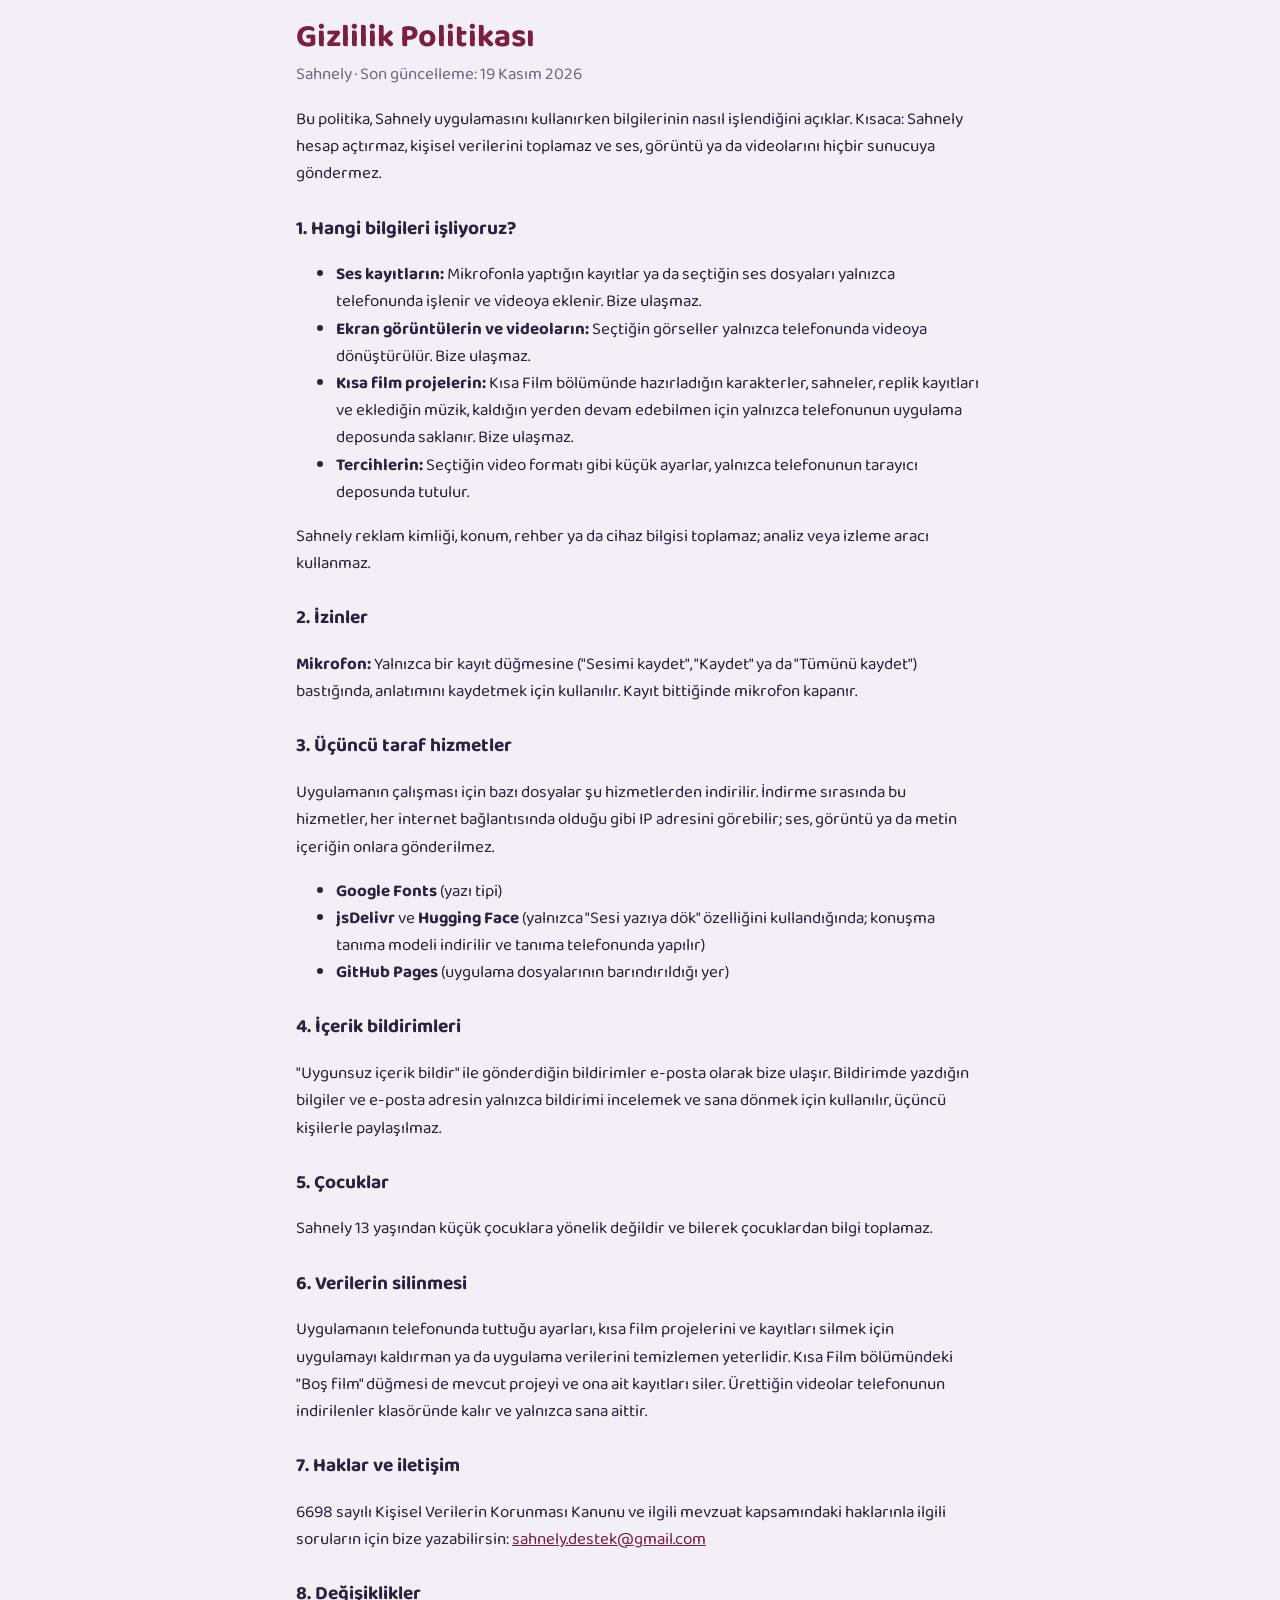
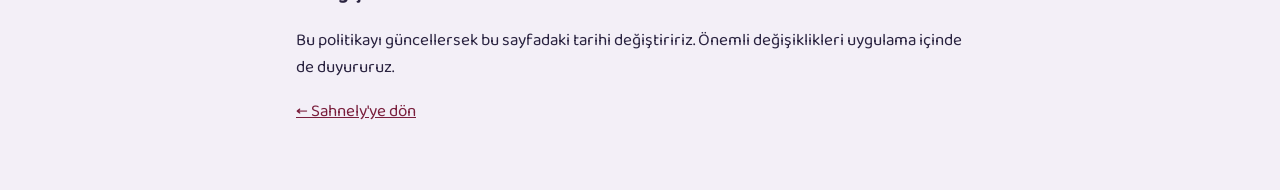
<file: gizlilik.html>
<!doctype html>
<html lang="tr"><head><meta charset="utf-8"><meta name="viewport" content="width=device-width, initial-scale=1">
<title>Sahnely Gizlilik Politikası</title>
<link href="https://fonts.googleapis.com/css2?family=Baloo+2:wght@400;700&display=swap" rel="stylesheet"><link rel="stylesheet" href="ortak.css"></head>
<body><main>
<h1>Gizlilik Politikası</h1>
<p class="tarih">Sahnely · Son güncelleme: 19 Kasım 2026</p>

<p>Bu politika, Sahnely uygulamasını kullanırken bilgilerinin nasıl işlendiğini açıklar. Kısaca: Sahnely hesap açtırmaz, kişisel verilerini toplamaz ve ses, görüntü ya da videolarını hiçbir sunucuya göndermez.</p>

<h2>1. Hangi bilgileri işliyoruz?</h2>
<ul>
<li><b>Ses kayıtların:</b> Mikrofonla yaptığın kayıtlar ya da seçtiğin ses dosyaları yalnızca telefonunda işlenir ve videoya eklenir. Bize ulaşmaz.</li>
<li><b>Ekran görüntülerin ve videoların:</b> Seçtiğin görseller yalnızca telefonunda videoya dönüştürülür. Bize ulaşmaz.</li>
<li><b>Kısa film projelerin:</b> Kısa Film bölümünde hazırladığın karakterler, sahneler, replik kayıtları ve eklediğin müzik, kaldığın yerden devam edebilmen için yalnızca telefonunun uygulama deposunda saklanır. Bize ulaşmaz.</li>
<li><b>Tercihlerin:</b> Seçtiğin video formatı gibi küçük ayarlar, yalnızca telefonunun tarayıcı deposunda tutulur.</li>
</ul>
<p>Sahnely reklam kimliği, konum, rehber ya da cihaz bilgisi toplamaz; analiz veya izleme aracı kullanmaz.</p>

<h2>2. İzinler</h2>
<p><b>Mikrofon:</b> Yalnızca bir kayıt düğmesine ("Sesimi kaydet", "Kaydet" ya da "Tümünü kaydet") bastığında, anlatımını kaydetmek için kullanılır. Kayıt bittiğinde mikrofon kapanır.</p>

<h2>3. Üçüncü taraf hizmetler</h2>
<p>Uygulamanın çalışması için bazı dosyalar şu hizmetlerden indirilir. İndirme sırasında bu hizmetler, her internet bağlantısında olduğu gibi IP adresini görebilir; ses, görüntü ya da metin içeriğin onlara gönderilmez.</p>
<ul>
<li><b>Google Fonts</b> (yazı tipi)</li>
<li><b>jsDelivr</b> ve <b>Hugging Face</b> (yalnızca "Sesi yazıya dök" özelliğini kullandığında; konuşma tanıma modeli indirilir ve tanıma telefonunda yapılır)</li>
<li><b>GitHub Pages</b> (uygulama dosyalarının barındırıldığı yer)</li>
</ul>

<h2>4. İçerik bildirimleri</h2>
<p>"Uygunsuz içerik bildir" ile gönderdiğin bildirimler e-posta olarak bize ulaşır. Bildirimde yazdığın bilgiler ve e-posta adresin yalnızca bildirimi incelemek ve sana dönmek için kullanılır, üçüncü kişilerle paylaşılmaz.</p>

<h2>5. Çocuklar</h2>
<p>Sahnely 13 yaşından küçük çocuklara yönelik değildir ve bilerek çocuklardan bilgi toplamaz.</p>

<h2>6. Verilerin silinmesi</h2>
<p>Uygulamanın telefonunda tuttuğu ayarları, kısa film projelerini ve kayıtları silmek için uygulamayı kaldırman ya da uygulama verilerini temizlemen yeterlidir. Kısa Film bölümündeki "Boş film" düğmesi de mevcut projeyi ve ona ait kayıtları siler. Ürettiğin videolar telefonunun indirilenler klasöründe kalır ve yalnızca sana aittir.</p>

<h2>7. Haklar ve iletişim</h2>
<p>6698 sayılı Kişisel Verilerin Korunması Kanunu ve ilgili mevzuat kapsamındaki haklarınla ilgili soruların için bize yazabilirsin: <a href="mailto:sahnely.destek@gmail.com">sahnely.destek@gmail.com</a></p>

<h2>8. Değişiklikler</h2>
<p>Bu politikayı güncellersek bu sayfadaki tarihi değiştiririz. Önemli değişiklikleri uygulama içinde de duyururuz.</p>
<p><a href="index.html">← Sahnely'ye dön</a></p>
</main></body></html>
</file>
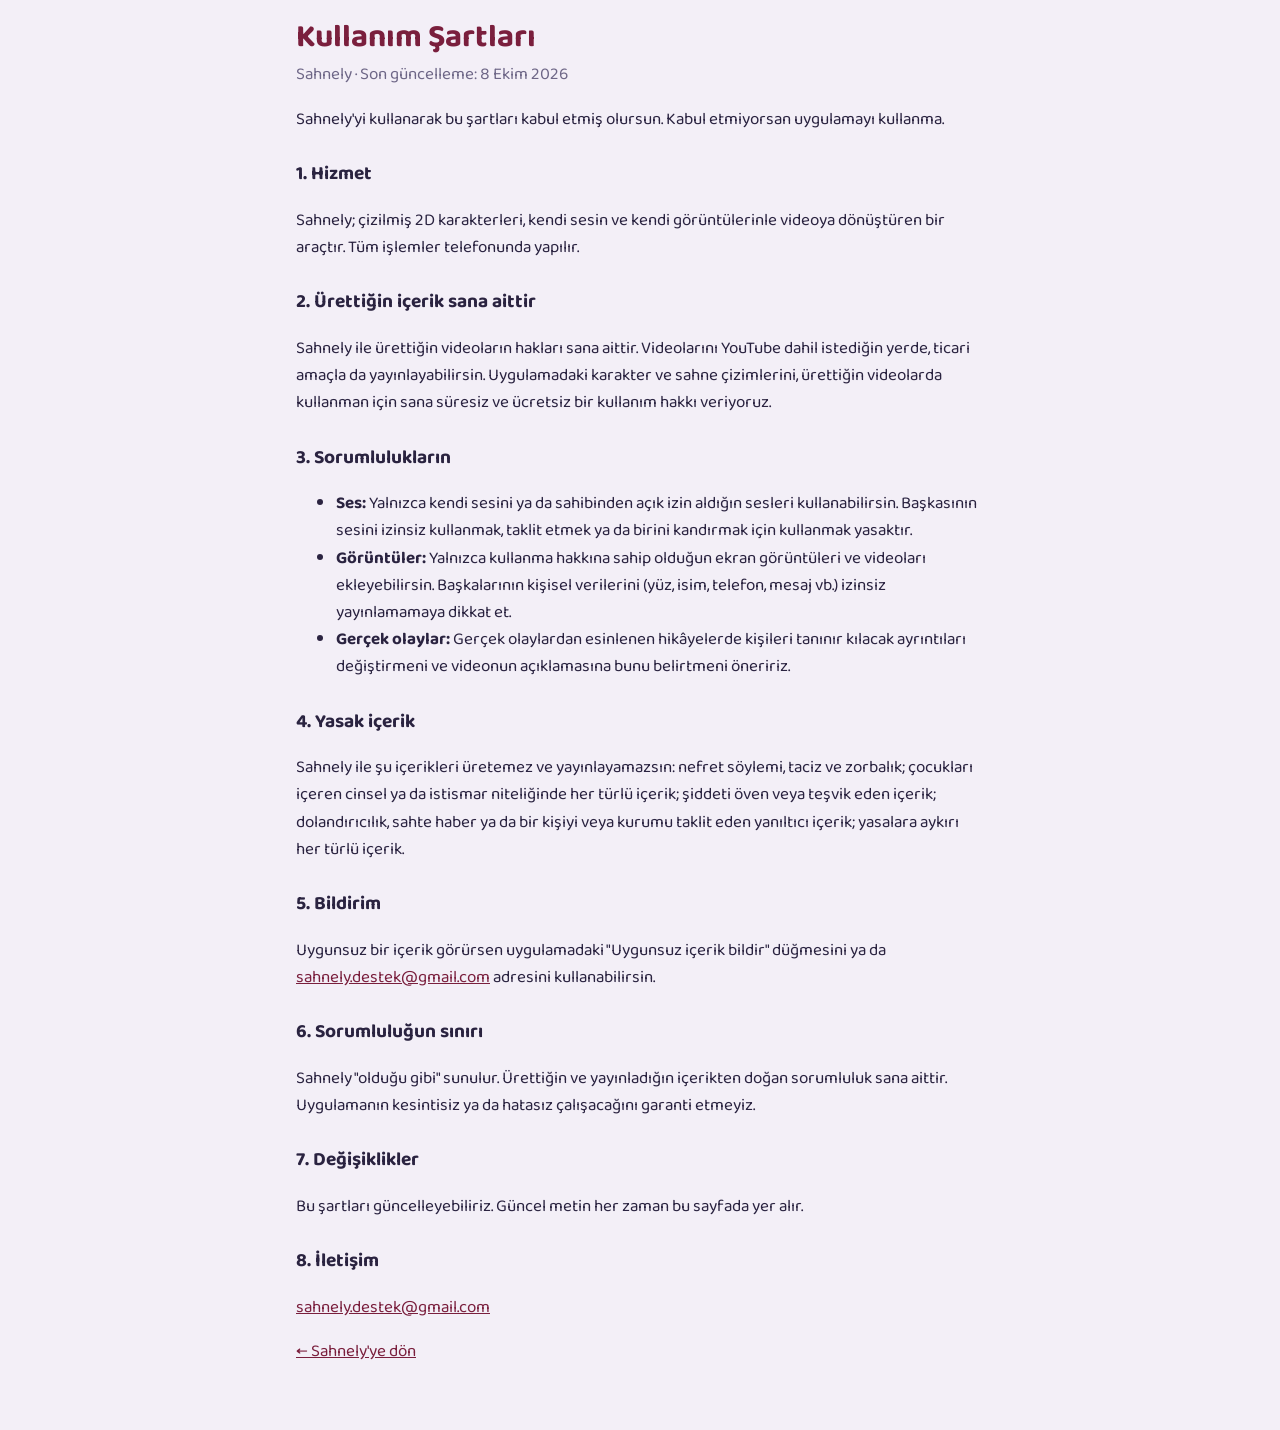
<file: kullanim-sartlari.html>
<!doctype html>
<html lang="tr"><head><meta charset="utf-8"><meta name="viewport" content="width=device-width, initial-scale=1">
<title>Sahnely Kullanım Şartları</title>
<link href="https://fonts.googleapis.com/css2?family=Baloo+2:wght@400;700&display=swap" rel="stylesheet"><link rel="stylesheet" href="ortak.css"></head>
<body><main>
<h1>Kullanım Şartları</h1>
<p class="tarih">Sahnely · Son güncelleme: 8 Ekim 2026</p>

<p>Sahnely'yi kullanarak bu şartları kabul etmiş olursun. Kabul etmiyorsan uygulamayı kullanma.</p>

<h2>1. Hizmet</h2>
<p>Sahnely; çizilmiş 2D karakterleri, kendi sesin ve kendi görüntülerinle videoya dönüştüren bir araçtır. Tüm işlemler telefonunda yapılır.</p>

<h2>2. Ürettiğin içerik sana aittir</h2>
<p>Sahnely ile ürettiğin videoların hakları sana aittir. Videolarını YouTube dahil istediğin yerde, ticari amaçla da yayınlayabilirsin. Uygulamadaki karakter ve sahne çizimlerini, ürettiğin videolarda kullanman için sana süresiz ve ücretsiz bir kullanım hakkı veriyoruz.</p>

<h2>3. Sorumlulukların</h2>
<ul>
<li><b>Ses:</b> Yalnızca kendi sesini ya da sahibinden açık izin aldığın sesleri kullanabilirsin. Başkasının sesini izinsiz kullanmak, taklit etmek ya da birini kandırmak için kullanmak yasaktır.</li>
<li><b>Görüntüler:</b> Yalnızca kullanma hakkına sahip olduğun ekran görüntüleri ve videoları ekleyebilirsin. Başkalarının kişisel verilerini (yüz, isim, telefon, mesaj vb.) izinsiz yayınlamamaya dikkat et.</li>
<li><b>Gerçek olaylar:</b> Gerçek olaylardan esinlenen hikâyelerde kişileri tanınır kılacak ayrıntıları değiştirmeni ve videonun açıklamasına bunu belirtmeni öneririz.</li>
</ul>

<h2>4. Yasak içerik</h2>
<p>Sahnely ile şu içerikleri üretemez ve yayınlayamazsın: nefret söylemi, taciz ve zorbalık; çocukları içeren cinsel ya da istismar niteliğinde her türlü içerik; şiddeti öven veya teşvik eden içerik; dolandırıcılık, sahte haber ya da bir kişiyi veya kurumu taklit eden yanıltıcı içerik; yasalara aykırı her türlü içerik.</p>

<h2>5. Bildirim</h2>
<p>Uygunsuz bir içerik görürsen uygulamadaki "Uygunsuz içerik bildir" düğmesini ya da <a href="mailto:sahnely.destek@gmail.com">sahnely.destek@gmail.com</a> adresini kullanabilirsin.</p>

<h2>6. Sorumluluğun sınırı</h2>
<p>Sahnely "olduğu gibi" sunulur. Ürettiğin ve yayınladığın içerikten doğan sorumluluk sana aittir. Uygulamanın kesintisiz ya da hatasız çalışacağını garanti etmeyiz.</p>

<h2>7. Değişiklikler</h2>
<p>Bu şartları güncelleyebiliriz. Güncel metin her zaman bu sayfada yer alır.</p>

<h2>8. İletişim</h2>
<p><a href="mailto:sahnely.destek@gmail.com">sahnely.destek@gmail.com</a></p>
<p><a href="index.html">← Sahnely'ye dön</a></p>
</main></body></html>
</file>
<file: ortak.css>
:root{--bg:#F3EFF7;--panel:#fff;--ink:#2A2340;--muted:#6E6787;--accent:#7A1F3D;--line:#DCD4E8;color-scheme:light dark}
@media (prefers-color-scheme:dark){:root:not([data-theme="light"]){--bg:#1D1B2E;--panel:#282541;--ink:#EDE8F6;--muted:#A9A2C0;--accent:#C2456E;--line:#3A3658}}
:root[data-theme="dark"]{--bg:#1D1B2E;--panel:#282541;--ink:#EDE8F6;--muted:#A9A2C0;--accent:#C2456E;--line:#3A3658}
*{box-sizing:border-box}html,body{margin:0}
body{background:var(--bg);color:var(--ink);font:17px/1.6 "Baloo 2",system-ui,-apple-system,"Segoe UI",Roboto,sans-serif}
main{max-width:720px;margin:0 auto;padding:20px 16px 48px}
h1{color:var(--accent);font-size:2rem;line-height:1.15;margin:0 0 4px}
h2{font-size:1.2rem;margin:26px 0 6px}
p,li{max-width:68ch}
.tarih{color:var(--muted);margin:0 0 18px}
a{color:var(--accent)}
</file>
